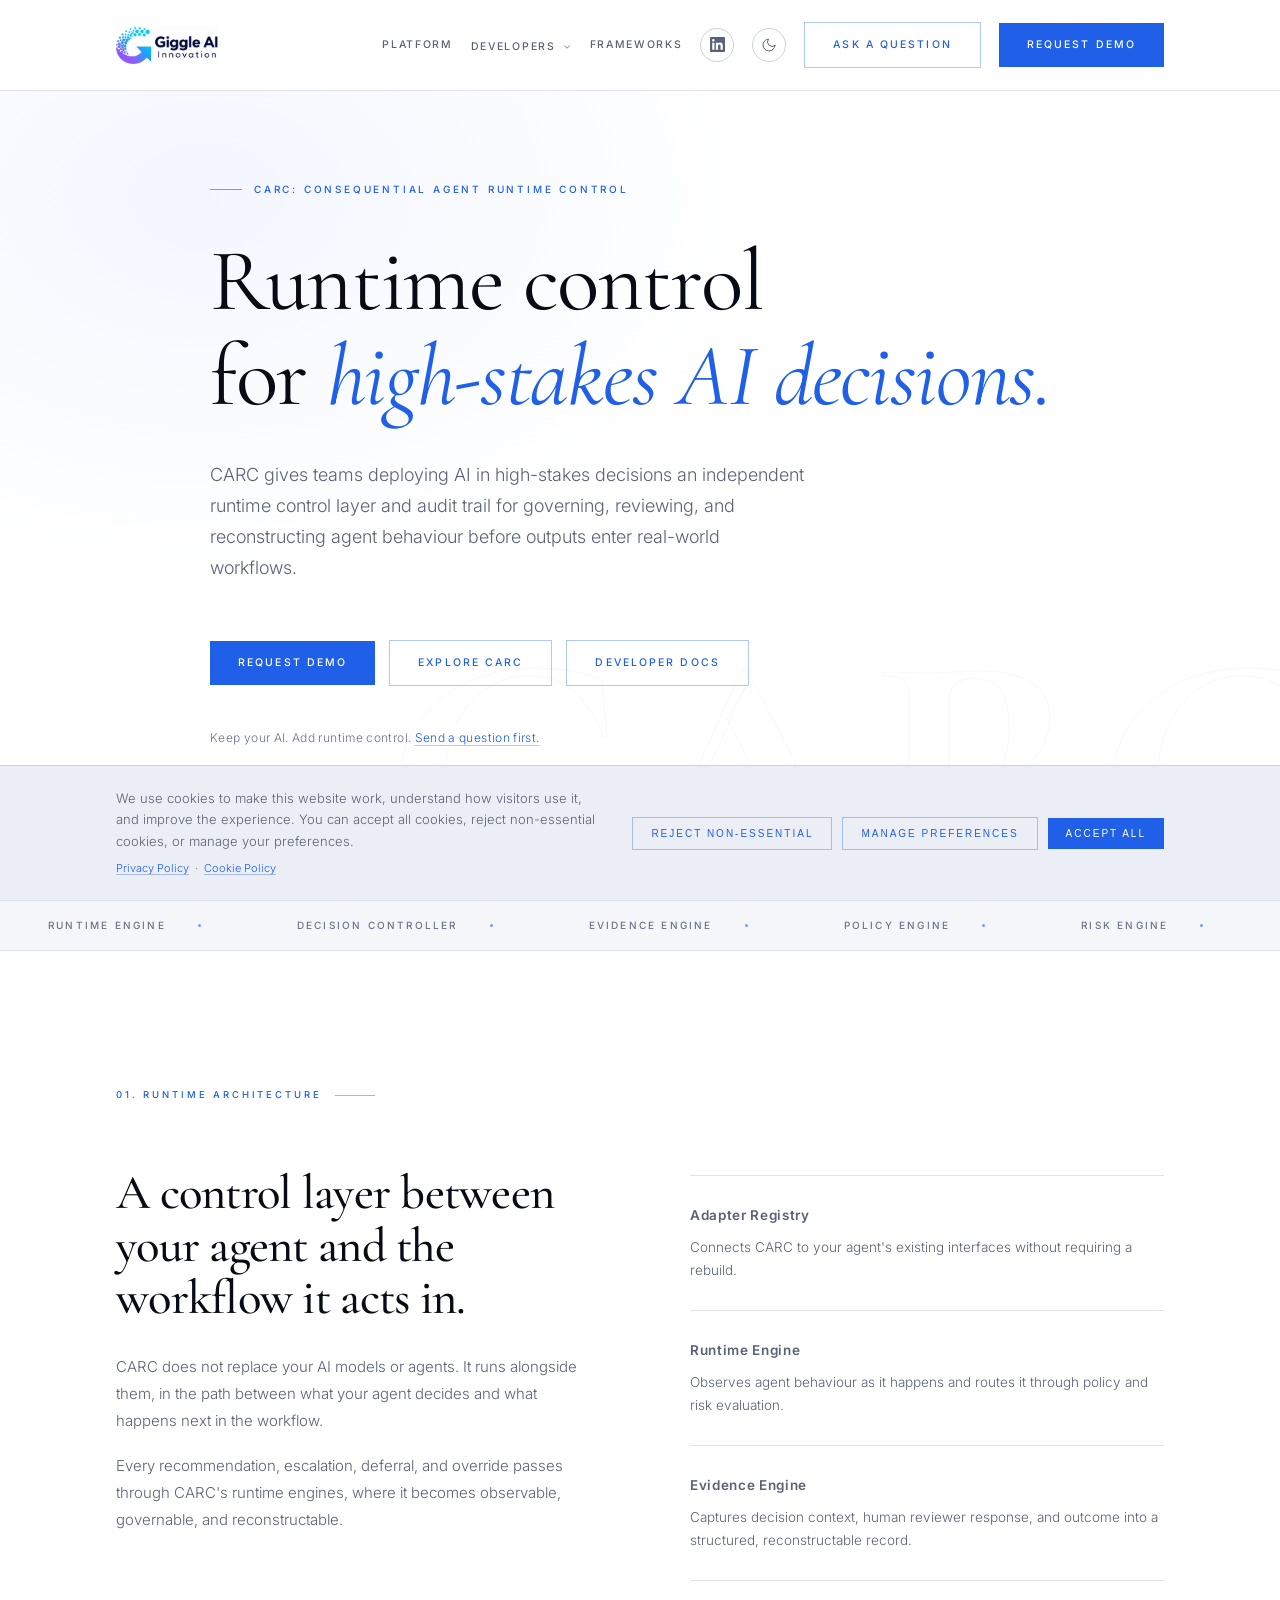
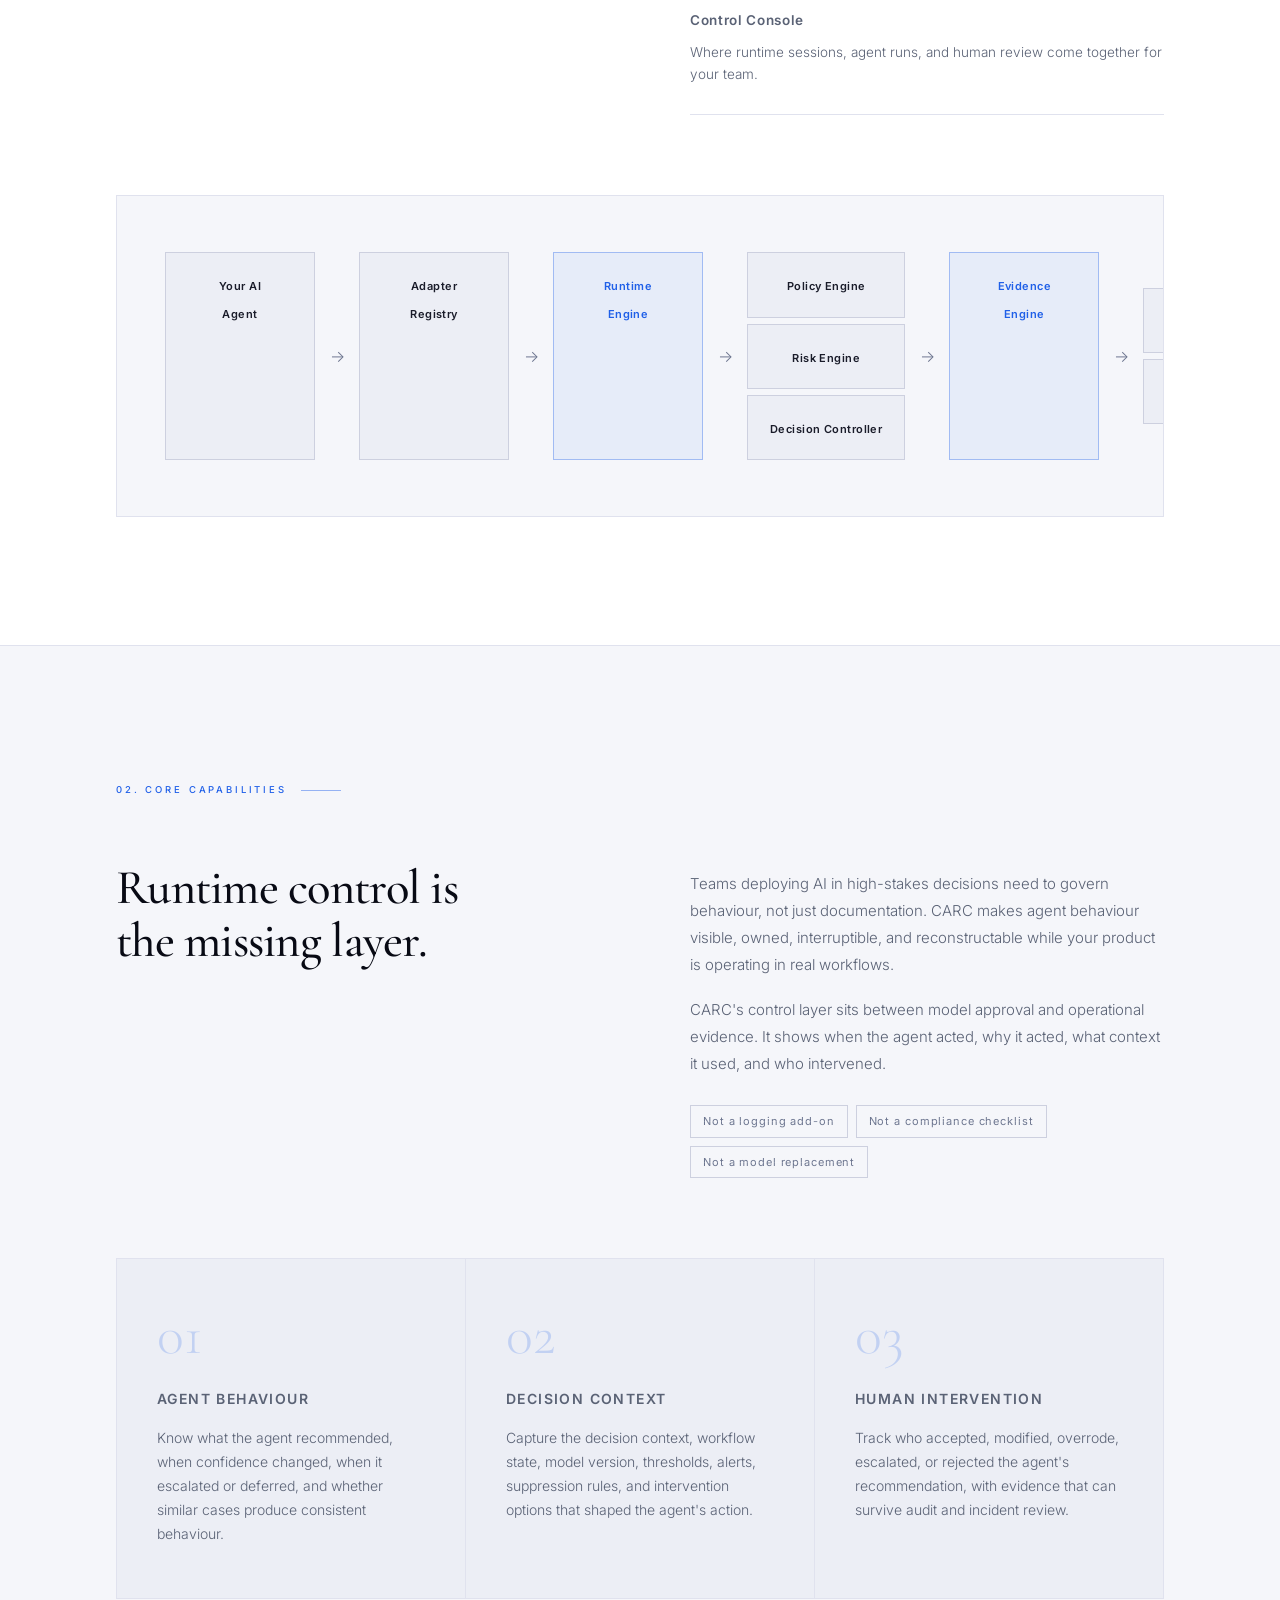
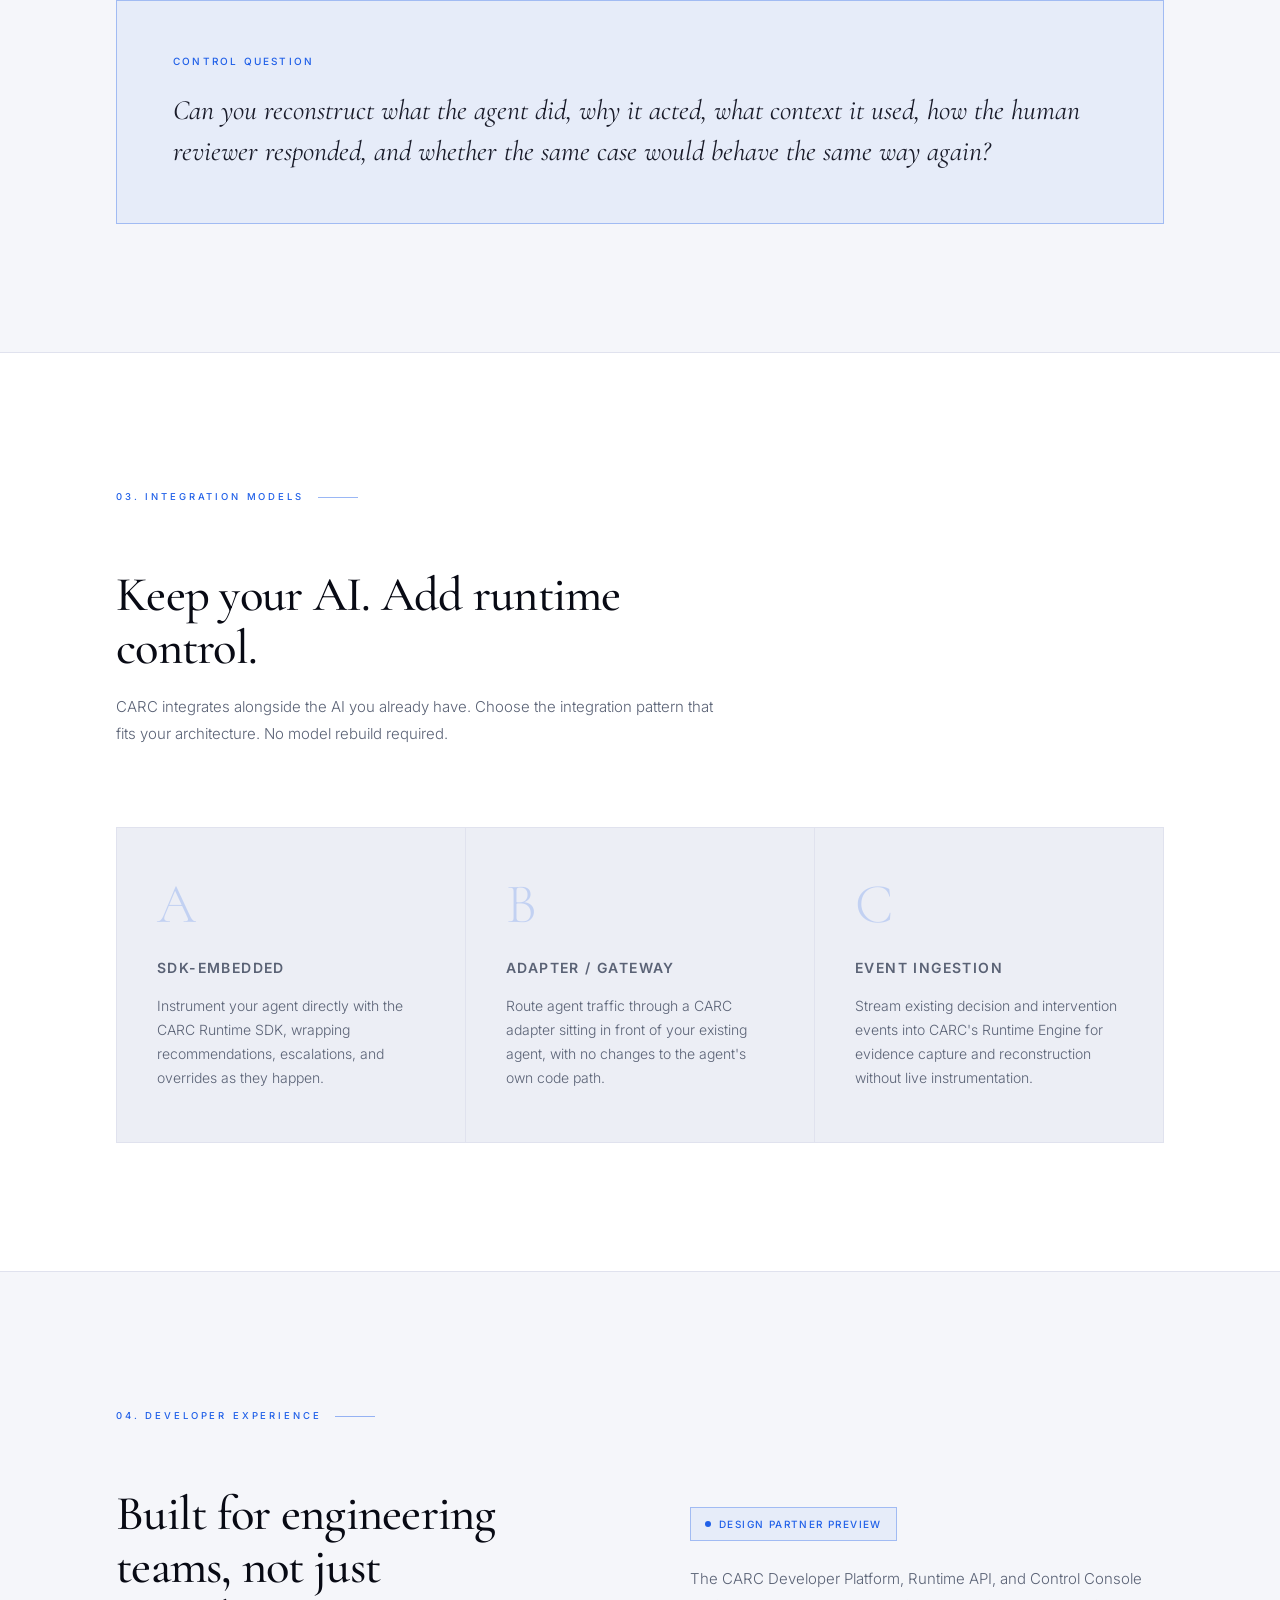
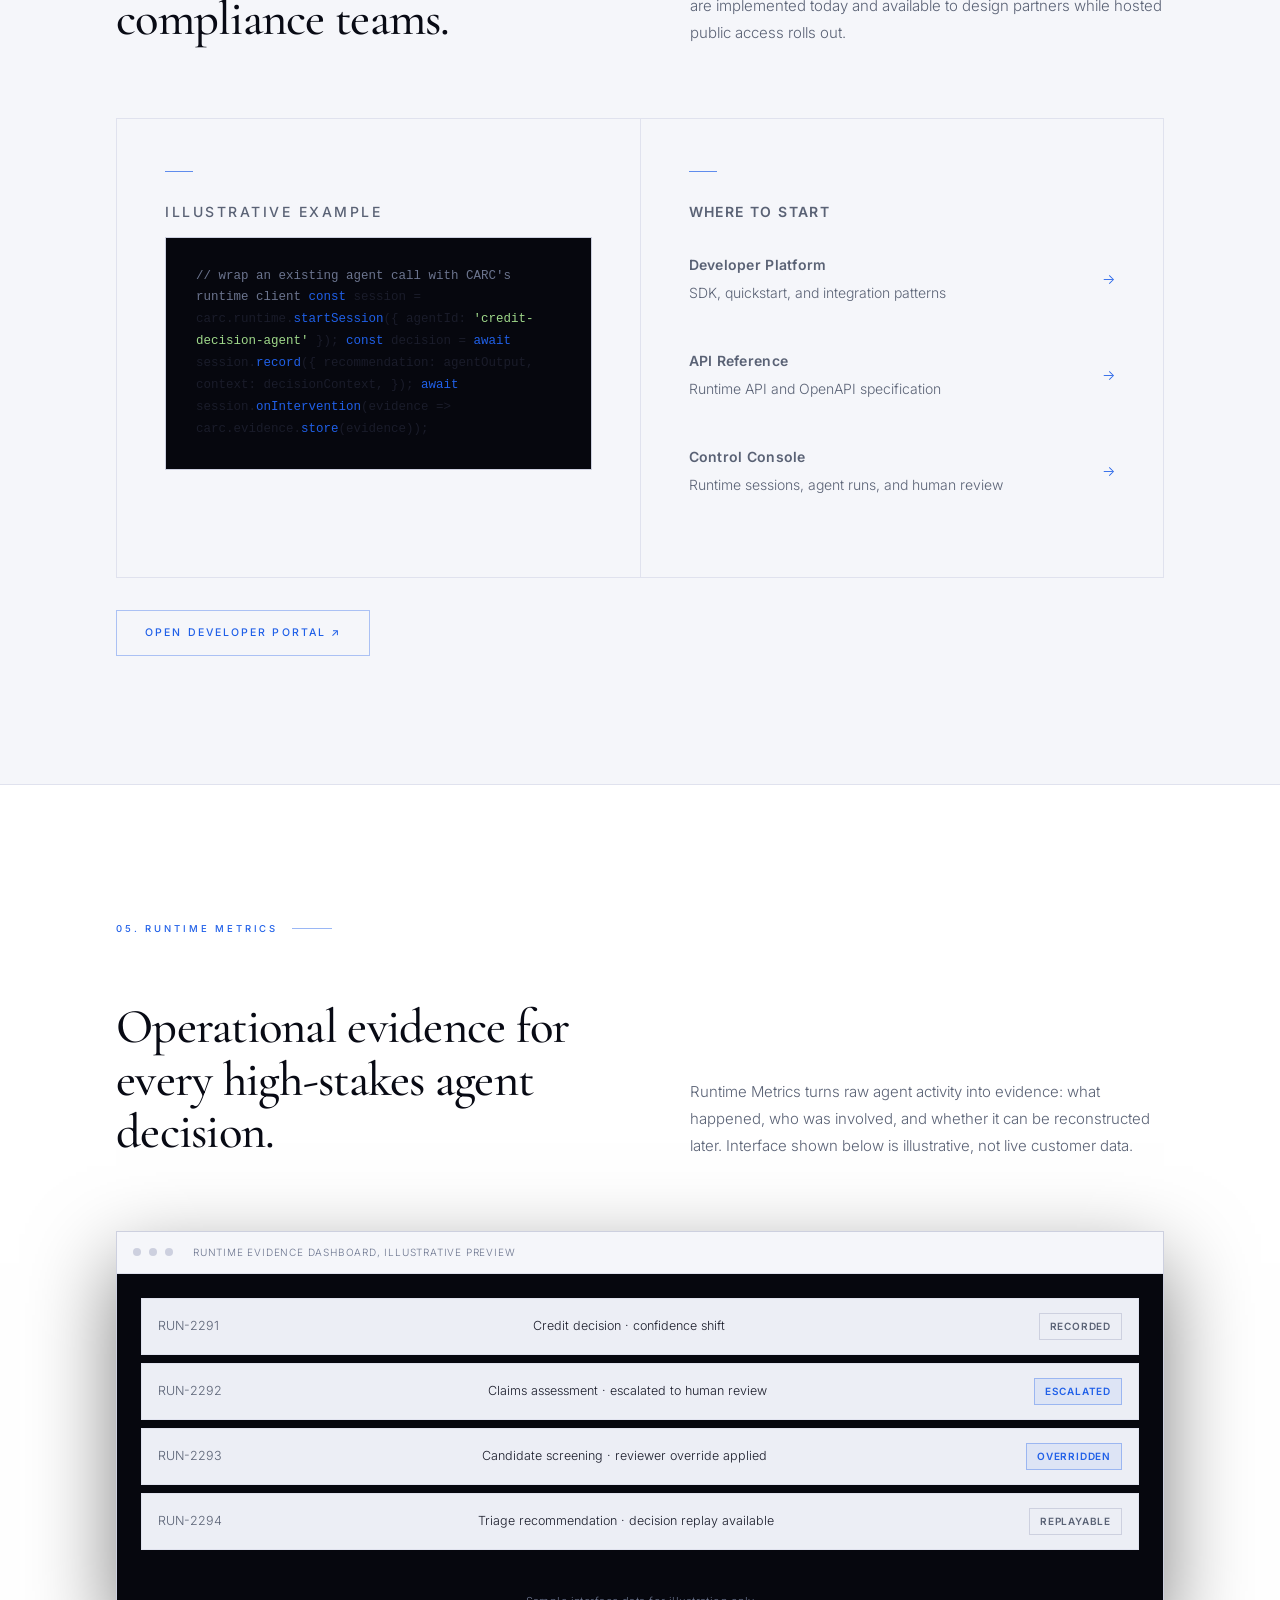
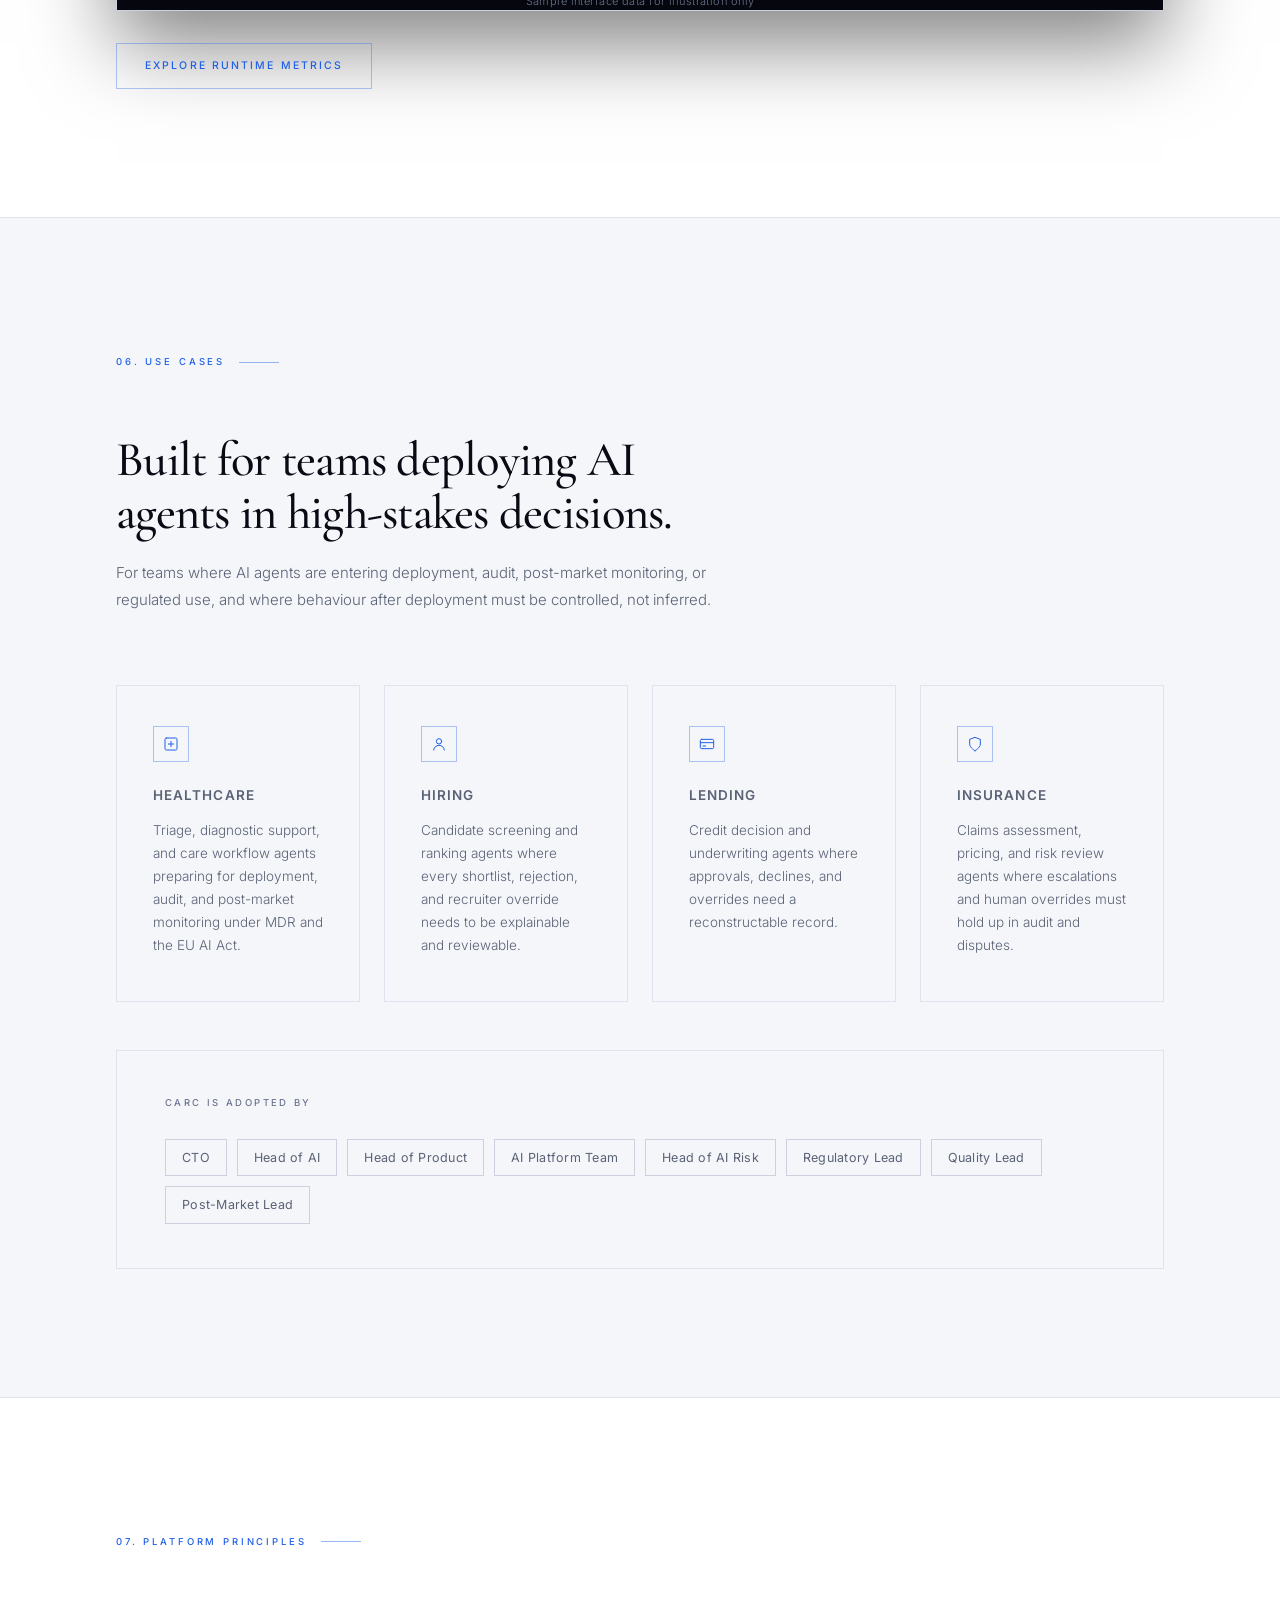
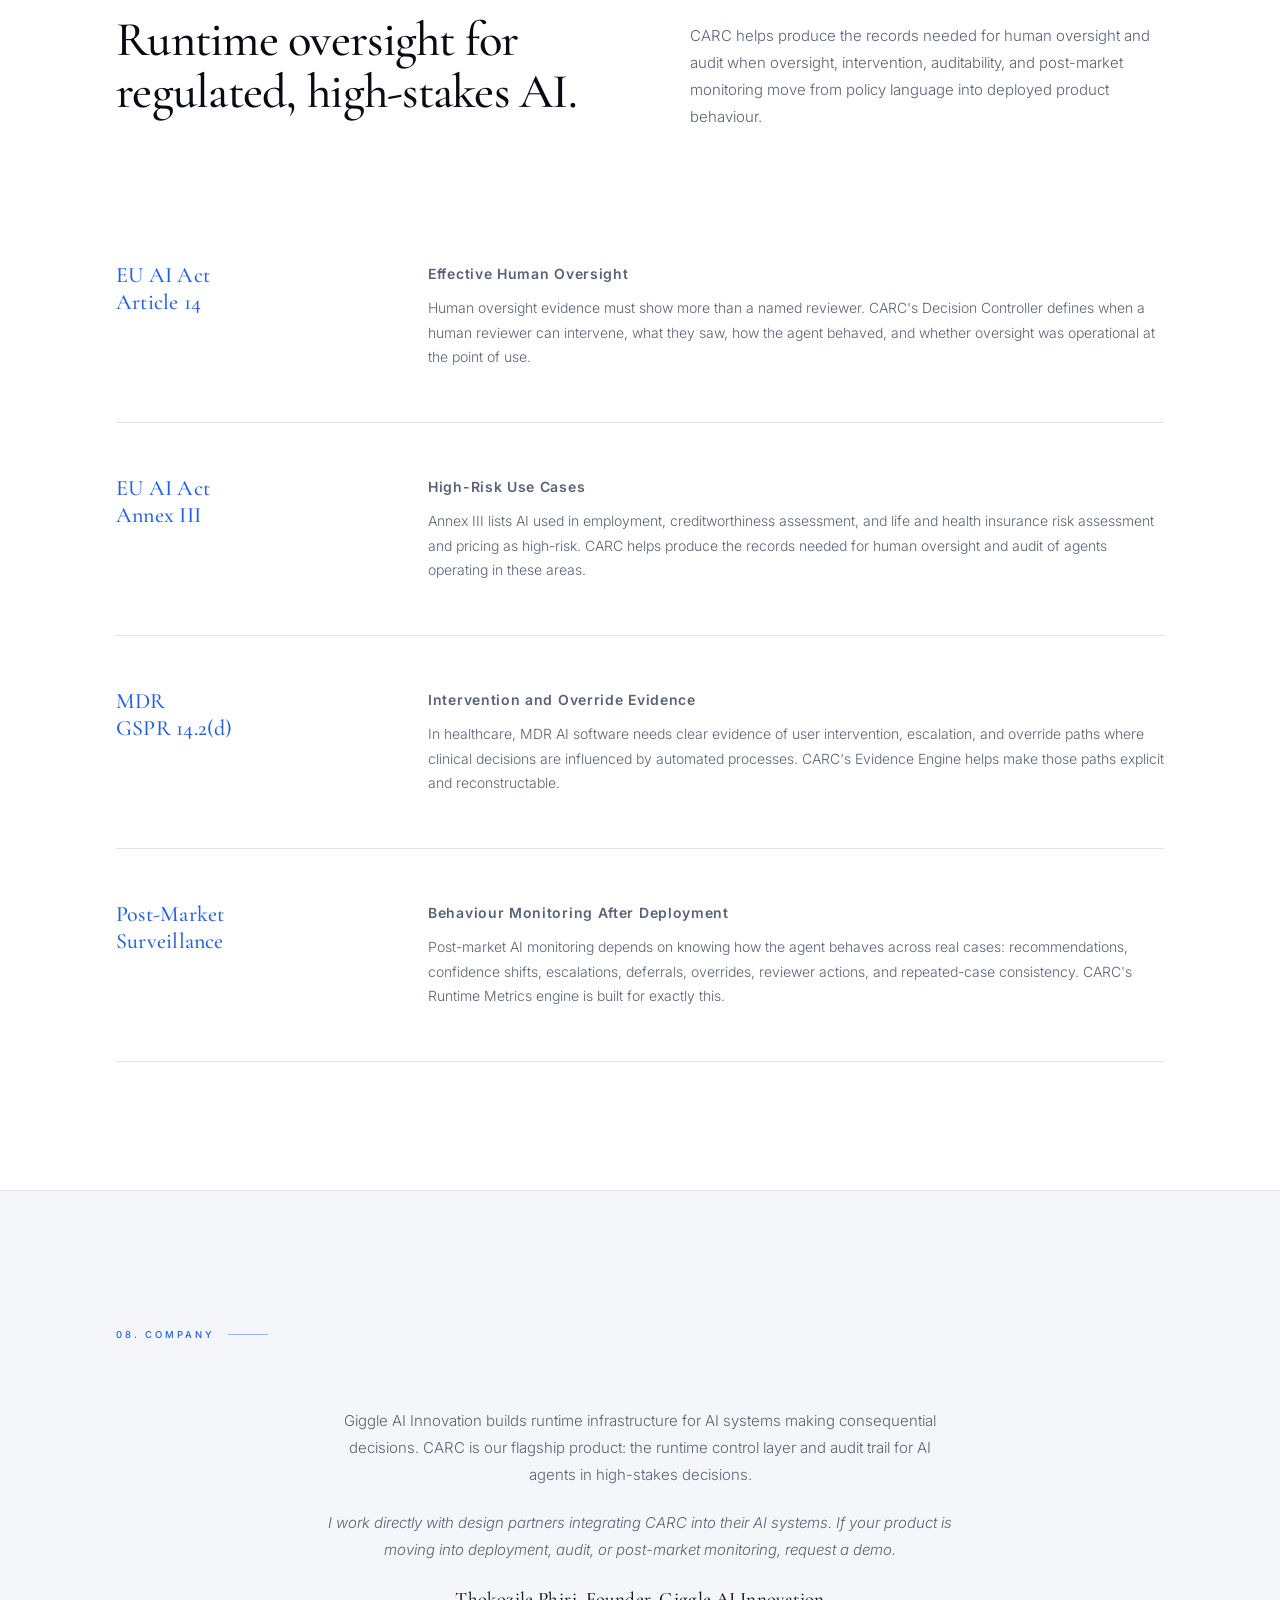
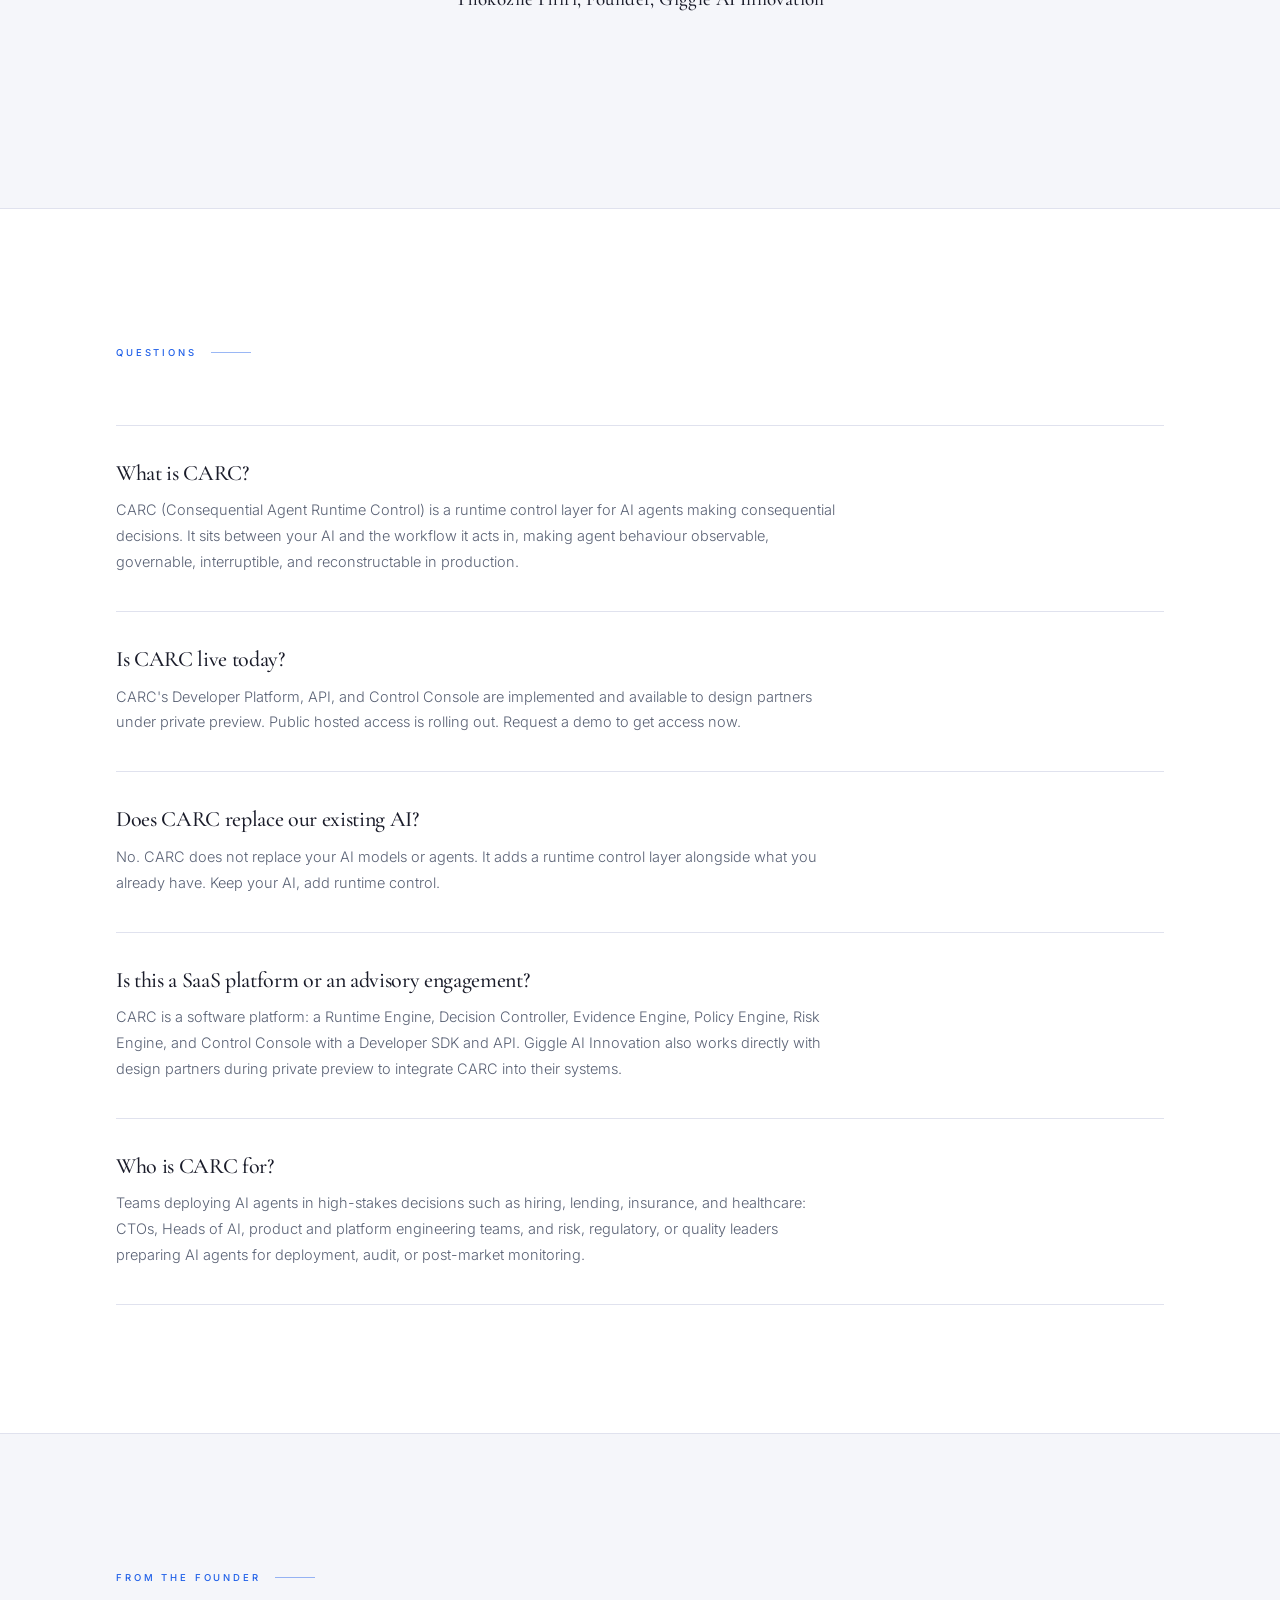
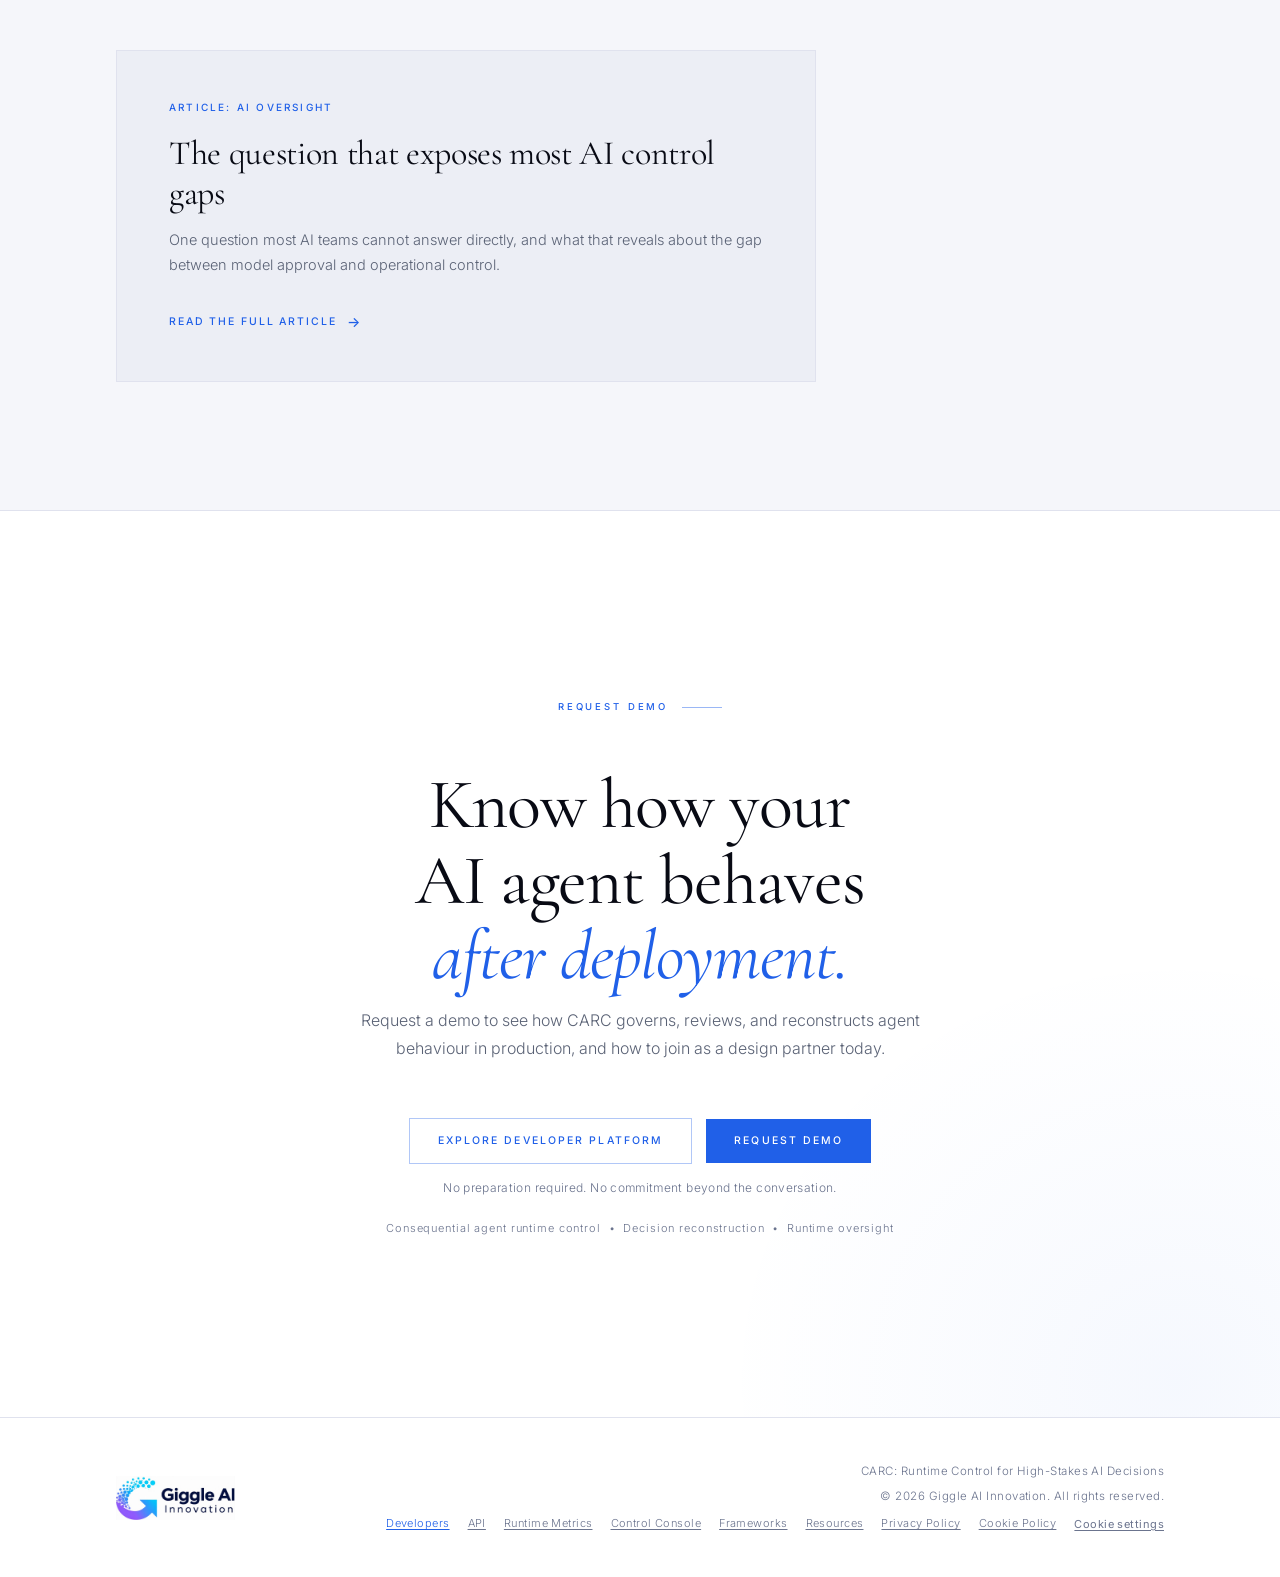
<file: index.html>
<!DOCTYPE html>
<html lang="en">
<head>
  <meta charset="UTF-8">
  <meta name="viewport" content="width=device-width, initial-scale=1.0">
  <meta name="description" content="CARC is the runtime control layer for AI agents making consequential decisions. It governs, reviews, and reconstructs agent behaviour before outputs enter real-world workflows. Built by Giggle AI Innovation.">
  <meta name="keywords" content="CARC, consequential agent runtime control, runtime control for AI agents, high-stakes AI decisions, AI audit trails, AI oversight, AI runtime monitoring, EU AI Act Annex III, EU AI Act high-risk AI, MDR AI software, AI auditability, human oversight AI, decision reconstruction">
  <title>CARC: Runtime Control for High-Stakes AI Decisions | Giggle AI Innovation</title>

  <link rel="preconnect" href="https://fonts.googleapis.com">
  <link rel="preconnect" href="https://fonts.gstatic.com" crossorigin>
  <link href="https://fonts.googleapis.com/css2?family=Cormorant+Garamond:ital,wght@0,300;0,400;0,500;0,600;1,300;1,400;1,500&amp;family=Inter:wght@300;400;500;600&amp;display=swap" rel="stylesheet">

  <link rel="icon" href="assets/icons/favicon.svg" type="image/svg+xml">
  <link rel="canonical" href="https://giggleaiinnovation.com">

  <!-- Open Graph -->
  <meta property="og:type"        content="website">
  <meta property="og:url"         content="https://giggleaiinnovation.com">
  <meta property="og:title"       content="CARC: Runtime Control for High-Stakes AI Decisions | Giggle AI Innovation">
  <meta property="og:description" content="An independent runtime control layer for governing, reviewing, and reconstructing agent behaviour before outputs enter real-world workflows.">
  <meta property="og:image"       content="https://giggleaiinnovation.com/assets/images/giggleaiinnovation-logo-dark.png">

  <!-- Twitter / X -->
  <meta name="twitter:card"        content="summary_large_image">
  <meta name="twitter:title"       content="CARC: Runtime Control for High-Stakes AI Decisions | Giggle AI Innovation">
  <meta name="twitter:description" content="An independent runtime control layer for governing, reviewing, and reconstructing agent behaviour before outputs enter real-world workflows.">
  <meta name="twitter:image"       content="https://giggleaiinnovation.com/assets/images/giggleaiinnovation-logo-dark.png">

  <link rel="stylesheet" href="assets/css/tokens.css">
  <link rel="stylesheet" href="assets/css/base.css">
  <link rel="stylesheet" href="assets/css/layout.css">
  <link rel="stylesheet" href="assets/css/components.css">
  <link rel="stylesheet" href="assets/css/utilities.css">
  <link rel="stylesheet" href="assets/css/themes.css">

  <!-- Structured Data: Organization -->
  <script type="application/ld+json">
  {
    "@context": "https://schema.org",
    "@type": "Organization",
    "name": "Giggle AI Innovation",
    "url": "https://giggleaiinnovation.com",
    "founder": {
      "@type": "Person",
      "name": "Thokozile Phiri"
    },
    "description": "Giggle AI Innovation builds runtime infrastructure for AI systems making consequential decisions. Its product, CARC, is the runtime control layer for AI agents in hiring, lending, insurance, healthcare, and other high-stakes decisions."
  }
  </script>

  <!-- Structured Data: Product -->
  <script type="application/ld+json">
  {
    "@context": "https://schema.org",
    "@type": "SoftwareApplication",
    "name": "CARC",
    "alternateName": "Consequential Agent Runtime Control",
    "applicationCategory": "DeveloperApplication",
    "operatingSystem": "Web",
    "description": "CARC is the runtime control layer for AI agents making consequential decisions. It governs, reviews, and reconstructs agent behaviour before outputs enter real-world workflows. Available to design partners under private preview.",
    "publisher": {
      "@type": "Organization",
      "name": "Giggle AI Innovation"
    }
  }
  </script>

  <!-- Structured Data: FAQ -->
  <script type="application/ld+json">
  {
    "@context": "https://schema.org",
    "@type": "FAQPage",
    "mainEntity": [
      {
        "@type": "Question",
        "name": "What is CARC?",
        "acceptedAnswer": {
          "@type": "Answer",
          "text": "CARC (Consequential Agent Runtime Control) is a runtime control layer for AI agents making consequential decisions. It sits between your AI and the workflow it acts in, making agent behaviour observable, governable, interruptible, and reconstructable in production."
        }
      },
      {
        "@type": "Question",
        "name": "Is CARC live today?",
        "acceptedAnswer": {
          "@type": "Answer",
          "text": "CARC's Developer Platform, API, and Control Console are implemented and available to design partners under private preview. Public hosted access is rolling out. Request a demo to get access now."
        }
      },
      {
        "@type": "Question",
        "name": "Does CARC replace our existing AI?",
        "acceptedAnswer": {
          "@type": "Answer",
          "text": "No. CARC does not replace your AI models or agents. It adds a runtime control layer alongside what you already have, so you can keep your AI and add runtime control rather than rebuild it."
        }
      },
      {
        "@type": "Question",
        "name": "Is CARC a SaaS platform or an advisory engagement?",
        "acceptedAnswer": {
          "@type": "Answer",
          "text": "CARC is a software platform: a Runtime Engine, Decision Controller, Evidence Engine, Policy Engine, Risk Engine, and Control Console with a Developer SDK and API. Giggle AI Innovation also works directly with design partners during private preview to integrate CARC into their AI systems."
        }
      },
      {
        "@type": "Question",
        "name": "Who is CARC for?",
        "acceptedAnswer": {
          "@type": "Answer",
          "text": "Teams deploying AI agents in high-stakes decisions such as hiring, lending, insurance, and healthcare: CTOs, Heads of AI, product and platform engineering teams, and risk, regulatory, or quality leaders preparing AI agents for deployment, audit, or post-market monitoring under the EU AI Act and sector rules such as MDR."
        }
      }
    ]
  }
  </script>
</head>
<body>

<a href="#main" class="skip-link">Skip to content</a>

<!-- ═══ NAV ════════════════════════════════════════════════════════════════════ -->
<nav id="nav">
  <div class="wrap">
    <div class="nav-flex">
      <a href="/" aria-label="Giggle AI Innovation home page">
        <img src="assets/images/giggleaiinnovation-logo-dark.png" alt="Giggle AI Innovation" class="nav-logo-img" id="navLogo">
      </a>
      <div class="nav-actions">
        <a href="index.html#architecture" class="nav-link">Platform</a>

        <div class="nav-dropdown">
          <button class="nav-dropdown-trigger" aria-expanded="false" aria-haspopup="true">
            Developers
            <svg viewBox="0 0 24 24"><polyline points="6 9 12 15 18 9"/></svg>
          </button>
          <div class="nav-dropdown-menu">
            <a href="developers.html" class="nav-dropdown-item" target="_blank" rel="noopener">
              <span class="nav-dropdown-item-title">Developer Platform</span>
              <span class="nav-dropdown-item-desc">SDK, quickstart, integration patterns</span>
            </a>
            <a href="api.html" class="nav-dropdown-item">
              <span class="nav-dropdown-item-title">API Reference</span>
              <span class="nav-dropdown-item-desc">Runtime API and OpenAPI specification</span>
            </a>
            <a href="runtime-metrics.html" class="nav-dropdown-item">
              <span class="nav-dropdown-item-title">Runtime Metrics</span>
              <span class="nav-dropdown-item-desc">Evidence dashboard and Decision Replay</span>
            </a>
            <a href="control-console.html" class="nav-dropdown-item">
              <span class="nav-dropdown-item-title">Control Console</span>
              <span class="nav-dropdown-item-desc">Runtime sessions and human review</span>
            </a>
          </div>
        </div>

        <a href="frameworks.html" class="nav-link">Frameworks</a>

        <a href="https://www.linkedin.com/company/giggle-ai-innovation" target="_blank" rel="noopener" class="social-link" aria-label="Giggle AI Innovation on LinkedIn">
          <svg viewBox="0 0 24 24" xmlns="http://www.w3.org/2000/svg"><path d="M20.447 20.452h-3.554v-5.569c0-1.328-.027-3.037-1.852-3.037-1.853 0-2.136 1.445-2.136 2.939v5.667H9.351V9h3.414v1.561h.046c.477-.9 1.637-1.85 3.37-1.85 3.601 0 4.267 2.37 4.267 5.455v6.286zM5.337 7.433a2.062 2.062 0 0 1-2.063-2.065 2.064 2.064 0 1 1 2.063 2.065zm1.782 13.019H3.555V9h3.564v11.452zM22.225 0H1.771C.792 0 0 .774 0 1.729v20.542C0 23.227.792 24 1.771 24h20.451C23.2 24 24 23.227 24 22.271V1.729C24 .774 23.2 0 22.222 0h.003z"/></svg>
        </a>
        <button id="themeToggle" class="theme-toggle" aria-label="Toggle colour theme">
          <svg class="icon-sun" viewBox="0 0 24 24"><circle cx="12" cy="12" r="4"/><line x1="12" y1="2" x2="12" y2="4"/><line x1="12" y1="20" x2="12" y2="22"/><line x1="4.22" y1="4.22" x2="5.64" y2="5.64"/><line x1="18.36" y1="18.36" x2="19.78" y2="19.78"/><line x1="2" y1="12" x2="4" y2="12"/><line x1="20" y1="12" x2="22" y2="12"/><line x1="4.22" y1="19.78" x2="5.64" y2="18.36"/><line x1="18.36" y1="5.64" x2="19.78" y2="4.22"/></svg>
          <svg class="icon-moon" viewBox="0 0 24 24"><path d="M21 12.79A9 9 0 1 1 11.21 3 7 7 0 0 0 21 12.79z"/></svg>
        </button>
        <a href="mailto:info@giggleaiinnovation.com?subject=CARC%20Question" class="btn btn-outline nav-ask">Ask a Question</a>
        <a href="#contact-sales" data-contact-sales-open aria-haspopup="dialog" class="btn btn-gold">Request Demo</a>
      </div>
    </div>
  </div>
</nav>


<main id="main">
<!-- ═══ HERO ═══════════════════════════════════════════════════════════════════ -->
<section id="hero">
  <div class="wrap">
    <div class="hero-inner">
      <p class="eyebrow">CARC: Consequential Agent Runtime Control</p>
      <h1 class="hero-h1">
        Runtime control<br>
        for <em>high-stakes AI decisions.</em>
      </h1>
      <p class="hero-sub">
        CARC gives teams deploying AI in high-stakes decisions an independent runtime control layer and audit trail for governing,
        reviewing, and reconstructing agent behaviour before outputs enter real-world workflows.
      </p>
      <div class="hero-actions">
        <div class="cta-pair">
          <a href="#contact-sales" data-contact-sales-open aria-haspopup="dialog" class="btn btn-gold">Request Demo</a>
          <a href="#architecture" class="btn btn-outline">Explore CARC</a>
          <a href="developers.html" class="btn btn-outline">Developer Docs</a>
        </div>
        <p class="cta-microcopy">Keep your AI. Add runtime control. <a href="mailto:info@giggleaiinnovation.com?subject=CARC%20Question">Send a question first.</a></p>
      </div>
    </div>
  </div>
  <div class="hero-watermark" aria-hidden="true">CARC</div>
</section>


<!-- ═══ TICKER ══════════════════════════════════════════════════════════════════ -->
<div class="ticker-wrap" aria-hidden="true">
  <div class="ticker-track">
    <span class="ticker-item">Runtime Engine <span class="ticker-dot"></span></span>
    <span class="ticker-item">Decision Controller <span class="ticker-dot"></span></span>
    <span class="ticker-item">Evidence Engine <span class="ticker-dot"></span></span>
    <span class="ticker-item">Policy Engine <span class="ticker-dot"></span></span>
    <span class="ticker-item">Risk Engine <span class="ticker-dot"></span></span>
    <span class="ticker-item">Agent Registry <span class="ticker-dot"></span></span>
    <span class="ticker-item">Adapter Registry <span class="ticker-dot"></span></span>
    <span class="ticker-item">Decision Replay <span class="ticker-dot"></span></span>
    <span class="ticker-item">Runtime Metrics <span class="ticker-dot"></span></span>
    <span class="ticker-item">Developer SDK <span class="ticker-dot"></span></span>
    <span class="ticker-item">Runtime Engine <span class="ticker-dot"></span></span>
    <span class="ticker-item">Decision Controller <span class="ticker-dot"></span></span>
    <span class="ticker-item">Evidence Engine <span class="ticker-dot"></span></span>
    <span class="ticker-item">Policy Engine <span class="ticker-dot"></span></span>
    <span class="ticker-item">Risk Engine <span class="ticker-dot"></span></span>
    <span class="ticker-item">Agent Registry <span class="ticker-dot"></span></span>
    <span class="ticker-item">Adapter Registry <span class="ticker-dot"></span></span>
    <span class="ticker-item">Decision Replay <span class="ticker-dot"></span></span>
    <span class="ticker-item">Runtime Metrics <span class="ticker-dot"></span></span>
    <span class="ticker-item">Developer SDK <span class="ticker-dot"></span></span>
  </div>
</div>


<!-- ═══ RUNTIME ARCHITECTURE ═══════════════════════════════════════════════════ -->
<section class="section" id="architecture">
  <div class="wrap">
    <p class="sec-label">01. Runtime Architecture</p>

    <div class="problem-grid">
      <div class="problem-body r">
        <h2 class="problem-h2">A control layer between your agent and the workflow it acts in.</h2>
        <p>CARC does not replace your AI models or agents. It runs alongside them, in the path between what your agent decides and what happens next in the workflow.</p>
        <p>Every recommendation, escalation, deferral, and override passes through CARC's runtime engines, where it becomes observable, governable, and reconstructable.</p>
      </div>
      <div class="problem-list r r-d1">
        <div class="problem-item">
          <p class="problem-item-title">Adapter Registry</p>
          <p>Connects CARC to your agent's existing interfaces without requiring a rebuild.</p>
        </div>
        <div class="problem-item">
          <p class="problem-item-title">Runtime Engine</p>
          <p>Observes agent behaviour as it happens and routes it through policy and risk evaluation.</p>
        </div>
        <div class="problem-item">
          <p class="problem-item-title">Evidence Engine</p>
          <p>Captures decision context, human reviewer response, and outcome into a structured, reconstructable record.</p>
        </div>
        <div class="problem-item">
          <p class="problem-item-title">Control Console</p>
          <p>Where runtime sessions, agent runs, and human review come together for your team.</p>
        </div>
      </div>
    </div>

    <div class="arch-diagram r" style="margin-top:80px;" role="img" aria-label="CARC runtime architecture: Your AI Agent connects through the Adapter Registry to the Runtime Engine, which coordinates the Policy Engine, Risk Engine, and Decision Controller, feeding the Evidence Engine, Decision Replay, and Runtime Metrics, surfaced in the Control Console.">
      <div class="arch-row">
        <div class="arch-node"><span class="arch-node-label">Your AI<br>Agent</span></div>
        <div class="arch-connector">&rarr;</div>
        <div class="arch-node"><span class="arch-node-label">Adapter<br>Registry</span></div>
        <div class="arch-connector">&rarr;</div>
        <div class="arch-node arch-node--accent"><span class="arch-node-label">Runtime<br>Engine</span></div>
        <div class="arch-connector">&rarr;</div>
        <div class="arch-stack">
          <div class="arch-node"><span class="arch-node-label">Policy Engine</span></div>
          <div class="arch-node"><span class="arch-node-label">Risk Engine</span></div>
          <div class="arch-node"><span class="arch-node-label">Decision Controller</span></div>
        </div>
        <div class="arch-connector">&rarr;</div>
        <div class="arch-node arch-node--accent"><span class="arch-node-label">Evidence<br>Engine</span></div>
        <div class="arch-connector">&rarr;</div>
        <div class="arch-stack">
          <div class="arch-node"><span class="arch-node-label">Decision Replay</span></div>
          <div class="arch-node"><span class="arch-node-label">Runtime Metrics</span></div>
        </div>
        <div class="arch-connector">&rarr;</div>
        <div class="arch-node"><span class="arch-node-label">Control<br>Console</span></div>
      </div>
    </div>
  </div>
</section>


<!-- ═══ CORE CAPABILITIES ══════════════════════════════════════════════════════ -->
<section class="section section--surface" id="capabilities">
  <div class="wrap">
    <p class="sec-label">02. Core Capabilities</p>

    <div class="what-intro">
      <h2 class="what-h2 r">
        Runtime control is<br>
        the missing layer.
      </h2>
      <div class="what-body r r-d1">
        <p>Teams deploying AI in high-stakes decisions need to govern behaviour, not just documentation. CARC makes agent behaviour visible, owned, interruptible, and reconstructable while your product is operating in real workflows.</p>
        <p>CARC's control layer sits between model approval and operational evidence. It shows when the agent acted, why it acted, what context it used, and who intervened.</p>
        <div class="not-tags">
          <span class="not-tag">Not a logging add-on</span>
          <span class="not-tag">Not a compliance checklist</span>
          <span class="not-tag">Not a model replacement</span>
        </div>
      </div>
    </div>

    <div class="pillars">
      <div class="pillar r">
        <span class="pillar-n">01</span>
        <p class="pillar-title">Agent Behaviour</p>
        <p>Know what the agent recommended, when confidence changed, when it escalated or deferred, and whether similar cases produce consistent behaviour.</p>
      </div>
      <div class="pillar r r-d1">
        <span class="pillar-n">02</span>
        <p class="pillar-title">Decision Context</p>
        <p>Capture the decision context, workflow state, model version, thresholds, alerts, suppression rules, and intervention options that shaped the agent's action.</p>
      </div>
      <div class="pillar r r-d2">
        <span class="pillar-n">03</span>
        <p class="pillar-title">Human Intervention</p>
        <p>Track who accepted, modified, overrode, escalated, or rejected the agent's recommendation, with evidence that can survive audit and incident review.</p>
      </div>
    </div>

    <div class="control-principle r">
      <span class="control-principle-label">Control Question</span>
      <blockquote>
        Can you reconstruct what the agent did, why it acted, what context it used,
        how the human reviewer responded, and whether the same case would behave the same way again?
      </blockquote>
    </div>

  </div>
</section>


<!-- ═══ INTEGRATION MODELS ═════════════════════════════════════════════════════ -->
<section class="section" id="integration">
  <div class="wrap">
    <p class="sec-label">03. Integration Models</p>

    <div class="steps-header r">
      <h2 class="steps-h2">Keep your AI. Add runtime control.</h2>
      <p class="steps-sub">CARC integrates alongside the AI you already have. Choose the integration pattern that fits your architecture. No model rebuild required.</p>
    </div>

    <div class="pillars">
      <div class="pillar r">
        <span class="pillar-n">A</span>
        <p class="pillar-title">SDK-Embedded</p>
        <p>Instrument your agent directly with the CARC Runtime SDK, wrapping recommendations, escalations, and overrides as they happen.</p>
      </div>
      <div class="pillar r r-d1">
        <span class="pillar-n">B</span>
        <p class="pillar-title">Adapter / Gateway</p>
        <p>Route agent traffic through a CARC adapter sitting in front of your existing agent, with no changes to the agent's own code path.</p>
      </div>
      <div class="pillar r r-d2">
        <span class="pillar-n">C</span>
        <p class="pillar-title">Event Ingestion</p>
        <p>Stream existing decision and intervention events into CARC's Runtime Engine for evidence capture and reconstruction without live instrumentation.</p>
      </div>
    </div>
  </div>
</section>


<!-- ═══ DEVELOPER EXPERIENCE ═══════════════════════════════════════════════════ -->
<section class="section section--surface" id="developers">
  <div class="wrap">
    <p class="sec-label">04. Developer Experience</p>

    <div class="deliv-header">
      <h2 class="deliv-h2 r">Built for engineering teams, not just compliance teams.</h2>
      <p class="deliv-sub r r-d1">
        <span class="status-badge">Design Partner Preview</span><br>
        The CARC Developer Platform, Runtime API, and Control Console are implemented today and available to design partners while hosted public access rolls out.
      </p>
    </div>

    <div class="capability-grid--2col" style="display:grid; gap:1px; background:var(--border); border:1px solid var(--border); margin-bottom:1px;">
      <div class="deliv-card r">
        <p class="code-label">Illustrative example</p>
        <div class="code-block"><span class="cm">// wrap an existing agent call with CARC's runtime client</span>
<span class="kw">const</span> session = carc.runtime.<span class="kw">startSession</span>({ agentId: <span class="str">'credit-decision-agent'</span> });

<span class="kw">const</span> decision = <span class="kw">await</span> session.<span class="kw">record</span>({
  recommendation: agentOutput,
  context: decisionContext,
});

<span class="kw">await</span> session.<span class="kw">onIntervention</span>(evidence => carc.evidence.<span class="kw">store</span>(evidence));</div>
      </div>
      <div class="deliv-card r r-d1">
        <p class="deliv-card-title">Where to start</p>
        <div class="doc-link-row" style="padding:16px 0; border:none; background:none;">
          <div><p class="doc-link-title">Developer Platform</p><p class="doc-link-desc">SDK, quickstart, and integration patterns</p></div>
          <a href="developers.html" class="doc-link-arrow" aria-label="Developer Platform">&rarr;</a>
        </div>
        <div class="doc-link-row" style="padding:16px 0; border:none; background:none;">
          <div><p class="doc-link-title">API Reference</p><p class="doc-link-desc">Runtime API and OpenAPI specification</p></div>
          <a href="api.html" class="doc-link-arrow" aria-label="API Reference">&rarr;</a>
        </div>
        <div class="doc-link-row" style="padding:16px 0; border:none; background:none;">
          <div><p class="doc-link-title">Control Console</p><p class="doc-link-desc">Runtime sessions, agent runs, and human review</p></div>
          <a href="control-console.html" class="doc-link-arrow" aria-label="Control Console">&rarr;</a>
        </div>
      </div>
    </div>

    <div class="cta-pair r" style="margin-top:32px;">
      <a href="#" data-config-url="developerPortalUrl" data-config-hide-if-missing target="_blank" rel="noopener" class="btn btn-outline">Open Developer Portal &#8599;</a>
      <a href="#" data-config-url="githubUrl" data-config-hide-if-missing target="_blank" rel="noopener" class="btn btn-outline">GitHub</a>
    </div>
  </div>
</section>


<!-- ═══ RUNTIME METRICS ════════════════════════════════════════════════════════ -->
<section class="section" id="metrics">
  <div class="wrap">
    <p class="sec-label">05. Runtime Metrics</p>

    <div class="deliv-header">
      <h2 class="deliv-h2 r">Operational evidence for every high-stakes agent decision.</h2>
      <p class="deliv-sub r r-d1">Runtime Metrics turns raw agent activity into evidence: what happened, who was involved, and whether it can be reconstructed later. Interface shown below is illustrative, not live customer data.</p>
    </div>

    <div class="ui-preview-frame r">
      <div class="ui-preview-chrome">
        <span class="ui-preview-dot"></span><span class="ui-preview-dot"></span><span class="ui-preview-dot"></span>
        <span class="ui-preview-label">Runtime Evidence Dashboard, Illustrative Preview</span>
      </div>
      <div class="ui-preview-body">
        <div class="ui-row"><span class="ui-row-id">RUN-2291</span><span>Credit decision &middot; confidence shift</span><span class="ui-row-status">Recorded</span></div>
        <div class="ui-row"><span class="ui-row-id">RUN-2292</span><span>Claims assessment &middot; escalated to human review</span><span class="ui-row-status ui-row-status--flag">Escalated</span></div>
        <div class="ui-row"><span class="ui-row-id">RUN-2293</span><span>Candidate screening &middot; reviewer override applied</span><span class="ui-row-status ui-row-status--flag">Overridden</span></div>
        <div class="ui-row"><span class="ui-row-id">RUN-2294</span><span>Triage recommendation &middot; decision replay available</span><span class="ui-row-status">Replayable</span></div>
      </div>
      <p class="ui-preview-note">Sample interface data for illustration only</p>
    </div>

    <div class="cta-pair r" style="margin-top:32px;">
      <a href="runtime-metrics.html" class="btn btn-outline">Explore Runtime Metrics</a>
    </div>
  </div>
</section>


<!-- ═══ USE CASES ══════════════════════════════════════════════════════════════ -->
<section class="section section--surface" id="use-cases">
  <div class="wrap">
    <p class="sec-label">06. Use Cases</p>

    <div class="who-intro r">
      <h2 class="who-h2">Built for teams deploying AI agents in high-stakes decisions.</h2>
      <p class="who-sub">For teams where AI agents are entering deployment, audit, post-market monitoring, or regulated use, and where behaviour after deployment must be controlled, not inferred.</p>
    </div>

    <div class="who-grid who-grid--4">
      <div class="who-card r">
        <div class="who-icon">
          <svg viewBox="0 0 24 24" aria-hidden="true">
            <rect x="3" y="3" width="18" height="18" rx="2"/>
            <path d="M12 8v8M8 12h8"/>
          </svg>
        </div>
        <p class="who-card-title">Healthcare</p>
        <p>Triage, diagnostic support, and care workflow agents preparing for deployment, audit, and post-market monitoring under MDR and the EU AI Act.</p>
      </div>
      <div class="who-card r r-d1">
        <div class="who-icon">
          <svg viewBox="0 0 24 24" aria-hidden="true">
            <circle cx="12" cy="8" r="4"/>
            <path d="M4 21c0-4 4-7 8-7s8 3 8 7"/>
          </svg>
        </div>
        <p class="who-card-title">Hiring</p>
        <p>Candidate screening and ranking agents where every shortlist, rejection, and recruiter override needs to be explainable and reviewable.</p>
      </div>
      <div class="who-card r r-d2">
        <div class="who-icon">
          <svg viewBox="0 0 24 24" aria-hidden="true">
            <rect x="2" y="5" width="20" height="14" rx="2"/>
            <path d="M2 10h20M6 15h4"/>
          </svg>
        </div>
        <p class="who-card-title">Lending</p>
        <p>Credit decision and underwriting agents where approvals, declines, and overrides need a reconstructable record.</p>
      </div>
      <div class="who-card r r-d3">
        <div class="who-icon">
          <svg viewBox="0 0 24 24" aria-hidden="true">
            <path d="M12 22s8-4 8-10V5l-8-3-8 3v7c0 6 8 10 8 10z"/>
          </svg>
        </div>
        <p class="who-card-title">Insurance</p>
        <p>Claims assessment, pricing, and risk review agents where escalations and human overrides must hold up in audit and disputes.</p>
      </div>
    </div>

    <div class="who-roles r">
      <span class="who-roles-label">CARC is adopted by</span>
      <div class="roles">
        <span class="role">CTO</span>
        <span class="role">Head of AI</span>
        <span class="role">Head of Product</span>
        <span class="role">AI Platform Team</span>
        <span class="role">Head of AI Risk</span>
        <span class="role">Regulatory Lead</span>
        <span class="role">Quality Lead</span>
        <span class="role">Post-Market Lead</span>
      </div>
    </div>

  </div>
</section>


<!-- ═══ PLATFORM PRINCIPLES ════════════════════════════════════════════════════ -->
<section class="section" id="principles">
  <div class="wrap">
    <p class="sec-label">07. Platform Principles</p>

    <div class="reg-intro">
      <h2 class="reg-h2 r">Runtime oversight for regulated, high-stakes AI.</h2>
      <p class="reg-sub r r-d1">CARC helps produce the records needed for human oversight and audit when oversight, intervention, auditability, and post-market monitoring move from policy language into deployed product behaviour.</p>
    </div>

    <div class="reg-row r">
      <div class="reg-ref">EU AI Act<br>Article 14</div>
      <div class="reg-detail">
        <p class="reg-detail-title">Effective Human Oversight</p>
        <p>Human oversight evidence must show more than a named reviewer. CARC's Decision Controller defines when a human reviewer can intervene, what they saw, how the agent behaved, and whether oversight was operational at the point of use.</p>
      </div>
    </div>

    <div class="reg-row r">
      <div class="reg-ref">EU AI Act<br>Annex III</div>
      <div class="reg-detail">
        <p class="reg-detail-title">High-Risk Use Cases</p>
        <p>Annex III lists AI used in employment, creditworthiness assessment, and life and health insurance risk assessment and pricing as high-risk. CARC helps produce the records needed for human oversight and audit of agents operating in these areas.</p>
      </div>
    </div>

    <div class="reg-row r">
      <div class="reg-ref">MDR<br>GSPR 14.2(d)</div>
      <div class="reg-detail">
        <p class="reg-detail-title">Intervention and Override Evidence</p>
        <p>In healthcare, MDR AI software needs clear evidence of user intervention, escalation, and override paths where clinical decisions are influenced by automated processes. CARC's Evidence Engine helps make those paths explicit and reconstructable.</p>
      </div>
    </div>

    <div class="reg-row r">
      <div class="reg-ref">Post-Market<br>Surveillance</div>
      <div class="reg-detail">
        <p class="reg-detail-title">Behaviour Monitoring After Deployment</p>
        <p>Post-market AI monitoring depends on knowing how the agent behaves across real cases: recommendations, confidence shifts, escalations, deferrals, overrides, reviewer actions, and repeated-case consistency. CARC's Runtime Metrics engine is built for exactly this.</p>
      </div>
    </div>

  </div>
</section>


<!-- ═══ COMPANY ═════════════════════════════════════════════════════════════════ -->
<section class="section section--surface" id="company">
  <div class="wrap">
    <p class="sec-label">08. Company</p>
    <div class="founder-block r" style="max-width:680px;">
      <p style="font-style:normal; color:var(--muted); margin-bottom:20px;">Giggle AI Innovation builds runtime infrastructure for AI systems making consequential decisions. CARC is our flagship product: the runtime control layer and audit trail for AI agents in high-stakes decisions.</p>
      <p>I work directly with design partners integrating CARC into their AI systems. If your product is moving into deployment, audit, or post-market monitoring, request a demo.</p>
      <span class="founder-sig">Thokozile Phiri, Founder, Giggle AI Innovation</span>
    </div>
  </div>
</section>


<!-- ═══ FAQ ════════════════════════════════════════════════════════════════════ -->
<section class="section" id="faq" aria-label="Frequently asked questions">
  <div class="wrap">
    <p class="sec-label">Questions</p>

    <div class="faq-item r">
      <h3 class="faq-q">What is CARC?</h3>
      <p class="faq-a">CARC (Consequential Agent Runtime Control) is a runtime control layer for AI agents making consequential decisions. It sits between your AI and the workflow it acts in, making agent behaviour observable, governable, interruptible, and reconstructable in production.</p>
    </div>

    <div class="faq-item r">
      <h3 class="faq-q">Is CARC live today?</h3>
      <p class="faq-a">CARC's Developer Platform, API, and Control Console are implemented and available to design partners under private preview. Public hosted access is rolling out. Request a demo to get access now.</p>
    </div>

    <div class="faq-item r">
      <h3 class="faq-q">Does CARC replace our existing AI?</h3>
      <p class="faq-a">No. CARC does not replace your AI models or agents. It adds a runtime control layer alongside what you already have. Keep your AI, add runtime control.</p>
    </div>

    <div class="faq-item r">
      <h3 class="faq-q">Is this a SaaS platform or an advisory engagement?</h3>
      <p class="faq-a">CARC is a software platform: a Runtime Engine, Decision Controller, Evidence Engine, Policy Engine, Risk Engine, and Control Console with a Developer SDK and API. Giggle AI Innovation also works directly with design partners during private preview to integrate CARC into their systems.</p>
    </div>

    <div class="faq-item r">
      <h3 class="faq-q">Who is CARC for?</h3>
      <p class="faq-a">Teams deploying AI agents in high-stakes decisions such as hiring, lending, insurance, and healthcare: CTOs, Heads of AI, product and platform engineering teams, and risk, regulatory, or quality leaders preparing AI agents for deployment, audit, or post-market monitoring.</p>
    </div>

  </div>
</section>


<!-- ═══ FROM THE FOUNDER ════════════════════════════════════════════════════ -->
<section class="section section--surface" id="thinking" aria-label="From the founder">
  <div class="wrap">
    <p class="sec-label">From the Founder</p>
    <a href="article-the-runtime-gap.html" class="thinking-card r">
      <span class="thinking-eyebrow">Article: AI Oversight</span>
      <h2 class="thinking-title">The question that exposes most AI control gaps</h2>
      <p class="thinking-desc">One question most AI teams cannot answer directly, and what that reveals about the gap between model approval and operational control.</p>
      <span class="thinking-read">Read the full article</span>
    </a>
  </div>
</section>


<!-- ═══ FINAL CTA ══════════════════════════════════════════════════════════════ -->
<section id="cta" class="section" style="border-bottom:none;">
  <div class="wrap">
    <div class="cta-inner">
      <p class="sec-label" style="justify-content:center; margin-bottom:52px;">Request Demo</p>
      <h2 class="cta-h2 r">
        Know how your<br>AI agent behaves<br>
        <em>after deployment.</em>
      </h2>
      <p class="cta-sub r r-d1">
        Request a demo to see how CARC governs, reviews, and reconstructs agent behaviour in production, and how to join as a design partner today.
      </p>

      <div class="cta-pair r r-d3" style="justify-content:center;">
        <a href="developers.html" class="btn btn-outline" target="_blank" rel="noopener">Explore Developer Platform</a>
        <a href="#contact-sales" data-contact-sales-open aria-haspopup="dialog" class="btn btn-gold">Request Demo</a>
      </div>
      <p class="cta-microcopy r r-d4" style="text-align:center;">No preparation required. No commitment beyond the conversation.</p>
      <p class="cta-meta r" style="margin-top:20px;">Consequential agent runtime control &nbsp;&bull;&nbsp; Decision reconstruction &nbsp;&bull;&nbsp; Runtime oversight</p>
    </div>
  </div>
</section>
</main>


<!-- ═══ FOOTER ══════════════════════════════════════════════════════════════════ -->
<footer>
  <div class="wrap">
    <div class="footer-flex">
      <div>
        <img src="assets/images/giggleaiinnovation-logo-dark.png" alt="Giggle AI Innovation" class="footer-logo-img" id="footerLogo" loading="lazy" decoding="async">
      </div>
      <div class="footer-right">
        <p>CARC: Runtime Control for High-Stakes AI Decisions</p>
        <p style="margin-top:5px;">&copy; 2026 Giggle AI Innovation. All rights reserved.</p>
        <div class="footer-legal">
          <a href="developers.html" class="cookie-settings-link" style="color:var(--gold);" target="_blank" rel="noopener">Developers</a>
          <a href="api.html" class="cookie-settings-link">API</a>
          <a href="runtime-metrics.html" class="cookie-settings-link">Runtime Metrics</a>
          <a href="control-console.html" class="cookie-settings-link">Control Console</a>
          <a href="frameworks.html" class="cookie-settings-link">Frameworks</a>
          <a href="article-the-runtime-gap.html" class="cookie-settings-link">Resources</a>
          <a href="privacy-policy.html" class="cookie-settings-link">Privacy Policy</a>
          <a href="cookie-policy.html" class="cookie-settings-link">Cookie Policy</a>
          <button id="cookie-settings-btn" class="cookie-settings-link">Cookie settings</button>
        </div>
      </div>
    </div>
  </div>
</footer>


<!-- ═══ COOKIE BANNER ═══════════════════════════════════════════════════════ -->
<div id="cookie-banner" role="dialog" aria-label="Cookie consent" aria-describedby="cookie-banner-desc">
  <div class="wrap">
    <div class="cookie-banner-inner">
      <div class="cookie-banner-text">
        <p class="cookie-banner-desc" id="cookie-banner-desc">
          We use cookies to make this website work, understand how visitors use it, and improve the experience. You can accept all cookies, reject non-essential cookies, or manage your preferences.
        </p>
        <p class="cookie-banner-links">
          <a href="privacy-policy.html">Privacy Policy</a>
          <span aria-hidden="true"> &nbsp;&middot;&nbsp; </span>
          <a href="cookie-policy.html">Cookie Policy</a>
        </p>
      </div>
      <div class="cookie-banner-actions">
        <button class="btn btn-sm btn-outline" id="cb-reject">Reject non-essential</button>
        <button class="btn btn-sm btn-outline" id="cb-manage">Manage preferences</button>
        <button class="btn btn-sm btn-gold" id="cb-accept">Accept all</button>
      </div>
    </div>
  </div>
</div>


<!-- ═══ COOKIE PREFERENCES MODAL ════════════════════════════════════════════ -->
<div id="cookie-modal-overlay" aria-hidden="true">
  <div class="cookie-modal" role="dialog" aria-modal="true" aria-labelledby="cookie-modal-title">

    <button class="cookie-modal-close" id="cm-close" aria-label="Close cookie preferences">
      <svg viewBox="0 0 24 24" width="14" height="14"><line x1="18" y1="6" x2="6" y2="18"/><line x1="6" y1="6" x2="18" y2="18"/></svg>
    </button>

    <h2 class="cookie-modal-title" id="cookie-modal-title">Cookie Preferences</h2>
    <p class="cookie-modal-intro">Choose which cookies you allow. Strictly necessary cookies are always on: they keep the site working. All other categories are off by default.</p>

    <div class="cookie-category">
      <div class="cookie-cat-header">
        <span class="cookie-cat-title">Strictly Necessary</span>
        <span class="cookie-always-on" aria-label="Always enabled">Always on</span>
      </div>
      <p class="cookie-cat-desc">Required for the website to function. These cannot be turned off. They include your theme preference and cookie consent choice.</p>
    </div>

    <div class="cookie-category">
      <div class="cookie-cat-header">
        <span class="cookie-cat-title">Analytics</span>
        <label class="c-toggle">
          <input type="checkbox" id="cm-analytics" aria-label="Analytics cookies">
          <span class="c-toggle-track"></span>
        </label>
      </div>
      <p class="cookie-cat-desc">Help us understand how visitors interact with the site: pages viewed, time spent, and entry sources. Used to improve content and experience. No personal data is shared with third parties.</p>
    </div>

    <div class="cookie-category">
      <div class="cookie-cat-header">
        <span class="cookie-cat-title">Marketing</span>
        <label class="c-toggle">
          <input type="checkbox" id="cm-marketing" aria-label="Marketing cookies">
          <span class="c-toggle-track"></span>
        </label>
      </div>
      <p class="cookie-cat-desc">Allow us to measure the reach of content and outreach efforts. Only activated with explicit consent. No personal data is sold or shared for advertising purposes.</p>
    </div>

    <div class="cookie-modal-footer">
      <button class="btn btn-sm btn-outline" id="cm-reject-all">Reject non-essential</button>
      <div class="cookie-modal-footer-right">
        <button class="btn btn-sm btn-outline" id="cm-save">Save preferences</button>
        <button class="btn btn-sm btn-gold" id="cm-accept-all">Accept all</button>
      </div>
    </div>

  </div>
</div>

<script src="assets/js/config.js"></script>
<script src="assets/js/theme.js"></script>
<script src="assets/js/navigation.js"></script>
<script src="assets/js/animations.js"></script>
<script src="assets/js/analytics.js"></script>
<script src="assets/js/cookie-consent.js"></script>
<script src="assets/js/main.js"></script>

</body>
</html>
</file>
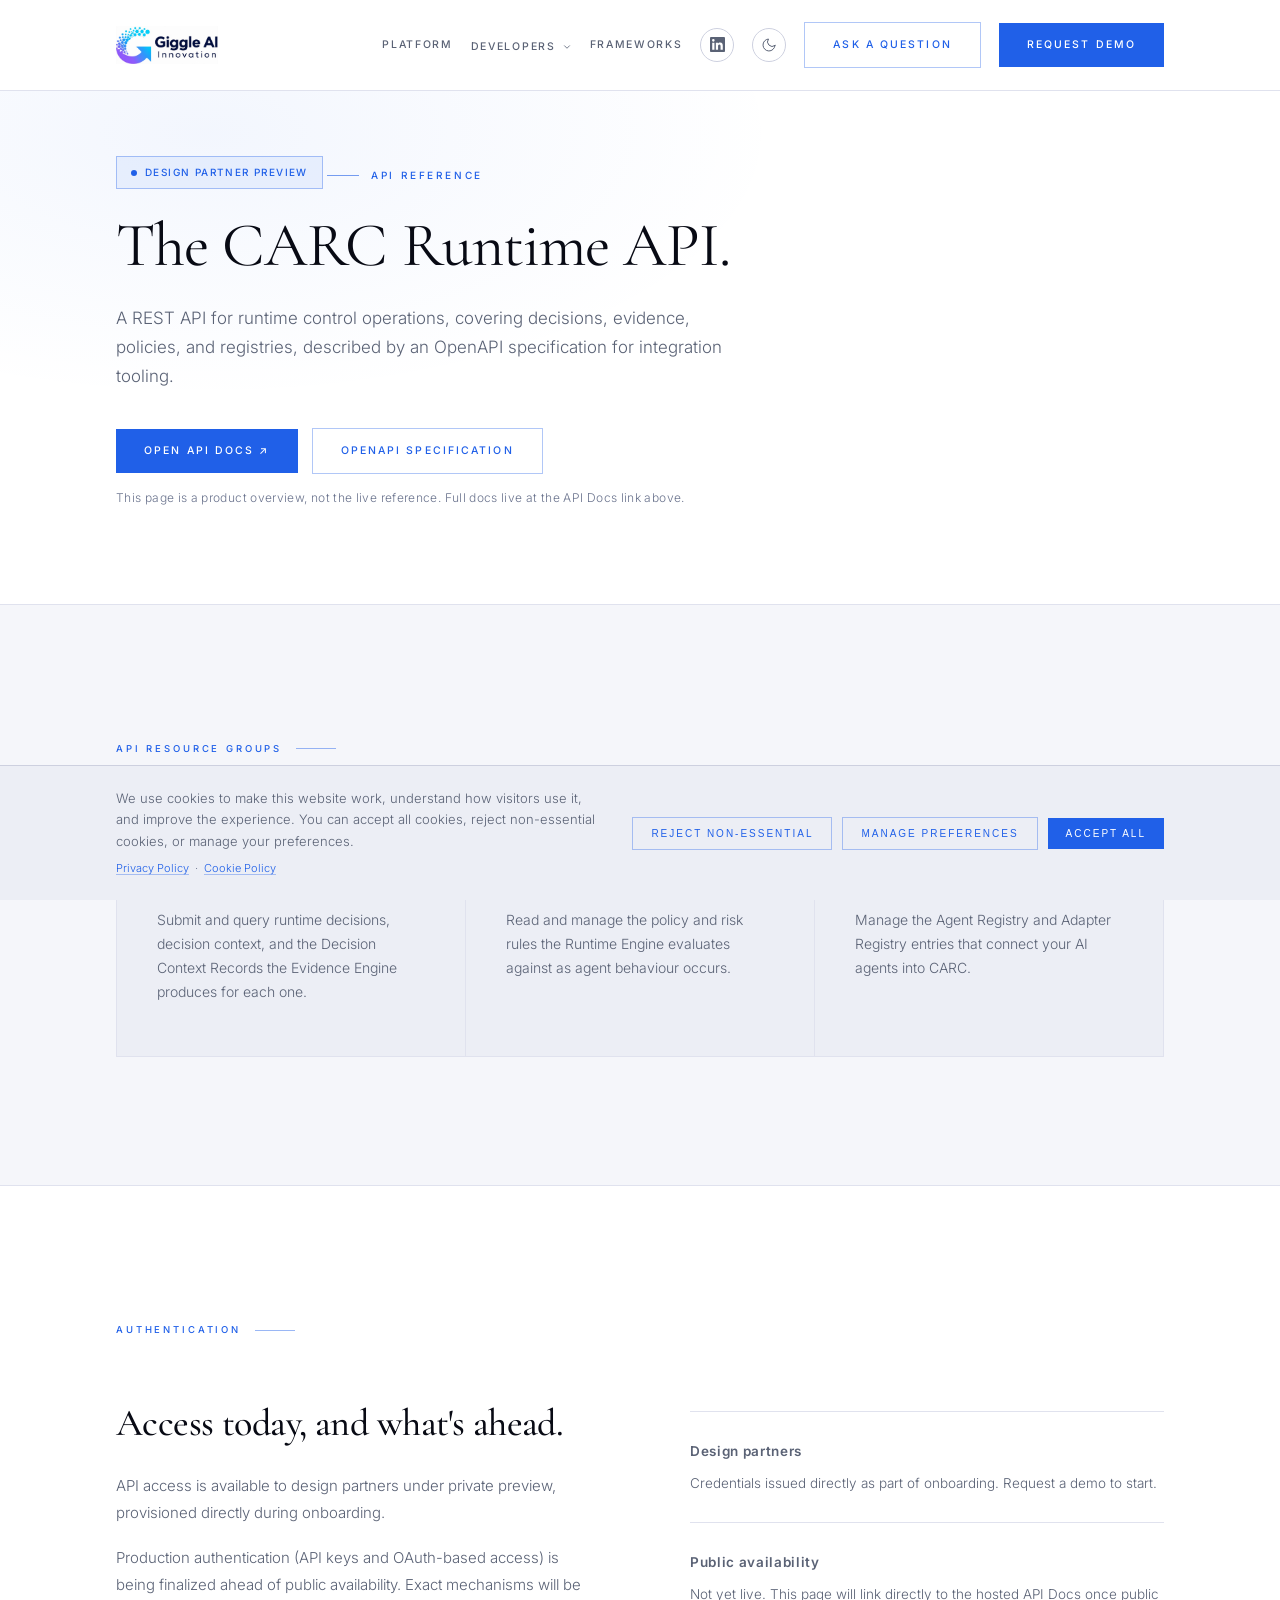
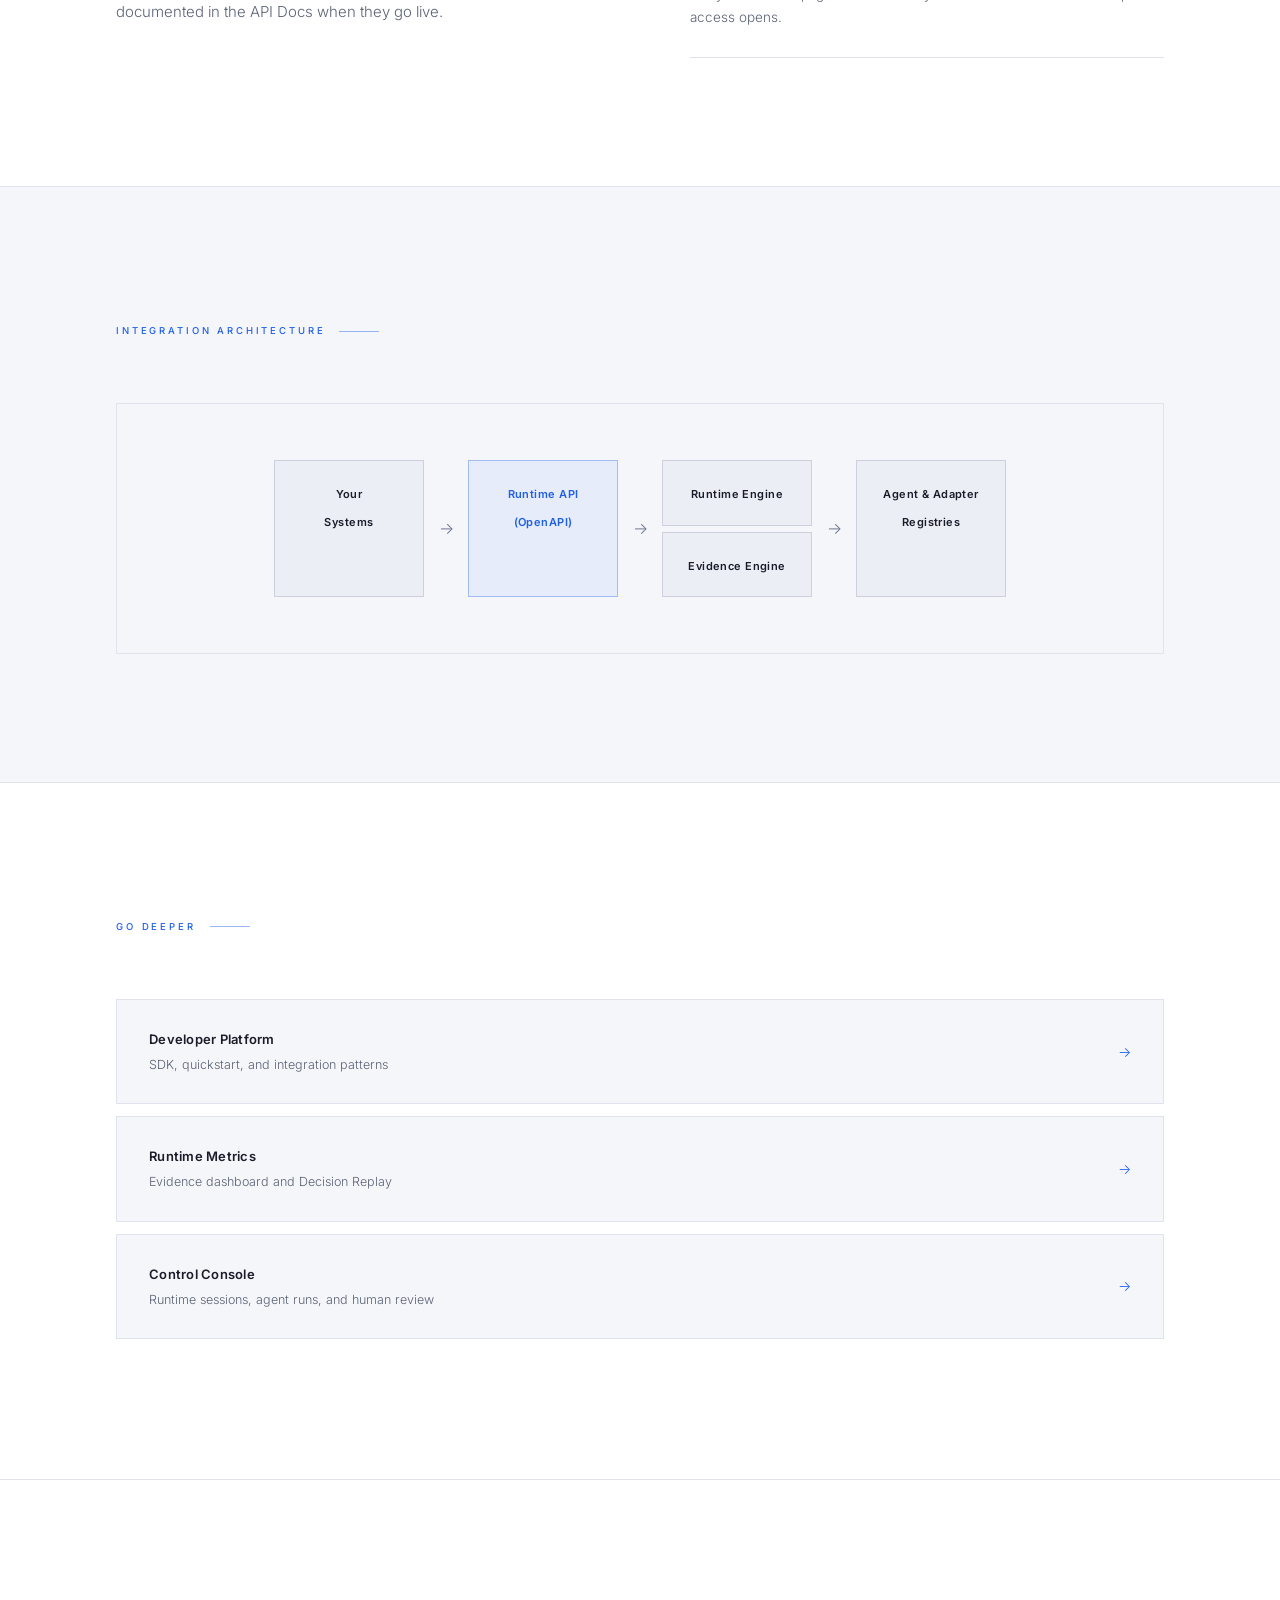
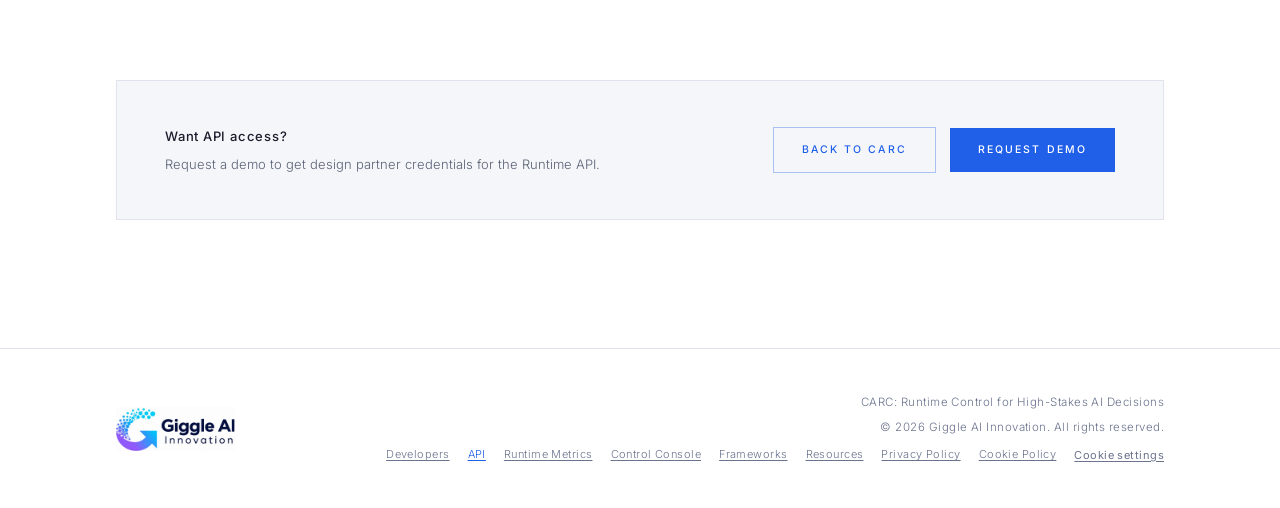
<file: api.html>
<!DOCTYPE html>
<html lang="en">
<head>
  <meta charset="UTF-8">
  <meta name="viewport" content="width=device-width, initial-scale=1.0">
  <meta name="description" content="The CARC Runtime API: a REST API for decisions, evidence, policies, and registries, described by an OpenAPI specification. Design partner preview available now.">
  <title>API Reference | CARC by Giggle AI Innovation</title>

  <link rel="preconnect" href="https://fonts.googleapis.com">
  <link rel="preconnect" href="https://fonts.gstatic.com" crossorigin>
  <link href="https://fonts.googleapis.com/css2?family=Cormorant+Garamond:ital,wght@0,300;0,400;0,500;0,600;1,300;1,400;1,500&amp;family=Inter:wght@300;400;500;600&amp;display=swap" rel="stylesheet">

  <link rel="icon" href="assets/icons/favicon.svg" type="image/svg+xml">
  <link rel="canonical" href="https://giggleaiinnovation.com/api.html">

  <meta property="og:type"        content="website">
  <meta property="og:url"         content="https://giggleaiinnovation.com/api.html">
  <meta property="og:title"       content="API Reference | CARC by Giggle AI Innovation">
  <meta property="og:description" content="A REST API for runtime control operations, described by an OpenAPI specification.">
  <meta property="og:image"       content="https://giggleaiinnovation.com/assets/images/giggleaiinnovation-logo-dark.png">

  <meta name="twitter:card"        content="summary_large_image">
  <meta name="twitter:title"       content="API Reference | CARC by Giggle AI Innovation">
  <meta name="twitter:description" content="A REST API for runtime control operations, described by an OpenAPI specification.">

  <link rel="stylesheet" href="assets/css/tokens.css">
  <link rel="stylesheet" href="assets/css/base.css">
  <link rel="stylesheet" href="assets/css/layout.css">
  <link rel="stylesheet" href="assets/css/components.css">
  <link rel="stylesheet" href="assets/css/utilities.css">
  <link rel="stylesheet" href="assets/css/themes.css">
</head>
<body>

<a href="#main" class="skip-link">Skip to content</a>

<!-- ═══ NAV ════════════════════════════════════════════════════════════════════ -->
<nav id="nav">
  <div class="wrap">
    <div class="nav-flex">
      <a href="/" aria-label="Giggle AI Innovation home page">
        <img src="assets/images/giggleaiinnovation-logo-dark.png" alt="Giggle AI Innovation" class="nav-logo-img" id="navLogo">
      </a>
      <div class="nav-actions">
        <a href="index.html#architecture" class="nav-link">Platform</a>

        <div class="nav-dropdown">
          <button class="nav-dropdown-trigger" aria-expanded="false" aria-haspopup="true">
            Developers
            <svg viewBox="0 0 24 24"><polyline points="6 9 12 15 18 9"/></svg>
          </button>
          <div class="nav-dropdown-menu">
            <a href="developers.html" class="nav-dropdown-item">
              <span class="nav-dropdown-item-title">Developer Platform</span>
              <span class="nav-dropdown-item-desc">SDK, quickstart, integration patterns</span>
            </a>
            <a href="api.html" class="nav-dropdown-item">
              <span class="nav-dropdown-item-title">API Reference</span>
              <span class="nav-dropdown-item-desc">Runtime API and OpenAPI specification</span>
            </a>
            <a href="runtime-metrics.html" class="nav-dropdown-item">
              <span class="nav-dropdown-item-title">Runtime Metrics</span>
              <span class="nav-dropdown-item-desc">Evidence dashboard and Decision Replay</span>
            </a>
            <a href="control-console.html" class="nav-dropdown-item">
              <span class="nav-dropdown-item-title">Control Console</span>
              <span class="nav-dropdown-item-desc">Runtime sessions and human review</span>
            </a>
          </div>
        </div>

        <a href="frameworks.html" class="nav-link">Frameworks</a>

        <a href="https://www.linkedin.com/company/giggle-ai-innovation" target="_blank" rel="noopener" class="social-link" aria-label="Giggle AI Innovation on LinkedIn">
          <svg viewBox="0 0 24 24" xmlns="http://www.w3.org/2000/svg"><path d="M20.447 20.452h-3.554v-5.569c0-1.328-.027-3.037-1.852-3.037-1.853 0-2.136 1.445-2.136 2.939v5.667H9.351V9h3.414v1.561h.046c.477-.9 1.637-1.85 3.37-1.85 3.601 0 4.267 2.37 4.267 5.455v6.286zM5.337 7.433a2.062 2.062 0 0 1-2.063-2.065 2.064 2.064 0 1 1 2.063 2.065zm1.782 13.019H3.555V9h3.564v11.452zM22.225 0H1.771C.792 0 0 .774 0 1.729v20.542C0 23.227.792 24 1.771 24h20.451C23.2 24 24 23.227 24 22.271V1.729C24 .774 23.2 0 22.222 0h.003z"/></svg>
        </a>
        <button id="themeToggle" class="theme-toggle" aria-label="Toggle colour theme">
          <svg class="icon-sun" viewBox="0 0 24 24"><circle cx="12" cy="12" r="4"/><line x1="12" y1="2" x2="12" y2="4"/><line x1="12" y1="20" x2="12" y2="22"/><line x1="4.22" y1="4.22" x2="5.64" y2="5.64"/><line x1="18.36" y1="18.36" x2="19.78" y2="19.78"/><line x1="2" y1="12" x2="4" y2="12"/><line x1="20" y1="12" x2="22" y2="12"/><line x1="4.22" y1="19.78" x2="5.64" y2="18.36"/><line x1="18.36" y1="5.64" x2="19.78" y2="4.22"/></svg>
          <svg class="icon-moon" viewBox="0 0 24 24"><path d="M21 12.79A9 9 0 1 1 11.21 3 7 7 0 0 0 21 12.79z"/></svg>
        </button>
        <a href="mailto:info@giggleaiinnovation.com?subject=CARC%20API%20Question" class="btn btn-outline nav-ask">Ask a Question</a>
        <a href="#contact-sales" data-contact-sales-open aria-haspopup="dialog" class="btn btn-gold">Request Demo</a>
      </div>
    </div>
  </div>
</nav>


<main id="main">
<!-- ═══ HERO ═══════════════════════════════════════════════════════════════════ -->
<section class="product-hero">
  <div class="wrap">
    <div class="product-hero-inner">
      <span class="status-badge">Design Partner Preview</span>
      <p class="eyebrow" style="margin-bottom:20px;">API Reference</p>
      <h1 class="product-hero-h1">The CARC Runtime API.</h1>
      <p class="product-hero-sub">
        A REST API for runtime control operations, covering decisions, evidence, policies, and registries,
        described by an OpenAPI specification for integration tooling.
      </p>
      <div class="cta-pair">
        <a href="#" data-config-url="apiDocsUrl" data-config-hide-if-missing target="_blank" rel="noopener" class="btn btn-gold">Open API Docs &#8599;</a>
        <a href="#" data-config-url="openApiSpecUrl" data-config-hide-if-missing target="_blank" rel="noopener" class="btn btn-outline">OpenAPI Specification</a>
      </div>
      <p class="cta-microcopy">This page is a product overview, not the live reference. Full docs live at the API Docs link above.</p>
    </div>
  </div>
</section>


<!-- ═══ RESOURCE OVERVIEW ══════════════════════════════════════════════════════ -->
<section class="section section--surface">
  <div class="wrap">
    <p class="sec-label">API resource groups</p>
    <div class="capability-grid">
      <div class="capability-card r">
        <p class="capability-card-title">Decisions &amp; Evidence</p>
        <p>Submit and query runtime decisions, decision context, and the Decision Context Records the Evidence Engine produces for each one.</p>
      </div>
      <div class="capability-card r r-d1">
        <p class="capability-card-title">Policy &amp; Risk</p>
        <p>Read and manage the policy and risk rules the Runtime Engine evaluates against as agent behaviour occurs.</p>
      </div>
      <div class="capability-card r r-d2">
        <p class="capability-card-title">Registries</p>
        <p>Manage the Agent Registry and Adapter Registry entries that connect your AI agents into CARC.</p>
      </div>
    </div>
  </div>
</section>


<!-- ═══ AUTH ROADMAP ═══════════════════════════════════════════════════════════ -->
<section class="section">
  <div class="wrap">
    <p class="sec-label">Authentication</p>
    <div class="problem-grid">
      <div class="problem-body r">
        <h2 class="problem-h2" style="font-size:clamp(26px,3vw,38px);">Access today, and what's ahead.</h2>
        <p>API access is available to design partners under private preview, provisioned directly during onboarding.</p>
        <p>Production authentication (API keys and OAuth-based access) is being finalized ahead of public availability. Exact mechanisms will be documented in the API Docs when they go live.</p>
      </div>
      <div class="problem-list r r-d1">
        <div class="problem-item">
          <p class="problem-item-title">Design partners</p>
          <p>Credentials issued directly as part of onboarding. Request a demo to start.</p>
        </div>
        <div class="problem-item">
          <p class="problem-item-title">Public availability</p>
          <p>Not yet live. This page will link directly to the hosted API Docs once public access opens.</p>
        </div>
      </div>
    </div>
  </div>
</section>


<!-- ═══ INTEGRATION ARCHITECTURE ═══════════════════════════════════════════════ -->
<section class="section section--surface">
  <div class="wrap">
    <p class="sec-label">Integration architecture</p>
    <div class="arch-diagram r" role="img" aria-label="Your systems call the CARC Runtime API, described by the OpenAPI specification, which reaches the Runtime Engine, Evidence Engine, and registries.">
      <div class="arch-row">
        <div class="arch-node"><span class="arch-node-label">Your<br>Systems</span></div>
        <div class="arch-connector">&rarr;</div>
        <div class="arch-node arch-node--accent"><span class="arch-node-label">Runtime API<br>(OpenAPI)</span></div>
        <div class="arch-connector">&rarr;</div>
        <div class="arch-stack">
          <div class="arch-node"><span class="arch-node-label">Runtime Engine</span></div>
          <div class="arch-node"><span class="arch-node-label">Evidence Engine</span></div>
        </div>
        <div class="arch-connector">&rarr;</div>
        <div class="arch-node"><span class="arch-node-label">Agent &amp; Adapter<br>Registries</span></div>
      </div>
    </div>
  </div>
</section>


<!-- ═══ RELATED PAGES ══════════════════════════════════════════════════════════ -->
<section class="section">
  <div class="wrap">
    <p class="sec-label">Go deeper</p>
    <div class="doc-link-row r">
      <div><p class="doc-link-title">Developer Platform</p><p class="doc-link-desc">SDK, quickstart, and integration patterns</p></div>
      <a href="developers.html" class="doc-link-arrow" aria-label="Developer Platform">&rarr;</a>
    </div>
    <div class="doc-link-row r">
      <div><p class="doc-link-title">Runtime Metrics</p><p class="doc-link-desc">Evidence dashboard and Decision Replay</p></div>
      <a href="runtime-metrics.html" class="doc-link-arrow" aria-label="Runtime Metrics">&rarr;</a>
    </div>
    <div class="doc-link-row r">
      <div><p class="doc-link-title">Control Console</p><p class="doc-link-desc">Runtime sessions, agent runs, and human review</p></div>
      <a href="control-console.html" class="doc-link-arrow" aria-label="Control Console">&rarr;</a>
    </div>
    <div class="doc-link-row r" data-config-hide-if-missing>
      <div><p class="doc-link-title">GitHub</p><p class="doc-link-desc">Source, examples, and issue tracking</p></div>
      <a href="#" data-config-url="githubUrl" target="_blank" rel="noopener" class="doc-link-arrow" aria-label="GitHub">&#8599;</a>
    </div>
  </div>
</section>


<!-- ═══ CTA ═════════════════════════════════════════════════════════════════════ -->
<section class="section" style="border-bottom:none;">
  <div class="wrap">
    <div class="mid-cta r">
      <div>
        <p class="mid-cta-title">Want API access?</p>
        <p class="mid-cta-desc">Request a demo to get design partner credentials for the Runtime API.</p>
      </div>
      <div class="mid-cta-actions">
        <div class="cta-pair mid-cta-pair">
          <a href="index.html" class="btn btn-outline">Back to CARC</a>
          <a href="#contact-sales" data-contact-sales-open aria-haspopup="dialog" class="btn btn-gold">Request Demo</a>
        </div>
      </div>
    </div>
  </div>
</section>
</main>


<!-- ═══ FOOTER ══════════════════════════════════════════════════════════════════ -->
<footer>
  <div class="wrap">
    <div class="footer-flex">
      <div>
        <img src="assets/images/giggleaiinnovation-logo-dark.png" alt="Giggle AI Innovation" class="footer-logo-img" id="footerLogo" loading="lazy" decoding="async">
      </div>
      <div class="footer-right">
        <p>CARC: Runtime Control for High-Stakes AI Decisions</p>
        <p style="margin-top:5px;">&copy; 2026 Giggle AI Innovation. All rights reserved.</p>
        <div class="footer-legal">
          <a href="developers.html" class="cookie-settings-link">Developers</a>
          <a href="api.html" class="cookie-settings-link" style="color:var(--gold);">API</a>
          <a href="runtime-metrics.html" class="cookie-settings-link">Runtime Metrics</a>
          <a href="control-console.html" class="cookie-settings-link">Control Console</a>
          <a href="frameworks.html" class="cookie-settings-link">Frameworks</a>
          <a href="article-the-runtime-gap.html" class="cookie-settings-link">Resources</a>
          <a href="privacy-policy.html" class="cookie-settings-link">Privacy Policy</a>
          <a href="cookie-policy.html" class="cookie-settings-link">Cookie Policy</a>
          <button id="cookie-settings-btn" class="cookie-settings-link">Cookie settings</button>
        </div>
      </div>
    </div>
  </div>
</footer>


<!-- ═══ COOKIE BANNER ═══════════════════════════════════════════════════════ -->
<div id="cookie-banner" role="dialog" aria-label="Cookie consent" aria-describedby="cookie-banner-desc">
  <div class="wrap">
    <div class="cookie-banner-inner">
      <div class="cookie-banner-text">
        <p class="cookie-banner-desc" id="cookie-banner-desc">
          We use cookies to make this website work, understand how visitors use it, and improve the experience. You can accept all cookies, reject non-essential cookies, or manage your preferences.
        </p>
        <p class="cookie-banner-links">
          <a href="privacy-policy.html">Privacy Policy</a>
          <span aria-hidden="true"> &nbsp;&middot;&nbsp; </span>
          <a href="cookie-policy.html">Cookie Policy</a>
        </p>
      </div>
      <div class="cookie-banner-actions">
        <button class="btn btn-sm btn-outline" id="cb-reject">Reject non-essential</button>
        <button class="btn btn-sm btn-outline" id="cb-manage">Manage preferences</button>
        <button class="btn btn-sm btn-gold" id="cb-accept">Accept all</button>
      </div>
    </div>
  </div>
</div>


<!-- ═══ COOKIE PREFERENCES MODAL ════════════════════════════════════════════ -->
<div id="cookie-modal-overlay" aria-hidden="true">
  <div class="cookie-modal" role="dialog" aria-modal="true" aria-labelledby="cookie-modal-title">

    <button class="cookie-modal-close" id="cm-close" aria-label="Close cookie preferences">
      <svg viewBox="0 0 24 24" width="14" height="14"><line x1="18" y1="6" x2="6" y2="18"/><line x1="6" y1="6" x2="18" y2="18"/></svg>
    </button>

    <h2 class="cookie-modal-title" id="cookie-modal-title">Cookie Preferences</h2>
    <p class="cookie-modal-intro">Choose which cookies you allow. Strictly necessary cookies are always on: they keep the site working. All other categories are off by default.</p>

    <div class="cookie-category">
      <div class="cookie-cat-header">
        <span class="cookie-cat-title">Strictly Necessary</span>
        <span class="cookie-always-on" aria-label="Always enabled">Always on</span>
      </div>
      <p class="cookie-cat-desc">Required for the website to function. These cannot be turned off. They include your theme preference and cookie consent choice.</p>
    </div>

    <div class="cookie-category">
      <div class="cookie-cat-header">
        <span class="cookie-cat-title">Analytics</span>
        <label class="c-toggle">
          <input type="checkbox" id="cm-analytics" aria-label="Analytics cookies">
          <span class="c-toggle-track"></span>
        </label>
      </div>
      <p class="cookie-cat-desc">Help us understand how visitors interact with the site: pages viewed, time spent, and entry sources. Used to improve content and experience. No personal data is shared with third parties.</p>
    </div>

    <div class="cookie-category">
      <div class="cookie-cat-header">
        <span class="cookie-cat-title">Marketing</span>
        <label class="c-toggle">
          <input type="checkbox" id="cm-marketing" aria-label="Marketing cookies">
          <span class="c-toggle-track"></span>
        </label>
      </div>
      <p class="cookie-cat-desc">Allow us to measure the reach of content and outreach efforts. Only activated with explicit consent. No personal data is sold or shared for advertising purposes.</p>
    </div>

    <div class="cookie-modal-footer">
      <button class="btn btn-sm btn-outline" id="cm-reject-all">Reject non-essential</button>
      <div class="cookie-modal-footer-right">
        <button class="btn btn-sm btn-outline" id="cm-save">Save preferences</button>
        <button class="btn btn-sm btn-gold" id="cm-accept-all">Accept all</button>
      </div>
    </div>

  </div>
</div>

<script src="assets/js/config.js"></script>
<script src="assets/js/theme.js"></script>
<script src="assets/js/navigation.js"></script>
<script src="assets/js/animations.js"></script>
<script src="assets/js/analytics.js"></script>
<script src="assets/js/cookie-consent.js"></script>
<script src="assets/js/main.js"></script>

</body>
</html>
</file>
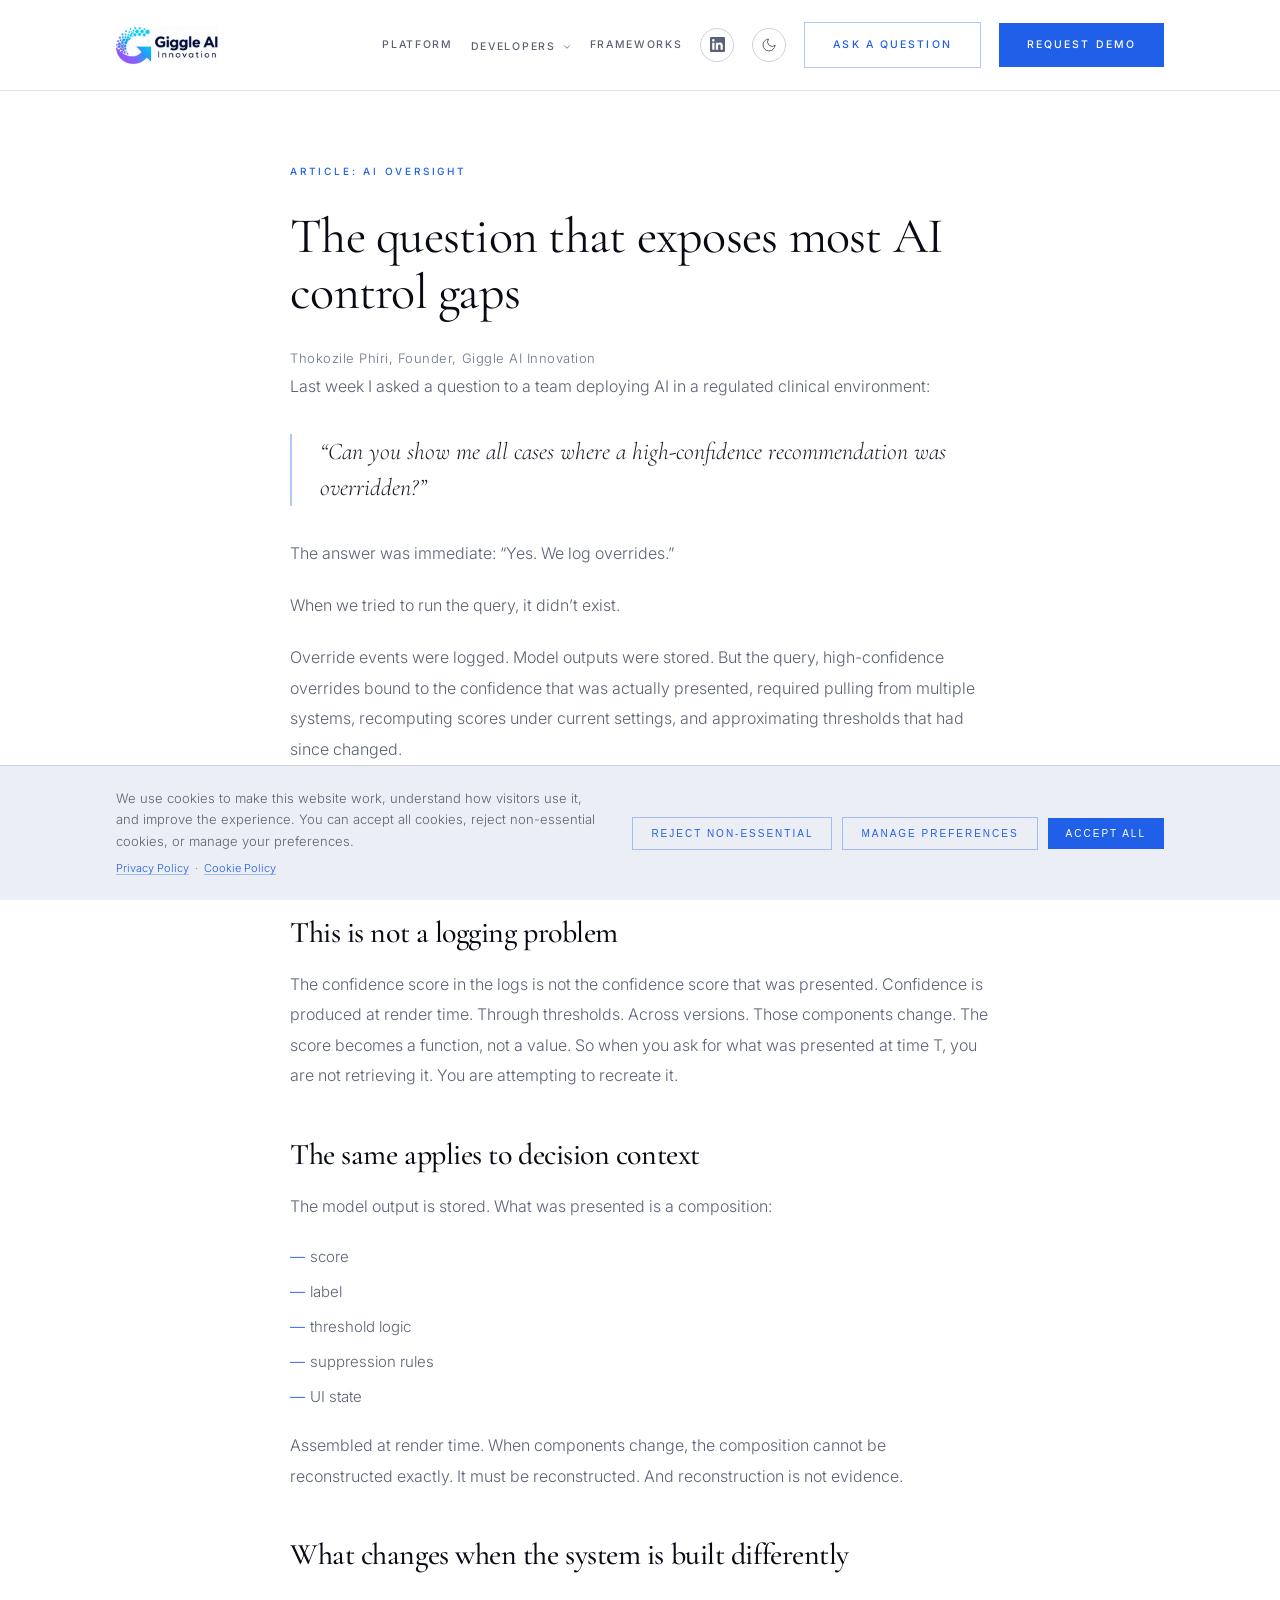
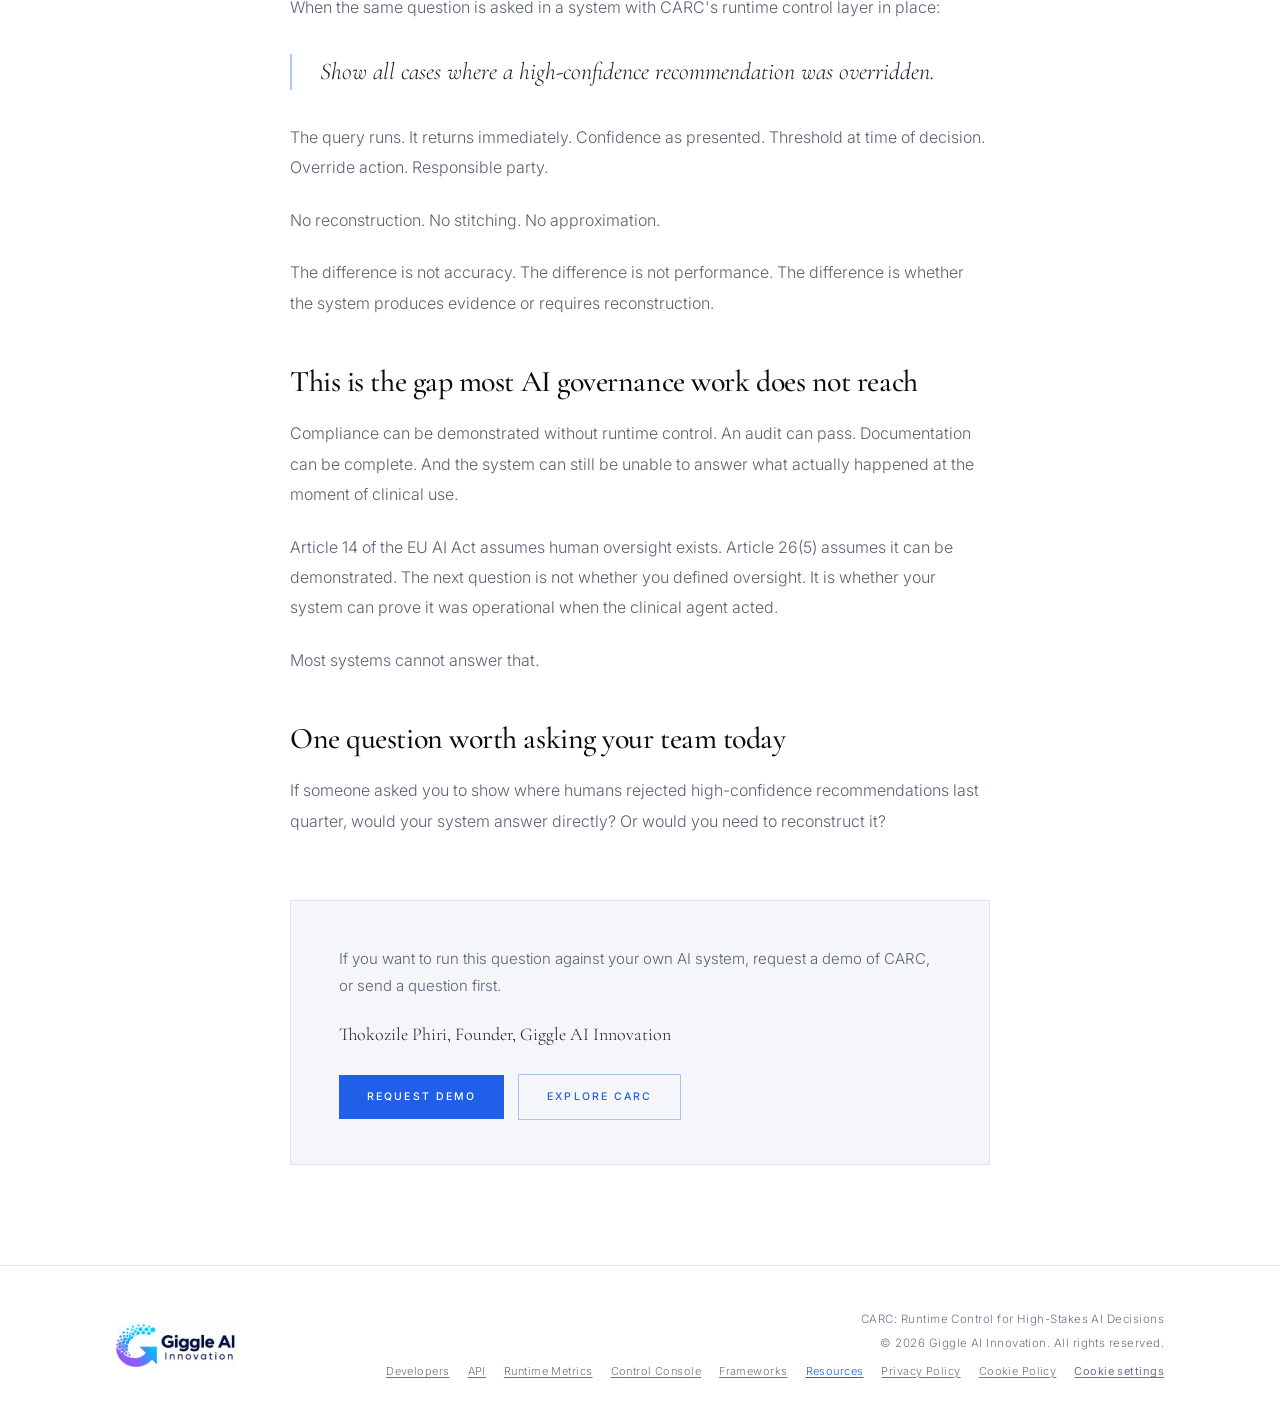
<file: article-the-runtime-gap.html>
<!DOCTYPE html>
<html lang="en">
<head>
  <meta charset="UTF-8">
  <meta name="viewport" content="width=device-width, initial-scale=1.0">
  <meta name="description" content="The runtime gap in AI oversight: why teams deploying AI in high-stakes decisions need reconstructable evidence of what agents recommended, why they acted, and who intervened.">
  <title>The Runtime Gap | Giggle AI Innovation</title>

  <link rel="preconnect" href="https://fonts.googleapis.com">
  <link rel="preconnect" href="https://fonts.gstatic.com" crossorigin>
  <link href="https://fonts.googleapis.com/css2?family=Cormorant+Garamond:ital,wght@0,300;0,400;0,500;0,600;1,300;1,400;1,500&amp;family=Inter:wght@300;400;500;600&amp;display=swap" rel="stylesheet">

  <link rel="icon" href="assets/icons/favicon.svg" type="image/svg+xml">
  <link rel="canonical" href="https://giggleaiinnovation.com/article-the-runtime-gap.html">

  <meta property="og:type"        content="article">
  <meta property="og:url"         content="https://giggleaiinnovation.com/article-the-runtime-gap.html">
  <meta property="og:title"       content="The Runtime Gap | Giggle AI Innovation">
  <meta property="og:description" content="Why teams deploying AI in high-stakes decisions need reconstructable evidence of what agents recommended, why they acted, and who intervened.">
  <meta property="og:image"       content="https://giggleaiinnovation.com/assets/images/giggleaiinnovation-logo-dark.png">

  <meta name="twitter:card"        content="summary_large_image">
  <meta name="twitter:title"       content="The Runtime Gap | Giggle AI Innovation">
  <meta name="twitter:description" content="Why teams deploying AI in high-stakes decisions need reconstructable evidence of what agents recommended, why they acted, and who intervened.">

  <link rel="stylesheet" href="assets/css/tokens.css">
  <link rel="stylesheet" href="assets/css/base.css">
  <link rel="stylesheet" href="assets/css/layout.css">
  <link rel="stylesheet" href="assets/css/components.css">
  <link rel="stylesheet" href="assets/css/utilities.css">
  <link rel="stylesheet" href="assets/css/themes.css">
</head>
<body>

<a href="#main" class="skip-link">Skip to content</a>

<!-- ═══ NAV ════════════════════════════════════════════════════════════════════ -->
<nav id="nav">
  <div class="wrap">
    <div class="nav-flex">
      <a href="/" aria-label="Giggle AI Innovation home page">
        <img src="assets/images/giggleaiinnovation-logo-dark.png" alt="Giggle AI Innovation" class="nav-logo-img" id="navLogo">
      </a>
      <div class="nav-actions">
        <a href="index.html#architecture" class="nav-link">Platform</a>

        <div class="nav-dropdown">
          <button class="nav-dropdown-trigger" aria-expanded="false" aria-haspopup="true">
            Developers
            <svg viewBox="0 0 24 24"><polyline points="6 9 12 15 18 9"/></svg>
          </button>
          <div class="nav-dropdown-menu">
            <a href="developers.html" class="nav-dropdown-item">
              <span class="nav-dropdown-item-title">Developer Platform</span>
              <span class="nav-dropdown-item-desc">SDK, quickstart, integration patterns</span>
            </a>
            <a href="api.html" class="nav-dropdown-item">
              <span class="nav-dropdown-item-title">API Reference</span>
              <span class="nav-dropdown-item-desc">Runtime API and OpenAPI specification</span>
            </a>
            <a href="runtime-metrics.html" class="nav-dropdown-item">
              <span class="nav-dropdown-item-title">Runtime Metrics</span>
              <span class="nav-dropdown-item-desc">Evidence dashboard and Decision Replay</span>
            </a>
            <a href="control-console.html" class="nav-dropdown-item">
              <span class="nav-dropdown-item-title">Control Console</span>
              <span class="nav-dropdown-item-desc">Runtime sessions and human review</span>
            </a>
          </div>
        </div>

        <a href="frameworks.html" class="nav-link">Frameworks</a>

        <a href="https://www.linkedin.com/company/giggle-ai-innovation" target="_blank" rel="noopener" class="social-link" aria-label="Giggle AI Innovation on LinkedIn">
          <svg viewBox="0 0 24 24" xmlns="http://www.w3.org/2000/svg"><path d="M20.447 20.452h-3.554v-5.569c0-1.328-.027-3.037-1.852-3.037-1.853 0-2.136 1.445-2.136 2.939v5.667H9.351V9h3.414v1.561h.046c.477-.9 1.637-1.85 3.37-1.85 3.601 0 4.267 2.37 4.267 5.455v6.286zM5.337 7.433a2.062 2.062 0 0 1-2.063-2.065 2.064 2.064 0 1 1 2.063 2.065zm1.782 13.019H3.555V9h3.564v11.452zM22.225 0H1.771C.792 0 0 .774 0 1.729v20.542C0 23.227.792 24 1.771 24h20.451C23.2 24 24 23.227 24 22.271V1.729C24 .774 23.2 0 22.222 0h.003z"/></svg>
        </a>
        <button id="themeToggle" class="theme-toggle" aria-label="Toggle colour theme">
          <svg class="icon-sun" viewBox="0 0 24 24"><circle cx="12" cy="12" r="4"/><line x1="12" y1="2" x2="12" y2="4"/><line x1="12" y1="20" x2="12" y2="22"/><line x1="4.22" y1="4.22" x2="5.64" y2="5.64"/><line x1="18.36" y1="18.36" x2="19.78" y2="19.78"/><line x1="2" y1="12" x2="4" y2="12"/><line x1="20" y1="12" x2="22" y2="12"/><line x1="4.22" y1="19.78" x2="5.64" y2="18.36"/><line x1="18.36" y1="5.64" x2="19.78" y2="4.22"/></svg>
          <svg class="icon-moon" viewBox="0 0 24 24"><path d="M21 12.79A9 9 0 1 1 11.21 3 7 7 0 0 0 21 12.79z"/></svg>
        </button>
        <a href="mailto:info@giggleaiinnovation.com?subject=CARC%20Question" class="btn btn-outline nav-ask">Ask a Question</a>
        <a href="#contact-sales" data-contact-sales-open aria-haspopup="dialog" class="btn btn-gold">Request Demo</a>
      </div>
    </div>
  </div>
</nav>


<!-- ═══ ARTICLE ════════════════════════════════════════════════════════════════ -->
<main id="main" class="article-outer">
  <div class="wrap">
  <div class="article-inner">

    <p class="article-kicker r">Article: AI Oversight</p>

    <h1 class="article-title r r-d1">The question that exposes most AI control gaps</h1>

    <span class="article-byline r r-d2">Thokozile Phiri, Founder, Giggle AI Innovation</span>

    <div class="article-prose">

      <p class="r">Last week I asked a question to a team deploying AI in a regulated clinical environment:</p>

      <div class="article-query r r-d1">&ldquo;Can you show me all cases where a high-confidence recommendation was overridden?&rdquo;</div>

      <p class="r">The answer was immediate: &ldquo;Yes. We log overrides.&rdquo;</p>

      <p class="r">When we tried to run the query, it didn&rsquo;t exist.</p>

      <p class="r">Override events were logged. Model outputs were stored. But the query, high-confidence overrides bound to the confidence that was actually presented, required pulling from multiple systems, recomputing scores under current settings, and approximating thresholds that had since changed.</p>

      <p class="r">It took two days.</p>

      <p class="r">The result was assembled, not retrieved. That is not evidence. That is reconstruction.</p>


      <h3 class="probe-head r">This is not a logging problem</h3>

      <p class="r">The confidence score in the logs is not the confidence score that was presented. Confidence is produced at render time. Through thresholds. Across versions. Those components change. The score becomes a function, not a value. So when you ask for what was presented at time T, you are not retrieving it. You are attempting to recreate it.</p>


      <h3 class="probe-head r">The same applies to decision context</h3>

      <p class="r">The model output is stored. What was presented is a composition:</p>

      <ul class="em-list r r-d1">
        <li>score</li>
        <li>label</li>
        <li>threshold logic</li>
        <li>suppression rules</li>
        <li>UI state</li>
      </ul>

      <p class="r">Assembled at render time. When components change, the composition cannot be reconstructed exactly. It must be reconstructed. And reconstruction is not evidence.</p>


      <h3 class="probe-head r">What changes when the system is built differently</h3>

      <p class="r">When the same question is asked in a system with CARC's runtime control layer in place:</p>

      <div class="article-query r r-d1">Show all cases where a high-confidence recommendation was overridden.</div>

      <p class="r">The query runs. It returns immediately. Confidence as presented. Threshold at time of decision. Override action. Responsible party.</p>

      <p class="r">No reconstruction. No stitching. No approximation.</p>

      <p class="r">The difference is not accuracy. The difference is not performance. The difference is whether the system produces evidence or requires reconstruction.</p>


      <h3 class="probe-head r">This is the gap most AI governance work does not reach</h3>

      <p class="r">Compliance can be demonstrated without runtime control. An audit can pass. Documentation can be complete. And the system can still be unable to answer what actually happened at the moment of clinical use.</p>

      <p class="r">Article 14 of the EU AI Act assumes human oversight exists. Article 26(5) assumes it can be demonstrated. The next question is not whether you defined oversight. It is whether your system can prove it was operational when the clinical agent acted.</p>

      <p class="r">Most systems cannot answer that.</p>


      <h3 class="probe-head r">One question worth asking your team today</h3>

      <p class="r">If someone asked you to show where humans rejected high-confidence recommendations last quarter, would your system answer directly? Or would you need to reconstruct it?</p>

    </div>

    <!-- Closing CTA -->
    <div class="article-cta-block r">
      <p>
        If you want to run this question against your own AI system, request a demo of CARC,
        or <a href="mailto:info@giggleaiinnovation.com?subject=CARC%20Question">send a question first</a>.
      </p>
      <span class="article-sig">Thokozile Phiri, Founder, Giggle AI Innovation</span>
      <div class="cta-pair" style="margin-top:24px;">
        <a href="#contact-sales" data-contact-sales-open aria-haspopup="dialog" class="btn btn-gold">Request Demo</a>
        <a href="index.html" class="btn btn-outline">Explore CARC</a>
      </div>
    </div>

  </div>
  </div>
</main>


<!-- ═══ FOOTER ══════════════════════════════════════════════════════════════════ -->
<footer>
  <div class="wrap">
    <div class="footer-flex">
      <div>
        <img src="assets/images/giggleaiinnovation-logo-dark.png" alt="Giggle AI Innovation" class="footer-logo-img" id="footerLogo" loading="lazy" decoding="async">
      </div>
      <div class="footer-right">
        <p>CARC: Runtime Control for High-Stakes AI Decisions</p>
        <p style="margin-top:5px;">&copy; 2026 Giggle AI Innovation. All rights reserved.</p>
        <div class="footer-legal">
          <a href="developers.html" class="cookie-settings-link">Developers</a>
          <a href="api.html" class="cookie-settings-link">API</a>
          <a href="runtime-metrics.html" class="cookie-settings-link">Runtime Metrics</a>
          <a href="control-console.html" class="cookie-settings-link">Control Console</a>
          <a href="frameworks.html" class="cookie-settings-link">Frameworks</a>
          <a href="article-the-runtime-gap.html" class="cookie-settings-link" style="color:var(--gold);">Resources</a>
          <a href="privacy-policy.html" class="cookie-settings-link">Privacy Policy</a>
          <a href="cookie-policy.html" class="cookie-settings-link">Cookie Policy</a>
          <button id="cookie-settings-btn" class="cookie-settings-link">Cookie settings</button>
        </div>
      </div>
    </div>
  </div>
</footer>


<!-- ═══ COOKIE BANNER ═══════════════════════════════════════════════════════ -->
<div id="cookie-banner" role="dialog" aria-label="Cookie consent" aria-describedby="cookie-banner-desc">
  <div class="wrap">
    <div class="cookie-banner-inner">
      <div class="cookie-banner-text">
        <p class="cookie-banner-desc" id="cookie-banner-desc">
          We use cookies to make this website work, understand how visitors use it, and improve the experience. You can accept all cookies, reject non-essential cookies, or manage your preferences.
        </p>
        <p class="cookie-banner-links">
          <a href="privacy-policy.html">Privacy Policy</a>
          <span aria-hidden="true"> &nbsp;&middot;&nbsp; </span>
          <a href="cookie-policy.html">Cookie Policy</a>
        </p>
      </div>
      <div class="cookie-banner-actions">
        <button class="btn btn-sm btn-outline" id="cb-reject">Reject non-essential</button>
        <button class="btn btn-sm btn-outline" id="cb-manage">Manage preferences</button>
        <button class="btn btn-sm btn-gold" id="cb-accept">Accept all</button>
      </div>
    </div>
  </div>
</div>


<!-- ═══ COOKIE PREFERENCES MODAL ════════════════════════════════════════════ -->
<div id="cookie-modal-overlay" aria-hidden="true">
  <div class="cookie-modal" role="dialog" aria-modal="true" aria-labelledby="cookie-modal-title">

    <button class="cookie-modal-close" id="cm-close" aria-label="Close cookie preferences">
      <svg viewBox="0 0 24 24" width="14" height="14"><line x1="18" y1="6" x2="6" y2="18"/><line x1="6" y1="6" x2="18" y2="18"/></svg>
    </button>

    <h2 class="cookie-modal-title" id="cookie-modal-title">Cookie Preferences</h2>
    <p class="cookie-modal-intro">Choose which cookies you allow. Strictly necessary cookies are always on: they keep the site working. All other categories are off by default.</p>

    <div class="cookie-category">
      <div class="cookie-cat-header">
        <span class="cookie-cat-title">Strictly Necessary</span>
        <span class="cookie-always-on" aria-label="Always enabled">Always on</span>
      </div>
      <p class="cookie-cat-desc">Required for the website to function. These cannot be turned off. They include your theme preference and cookie consent choice.</p>
    </div>

    <div class="cookie-category">
      <div class="cookie-cat-header">
        <span class="cookie-cat-title">Analytics</span>
        <label class="c-toggle">
          <input type="checkbox" id="cm-analytics" aria-label="Analytics cookies">
          <span class="c-toggle-track"></span>
        </label>
      </div>
      <p class="cookie-cat-desc">Help us understand how visitors interact with the site: pages viewed, time spent, and entry sources. Used to improve content and experience. No personal data is shared with third parties.</p>
    </div>

    <div class="cookie-category">
      <div class="cookie-cat-header">
        <span class="cookie-cat-title">Marketing</span>
        <label class="c-toggle">
          <input type="checkbox" id="cm-marketing" aria-label="Marketing cookies">
          <span class="c-toggle-track"></span>
        </label>
      </div>
      <p class="cookie-cat-desc">Allow us to measure the reach of content and outreach efforts. Only activated with explicit consent. No personal data is sold or shared for advertising purposes.</p>
    </div>

    <div class="cookie-modal-footer">
      <button class="btn btn-sm btn-outline" id="cm-reject-all">Reject non-essential</button>
      <div class="cookie-modal-footer-right">
        <button class="btn btn-sm btn-outline" id="cm-save">Save preferences</button>
        <button class="btn btn-sm btn-gold" id="cm-accept-all">Accept all</button>
      </div>
    </div>

  </div>
</div>

<script src="assets/js/config.js"></script>
<script src="assets/js/theme.js"></script>
<script src="assets/js/navigation.js"></script>
<script src="assets/js/animations.js"></script>
<script src="assets/js/analytics.js"></script>
<script src="assets/js/cookie-consent.js"></script>
<script src="assets/js/main.js"></script>

</body>
</html>
</file>
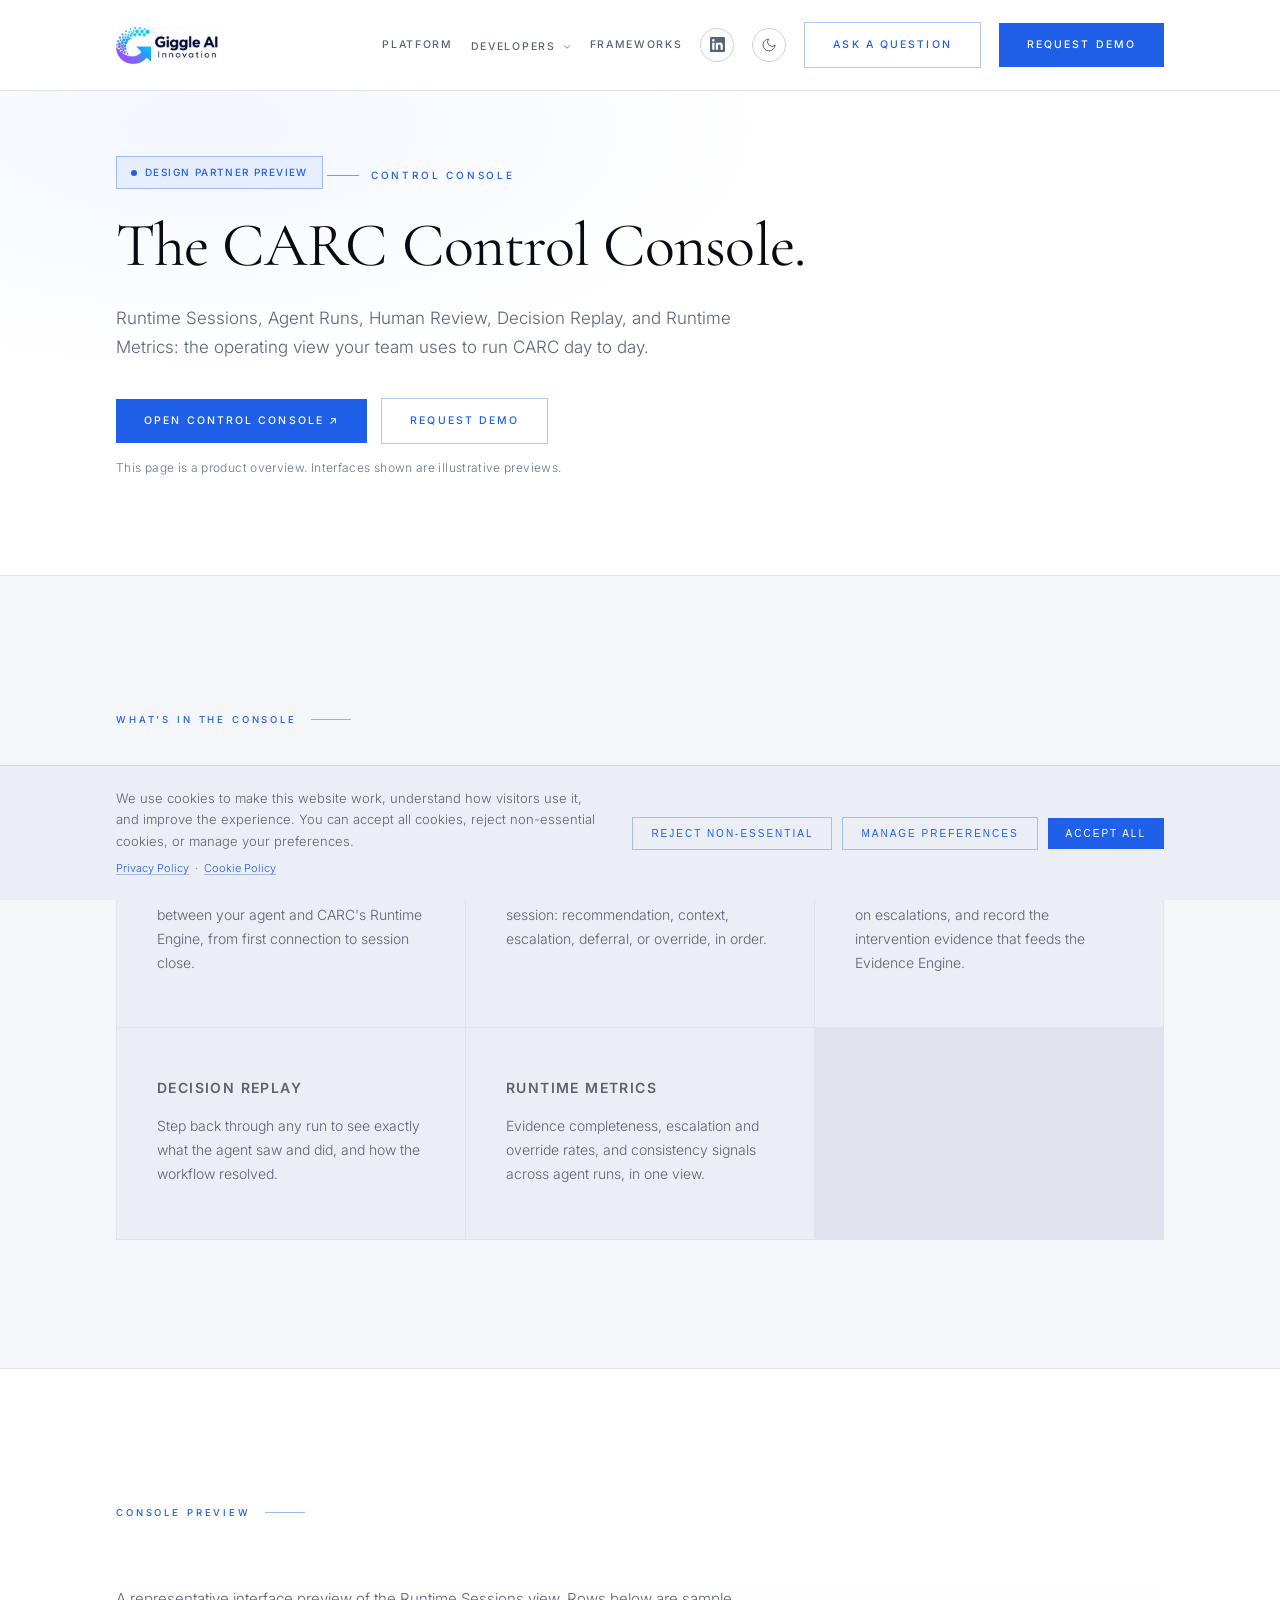
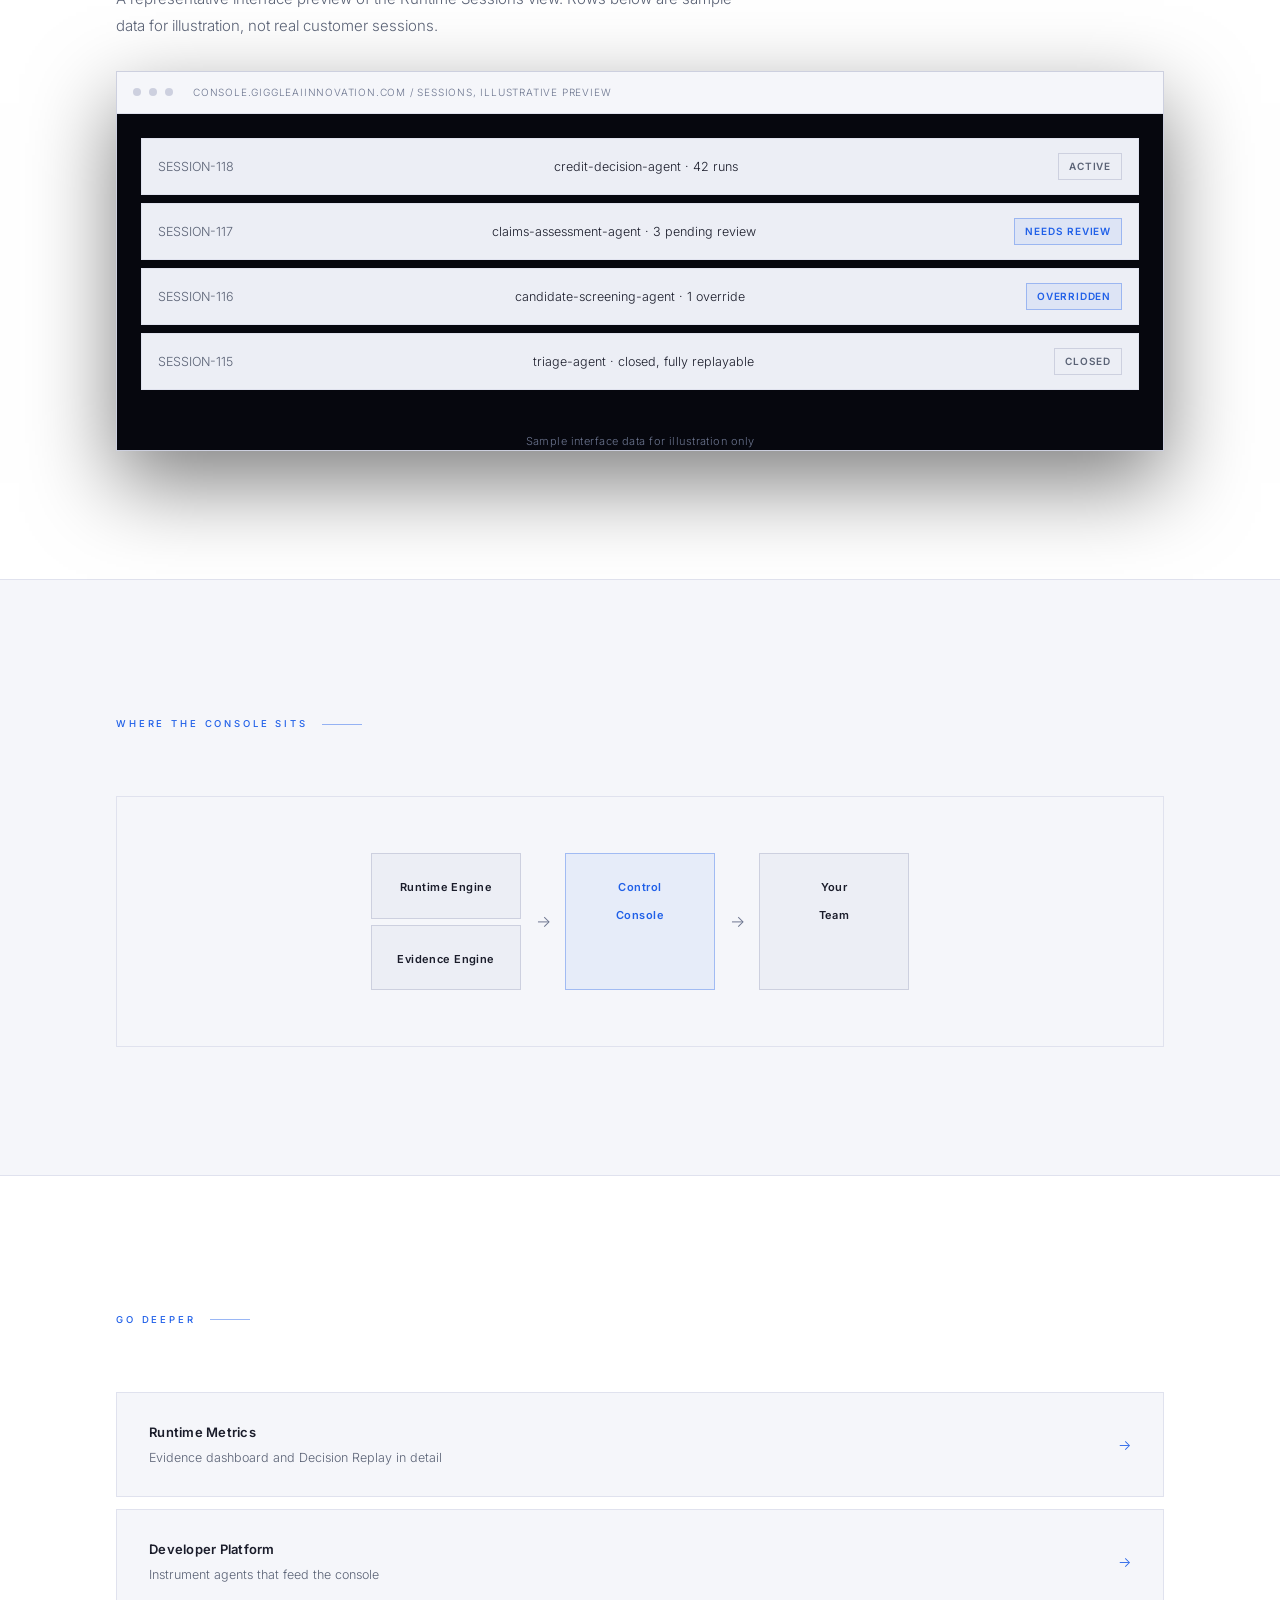
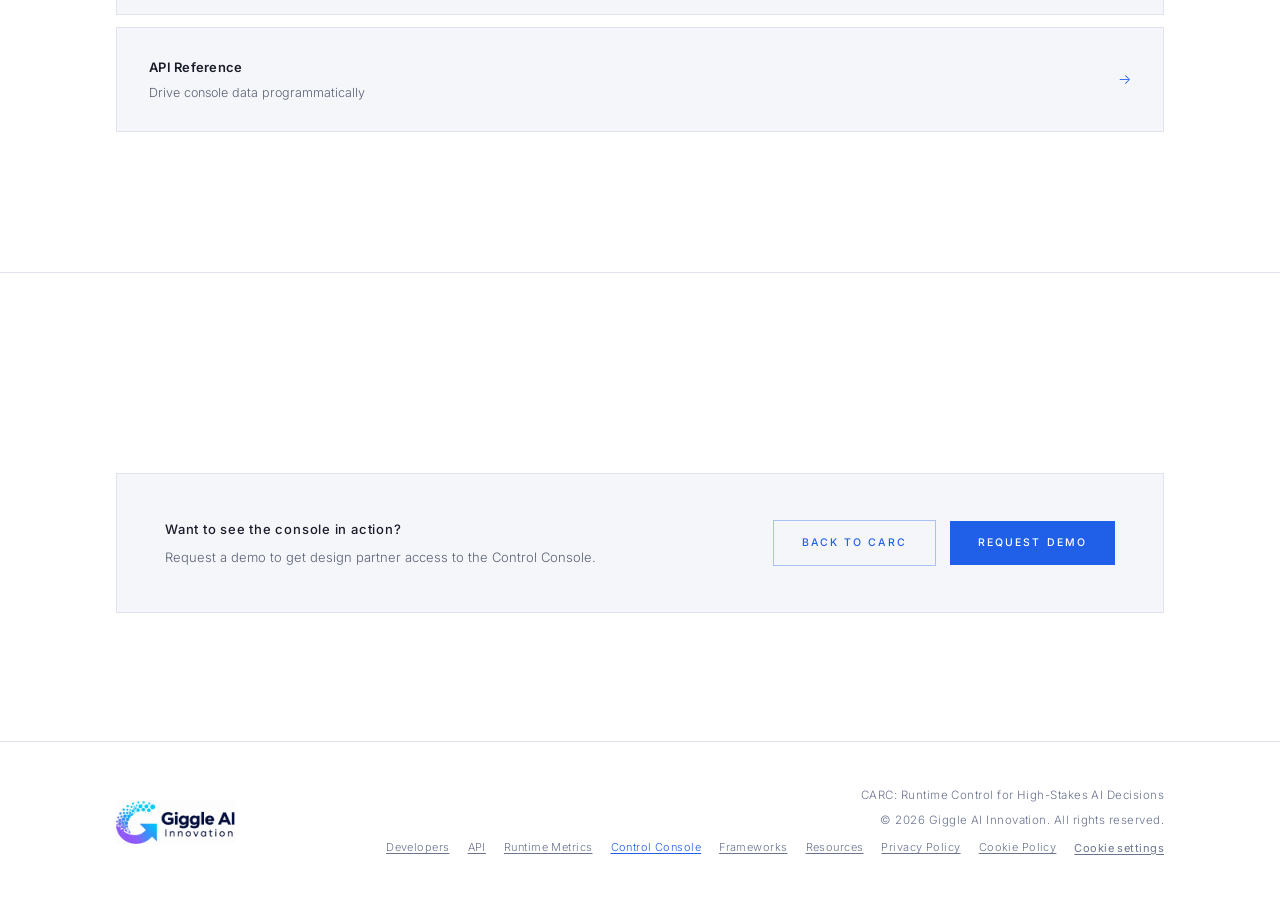
<file: control-console.html>
<!DOCTYPE html>
<html lang="en">
<head>
  <meta charset="UTF-8">
  <meta name="viewport" content="width=device-width, initial-scale=1.0">
  <meta name="description" content="The CARC Control Console: Runtime Sessions, Agent Runs, Human Review, Decision Replay, and Runtime Metrics in one operating view. Design partner preview available now.">
  <title>Control Console | CARC by Giggle AI Innovation</title>

  <link rel="preconnect" href="https://fonts.googleapis.com">
  <link rel="preconnect" href="https://fonts.gstatic.com" crossorigin>
  <link href="https://fonts.googleapis.com/css2?family=Cormorant+Garamond:ital,wght@0,300;0,400;0,500;0,600;1,300;1,400;1,500&amp;family=Inter:wght@300;400;500;600&amp;display=swap" rel="stylesheet">

  <link rel="icon" href="assets/icons/favicon.svg" type="image/svg+xml">
  <link rel="canonical" href="https://giggleaiinnovation.com/control-console.html">

  <meta property="og:type"        content="website">
  <meta property="og:url"         content="https://giggleaiinnovation.com/control-console.html">
  <meta property="og:title"       content="Control Console | CARC by Giggle AI Innovation">
  <meta property="og:description" content="Runtime Sessions, Agent Runs, Human Review, Decision Replay, and Runtime Metrics in one operating view.">
  <meta property="og:image"       content="https://giggleaiinnovation.com/assets/images/giggleaiinnovation-logo-dark.png">

  <meta name="twitter:card"        content="summary_large_image">
  <meta name="twitter:title"       content="Control Console | CARC by Giggle AI Innovation">
  <meta name="twitter:description" content="Runtime Sessions, Agent Runs, Human Review, Decision Replay, and Runtime Metrics in one operating view.">

  <link rel="stylesheet" href="assets/css/tokens.css">
  <link rel="stylesheet" href="assets/css/base.css">
  <link rel="stylesheet" href="assets/css/layout.css">
  <link rel="stylesheet" href="assets/css/components.css">
  <link rel="stylesheet" href="assets/css/utilities.css">
  <link rel="stylesheet" href="assets/css/themes.css">
</head>
<body>

<a href="#main" class="skip-link">Skip to content</a>

<!-- ═══ NAV ════════════════════════════════════════════════════════════════════ -->
<nav id="nav">
  <div class="wrap">
    <div class="nav-flex">
      <a href="/" aria-label="Giggle AI Innovation home page">
        <img src="assets/images/giggleaiinnovation-logo-dark.png" alt="Giggle AI Innovation" class="nav-logo-img" id="navLogo">
      </a>
      <div class="nav-actions">
        <a href="index.html#architecture" class="nav-link">Platform</a>

        <div class="nav-dropdown">
          <button class="nav-dropdown-trigger" aria-expanded="false" aria-haspopup="true">
            Developers
            <svg viewBox="0 0 24 24"><polyline points="6 9 12 15 18 9"/></svg>
          </button>
          <div class="nav-dropdown-menu">
            <a href="developers.html" class="nav-dropdown-item">
              <span class="nav-dropdown-item-title">Developer Platform</span>
              <span class="nav-dropdown-item-desc">SDK, quickstart, integration patterns</span>
            </a>
            <a href="api.html" class="nav-dropdown-item">
              <span class="nav-dropdown-item-title">API Reference</span>
              <span class="nav-dropdown-item-desc">Runtime API and OpenAPI specification</span>
            </a>
            <a href="runtime-metrics.html" class="nav-dropdown-item">
              <span class="nav-dropdown-item-title">Runtime Metrics</span>
              <span class="nav-dropdown-item-desc">Evidence dashboard and Decision Replay</span>
            </a>
            <a href="control-console.html" class="nav-dropdown-item">
              <span class="nav-dropdown-item-title">Control Console</span>
              <span class="nav-dropdown-item-desc">Runtime sessions and human review</span>
            </a>
          </div>
        </div>

        <a href="frameworks.html" class="nav-link">Frameworks</a>

        <a href="https://www.linkedin.com/company/giggle-ai-innovation" target="_blank" rel="noopener" class="social-link" aria-label="Giggle AI Innovation on LinkedIn">
          <svg viewBox="0 0 24 24" xmlns="http://www.w3.org/2000/svg"><path d="M20.447 20.452h-3.554v-5.569c0-1.328-.027-3.037-1.852-3.037-1.853 0-2.136 1.445-2.136 2.939v5.667H9.351V9h3.414v1.561h.046c.477-.9 1.637-1.85 3.37-1.85 3.601 0 4.267 2.37 4.267 5.455v6.286zM5.337 7.433a2.062 2.062 0 0 1-2.063-2.065 2.064 2.064 0 1 1 2.063 2.065zm1.782 13.019H3.555V9h3.564v11.452zM22.225 0H1.771C.792 0 0 .774 0 1.729v20.542C0 23.227.792 24 1.771 24h20.451C23.2 24 24 23.227 24 22.271V1.729C24 .774 23.2 0 22.222 0h.003z"/></svg>
        </a>
        <button id="themeToggle" class="theme-toggle" aria-label="Toggle colour theme">
          <svg class="icon-sun" viewBox="0 0 24 24"><circle cx="12" cy="12" r="4"/><line x1="12" y1="2" x2="12" y2="4"/><line x1="12" y1="20" x2="12" y2="22"/><line x1="4.22" y1="4.22" x2="5.64" y2="5.64"/><line x1="18.36" y1="18.36" x2="19.78" y2="19.78"/><line x1="2" y1="12" x2="4" y2="12"/><line x1="20" y1="12" x2="22" y2="12"/><line x1="4.22" y1="19.78" x2="5.64" y2="18.36"/><line x1="18.36" y1="5.64" x2="19.78" y2="4.22"/></svg>
          <svg class="icon-moon" viewBox="0 0 24 24"><path d="M21 12.79A9 9 0 1 1 11.21 3 7 7 0 0 0 21 12.79z"/></svg>
        </button>
        <a href="mailto:info@giggleaiinnovation.com?subject=CARC%20Control%20Console%20Question" class="btn btn-outline nav-ask">Ask a Question</a>
        <a href="#contact-sales" data-contact-sales-open aria-haspopup="dialog" class="btn btn-gold">Request Demo</a>
      </div>
    </div>
  </div>
</nav>


<main id="main">
<!-- ═══ HERO ═══════════════════════════════════════════════════════════════════ -->
<section class="product-hero">
  <div class="wrap">
    <div class="product-hero-inner">
      <span class="status-badge">Design Partner Preview</span>
      <p class="eyebrow" style="margin-bottom:20px;">Control Console</p>
      <h1 class="product-hero-h1">The CARC Control Console.</h1>
      <p class="product-hero-sub">
        Runtime Sessions, Agent Runs, Human Review, Decision Replay, and Runtime Metrics:
        the operating view your team uses to run CARC day to day.
      </p>
      <div class="cta-pair">
        <a href="#" data-config-url="controlConsoleUrl" data-config-hide-if-missing target="_blank" rel="noopener" class="btn btn-gold">Open Control Console &#8599;</a>
        <a href="#contact-sales" data-contact-sales-open aria-haspopup="dialog" class="btn btn-outline">Request Demo</a>
      </div>
      <p class="cta-microcopy">This page is a product overview. Interfaces shown are illustrative previews.</p>
    </div>
  </div>
</section>


<!-- ═══ CAPABILITY OVERVIEW ════════════════════════════════════════════════════ -->
<section class="section section--surface">
  <div class="wrap">
    <p class="sec-label">What's in the console</p>
    <div class="capability-grid">
      <div class="capability-card r">
        <p class="capability-card-title">Runtime Sessions</p>
        <p>Every live and completed session between your agent and CARC's Runtime Engine, from first connection to session close.</p>
      </div>
      <div class="capability-card r r-d1">
        <p class="capability-card-title">Agent Runs</p>
        <p>Individual agent decisions within a session: recommendation, context, escalation, deferral, or override, in order.</p>
      </div>
      <div class="capability-card r r-d2">
        <p class="capability-card-title">Human Review</p>
        <p>Where reviewers see flagged runs, act on escalations, and record the intervention evidence that feeds the Evidence Engine.</p>
      </div>
      <div class="capability-card r">
        <p class="capability-card-title">Decision Replay</p>
        <p>Step back through any run to see exactly what the agent saw and did, and how the workflow resolved.</p>
      </div>
      <div class="capability-card r r-d1">
        <p class="capability-card-title">Runtime Metrics</p>
        <p>Evidence completeness, escalation and override rates, and consistency signals across agent runs, in one view.</p>
      </div>
    </div>
  </div>
</section>


<!-- ═══ REPRESENTATIVE UI PREVIEW ══════════════════════════════════════════════ -->
<section class="section">
  <div class="wrap">
    <p class="sec-label">Console preview</p>
    <p class="deliv-sub r" style="max-width:640px; margin-bottom:32px;">A representative interface preview of the Runtime Sessions view. Rows below are sample data for illustration, not real customer sessions.</p>
    <div class="ui-preview-frame r">
      <div class="ui-preview-chrome">
        <span class="ui-preview-dot"></span><span class="ui-preview-dot"></span><span class="ui-preview-dot"></span>
        <span class="ui-preview-label">console.giggleaiinnovation.com / sessions, Illustrative Preview</span>
      </div>
      <div class="ui-preview-body">
        <div class="ui-row"><span class="ui-row-id">SESSION-118</span><span>credit-decision-agent &middot; 42 runs</span><span class="ui-row-status">Active</span></div>
        <div class="ui-row"><span class="ui-row-id">SESSION-117</span><span>claims-assessment-agent &middot; 3 pending review</span><span class="ui-row-status ui-row-status--flag">Needs review</span></div>
        <div class="ui-row"><span class="ui-row-id">SESSION-116</span><span>candidate-screening-agent &middot; 1 override</span><span class="ui-row-status ui-row-status--flag">Overridden</span></div>
        <div class="ui-row"><span class="ui-row-id">SESSION-115</span><span>triage-agent &middot; closed, fully replayable</span><span class="ui-row-status">Closed</span></div>
      </div>
      <p class="ui-preview-note">Sample interface data for illustration only</p>
    </div>
  </div>
</section>


<!-- ═══ ARCHITECTURE ═══════════════════════════════════════════════════════════ -->
<section class="section section--surface">
  <div class="wrap">
    <p class="sec-label">Where the console sits</p>
    <div class="arch-diagram r" role="img" aria-label="The Runtime Engine and Evidence Engine feed the Control Console, where Runtime Sessions, Agent Runs, Human Review, Decision Replay, and Runtime Metrics come together.">
      <div class="arch-row">
        <div class="arch-stack">
          <div class="arch-node"><span class="arch-node-label">Runtime Engine</span></div>
          <div class="arch-node"><span class="arch-node-label">Evidence Engine</span></div>
        </div>
        <div class="arch-connector">&rarr;</div>
        <div class="arch-node arch-node--accent"><span class="arch-node-label">Control<br>Console</span></div>
        <div class="arch-connector">&rarr;</div>
        <div class="arch-node"><span class="arch-node-label">Your<br>Team</span></div>
      </div>
    </div>
  </div>
</section>


<!-- ═══ RELATED PAGES ══════════════════════════════════════════════════════════ -->
<section class="section">
  <div class="wrap">
    <p class="sec-label">Go deeper</p>
    <div class="doc-link-row r">
      <div><p class="doc-link-title">Runtime Metrics</p><p class="doc-link-desc">Evidence dashboard and Decision Replay in detail</p></div>
      <a href="runtime-metrics.html" class="doc-link-arrow" aria-label="Runtime Metrics">&rarr;</a>
    </div>
    <div class="doc-link-row r">
      <div><p class="doc-link-title">Developer Platform</p><p class="doc-link-desc">Instrument agents that feed the console</p></div>
      <a href="developers.html" class="doc-link-arrow" aria-label="Developer Platform">&rarr;</a>
    </div>
    <div class="doc-link-row r">
      <div><p class="doc-link-title">API Reference</p><p class="doc-link-desc">Drive console data programmatically</p></div>
      <a href="api.html" class="doc-link-arrow" aria-label="API Reference">&rarr;</a>
    </div>
  </div>
</section>


<!-- ═══ CTA ═════════════════════════════════════════════════════════════════════ -->
<section class="section" style="border-bottom:none;">
  <div class="wrap">
    <div class="mid-cta r">
      <div>
        <p class="mid-cta-title">Want to see the console in action?</p>
        <p class="mid-cta-desc">Request a demo to get design partner access to the Control Console.</p>
      </div>
      <div class="mid-cta-actions">
        <div class="cta-pair mid-cta-pair">
          <a href="index.html" class="btn btn-outline">Back to CARC</a>
          <a href="#contact-sales" data-contact-sales-open aria-haspopup="dialog" class="btn btn-gold">Request Demo</a>
        </div>
      </div>
    </div>
  </div>
</section>
</main>


<!-- ═══ FOOTER ══════════════════════════════════════════════════════════════════ -->
<footer>
  <div class="wrap">
    <div class="footer-flex">
      <div>
        <img src="assets/images/giggleaiinnovation-logo-dark.png" alt="Giggle AI Innovation" class="footer-logo-img" id="footerLogo" loading="lazy" decoding="async">
      </div>
      <div class="footer-right">
        <p>CARC: Runtime Control for High-Stakes AI Decisions</p>
        <p style="margin-top:5px;">&copy; 2026 Giggle AI Innovation. All rights reserved.</p>
        <div class="footer-legal">
          <a href="developers.html" class="cookie-settings-link">Developers</a>
          <a href="api.html" class="cookie-settings-link">API</a>
          <a href="runtime-metrics.html" class="cookie-settings-link">Runtime Metrics</a>
          <a href="control-console.html" class="cookie-settings-link" style="color:var(--gold);">Control Console</a>
          <a href="frameworks.html" class="cookie-settings-link">Frameworks</a>
          <a href="article-the-runtime-gap.html" class="cookie-settings-link">Resources</a>
          <a href="privacy-policy.html" class="cookie-settings-link">Privacy Policy</a>
          <a href="cookie-policy.html" class="cookie-settings-link">Cookie Policy</a>
          <button id="cookie-settings-btn" class="cookie-settings-link">Cookie settings</button>
        </div>
      </div>
    </div>
  </div>
</footer>


<!-- ═══ COOKIE BANNER ═══════════════════════════════════════════════════════ -->
<div id="cookie-banner" role="dialog" aria-label="Cookie consent" aria-describedby="cookie-banner-desc">
  <div class="wrap">
    <div class="cookie-banner-inner">
      <div class="cookie-banner-text">
        <p class="cookie-banner-desc" id="cookie-banner-desc">
          We use cookies to make this website work, understand how visitors use it, and improve the experience. You can accept all cookies, reject non-essential cookies, or manage your preferences.
        </p>
        <p class="cookie-banner-links">
          <a href="privacy-policy.html">Privacy Policy</a>
          <span aria-hidden="true"> &nbsp;&middot;&nbsp; </span>
          <a href="cookie-policy.html">Cookie Policy</a>
        </p>
      </div>
      <div class="cookie-banner-actions">
        <button class="btn btn-sm btn-outline" id="cb-reject">Reject non-essential</button>
        <button class="btn btn-sm btn-outline" id="cb-manage">Manage preferences</button>
        <button class="btn btn-sm btn-gold" id="cb-accept">Accept all</button>
      </div>
    </div>
  </div>
</div>


<!-- ═══ COOKIE PREFERENCES MODAL ════════════════════════════════════════════ -->
<div id="cookie-modal-overlay" aria-hidden="true">
  <div class="cookie-modal" role="dialog" aria-modal="true" aria-labelledby="cookie-modal-title">

    <button class="cookie-modal-close" id="cm-close" aria-label="Close cookie preferences">
      <svg viewBox="0 0 24 24" width="14" height="14"><line x1="18" y1="6" x2="6" y2="18"/><line x1="6" y1="6" x2="18" y2="18"/></svg>
    </button>

    <h2 class="cookie-modal-title" id="cookie-modal-title">Cookie Preferences</h2>
    <p class="cookie-modal-intro">Choose which cookies you allow. Strictly necessary cookies are always on: they keep the site working. All other categories are off by default.</p>

    <div class="cookie-category">
      <div class="cookie-cat-header">
        <span class="cookie-cat-title">Strictly Necessary</span>
        <span class="cookie-always-on" aria-label="Always enabled">Always on</span>
      </div>
      <p class="cookie-cat-desc">Required for the website to function. These cannot be turned off. They include your theme preference and cookie consent choice.</p>
    </div>

    <div class="cookie-category">
      <div class="cookie-cat-header">
        <span class="cookie-cat-title">Analytics</span>
        <label class="c-toggle">
          <input type="checkbox" id="cm-analytics" aria-label="Analytics cookies">
          <span class="c-toggle-track"></span>
        </label>
      </div>
      <p class="cookie-cat-desc">Help us understand how visitors interact with the site: pages viewed, time spent, and entry sources. Used to improve content and experience. No personal data is shared with third parties.</p>
    </div>

    <div class="cookie-category">
      <div class="cookie-cat-header">
        <span class="cookie-cat-title">Marketing</span>
        <label class="c-toggle">
          <input type="checkbox" id="cm-marketing" aria-label="Marketing cookies">
          <span class="c-toggle-track"></span>
        </label>
      </div>
      <p class="cookie-cat-desc">Allow us to measure the reach of content and outreach efforts. Only activated with explicit consent. No personal data is sold or shared for advertising purposes.</p>
    </div>

    <div class="cookie-modal-footer">
      <button class="btn btn-sm btn-outline" id="cm-reject-all">Reject non-essential</button>
      <div class="cookie-modal-footer-right">
        <button class="btn btn-sm btn-outline" id="cm-save">Save preferences</button>
        <button class="btn btn-sm btn-gold" id="cm-accept-all">Accept all</button>
      </div>
    </div>

  </div>
</div>

<script src="assets/js/config.js"></script>
<script src="assets/js/theme.js"></script>
<script src="assets/js/navigation.js"></script>
<script src="assets/js/animations.js"></script>
<script src="assets/js/analytics.js"></script>
<script src="assets/js/cookie-consent.js"></script>
<script src="assets/js/main.js"></script>

</body>
</html>
</file>
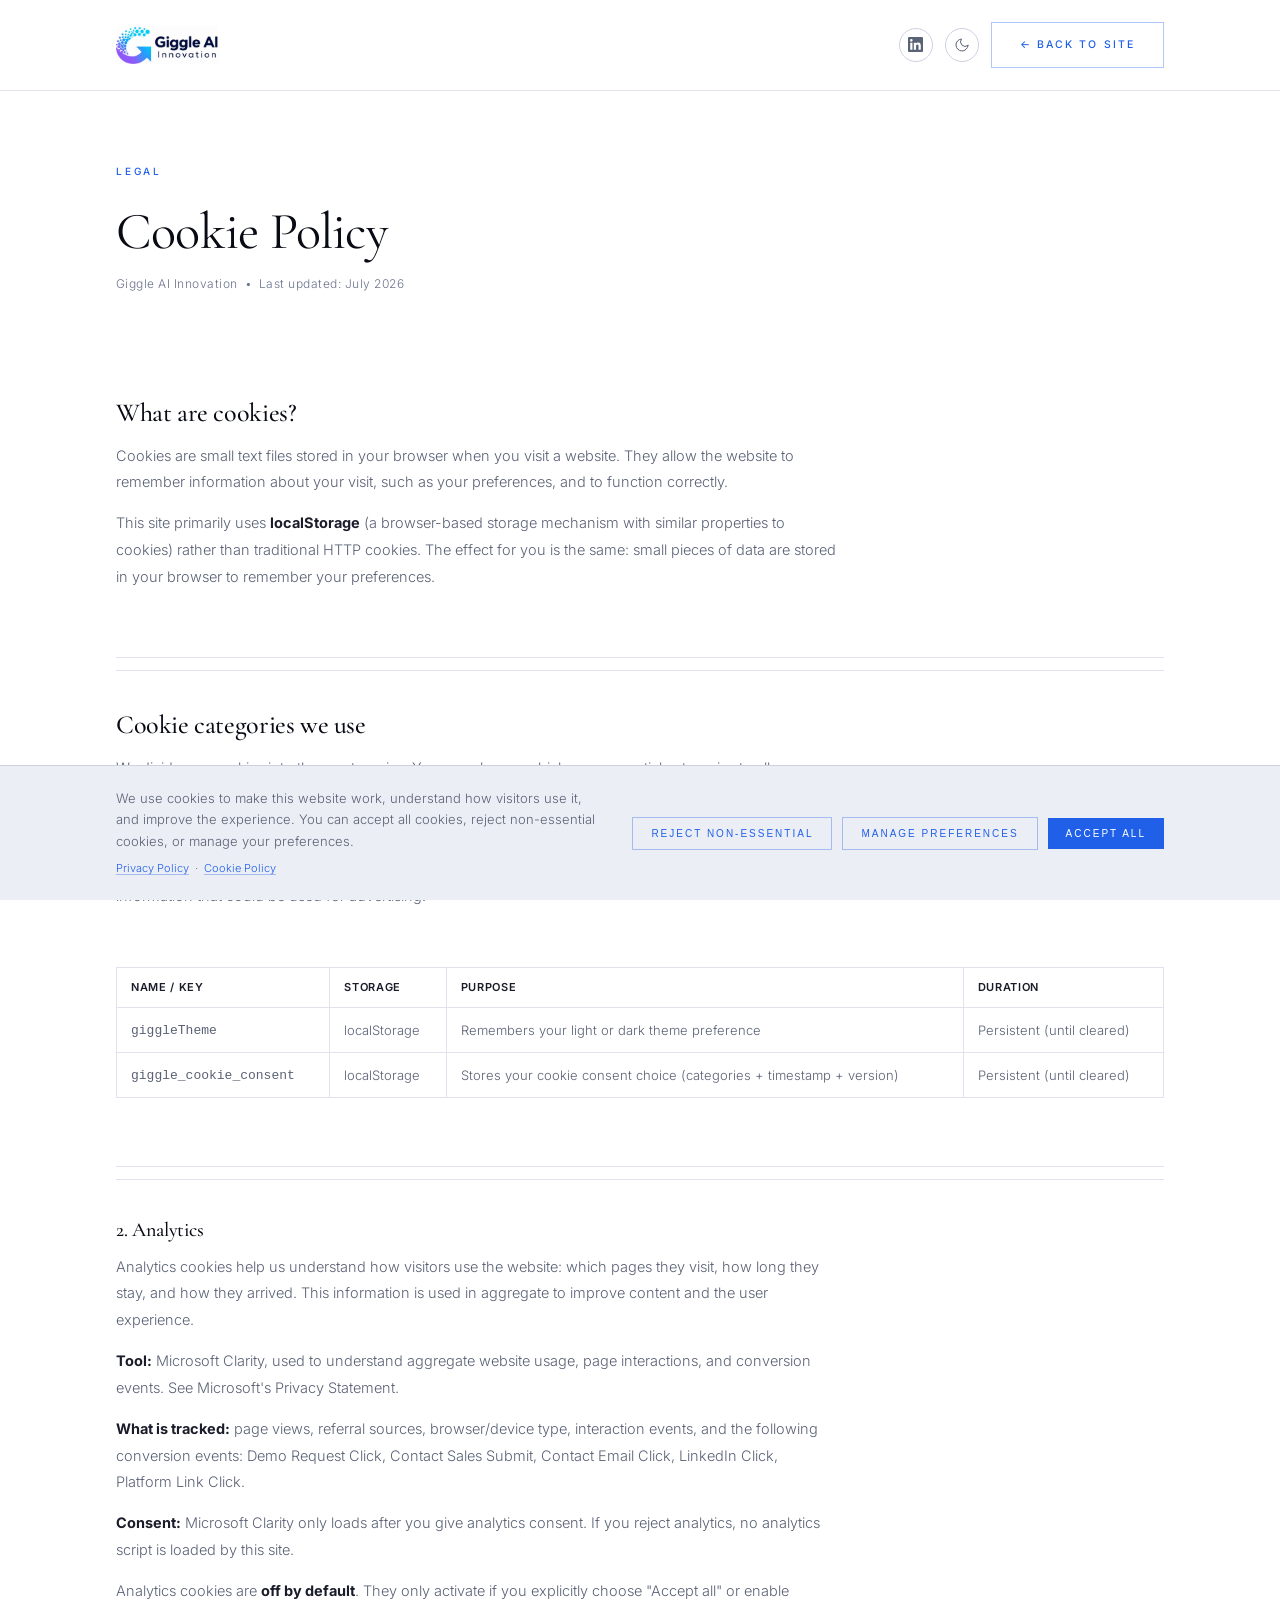
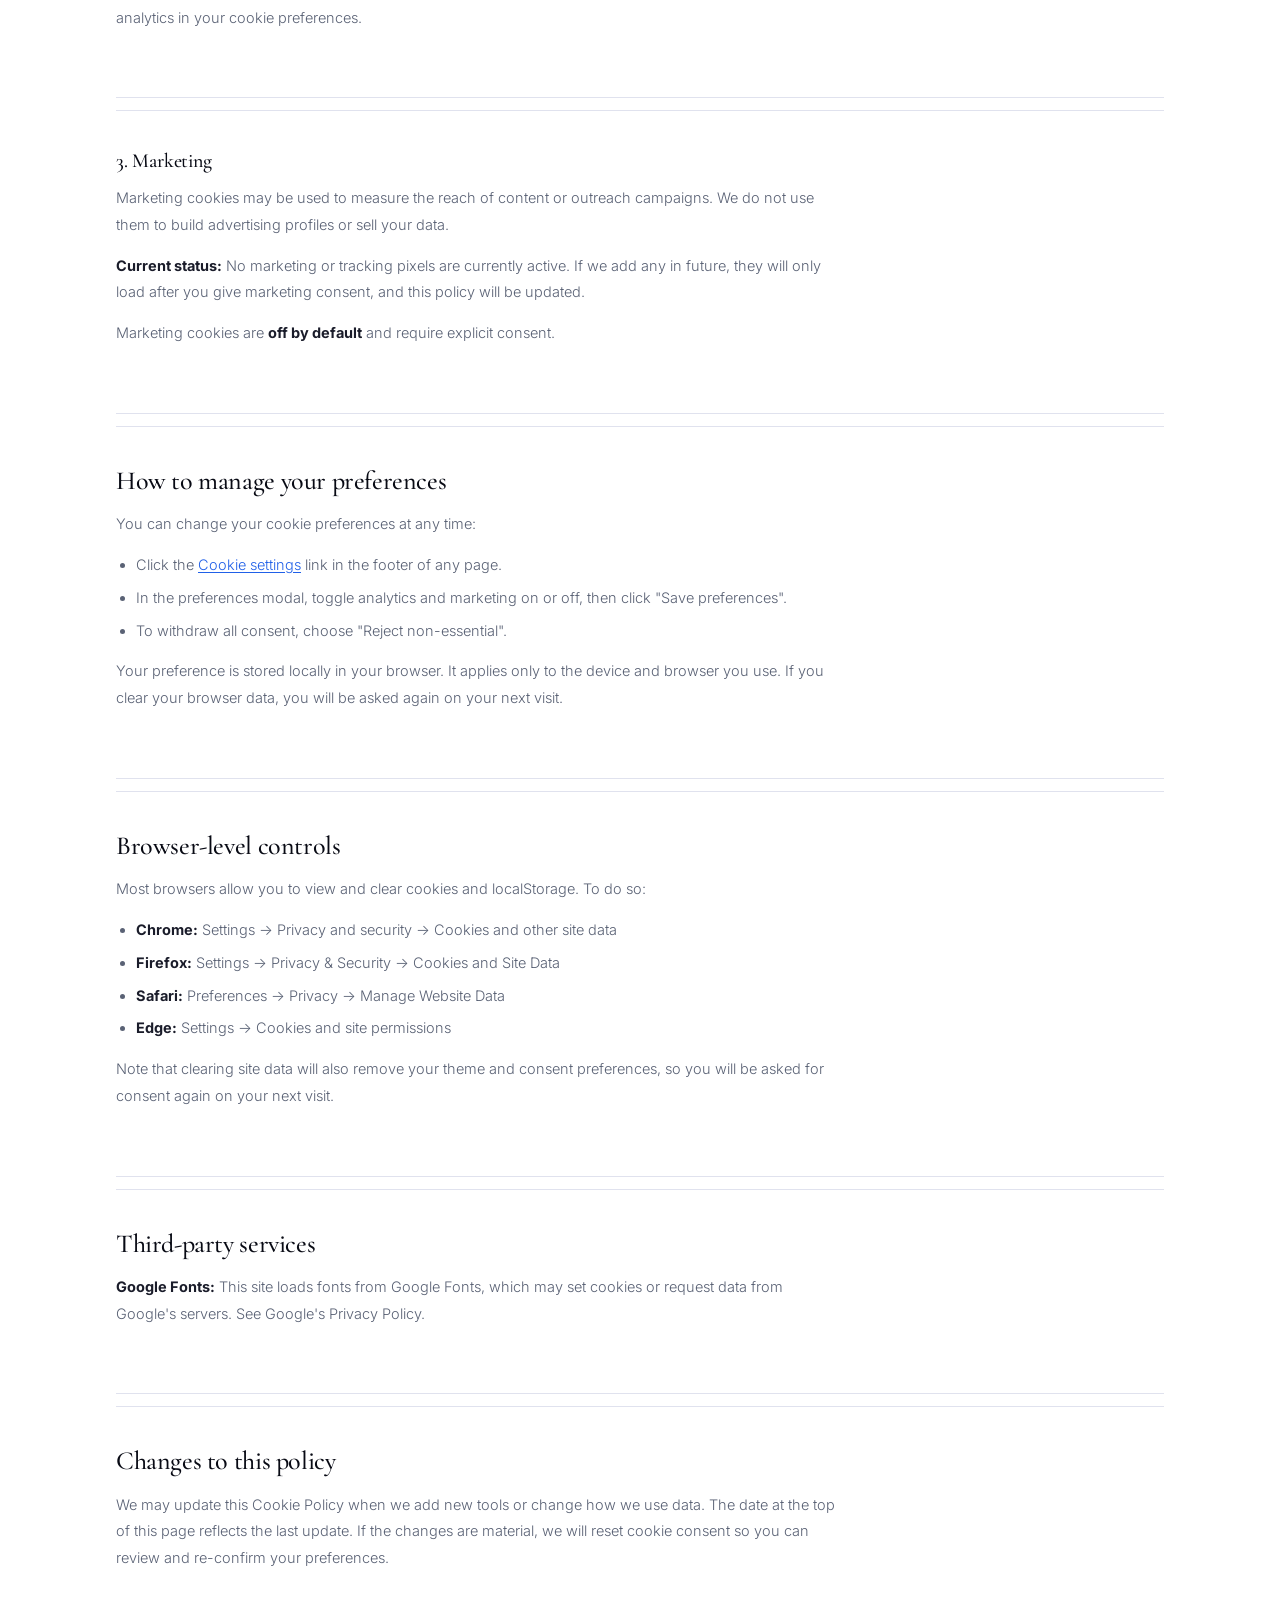
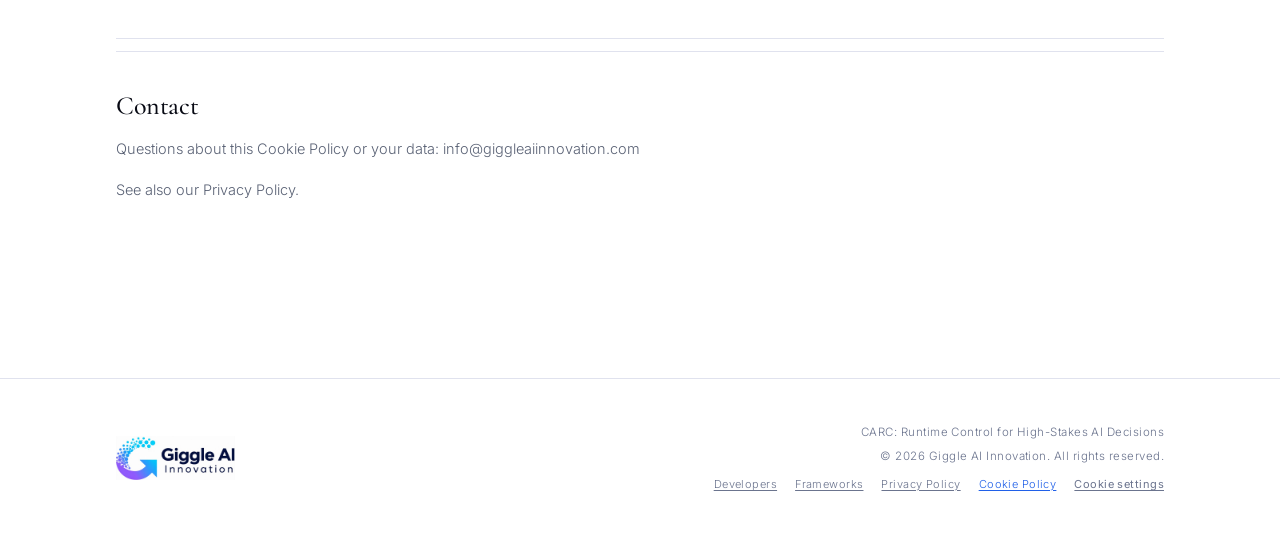
<file: cookie-policy.html>
<!DOCTYPE html>
<html lang="en">
<head>
  <meta charset="UTF-8">
  <meta name="viewport" content="width=device-width, initial-scale=1.0">
  <meta name="description" content="Cookie Policy: how Giggle AI Innovation uses cookies, localStorage, and consent-based analytics on this website.">
  <title>Cookie Policy | Giggle AI Innovation</title>
  <meta name="robots" content="noindex">

  <link rel="preconnect" href="https://fonts.googleapis.com">
  <link rel="preconnect" href="https://fonts.gstatic.com" crossorigin>
  <link href="https://fonts.googleapis.com/css2?family=Cormorant+Garamond:ital,wght@0,300;0,400;0,500;0,600;1,300;1,400;1,500&amp;family=Inter:wght@300;400;500;600&amp;display=swap" rel="stylesheet">

  <link rel="icon" href="assets/icons/favicon.svg" type="image/svg+xml">

  <link rel="stylesheet" href="assets/css/tokens.css">
  <link rel="stylesheet" href="assets/css/base.css">
  <link rel="stylesheet" href="assets/css/layout.css">
  <link rel="stylesheet" href="assets/css/components.css">
  <link rel="stylesheet" href="assets/css/utilities.css">
  <link rel="stylesheet" href="assets/css/themes.css">
</head>
<body>

<a href="#main" class="skip-link">Skip to content</a>

<nav id="policy-nav">
  <div class="wrap">
    <div class="nav-flex">
      <a href="index.html" aria-label="Giggle AI Innovation home page">
        <img src="assets/images/giggleaiinnovation-logo-dark.png" alt="Giggle AI Innovation" class="nav-logo-img" id="navLogo">
      </a>
      <div style="display:flex; align-items:center; gap:12px;">
        <a href="https://www.linkedin.com/company/giggle-ai-innovation" target="_blank" rel="noopener" class="social-link" aria-label="Giggle AI Innovation on LinkedIn">
          <svg viewBox="0 0 24 24" xmlns="http://www.w3.org/2000/svg"><path d="M20.447 20.452h-3.554v-5.569c0-1.328-.027-3.037-1.852-3.037-1.853 0-2.136 1.445-2.136 2.939v5.667H9.351V9h3.414v1.561h.046c.477-.9 1.637-1.85 3.37-1.85 3.601 0 4.267 2.37 4.267 5.455v6.286zM5.337 7.433a2.062 2.062 0 0 1-2.063-2.065 2.064 2.064 0 1 1 2.063 2.065zm1.782 13.019H3.555V9h3.564v11.452zM22.225 0H1.771C.792 0 0 .774 0 1.729v20.542C0 23.227.792 24 1.771 24h20.451C23.2 24 24 23.227 24 22.271V1.729C24 .774 23.2 0 22.222 0h.003z"/></svg>
        </a>
        <button id="themeToggle" class="theme-toggle" aria-label="Toggle colour theme">
          <svg class="icon-sun" viewBox="0 0 24 24"><circle cx="12" cy="12" r="4"/><line x1="12" y1="2" x2="12" y2="4"/><line x1="12" y1="20" x2="12" y2="22"/><line x1="4.22" y1="4.22" x2="5.64" y2="5.64"/><line x1="18.36" y1="18.36" x2="19.78" y2="19.78"/><line x1="2" y1="12" x2="4" y2="12"/><line x1="20" y1="12" x2="22" y2="12"/><line x1="4.22" y1="19.78" x2="5.64" y2="18.36"/><line x1="18.36" y1="5.64" x2="19.78" y2="4.22"/></svg>
          <svg class="icon-moon" viewBox="0 0 24 24"><path d="M21 12.79A9 9 0 1 1 11.21 3 7 7 0 0 0 21 12.79z"/></svg>
        </button>
        <a href="index.html" class="btn btn-outline">&larr; Back to Site</a>
      </div>
    </div>
  </div>
</nav>


<main id="main">
  <div class="wrap">
    <div class="policy-page">
      <p class="policy-eyebrow">Legal</p>
      <h1 class="policy-h1">Cookie Policy</h1>
      <p class="policy-meta">Giggle AI Innovation &nbsp;&bull;&nbsp; Last updated: July 2026</p>

      <div class="policy-section">
        <h2 class="policy-h2">What are cookies?</h2>
        <div class="policy-body">
          <p>Cookies are small text files stored in your browser when you visit a website. They allow the website to remember information about your visit, such as your preferences, and to function correctly.</p>
          <p>This site primarily uses <strong style="color:var(--cream);">localStorage</strong> (a browser-based storage mechanism with similar properties to cookies) rather than traditional HTTP cookies. The effect for you is the same: small pieces of data are stored in your browser to remember your preferences.</p>
        </div>
      </div>

      <hr class="policy-divider">

      <div class="policy-section">
        <h2 class="policy-h2">Cookie categories we use</h2>
        <div class="policy-body">
          <p>We divide our cookies into three categories. You can choose which non-essential categories to allow.</p>
        </div>

        <br>

        <h3 style="font-family:'Cormorant Garamond',serif; font-size:20px; font-weight:500; color:var(--white); margin-bottom:12px; letter-spacing:-.01em;">
          1. Strictly Necessary
        </h3>
        <div class="policy-body">
          <p>These are required for the website to function. They cannot be disabled. They do not track you or collect information that could be used for advertising.</p>
        </div>
        <br>
        <table class="cookie-table" aria-label="Strictly necessary cookies">
          <thead>
            <tr>
              <th>Name / Key</th>
              <th>Storage</th>
              <th>Purpose</th>
              <th>Duration</th>
            </tr>
          </thead>
          <tbody>
            <tr>
              <td><code>giggleTheme</code></td>
              <td>localStorage</td>
              <td>Remembers your light or dark theme preference</td>
              <td>Persistent (until cleared)</td>
            </tr>
            <tr>
              <td><code>giggle_cookie_consent</code></td>
              <td>localStorage</td>
              <td>Stores your cookie consent choice (categories + timestamp + version)</td>
              <td>Persistent (until cleared)</td>
            </tr>
          </tbody>
        </table>
      </div>

      <hr class="policy-divider">

      <div class="policy-section">
        <h3 style="font-family:'Cormorant Garamond',serif; font-size:20px; font-weight:500; color:var(--white); margin-bottom:12px; letter-spacing:-.01em;">
          2. Analytics
        </h3>
        <div class="policy-body">
          <p>Analytics cookies help us understand how visitors use the website: which pages they visit, how long they stay, and how they arrived. This information is used in aggregate to improve content and the user experience.</p>
          <p><strong style="color:var(--cream);">Tool:</strong> <a href="https://clarity.microsoft.com" target="_blank" rel="noopener">Microsoft Clarity</a>, used to understand aggregate website usage, page interactions, and conversion events. See <a href="https://privacy.microsoft.com/privacystatement" target="_blank" rel="noopener">Microsoft's Privacy Statement</a>.</p>
          <p><strong style="color:var(--cream);">What is tracked:</strong> page views, referral sources, browser/device type, interaction events, and the following conversion events: Demo Request Click, Contact Sales Submit, Contact Email Click, LinkedIn Click, Platform Link Click.</p>
          <p><strong style="color:var(--cream);">Consent:</strong> Microsoft Clarity only loads after you give analytics consent. If you reject analytics, no analytics script is loaded by this site.</p>
          <p>Analytics cookies are <strong style="color:var(--cream);">off by default</strong>. They only activate if you explicitly choose "Accept all" or enable analytics in your cookie preferences.</p>
        </div>
      </div>

      <hr class="policy-divider">

      <div class="policy-section">
        <h3 style="font-family:'Cormorant Garamond',serif; font-size:20px; font-weight:500; color:var(--white); margin-bottom:12px; letter-spacing:-.01em;">
          3. Marketing
        </h3>
        <div class="policy-body">
          <p>Marketing cookies may be used to measure the reach of content or outreach campaigns. We do not use them to build advertising profiles or sell your data.</p>
          <p><strong style="color:var(--cream);">Current status:</strong> No marketing or tracking pixels are currently active. If we add any in future, they will only load after you give marketing consent, and this policy will be updated.</p>
          <p>Marketing cookies are <strong style="color:var(--cream);">off by default</strong> and require explicit consent.</p>
        </div>
      </div>

      <hr class="policy-divider">

      <div class="policy-section">
        <h2 class="policy-h2">How to manage your preferences</h2>
        <div class="policy-body">
          <p>You can change your cookie preferences at any time:</p>
          <ul>
            <li>Click the <button data-cookie-settings-link style="background:none;border:none;padding:0;color:var(--gold);cursor:pointer;font:inherit;text-decoration:underline;text-underline-offset:2px;font-size:inherit;">Cookie settings</button> link in the footer of any page.</li>
            <li>In the preferences modal, toggle analytics and marketing on or off, then click "Save preferences".</li>
            <li>To withdraw all consent, choose "Reject non-essential".</li>
          </ul>
          <p>Your preference is stored locally in your browser. It applies only to the device and browser you use. If you clear your browser data, you will be asked again on your next visit.</p>
        </div>
      </div>

      <hr class="policy-divider">

      <div class="policy-section">
        <h2 class="policy-h2">Browser-level controls</h2>
        <div class="policy-body">
          <p>Most browsers allow you to view and clear cookies and localStorage. To do so:</p>
          <ul>
            <li><strong style="color:var(--cream);">Chrome:</strong> Settings &rarr; Privacy and security &rarr; Cookies and other site data</li>
            <li><strong style="color:var(--cream);">Firefox:</strong> Settings &rarr; Privacy &amp; Security &rarr; Cookies and Site Data</li>
            <li><strong style="color:var(--cream);">Safari:</strong> Preferences &rarr; Privacy &rarr; Manage Website Data</li>
            <li><strong style="color:var(--cream);">Edge:</strong> Settings &rarr; Cookies and site permissions</li>
          </ul>
          <p>Note that clearing site data will also remove your theme and consent preferences, so you will be asked for consent again on your next visit.</p>
        </div>
      </div>

      <hr class="policy-divider">

      <div class="policy-section">
        <h2 class="policy-h2">Third-party services</h2>
        <div class="policy-body">
          <p><strong style="color:var(--cream);">Google Fonts:</strong> This site loads fonts from Google Fonts, which may set cookies or request data from Google's servers. See <a href="https://policies.google.com/privacy" target="_blank" rel="noopener">Google's Privacy Policy</a>.</p>
        </div>
      </div>

      <hr class="policy-divider">

      <div class="policy-section">
        <h2 class="policy-h2">Changes to this policy</h2>
        <div class="policy-body">
          <p>We may update this Cookie Policy when we add new tools or change how we use data. The date at the top of this page reflects the last update. If the changes are material, we will reset cookie consent so you can review and re-confirm your preferences.</p>
        </div>
      </div>

      <hr class="policy-divider">

      <div class="policy-section">
        <h2 class="policy-h2">Contact</h2>
        <div class="policy-body">
          <p>Questions about this Cookie Policy or your data: <a href="mailto:info@giggleaiinnovation.com">info@giggleaiinnovation.com</a></p>
          <p>See also our <a href="privacy-policy.html">Privacy Policy</a>.</p>
        </div>
      </div>

    </div>
  </div>
</main>


<footer>
  <div class="wrap">
    <div class="footer-flex">
      <div>
        <img src="assets/images/giggleaiinnovation-logo-dark.png" alt="Giggle AI Innovation" class="footer-logo-img" id="footerLogo" loading="lazy" decoding="async">
      </div>
      <div class="footer-right">
        <p>CARC: Runtime Control for High-Stakes AI Decisions</p>
        <p style="margin-top:5px;">&copy; 2026 Giggle AI Innovation. All rights reserved.</p>
        <div class="footer-legal">
          <a href="developers.html" class="cookie-settings-link">Developers</a>
          <a href="frameworks.html" class="cookie-settings-link">Frameworks</a>
          <a href="privacy-policy.html" class="cookie-settings-link">Privacy Policy</a>
          <a href="cookie-policy.html" class="cookie-settings-link" style="color:var(--gold);">Cookie Policy</a>
          <button id="cookie-settings-btn" class="cookie-settings-link">Cookie settings</button>
        </div>
      </div>
    </div>
  </div>
</footer>


<!-- Cookie Banner -->
<div id="cookie-banner" role="dialog" aria-label="Cookie consent" aria-describedby="cookie-banner-desc">
  <div class="wrap">
    <div class="cookie-banner-inner">
      <div class="cookie-banner-text">
        <p class="cookie-banner-desc" id="cookie-banner-desc">
          We use cookies to make this website work, understand how visitors use it, and improve the experience. You can accept all cookies, reject non-essential cookies, or manage your preferences.
        </p>
        <p class="cookie-banner-links">
          <a href="privacy-policy.html">Privacy Policy</a>
          <span aria-hidden="true"> &nbsp;&middot;&nbsp; </span>
          <a href="cookie-policy.html">Cookie Policy</a>
        </p>
      </div>
      <div class="cookie-banner-actions">
        <button class="btn btn-sm btn-outline" id="cb-reject">Reject non-essential</button>
        <button class="btn btn-sm btn-outline" id="cb-manage">Manage preferences</button>
        <button class="btn btn-sm btn-gold" id="cb-accept">Accept all</button>
      </div>
    </div>
  </div>
</div>


<!-- Cookie Preferences Modal -->
<div id="cookie-modal-overlay" aria-hidden="true">
  <div class="cookie-modal" role="dialog" aria-modal="true" aria-labelledby="cookie-modal-title">
    <button class="cookie-modal-close" id="cm-close" aria-label="Close cookie preferences">
      <svg viewBox="0 0 24 24" width="14" height="14"><line x1="18" y1="6" x2="6" y2="18"/><line x1="6" y1="6" x2="18" y2="18"/></svg>
    </button>
    <h2 class="cookie-modal-title" id="cookie-modal-title">Cookie Preferences</h2>
    <p class="cookie-modal-intro">Choose which cookies you allow. Strictly necessary cookies are always on: they keep the site working. All other categories are off by default.</p>
    <div class="cookie-category">
      <div class="cookie-cat-header">
        <span class="cookie-cat-title">Strictly Necessary</span>
        <span class="cookie-always-on" aria-label="Always enabled">Always on</span>
      </div>
      <p class="cookie-cat-desc">Required for the website to function. These cannot be turned off. They include your theme preference and cookie consent choice.</p>
    </div>
    <div class="cookie-category">
      <div class="cookie-cat-header">
        <span class="cookie-cat-title">Analytics</span>
        <label class="c-toggle">
          <input type="checkbox" id="cm-analytics" aria-label="Analytics cookies">
          <span class="c-toggle-track"></span>
        </label>
      </div>
      <p class="cookie-cat-desc">Help us understand how visitors interact with the site: pages viewed, time spent, and entry sources. Used to improve content and experience. No personal data is shared with third parties.</p>
    </div>
    <div class="cookie-category">
      <div class="cookie-cat-header">
        <span class="cookie-cat-title">Marketing</span>
        <label class="c-toggle">
          <input type="checkbox" id="cm-marketing" aria-label="Marketing cookies">
          <span class="c-toggle-track"></span>
        </label>
      </div>
      <p class="cookie-cat-desc">Allow us to measure the reach of content and outreach efforts. Only activated with explicit consent. No personal data is sold or shared for advertising purposes.</p>
    </div>
    <div class="cookie-modal-footer">
      <button class="btn btn-sm btn-outline" id="cm-reject-all">Reject non-essential</button>
      <div class="cookie-modal-footer-right">
        <button class="btn btn-sm btn-outline" id="cm-save">Save preferences</button>
        <button class="btn btn-sm btn-gold" id="cm-accept-all">Accept all</button>
      </div>
    </div>
  </div>
</div>

<script src="assets/js/config.js"></script>
<script src="assets/js/theme.js"></script>
<script src="assets/js/navigation.js"></script>
<script src="assets/js/animations.js"></script>
<script src="assets/js/analytics.js"></script>
<script src="assets/js/cookie-consent.js"></script>
<script src="assets/js/main.js"></script>

</body>
</html>
</file>
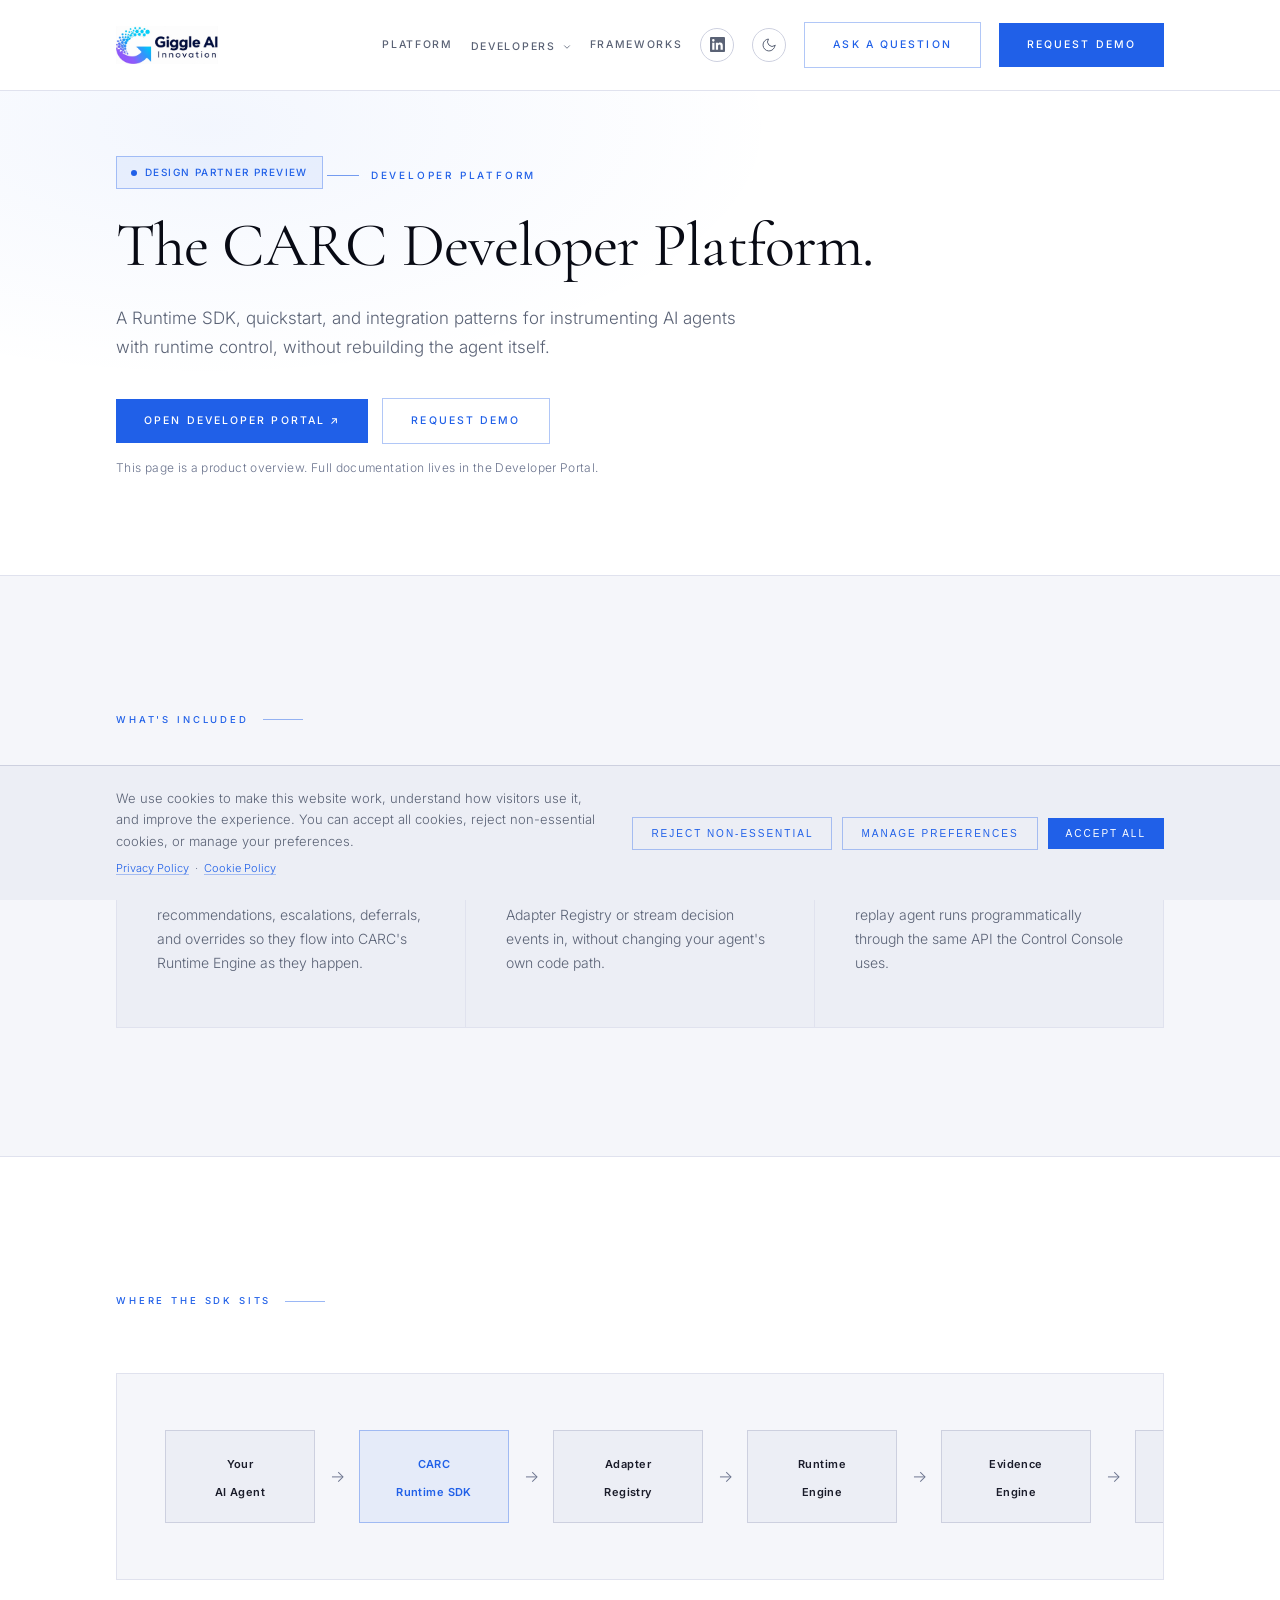
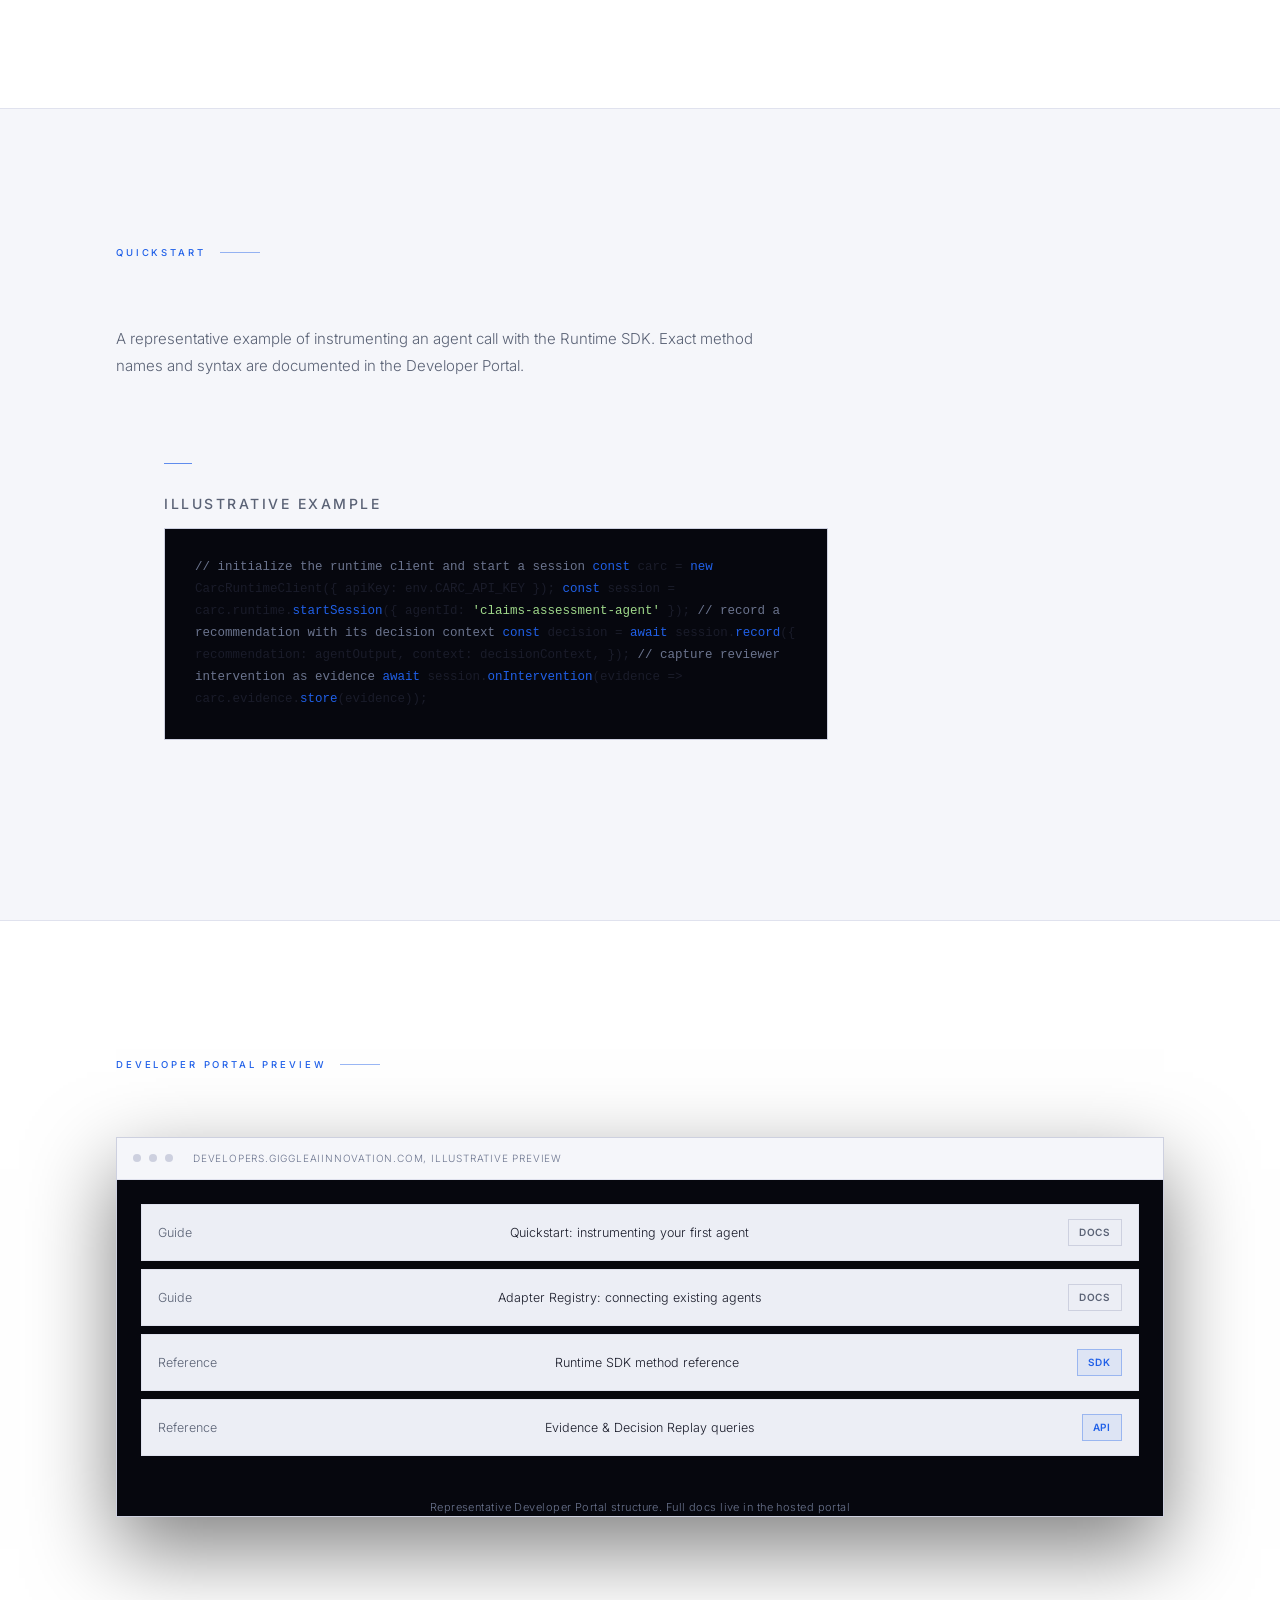
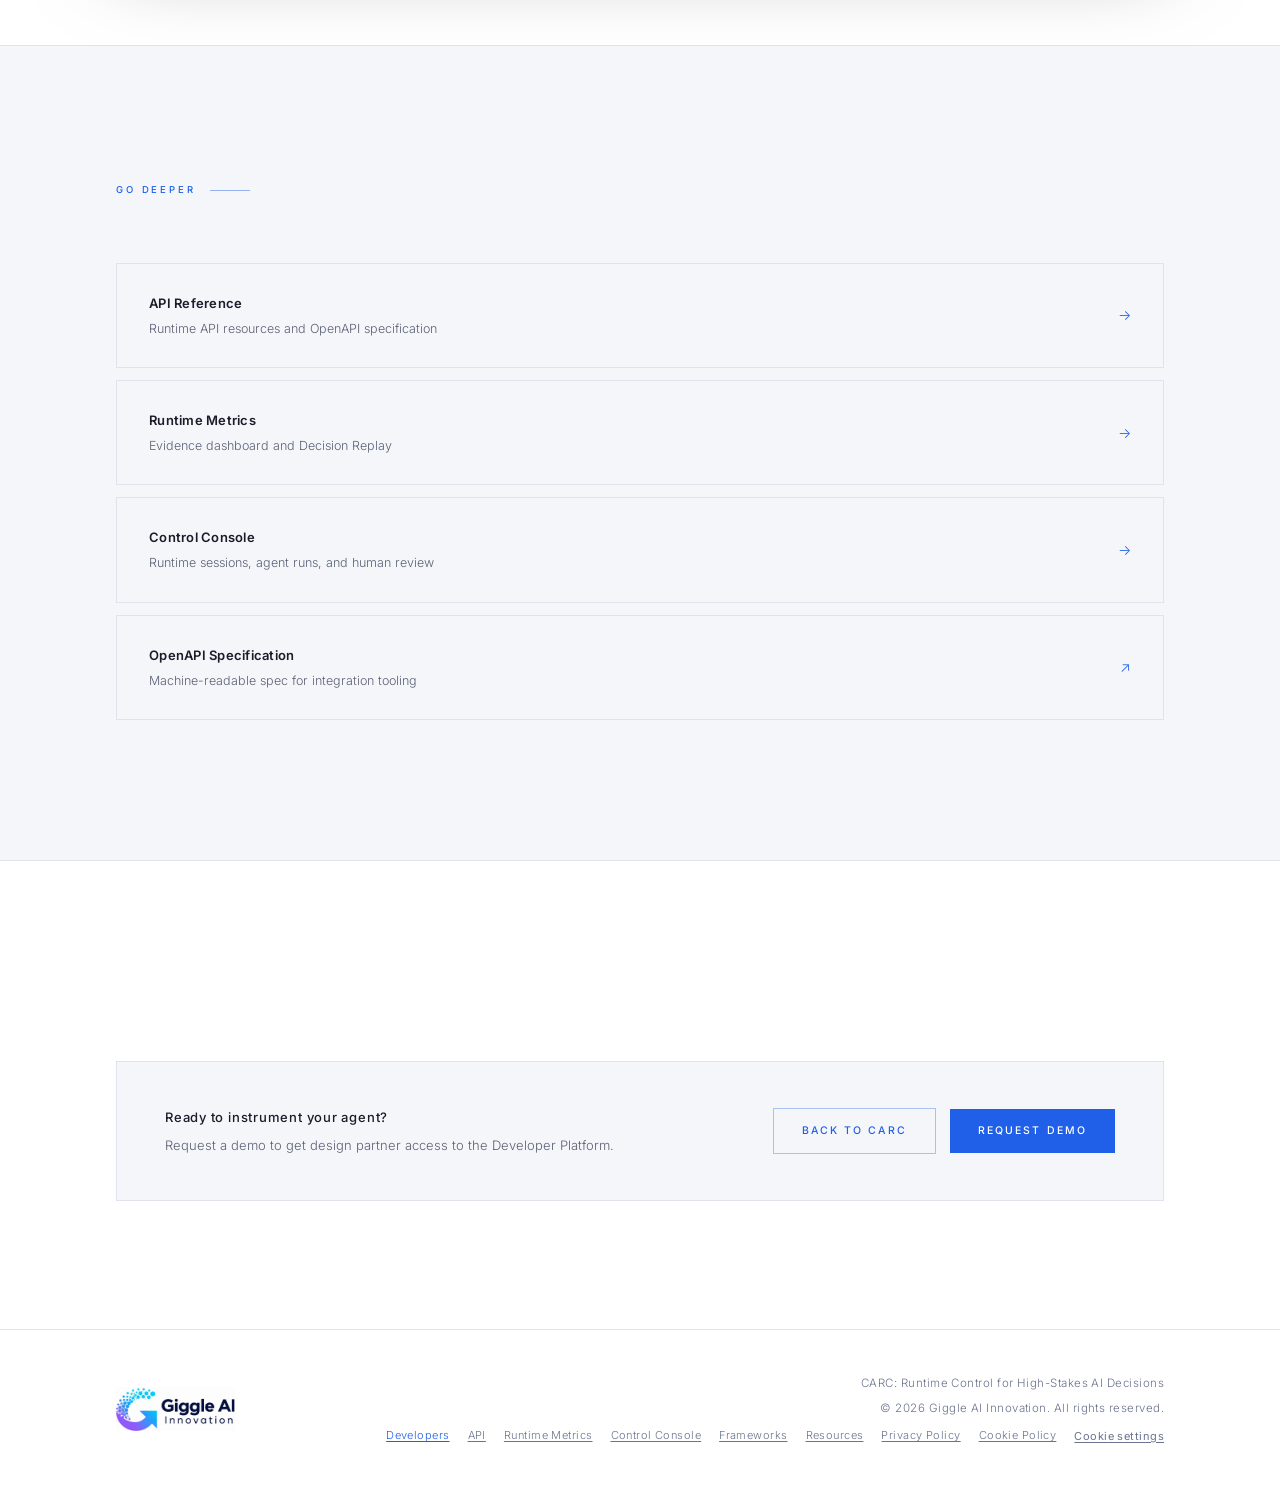
<file: developers.html>
<!DOCTYPE html>
<html lang="en">
<head>
  <meta charset="UTF-8">
  <meta name="viewport" content="width=device-width, initial-scale=1.0">
  <meta name="description" content="The CARC Developer Platform: Runtime SDK, quickstart, and integration patterns for instrumenting AI agents with runtime control. Design partner preview available now.">
  <title>Developer Platform | CARC by Giggle AI Innovation</title>

  <link rel="preconnect" href="https://fonts.googleapis.com">
  <link rel="preconnect" href="https://fonts.gstatic.com" crossorigin>
  <link href="https://fonts.googleapis.com/css2?family=Cormorant+Garamond:ital,wght@0,300;0,400;0,500;0,600;1,300;1,400;1,500&amp;family=Inter:wght@300;400;500;600&amp;display=swap" rel="stylesheet">

  <link rel="icon" href="assets/icons/favicon.svg" type="image/svg+xml">
  <link rel="canonical" href="https://giggleaiinnovation.com/developers.html">

  <meta property="og:type"        content="website">
  <meta property="og:url"         content="https://giggleaiinnovation.com/developers.html">
  <meta property="og:title"       content="Developer Platform | CARC by Giggle AI Innovation">
  <meta property="og:description" content="Runtime SDK, quickstart, and integration patterns for instrumenting AI agents with runtime control.">
  <meta property="og:image"       content="https://giggleaiinnovation.com/assets/images/giggleaiinnovation-logo-dark.png">

  <meta name="twitter:card"        content="summary_large_image">
  <meta name="twitter:title"       content="Developer Platform | CARC by Giggle AI Innovation">
  <meta name="twitter:description" content="Runtime SDK, quickstart, and integration patterns for instrumenting AI agents with runtime control.">

  <link rel="stylesheet" href="assets/css/tokens.css">
  <link rel="stylesheet" href="assets/css/base.css">
  <link rel="stylesheet" href="assets/css/layout.css">
  <link rel="stylesheet" href="assets/css/components.css">
  <link rel="stylesheet" href="assets/css/utilities.css">
  <link rel="stylesheet" href="assets/css/themes.css">
</head>
<body>

<a href="#main" class="skip-link">Skip to content</a>

<!-- ═══ NAV ════════════════════════════════════════════════════════════════════ -->
<nav id="nav">
  <div class="wrap">
    <div class="nav-flex">
      <a href="/" aria-label="Giggle AI Innovation home page">
        <img src="assets/images/giggleaiinnovation-logo-dark.png" alt="Giggle AI Innovation" class="nav-logo-img" id="navLogo">
      </a>
      <div class="nav-actions">
        <a href="index.html#architecture" class="nav-link">Platform</a>

        <div class="nav-dropdown">
          <button class="nav-dropdown-trigger" aria-expanded="false" aria-haspopup="true">
            Developers
            <svg viewBox="0 0 24 24"><polyline points="6 9 12 15 18 9"/></svg>
          </button>
          <div class="nav-dropdown-menu">
            <a href="developers.html" class="nav-dropdown-item">
              <span class="nav-dropdown-item-title">Developer Platform</span>
              <span class="nav-dropdown-item-desc">SDK, quickstart, integration patterns</span>
            </a>
            <a href="api.html" class="nav-dropdown-item">
              <span class="nav-dropdown-item-title">API Reference</span>
              <span class="nav-dropdown-item-desc">Runtime API and OpenAPI specification</span>
            </a>
            <a href="runtime-metrics.html" class="nav-dropdown-item">
              <span class="nav-dropdown-item-title">Runtime Metrics</span>
              <span class="nav-dropdown-item-desc">Evidence dashboard and Decision Replay</span>
            </a>
            <a href="control-console.html" class="nav-dropdown-item">
              <span class="nav-dropdown-item-title">Control Console</span>
              <span class="nav-dropdown-item-desc">Runtime sessions and human review</span>
            </a>
          </div>
        </div>

        <a href="frameworks.html" class="nav-link">Frameworks</a>

        <a href="https://www.linkedin.com/company/giggle-ai-innovation" target="_blank" rel="noopener" class="social-link" aria-label="Giggle AI Innovation on LinkedIn">
          <svg viewBox="0 0 24 24" xmlns="http://www.w3.org/2000/svg"><path d="M20.447 20.452h-3.554v-5.569c0-1.328-.027-3.037-1.852-3.037-1.853 0-2.136 1.445-2.136 2.939v5.667H9.351V9h3.414v1.561h.046c.477-.9 1.637-1.85 3.37-1.85 3.601 0 4.267 2.37 4.267 5.455v6.286zM5.337 7.433a2.062 2.062 0 0 1-2.063-2.065 2.064 2.064 0 1 1 2.063 2.065zm1.782 13.019H3.555V9h3.564v11.452zM22.225 0H1.771C.792 0 0 .774 0 1.729v20.542C0 23.227.792 24 1.771 24h20.451C23.2 24 24 23.227 24 22.271V1.729C24 .774 23.2 0 22.222 0h.003z"/></svg>
        </a>
        <button id="themeToggle" class="theme-toggle" aria-label="Toggle colour theme">
          <svg class="icon-sun" viewBox="0 0 24 24"><circle cx="12" cy="12" r="4"/><line x1="12" y1="2" x2="12" y2="4"/><line x1="12" y1="20" x2="12" y2="22"/><line x1="4.22" y1="4.22" x2="5.64" y2="5.64"/><line x1="18.36" y1="18.36" x2="19.78" y2="19.78"/><line x1="2" y1="12" x2="4" y2="12"/><line x1="20" y1="12" x2="22" y2="12"/><line x1="4.22" y1="19.78" x2="5.64" y2="18.36"/><line x1="18.36" y1="5.64" x2="19.78" y2="4.22"/></svg>
          <svg class="icon-moon" viewBox="0 0 24 24"><path d="M21 12.79A9 9 0 1 1 11.21 3 7 7 0 0 0 21 12.79z"/></svg>
        </button>
        <a href="mailto:info@giggleaiinnovation.com?subject=CARC%20Developer%20Platform%20Question" class="btn btn-outline nav-ask">Ask a Question</a>
        <a href="#contact-sales" data-contact-sales-open aria-haspopup="dialog" class="btn btn-gold">Request Demo</a>
      </div>
    </div>
  </div>
</nav>


<main id="main">
<!-- ═══ HERO ═══════════════════════════════════════════════════════════════════ -->
<section class="product-hero">
  <div class="wrap">
    <div class="product-hero-inner">
      <span class="status-badge">Design Partner Preview</span>
      <p class="eyebrow" style="margin-bottom:20px;">Developer Platform</p>
      <h1 class="product-hero-h1">The CARC Developer Platform.</h1>
      <p class="product-hero-sub">
        A Runtime SDK, quickstart, and integration patterns for instrumenting AI agents
        with runtime control, without rebuilding the agent itself.
      </p>
      <div class="cta-pair">
        <a href="#" data-config-url="developerPortalUrl" data-config-hide-if-missing target="_blank" rel="noopener" class="btn btn-gold">Open Developer Portal &#8599;</a>
        <a href="#contact-sales" data-contact-sales-open aria-haspopup="dialog" class="btn btn-outline">Request Demo</a>
      </div>
      <p class="cta-microcopy">This page is a product overview. Full documentation lives in the Developer Portal.</p>
    </div>
  </div>
</section>


<!-- ═══ CAPABILITY OVERVIEW ════════════════════════════════════════════════════ -->
<section class="section section--surface">
  <div class="wrap">
    <p class="sec-label">What's included</p>
    <div class="capability-grid">
      <div class="capability-card r">
        <p class="capability-card-title">Runtime SDK</p>
        <p>Instrument your agent's recommendations, escalations, deferrals, and overrides so they flow into CARC's Runtime Engine as they happen.</p>
      </div>
      <div class="capability-card r r-d1">
        <p class="capability-card-title">Adapters &amp; Event Ingestion</p>
        <p>Connect existing agents through the Adapter Registry or stream decision events in, without changing your agent's own code path.</p>
      </div>
      <div class="capability-card r r-d2">
        <p class="capability-card-title">Evidence &amp; Replay Access</p>
        <p>Query Decision Context Records and replay agent runs programmatically through the same API the Control Console uses.</p>
      </div>
    </div>
  </div>
</section>


<!-- ═══ ARCHITECTURE ═══════════════════════════════════════════════════════════ -->
<section class="section">
  <div class="wrap">
    <p class="sec-label">Where the SDK sits</p>
    <div class="arch-diagram r" role="img" aria-label="Your AI agent connects through the CARC Runtime SDK and Adapter Registry into the Runtime Engine, which feeds the Evidence Engine and Control Console.">
      <div class="arch-row">
        <div class="arch-node"><span class="arch-node-label">Your<br>AI Agent</span></div>
        <div class="arch-connector">&rarr;</div>
        <div class="arch-node arch-node--accent"><span class="arch-node-label">CARC<br>Runtime SDK</span></div>
        <div class="arch-connector">&rarr;</div>
        <div class="arch-node"><span class="arch-node-label">Adapter<br>Registry</span></div>
        <div class="arch-connector">&rarr;</div>
        <div class="arch-node"><span class="arch-node-label">Runtime<br>Engine</span></div>
        <div class="arch-connector">&rarr;</div>
        <div class="arch-node"><span class="arch-node-label">Evidence<br>Engine</span></div>
        <div class="arch-connector">&rarr;</div>
        <div class="arch-node"><span class="arch-node-label">Control<br>Console</span></div>
      </div>
    </div>
  </div>
</section>


<!-- ═══ QUICKSTART ═════════════════════════════════════════════════════════════ -->
<section class="section section--surface">
  <div class="wrap">
    <p class="sec-label">Quickstart</p>
    <p class="deliv-sub r" style="max-width:640px; margin-bottom:32px;">A representative example of instrumenting an agent call with the Runtime SDK. Exact method names and syntax are documented in the Developer Portal.</p>
    <div class="deliv-card r" style="max-width:760px;">
      <p class="code-label">Illustrative example</p>
      <div class="code-block"><span class="cm">// initialize the runtime client and start a session</span>
<span class="kw">const</span> carc = <span class="kw">new</span> CarcRuntimeClient({ apiKey: env.CARC_API_KEY });
<span class="kw">const</span> session = carc.runtime.<span class="kw">startSession</span>({ agentId: <span class="str">'claims-assessment-agent'</span> });

<span class="cm">// record a recommendation with its decision context</span>
<span class="kw">const</span> decision = <span class="kw">await</span> session.<span class="kw">record</span>({
  recommendation: agentOutput,
  context: decisionContext,
});

<span class="cm">// capture reviewer intervention as evidence</span>
<span class="kw">await</span> session.<span class="kw">onIntervention</span>(evidence => carc.evidence.<span class="kw">store</span>(evidence));</div>
    </div>
  </div>
</section>


<!-- ═══ REPRESENTATIVE UI PREVIEW ══════════════════════════════════════════════ -->
<section class="section">
  <div class="wrap">
    <p class="sec-label">Developer Portal preview</p>
    <div class="ui-preview-frame r">
      <div class="ui-preview-chrome">
        <span class="ui-preview-dot"></span><span class="ui-preview-dot"></span><span class="ui-preview-dot"></span>
        <span class="ui-preview-label">developers.giggleaiinnovation.com, Illustrative Preview</span>
      </div>
      <div class="ui-preview-body">
        <div class="ui-row"><span class="ui-row-id">Guide</span><span>Quickstart: instrumenting your first agent</span><span class="ui-row-status">Docs</span></div>
        <div class="ui-row"><span class="ui-row-id">Guide</span><span>Adapter Registry: connecting existing agents</span><span class="ui-row-status">Docs</span></div>
        <div class="ui-row"><span class="ui-row-id">Reference</span><span>Runtime SDK method reference</span><span class="ui-row-status ui-row-status--flag">SDK</span></div>
        <div class="ui-row"><span class="ui-row-id">Reference</span><span>Evidence &amp; Decision Replay queries</span><span class="ui-row-status ui-row-status--flag">API</span></div>
      </div>
      <p class="ui-preview-note">Representative Developer Portal structure. Full docs live in the hosted portal</p>
    </div>
  </div>
</section>


<!-- ═══ RELATED PAGES ══════════════════════════════════════════════════════════ -->
<section class="section section--surface">
  <div class="wrap">
    <p class="sec-label">Go deeper</p>
    <div class="doc-link-row r">
      <div><p class="doc-link-title">API Reference</p><p class="doc-link-desc">Runtime API resources and OpenAPI specification</p></div>
      <a href="api.html" class="doc-link-arrow" aria-label="API Reference">&rarr;</a>
    </div>
    <div class="doc-link-row r">
      <div><p class="doc-link-title">Runtime Metrics</p><p class="doc-link-desc">Evidence dashboard and Decision Replay</p></div>
      <a href="runtime-metrics.html" class="doc-link-arrow" aria-label="Runtime Metrics">&rarr;</a>
    </div>
    <div class="doc-link-row r">
      <div><p class="doc-link-title">Control Console</p><p class="doc-link-desc">Runtime sessions, agent runs, and human review</p></div>
      <a href="control-console.html" class="doc-link-arrow" aria-label="Control Console">&rarr;</a>
    </div>
    <div class="doc-link-row r">
      <div><p class="doc-link-title">OpenAPI Specification</p><p class="doc-link-desc">Machine-readable spec for integration tooling</p></div>
      <a href="#" data-config-url="openApiSpecUrl" data-config-hide-if-missing target="_blank" rel="noopener" class="doc-link-arrow" aria-label="OpenAPI Specification">&#8599;</a>
    </div>
    <div class="doc-link-row r" data-config-hide-if-missing>
      <div><p class="doc-link-title">GitHub</p><p class="doc-link-desc">Source, examples, and issue tracking</p></div>
      <a href="#" data-config-url="githubUrl" target="_blank" rel="noopener" class="doc-link-arrow" aria-label="GitHub">&#8599;</a>
    </div>
  </div>
</section>


<!-- ═══ CTA ═════════════════════════════════════════════════════════════════════ -->
<section class="section" style="border-bottom:none;">
  <div class="wrap">
    <div class="mid-cta r">
      <div>
        <p class="mid-cta-title">Ready to instrument your agent?</p>
        <p class="mid-cta-desc">Request a demo to get design partner access to the Developer Platform.</p>
      </div>
      <div class="mid-cta-actions">
        <div class="cta-pair mid-cta-pair">
          <a href="index.html" class="btn btn-outline">Back to CARC</a>
          <a href="#contact-sales" data-contact-sales-open aria-haspopup="dialog" class="btn btn-gold">Request Demo</a>
        </div>
      </div>
    </div>
  </div>
</section>
</main>


<!-- ═══ FOOTER ══════════════════════════════════════════════════════════════════ -->
<footer>
  <div class="wrap">
    <div class="footer-flex">
      <div>
        <img src="assets/images/giggleaiinnovation-logo-dark.png" alt="Giggle AI Innovation" class="footer-logo-img" id="footerLogo" loading="lazy" decoding="async">
      </div>
      <div class="footer-right">
        <p>CARC: Runtime Control for High-Stakes AI Decisions</p>
        <p style="margin-top:5px;">&copy; 2026 Giggle AI Innovation. All rights reserved.</p>
        <div class="footer-legal">
          <a href="developers.html" class="cookie-settings-link" style="color:var(--gold);">Developers</a>
          <a href="api.html" class="cookie-settings-link">API</a>
          <a href="runtime-metrics.html" class="cookie-settings-link">Runtime Metrics</a>
          <a href="control-console.html" class="cookie-settings-link">Control Console</a>
          <a href="frameworks.html" class="cookie-settings-link">Frameworks</a>
          <a href="article-the-runtime-gap.html" class="cookie-settings-link">Resources</a>
          <a href="privacy-policy.html" class="cookie-settings-link">Privacy Policy</a>
          <a href="cookie-policy.html" class="cookie-settings-link">Cookie Policy</a>
          <button id="cookie-settings-btn" class="cookie-settings-link">Cookie settings</button>
        </div>
      </div>
    </div>
  </div>
</footer>


<!-- ═══ COOKIE BANNER ═══════════════════════════════════════════════════════ -->
<div id="cookie-banner" role="dialog" aria-label="Cookie consent" aria-describedby="cookie-banner-desc">
  <div class="wrap">
    <div class="cookie-banner-inner">
      <div class="cookie-banner-text">
        <p class="cookie-banner-desc" id="cookie-banner-desc">
          We use cookies to make this website work, understand how visitors use it, and improve the experience. You can accept all cookies, reject non-essential cookies, or manage your preferences.
        </p>
        <p class="cookie-banner-links">
          <a href="privacy-policy.html">Privacy Policy</a>
          <span aria-hidden="true"> &nbsp;&middot;&nbsp; </span>
          <a href="cookie-policy.html">Cookie Policy</a>
        </p>
      </div>
      <div class="cookie-banner-actions">
        <button class="btn btn-sm btn-outline" id="cb-reject">Reject non-essential</button>
        <button class="btn btn-sm btn-outline" id="cb-manage">Manage preferences</button>
        <button class="btn btn-sm btn-gold" id="cb-accept">Accept all</button>
      </div>
    </div>
  </div>
</div>


<!-- ═══ COOKIE PREFERENCES MODAL ════════════════════════════════════════════ -->
<div id="cookie-modal-overlay" aria-hidden="true">
  <div class="cookie-modal" role="dialog" aria-modal="true" aria-labelledby="cookie-modal-title">

    <button class="cookie-modal-close" id="cm-close" aria-label="Close cookie preferences">
      <svg viewBox="0 0 24 24" width="14" height="14"><line x1="18" y1="6" x2="6" y2="18"/><line x1="6" y1="6" x2="18" y2="18"/></svg>
    </button>

    <h2 class="cookie-modal-title" id="cookie-modal-title">Cookie Preferences</h2>
    <p class="cookie-modal-intro">Choose which cookies you allow. Strictly necessary cookies are always on: they keep the site working. All other categories are off by default.</p>

    <div class="cookie-category">
      <div class="cookie-cat-header">
        <span class="cookie-cat-title">Strictly Necessary</span>
        <span class="cookie-always-on" aria-label="Always enabled">Always on</span>
      </div>
      <p class="cookie-cat-desc">Required for the website to function. These cannot be turned off. They include your theme preference and cookie consent choice.</p>
    </div>

    <div class="cookie-category">
      <div class="cookie-cat-header">
        <span class="cookie-cat-title">Analytics</span>
        <label class="c-toggle">
          <input type="checkbox" id="cm-analytics" aria-label="Analytics cookies">
          <span class="c-toggle-track"></span>
        </label>
      </div>
      <p class="cookie-cat-desc">Help us understand how visitors interact with the site: pages viewed, time spent, and entry sources. Used to improve content and experience. No personal data is shared with third parties.</p>
    </div>

    <div class="cookie-category">
      <div class="cookie-cat-header">
        <span class="cookie-cat-title">Marketing</span>
        <label class="c-toggle">
          <input type="checkbox" id="cm-marketing" aria-label="Marketing cookies">
          <span class="c-toggle-track"></span>
        </label>
      </div>
      <p class="cookie-cat-desc">Allow us to measure the reach of content and outreach efforts. Only activated with explicit consent. No personal data is sold or shared for advertising purposes.</p>
    </div>

    <div class="cookie-modal-footer">
      <button class="btn btn-sm btn-outline" id="cm-reject-all">Reject non-essential</button>
      <div class="cookie-modal-footer-right">
        <button class="btn btn-sm btn-outline" id="cm-save">Save preferences</button>
        <button class="btn btn-sm btn-gold" id="cm-accept-all">Accept all</button>
      </div>
    </div>

  </div>
</div>

<script src="assets/js/config.js"></script>
<script src="assets/js/theme.js"></script>
<script src="assets/js/navigation.js"></script>
<script src="assets/js/animations.js"></script>
<script src="assets/js/analytics.js"></script>
<script src="assets/js/cookie-consent.js"></script>
<script src="assets/js/main.js"></script>

</body>
</html>
</file>
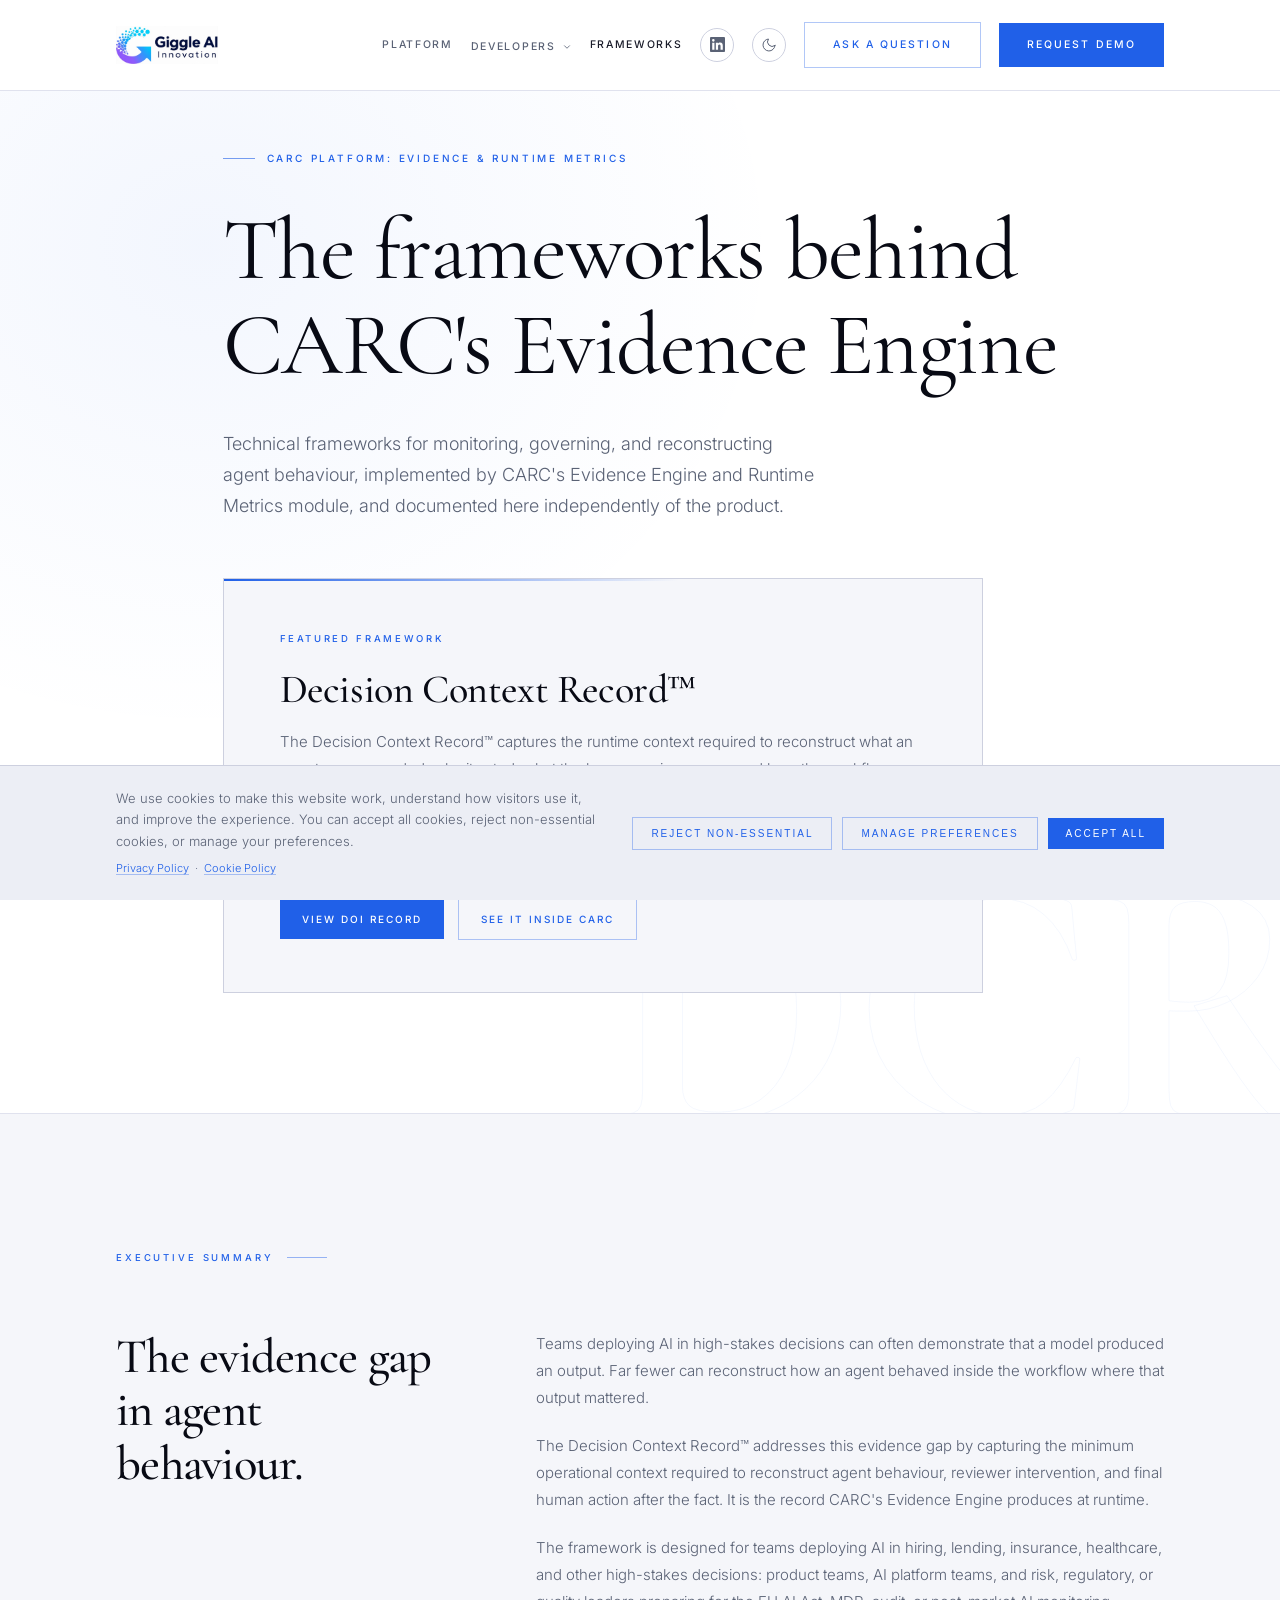
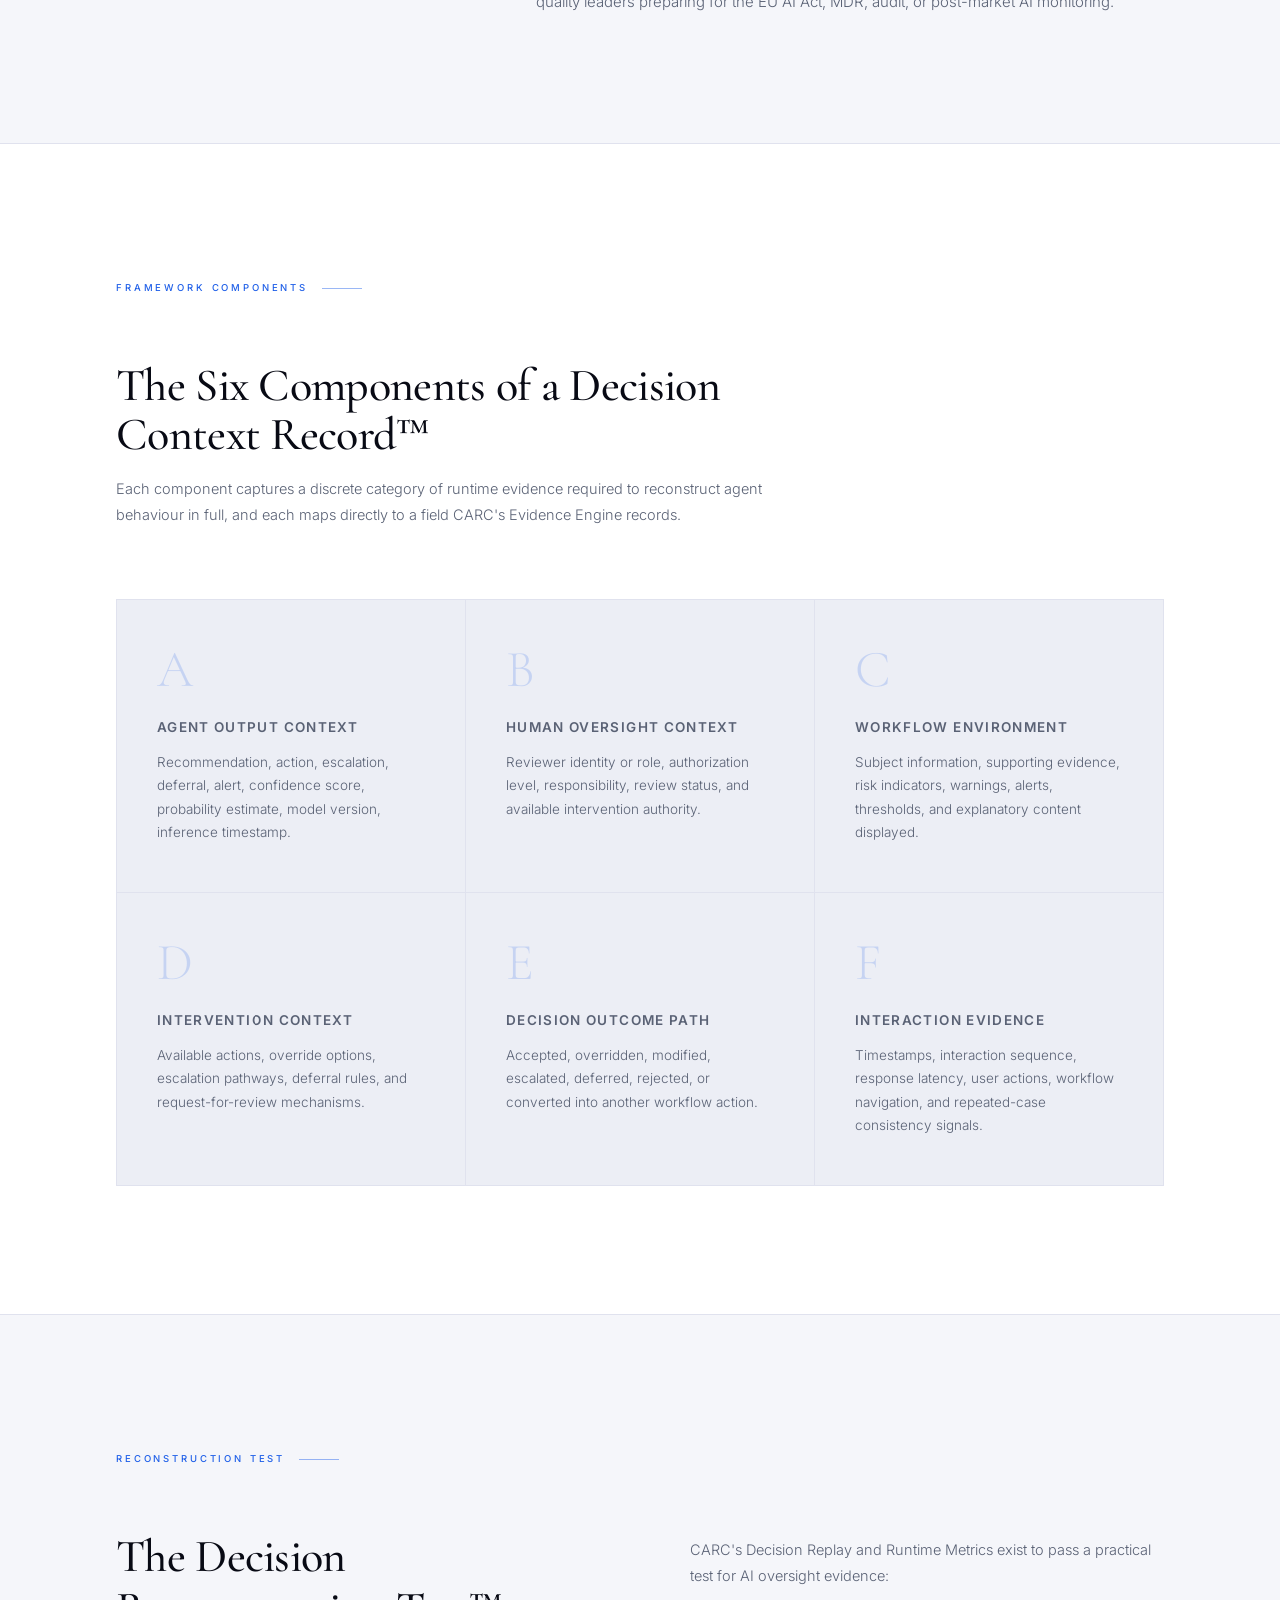
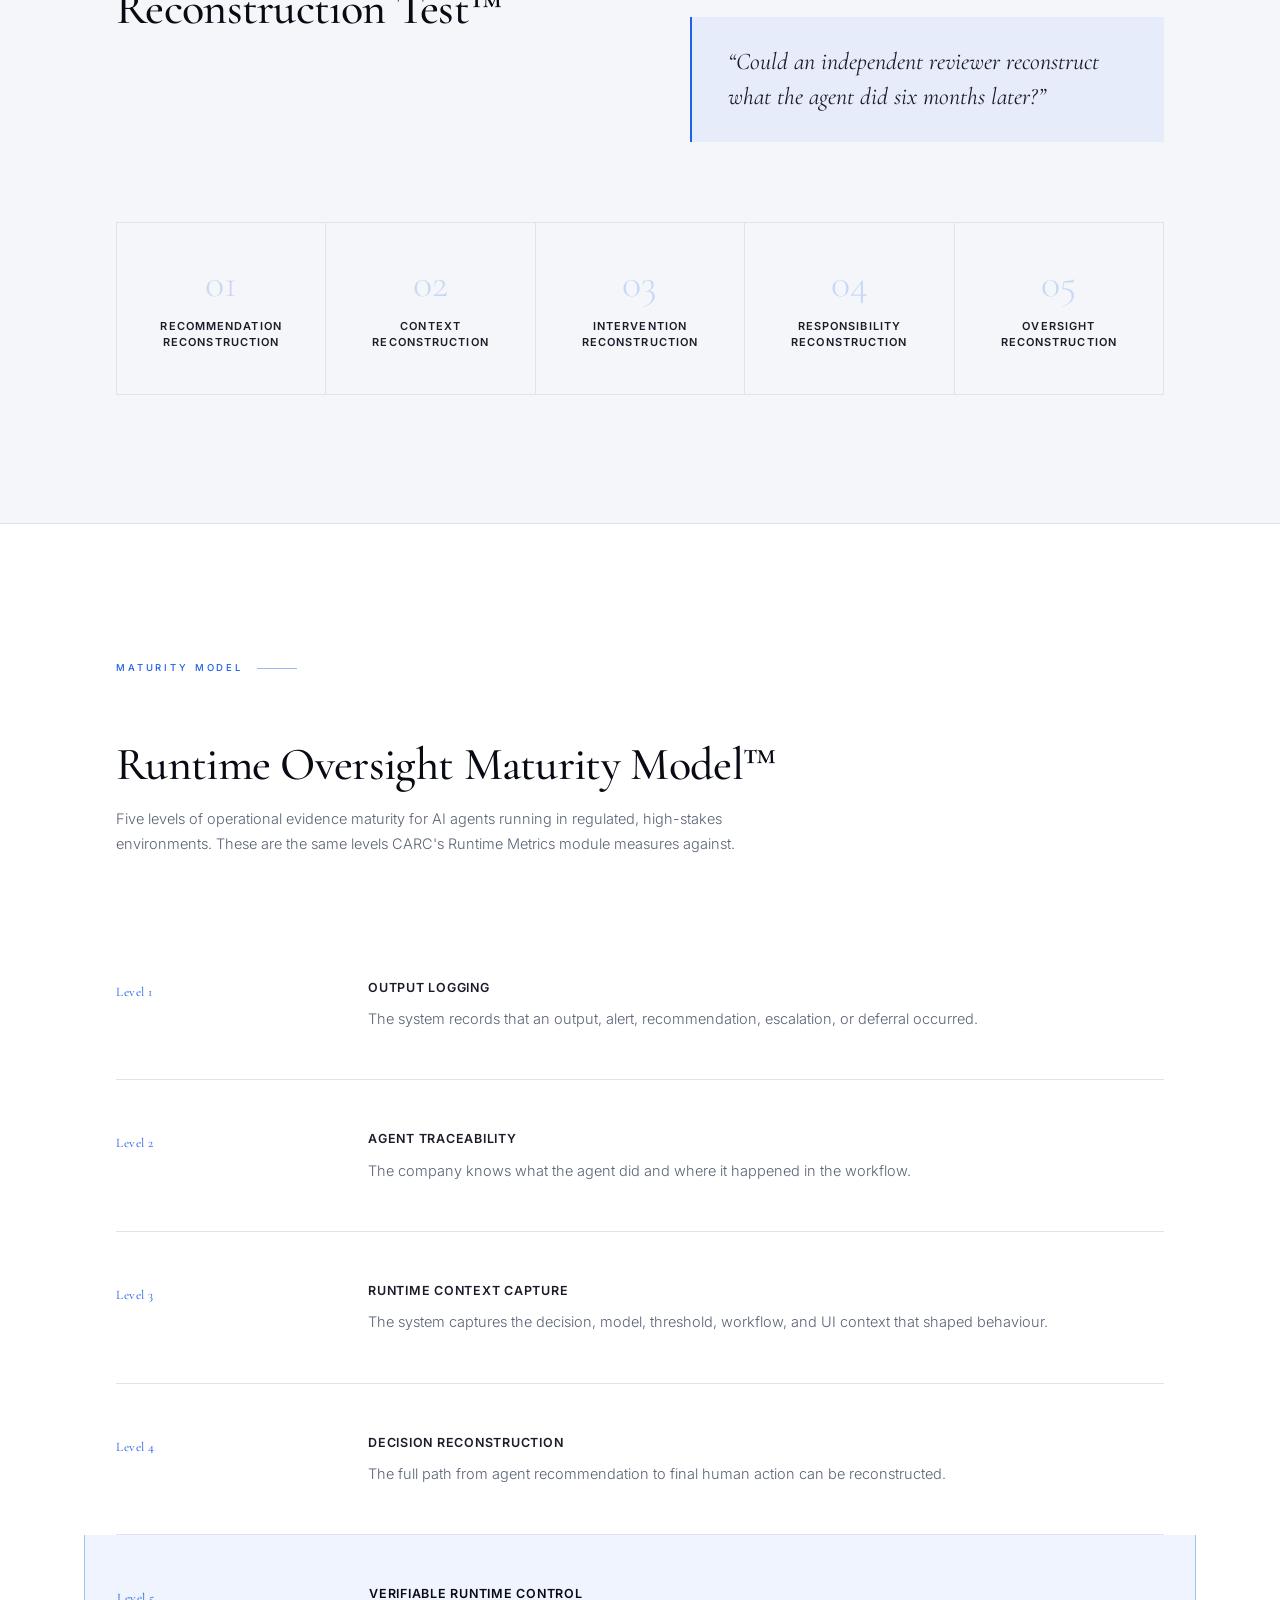
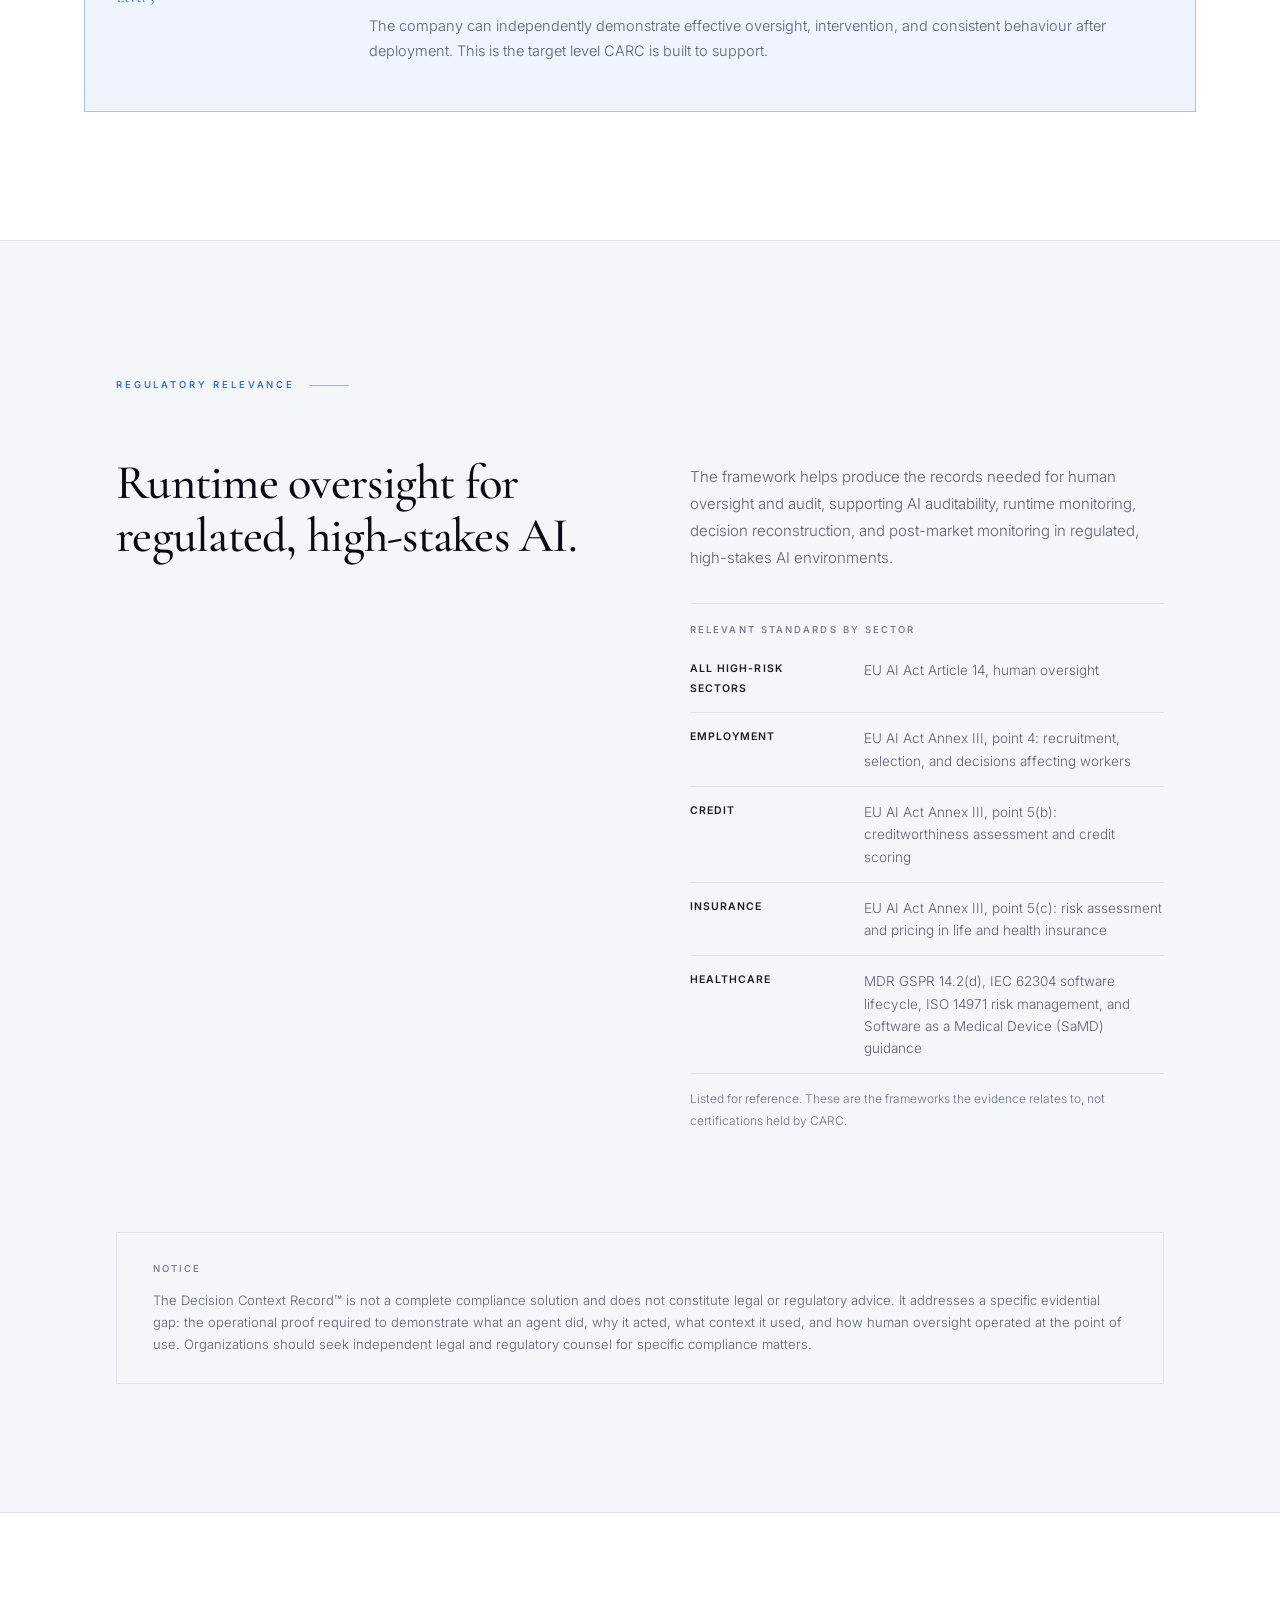
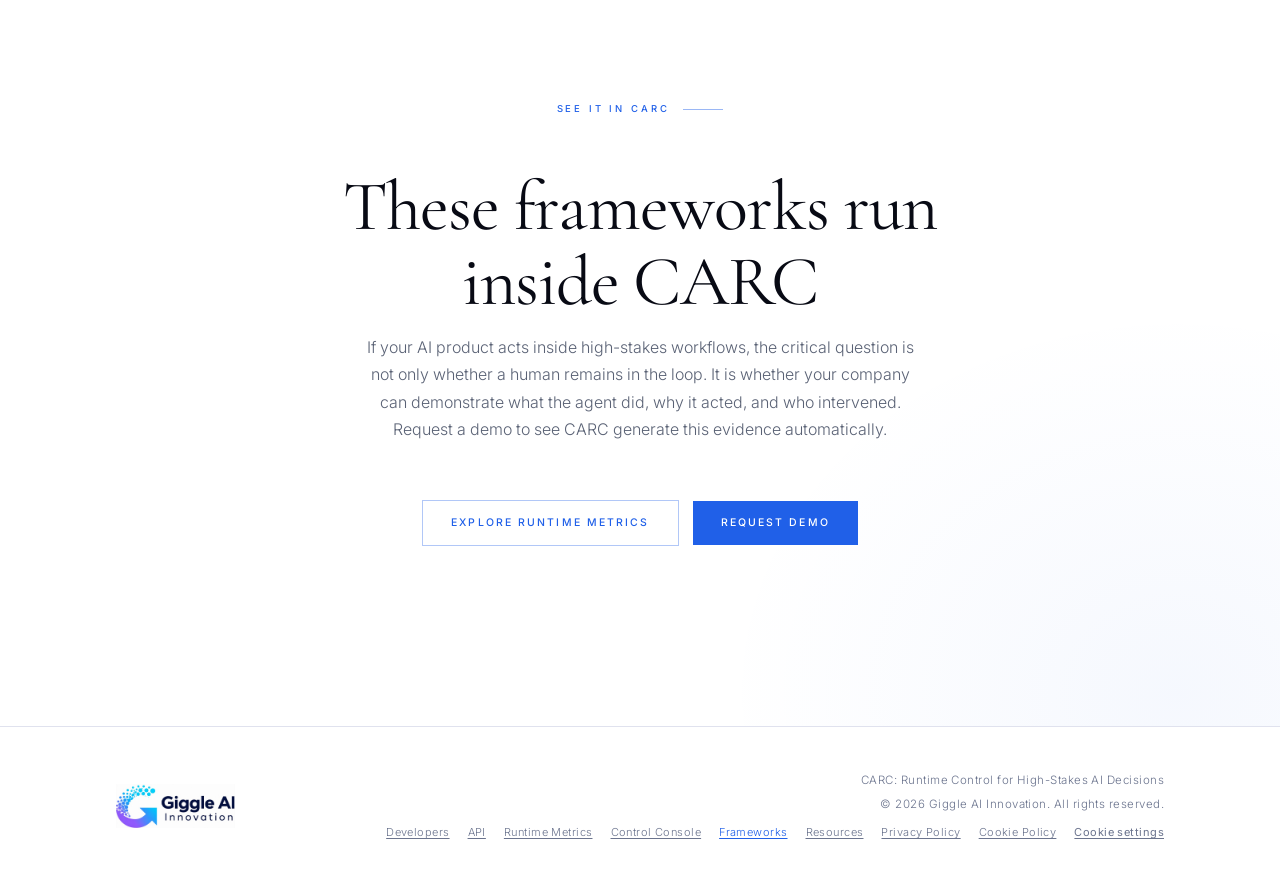
<file: frameworks.html>
<!DOCTYPE html>
<html lang="en">
<head>
  <meta charset="UTF-8">
  <meta name="viewport" content="width=device-width, initial-scale=1.0">
  <meta name="description" content="The frameworks behind CARC's Evidence Engine and Runtime Metrics: Decision Context Record, Decision Reconstruction Test, and the Runtime Oversight Maturity Model for AI auditability.">
  <meta name="keywords" content="CARC, consequential agent runtime control, decision context record, decision reconstruction test, runtime oversight maturity model, AI auditability, EU AI Act Annex III, EU AI Act high-risk AI, MDR AI software, human oversight AI, post-market AI monitoring">
  <title>Frameworks Behind CARC | Giggle AI Innovation</title>

  <link rel="preconnect" href="https://fonts.googleapis.com">
  <link rel="preconnect" href="https://fonts.gstatic.com" crossorigin>
  <link href="https://fonts.googleapis.com/css2?family=Cormorant+Garamond:ital,wght@0,300;0,400;0,500;0,600;1,300;1,400;1,500&amp;family=Inter:wght@300;400;500;600&amp;display=swap" rel="stylesheet">

  <link rel="icon" href="assets/icons/favicon.svg" type="image/svg+xml">
  <link rel="canonical" href="https://giggleaiinnovation.com/frameworks.html">

  <meta property="og:type"        content="website">
  <meta property="og:url"         content="https://giggleaiinnovation.com/frameworks.html">
  <meta property="og:title"       content="Frameworks Behind CARC | Giggle AI Innovation">
  <meta property="og:description" content="The frameworks CARC's Evidence Engine and Runtime Metrics module implement to make agent behaviour reconstructable.">
  <meta property="og:image"       content="https://giggleaiinnovation.com/assets/images/giggleaiinnovation-logo-dark.png">

  <meta name="twitter:card"        content="summary_large_image">
  <meta name="twitter:title"       content="Frameworks Behind CARC | Giggle AI Innovation">
  <meta name="twitter:description" content="The frameworks CARC's Evidence Engine and Runtime Metrics module implement to make agent behaviour reconstructable.">

  <link rel="stylesheet" href="assets/css/tokens.css">
  <link rel="stylesheet" href="assets/css/base.css">
  <link rel="stylesheet" href="assets/css/layout.css">
  <link rel="stylesheet" href="assets/css/components.css">
  <link rel="stylesheet" href="assets/css/utilities.css">
  <link rel="stylesheet" href="assets/css/themes.css">

  <!-- Structured Data: TechArticle -->
  <script type="application/ld+json">
  {
    "@context": "https://schema.org",
    "@type": "TechArticle",
    "name": "Decision Context Record™",
    "headline": "Decision Context Record™: the evidence framework behind CARC's Evidence Engine",
    "description": "The Decision Context Record™ is a structured evidentiary framework for reconstructing agent behaviour, human intervention, and runtime oversight evidence. It is implemented by CARC's Evidence Engine.",
    "author": {
      "@type": "Organization",
      "name": "Giggle AI Innovation",
      "url": "https://giggleaiinnovation.com"
    },
    "publisher": {
      "@type": "Organization",
      "name": "Giggle AI Innovation"
    },
    "identifier": "https://doi.org/10.5281/zenodo.20663952",
    "url": "https://giggleaiinnovation.com/frameworks.html"
  }
  </script>
</head>
<body>

<a href="#main" class="skip-link">Skip to content</a>

<!-- ═══ NAV ════════════════════════════════════════════════════════════════════ -->
<nav id="nav">
  <div class="wrap">
    <div class="nav-flex">
      <a href="/" aria-label="Giggle AI Innovation home page">
        <img src="assets/images/giggleaiinnovation-logo-dark.png" alt="Giggle AI Innovation" class="nav-logo-img" id="navLogo">
      </a>
      <div class="nav-actions">
        <a href="index.html#architecture" class="nav-link">Platform</a>

        <div class="nav-dropdown">
          <button class="nav-dropdown-trigger" aria-expanded="false" aria-haspopup="true">
            Developers
            <svg viewBox="0 0 24 24"><polyline points="6 9 12 15 18 9"/></svg>
          </button>
          <div class="nav-dropdown-menu">
            <a href="developers.html" class="nav-dropdown-item">
              <span class="nav-dropdown-item-title">Developer Platform</span>
              <span class="nav-dropdown-item-desc">SDK, quickstart, integration patterns</span>
            </a>
            <a href="api.html" class="nav-dropdown-item">
              <span class="nav-dropdown-item-title">API Reference</span>
              <span class="nav-dropdown-item-desc">Runtime API and OpenAPI specification</span>
            </a>
            <a href="runtime-metrics.html" class="nav-dropdown-item">
              <span class="nav-dropdown-item-title">Runtime Metrics</span>
              <span class="nav-dropdown-item-desc">Evidence dashboard and Decision Replay</span>
            </a>
            <a href="control-console.html" class="nav-dropdown-item">
              <span class="nav-dropdown-item-title">Control Console</span>
              <span class="nav-dropdown-item-desc">Runtime sessions and human review</span>
            </a>
          </div>
        </div>

        <a href="frameworks.html" class="nav-link is-active" aria-current="page">Frameworks</a>

        <a href="https://www.linkedin.com/company/giggle-ai-innovation" target="_blank" rel="noopener" class="social-link" aria-label="Giggle AI Innovation on LinkedIn">
          <svg viewBox="0 0 24 24" xmlns="http://www.w3.org/2000/svg"><path d="M20.447 20.452h-3.554v-5.569c0-1.328-.027-3.037-1.852-3.037-1.853 0-2.136 1.445-2.136 2.939v5.667H9.351V9h3.414v1.561h.046c.477-.9 1.637-1.85 3.37-1.85 3.601 0 4.267 2.37 4.267 5.455v6.286zM5.337 7.433a2.062 2.062 0 0 1-2.063-2.065 2.064 2.064 0 1 1 2.063 2.065zm1.782 13.019H3.555V9h3.564v11.452zM22.225 0H1.771C.792 0 0 .774 0 1.729v20.542C0 23.227.792 24 1.771 24h20.451C23.2 24 24 23.227 24 22.271V1.729C24 .774 23.2 0 22.222 0h.003z"/></svg>
        </a>
        <button id="themeToggle" class="theme-toggle" aria-label="Toggle colour theme">
          <svg class="icon-sun" viewBox="0 0 24 24"><circle cx="12" cy="12" r="4"/><line x1="12" y1="2" x2="12" y2="4"/><line x1="12" y1="20" x2="12" y2="22"/><line x1="4.22" y1="4.22" x2="5.64" y2="5.64"/><line x1="18.36" y1="18.36" x2="19.78" y2="19.78"/><line x1="2" y1="12" x2="4" y2="12"/><line x1="20" y1="12" x2="22" y2="12"/><line x1="4.22" y1="19.78" x2="5.64" y2="18.36"/><line x1="18.36" y1="5.64" x2="19.78" y2="4.22"/></svg>
          <svg class="icon-moon" viewBox="0 0 24 24"><path d="M21 12.79A9 9 0 1 1 11.21 3 7 7 0 0 0 21 12.79z"/></svg>
        </button>
        <a href="mailto:info@giggleaiinnovation.com?subject=CARC%20Frameworks%20Question" class="btn btn-outline nav-ask">Ask a Question</a>
        <a href="#contact-sales" data-contact-sales-open aria-haspopup="dialog" class="btn btn-gold">Request Demo</a>
      </div>
    </div>
  </div>
</nav>


<main id="main">
<!-- ═══ HERO ═══════════════════════════════════════════════════════════════════ -->
<section id="hero">
  <div class="wrap">
    <div class="hero-inner">
      <p class="eyebrow">CARC Platform: Evidence &amp; Runtime Metrics</p>
      <h1 class="hero-h1">
        The frameworks behind<br>CARC's Evidence Engine
      </h1>
      <p class="hero-sub">
        Technical frameworks for monitoring, governing, and reconstructing agent behaviour,
        implemented by CARC's Evidence Engine and Runtime Metrics module, and documented here independently of the product.
      </p>

      <div class="framework-card r">
        <span class="framework-card-label">Featured Framework</span>
        <h2 class="framework-card-title">Decision Context Record&#8482;</h2>
        <p class="framework-card-desc">
          The Decision Context Record&#8482; captures the runtime context required to reconstruct what an agent recommended, why it acted, what the human reviewer saw, and how the workflow resolved. CARC's Evidence Engine produces one automatically for every agent run.
        </p>
        <div class="framework-doi">
          <span>DOI:</span>
          <a href="https://doi.org/10.5281/zenodo.20663952" target="_blank" rel="noopener">10.5281/zenodo.20663952</a>
        </div>
        <div class="framework-actions">
          <a href="https://doi.org/10.5281/zenodo.20663952" target="_blank" rel="noopener" class="btn btn-gold btn-sm-framework">View DOI Record</a>
          <a href="runtime-metrics.html" class="btn btn-outline btn-sm-framework">See it inside CARC</a>
        </div>
      </div>
    </div>
  </div>
  <div class="hero-watermark" aria-hidden="true">DCR</div>
</section>


<!-- ═══ EXECUTIVE SUMMARY ══════════════════════════════════════════════════════ -->
<section class="section section--surface" id="executive-summary">
  <div class="wrap">
    <p class="sec-label">Executive Summary</p>
    <div class="exec-grid">
      <h2 class="exec-h2 r">The evidence gap in agent behaviour.</h2>
      <div class="exec-body r r-d1">
        <p>Teams deploying AI in high-stakes decisions can often demonstrate that a model produced an output. Far fewer can reconstruct how an agent behaved inside the workflow where that output mattered.</p>
        <p>The Decision Context Record&#8482; addresses this evidence gap by capturing the minimum operational context required to reconstruct agent behaviour, reviewer intervention, and final human action after the fact. It is the record CARC's Evidence Engine produces at runtime.</p>
        <p>The framework is designed for teams deploying AI in hiring, lending, insurance, healthcare, and other high-stakes decisions: product teams, AI platform teams, and risk, regulatory, or quality leaders preparing for the EU AI Act, MDR, audit, or post-market AI monitoring.</p>
      </div>
    </div>
  </div>
</section>


<!-- ═══ FRAMEWORK COMPONENTS ══════════════════════════════════════════════════ -->
<section class="section" id="components">
  <div class="wrap">
    <p class="sec-label">Framework Components</p>
    <div class="components-header r">
      <h2 class="components-h2">The Six Components of a Decision Context Record&#8482;</h2>
      <p class="components-sub">Each component captures a discrete category of runtime evidence required to reconstruct agent behaviour in full, and each maps directly to a field CARC's Evidence Engine records.</p>
    </div>

    <div class="components-grid">

      <div class="component-card r">
        <span class="component-letter" aria-hidden="true">A</span>
        <p class="component-title">Agent Output Context</p>
        <p>Recommendation, action, escalation, deferral, alert, confidence score, probability estimate, model version, inference timestamp.</p>
      </div>

      <div class="component-card r r-d1">
        <span class="component-letter" aria-hidden="true">B</span>
        <p class="component-title">Human Oversight Context</p>
        <p>Reviewer identity or role, authorization level, responsibility, review status, and available intervention authority.</p>
      </div>

      <div class="component-card r r-d2">
        <span class="component-letter" aria-hidden="true">C</span>
        <p class="component-title">Workflow Environment</p>
        <p>Subject information, supporting evidence, risk indicators, warnings, alerts, thresholds, and explanatory content displayed.</p>
      </div>

      <div class="component-card r r-d1">
        <span class="component-letter" aria-hidden="true">D</span>
        <p class="component-title">Intervention Context</p>
        <p>Available actions, override options, escalation pathways, deferral rules, and request-for-review mechanisms.</p>
      </div>

      <div class="component-card r r-d2">
        <span class="component-letter" aria-hidden="true">E</span>
        <p class="component-title">Decision Outcome Path</p>
        <p>Accepted, overridden, modified, escalated, deferred, rejected, or converted into another workflow action.</p>
      </div>

      <div class="component-card r r-d3">
        <span class="component-letter" aria-hidden="true">F</span>
        <p class="component-title">Interaction Evidence</p>
        <p>Timestamps, interaction sequence, response latency, user actions, workflow navigation, and repeated-case consistency signals.</p>
      </div>

    </div>
  </div>
</section>


<!-- ═══ DECISION RECONSTRUCTION TEST ══════════════════════════════════════════ -->
<section class="section section--surface" id="reconstruction-test">
  <div class="wrap">
    <p class="sec-label">Reconstruction Test</p>

    <div class="recon-header">
      <h2 class="recon-h2 r">The Decision Reconstruction Test&#8482;</h2>
      <div class="recon-quote-block r r-d1">
        <p class="recon-intro">CARC's Decision Replay and Runtime Metrics exist to pass a practical test for AI oversight evidence:</p>
        <blockquote class="recon-quote">
          &#8220;Could an independent reviewer reconstruct what the agent did six months later?&#8221;
        </blockquote>
      </div>
    </div>

    <div class="recon-dimensions">

      <div class="recon-dim r">
        <div class="recon-dim-n" aria-hidden="true">01</div>
        <p class="recon-dim-title">Recommendation<br>Reconstruction</p>
      </div>

      <div class="recon-dim r r-d1">
        <div class="recon-dim-n" aria-hidden="true">02</div>
        <p class="recon-dim-title">Context<br>Reconstruction</p>
      </div>

      <div class="recon-dim r r-d2">
        <div class="recon-dim-n" aria-hidden="true">03</div>
        <p class="recon-dim-title">Intervention<br>Reconstruction</p>
      </div>

      <div class="recon-dim r r-d3">
        <div class="recon-dim-n" aria-hidden="true">04</div>
        <p class="recon-dim-title">Responsibility<br>Reconstruction</p>
      </div>

      <div class="recon-dim r r-d4">
        <div class="recon-dim-n" aria-hidden="true">05</div>
        <p class="recon-dim-title">Oversight<br>Reconstruction</p>
      </div>

    </div>
  </div>
</section>


<!-- ═══ MATURITY MODEL ═════════════════════════════════════════════════════════ -->
<section class="section" id="maturity-model">
  <div class="wrap">
    <p class="sec-label">Maturity Model</p>
    <div class="maturity-header r">
      <h2 class="maturity-h2">Runtime Oversight Maturity Model&#8482;</h2>
      <p class="maturity-sub">Five levels of operational evidence maturity for AI agents running in regulated, high-stakes environments. These are the same levels CARC's Runtime Metrics module measures against.</p>
    </div>

    <div class="maturity-level r">
      <div class="maturity-level-ref">Level 1</div>
      <div>
        <p class="maturity-level-title">Output Logging</p>
        <p class="maturity-level-desc">The system records that an output, alert, recommendation, escalation, or deferral occurred.</p>
      </div>
    </div>

    <div class="maturity-level r">
      <div class="maturity-level-ref">Level 2</div>
      <div>
        <p class="maturity-level-title">Agent Traceability</p>
        <p class="maturity-level-desc">The company knows what the agent did and where it happened in the workflow.</p>
      </div>
    </div>

    <div class="maturity-level r">
      <div class="maturity-level-ref">Level 3</div>
      <div>
        <p class="maturity-level-title">Runtime Context Capture</p>
        <p class="maturity-level-desc">The system captures the decision, model, threshold, workflow, and UI context that shaped behaviour.</p>
      </div>
    </div>

    <div class="maturity-level r">
      <div class="maturity-level-ref">Level 4</div>
      <div>
        <p class="maturity-level-title">Decision Reconstruction</p>
        <p class="maturity-level-desc">The full path from agent recommendation to final human action can be reconstructed.</p>
      </div>
    </div>

    <div class="maturity-level maturity-level--target r">
      <div class="maturity-level-ref">Level 5</div>
      <div>
        <p class="maturity-level-title">Verifiable Runtime Control</p>
        <p class="maturity-level-desc">The company can independently demonstrate effective oversight, intervention, and consistent behaviour after deployment. This is the target level CARC is built to support.</p>
      </div>
    </div>

  </div>
</section>


<!-- ═══ REGULATORY RELEVANCE ══════════════════════════════════════════════════ -->
<section class="section section--surface" id="regulatory">
  <div class="wrap">
    <p class="sec-label">Regulatory Relevance</p>

    <div class="reg-grid">
      <h2 class="reg-h2 r">Runtime oversight for regulated, high-stakes AI.</h2>
      <div class="reg-body r r-d1">
        <p>The framework helps produce the records needed for human oversight and audit, supporting AI auditability, runtime monitoring, decision reconstruction, and post-market monitoring in regulated, high-stakes AI environments.</p>
        <div class="reg-sectors">
          <span class="reg-sectors-label">Relevant standards by sector</span>
          <div class="reg-sector">
            <p class="reg-sector-name">All high-risk sectors</p>
            <p class="reg-sector-refs">EU AI Act Article 14, human oversight</p>
          </div>
          <div class="reg-sector">
            <p class="reg-sector-name">Employment</p>
            <p class="reg-sector-refs">EU AI Act Annex III, point 4: recruitment, selection, and decisions affecting workers</p>
          </div>
          <div class="reg-sector">
            <p class="reg-sector-name">Credit</p>
            <p class="reg-sector-refs">EU AI Act Annex III, point 5(b): creditworthiness assessment and credit scoring</p>
          </div>
          <div class="reg-sector">
            <p class="reg-sector-name">Insurance</p>
            <p class="reg-sector-refs">EU AI Act Annex III, point 5(c): risk assessment and pricing in life and health insurance</p>
          </div>
          <div class="reg-sector">
            <p class="reg-sector-name">Healthcare</p>
            <p class="reg-sector-refs">MDR GSPR 14.2(d), IEC 62304 software lifecycle, ISO 14971 risk management, and Software as a Medical Device (SaMD) guidance</p>
          </div>
          <p class="reg-sectors-note">Listed for reference. These are the frameworks the evidence relates to, not certifications held by CARC.</p>
        </div>
      </div>
    </div>

    <div class="reg-disclaimer r">
      <span class="reg-disclaimer-label">Notice</span>
      <p>The Decision Context Record&#8482; is not a complete compliance solution and does not constitute legal or regulatory advice. It addresses a specific evidential gap: the operational proof required to demonstrate what an agent did, why it acted, what context it used, and how human oversight operated at the point of use. Organizations should seek independent legal and regulatory counsel for specific compliance matters.</p>
    </div>

  </div>
</section>


<!-- ═══ FINAL CTA ══════════════════════════════════════════════════════════════ -->
<section id="cta" class="section" style="border-bottom:none;">
  <div class="wrap">
    <div class="cta-inner">
      <p class="sec-label" style="justify-content:center; margin-bottom:52px;">See It In CARC</p>
      <h2 class="cta-h2 r">
        These frameworks run<br>inside CARC
      </h2>
      <p class="cta-sub r r-d1">
        If your AI product acts inside high-stakes workflows, the critical question is not only whether a human remains in the loop. It is whether your company can demonstrate what the agent did, why it acted, and who intervened. Request a demo to see CARC generate this evidence automatically.
      </p>
      <div class="cta-pair r r-d2" style="justify-content:center;">
        <a href="runtime-metrics.html" class="btn btn-outline">Explore Runtime Metrics</a>
        <a href="#contact-sales" data-contact-sales-open aria-haspopup="dialog" class="btn btn-gold">Request Demo</a>
      </div>
    </div>
  </div>
</section>
</main>


<!-- ═══ FOOTER ══════════════════════════════════════════════════════════════════ -->
<footer>
  <div class="wrap">
    <div class="footer-flex">
      <div>
        <img src="assets/images/giggleaiinnovation-logo-dark.png" alt="Giggle AI Innovation" class="footer-logo-img" id="footerLogo" loading="lazy" decoding="async">
      </div>
      <div class="footer-right">
        <p>CARC: Runtime Control for High-Stakes AI Decisions</p>
        <p style="margin-top:5px;">&copy; 2026 Giggle AI Innovation. All rights reserved.</p>
        <div class="footer-legal">
          <a href="developers.html" class="cookie-settings-link">Developers</a>
          <a href="api.html" class="cookie-settings-link">API</a>
          <a href="runtime-metrics.html" class="cookie-settings-link">Runtime Metrics</a>
          <a href="control-console.html" class="cookie-settings-link">Control Console</a>
          <a href="frameworks.html" class="cookie-settings-link" style="color:var(--gold);">Frameworks</a>
          <a href="article-the-runtime-gap.html" class="cookie-settings-link">Resources</a>
          <a href="privacy-policy.html" class="cookie-settings-link">Privacy Policy</a>
          <a href="cookie-policy.html" class="cookie-settings-link">Cookie Policy</a>
          <button id="cookie-settings-btn" class="cookie-settings-link">Cookie settings</button>
        </div>
      </div>
    </div>
  </div>
</footer>


<!-- ═══ COOKIE BANNER ═══════════════════════════════════════════════════════ -->
<div id="cookie-banner" role="dialog" aria-label="Cookie consent" aria-describedby="cookie-banner-desc">
  <div class="wrap">
    <div class="cookie-banner-inner">
      <div class="cookie-banner-text">
        <p class="cookie-banner-desc" id="cookie-banner-desc">
          We use cookies to make this website work, understand how visitors use it, and improve the experience. You can accept all cookies, reject non-essential cookies, or manage your preferences.
        </p>
        <p class="cookie-banner-links">
          <a href="privacy-policy.html">Privacy Policy</a>
          <span aria-hidden="true"> &nbsp;&middot;&nbsp; </span>
          <a href="cookie-policy.html">Cookie Policy</a>
        </p>
      </div>
      <div class="cookie-banner-actions">
        <button class="btn btn-sm btn-outline" id="cb-reject">Reject non-essential</button>
        <button class="btn btn-sm btn-outline" id="cb-manage">Manage preferences</button>
        <button class="btn btn-sm btn-gold" id="cb-accept">Accept all</button>
      </div>
    </div>
  </div>
</div>


<!-- ═══ COOKIE PREFERENCES MODAL ════════════════════════════════════════════ -->
<div id="cookie-modal-overlay" aria-hidden="true">
  <div class="cookie-modal" role="dialog" aria-modal="true" aria-labelledby="cookie-modal-title">

    <button class="cookie-modal-close" id="cm-close" aria-label="Close cookie preferences">
      <svg viewBox="0 0 24 24" width="14" height="14"><line x1="18" y1="6" x2="6" y2="18"/><line x1="6" y1="6" x2="18" y2="18"/></svg>
    </button>

    <h2 class="cookie-modal-title" id="cookie-modal-title">Cookie Preferences</h2>
    <p class="cookie-modal-intro">Choose which cookies you allow. Strictly necessary cookies are always on: they keep the site working. All other categories are off by default.</p>

    <div class="cookie-category">
      <div class="cookie-cat-header">
        <span class="cookie-cat-title">Strictly Necessary</span>
        <span class="cookie-always-on" aria-label="Always enabled">Always on</span>
      </div>
      <p class="cookie-cat-desc">Required for the website to function. These cannot be turned off. They include your theme preference and cookie consent choice.</p>
    </div>

    <div class="cookie-category">
      <div class="cookie-cat-header">
        <span class="cookie-cat-title">Analytics</span>
        <label class="c-toggle">
          <input type="checkbox" id="cm-analytics" aria-label="Analytics cookies">
          <span class="c-toggle-track"></span>
        </label>
      </div>
      <p class="cookie-cat-desc">Help us understand how visitors interact with the site: pages viewed, time spent, and entry sources. Used to improve content and experience. No personal data is shared with third parties.</p>
    </div>

    <div class="cookie-category">
      <div class="cookie-cat-header">
        <span class="cookie-cat-title">Marketing</span>
        <label class="c-toggle">
          <input type="checkbox" id="cm-marketing" aria-label="Marketing cookies">
          <span class="c-toggle-track"></span>
        </label>
      </div>
      <p class="cookie-cat-desc">Allow us to measure the reach of content and outreach efforts. Only activated with explicit consent. No personal data is sold or shared for advertising purposes.</p>
    </div>

    <div class="cookie-modal-footer">
      <button class="btn btn-sm btn-outline" id="cm-reject-all">Reject non-essential</button>
      <div class="cookie-modal-footer-right">
        <button class="btn btn-sm btn-outline" id="cm-save">Save preferences</button>
        <button class="btn btn-sm btn-gold" id="cm-accept-all">Accept all</button>
      </div>
    </div>

  </div>
</div>

<script src="assets/js/config.js"></script>
<script src="assets/js/theme.js"></script>
<script src="assets/js/navigation.js"></script>
<script src="assets/js/animations.js"></script>
<script src="assets/js/analytics.js"></script>
<script src="assets/js/cookie-consent.js"></script>
<script src="assets/js/main.js"></script>

</body>
</html>
</file>
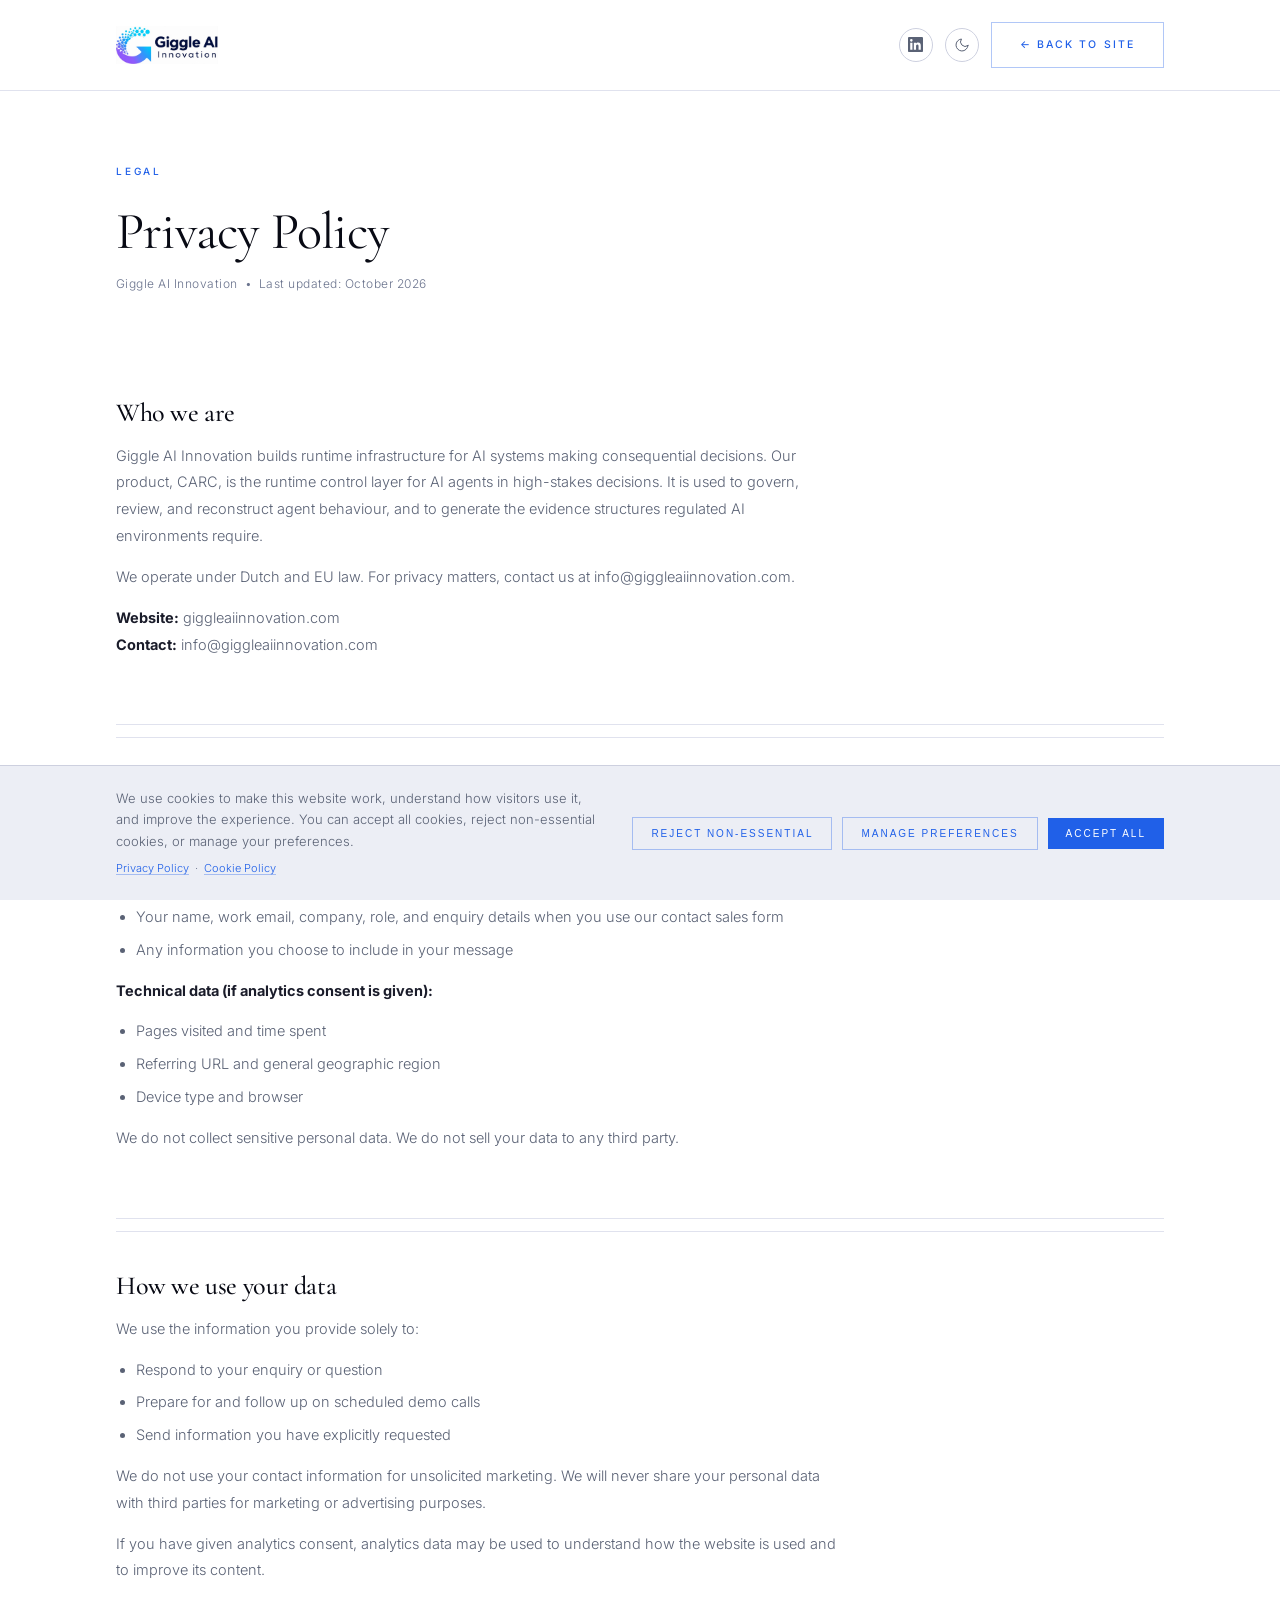
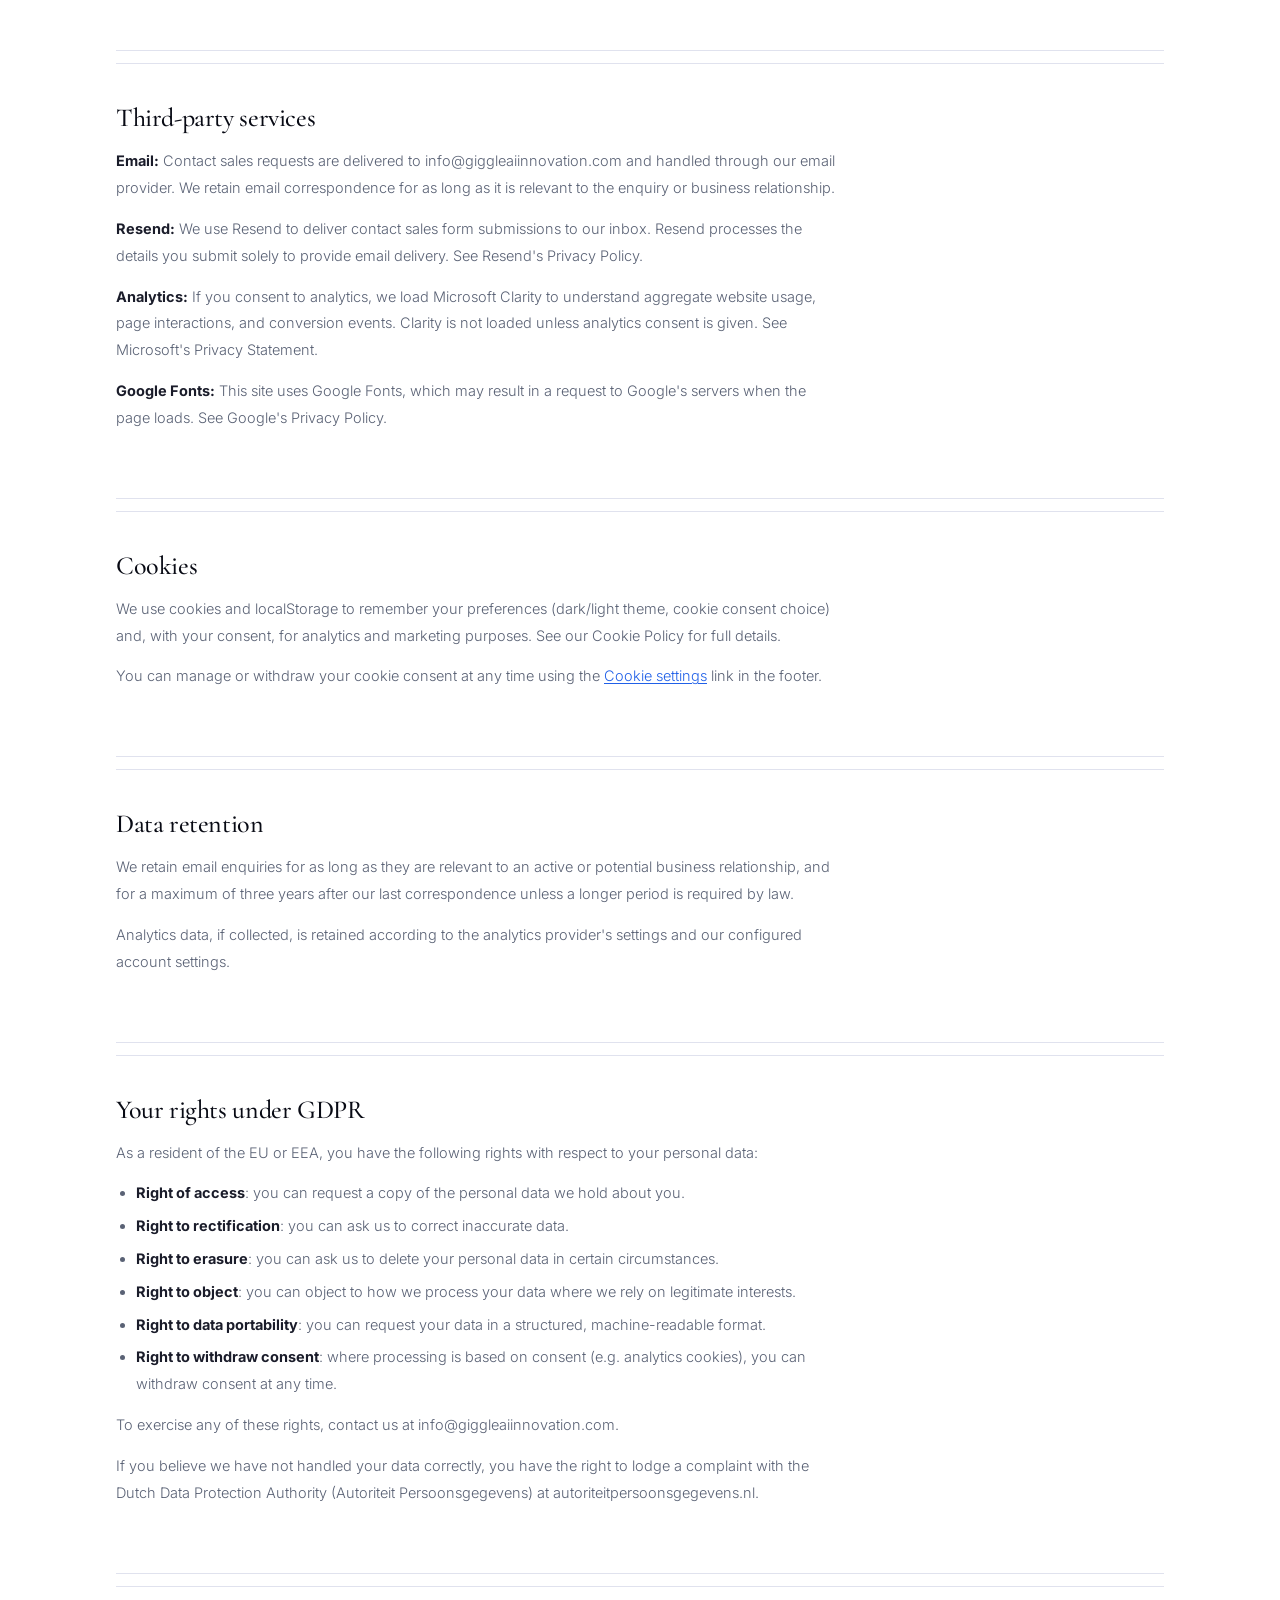
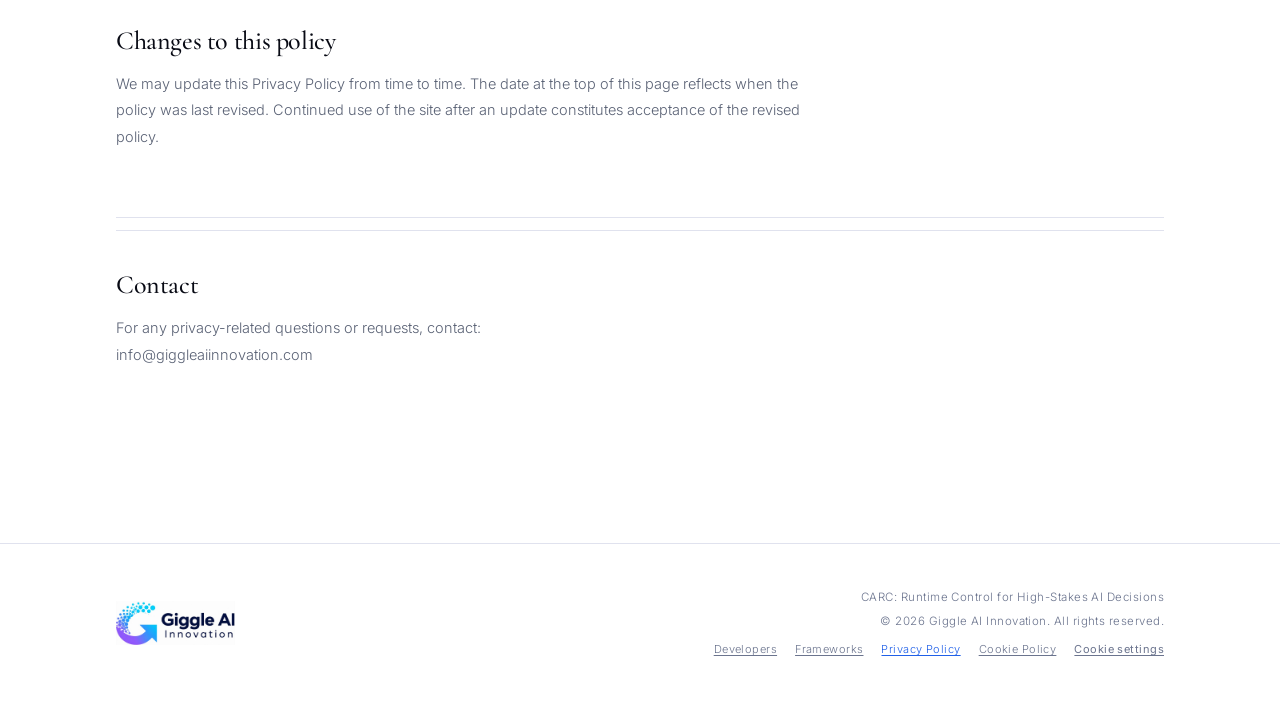
<file: privacy-policy.html>
<!DOCTYPE html>
<html lang="en">
<head>
  <meta charset="UTF-8">
  <meta name="viewport" content="width=device-width, initial-scale=1.0">
  <meta name="description" content="Privacy Policy: Giggle AI Innovation. How we handle your data when you use this website or request a CARC demo.">
  <title>Privacy Policy | Giggle AI Innovation</title>
  <meta name="robots" content="noindex">

  <link rel="preconnect" href="https://fonts.googleapis.com">
  <link rel="preconnect" href="https://fonts.gstatic.com" crossorigin>
  <link href="https://fonts.googleapis.com/css2?family=Cormorant+Garamond:ital,wght@0,300;0,400;0,500;0,600;1,300;1,400;1,500&amp;family=Inter:wght@300;400;500;600&amp;display=swap" rel="stylesheet">

  <link rel="icon" href="assets/icons/favicon.svg" type="image/svg+xml">

  <link rel="stylesheet" href="assets/css/tokens.css">
  <link rel="stylesheet" href="assets/css/base.css">
  <link rel="stylesheet" href="assets/css/layout.css">
  <link rel="stylesheet" href="assets/css/components.css">
  <link rel="stylesheet" href="assets/css/utilities.css">
  <link rel="stylesheet" href="assets/css/themes.css">
</head>
<body>

<a href="#main" class="skip-link">Skip to content</a>

<nav id="policy-nav">
  <div class="wrap">
    <div class="nav-flex">
      <a href="index.html" aria-label="Giggle AI Innovation home page">
        <img src="assets/images/giggleaiinnovation-logo-dark.png" alt="Giggle AI Innovation" class="nav-logo-img" id="navLogo">
      </a>
      <div style="display:flex; align-items:center; gap:12px;">
        <a href="https://www.linkedin.com/company/giggle-ai-innovation" target="_blank" rel="noopener" class="social-link" aria-label="Giggle AI Innovation on LinkedIn">
          <svg viewBox="0 0 24 24" xmlns="http://www.w3.org/2000/svg"><path d="M20.447 20.452h-3.554v-5.569c0-1.328-.027-3.037-1.852-3.037-1.853 0-2.136 1.445-2.136 2.939v5.667H9.351V9h3.414v1.561h.046c.477-.9 1.637-1.85 3.37-1.85 3.601 0 4.267 2.37 4.267 5.455v6.286zM5.337 7.433a2.062 2.062 0 0 1-2.063-2.065 2.064 2.064 0 1 1 2.063 2.065zm1.782 13.019H3.555V9h3.564v11.452zM22.225 0H1.771C.792 0 0 .774 0 1.729v20.542C0 23.227.792 24 1.771 24h20.451C23.2 24 24 23.227 24 22.271V1.729C24 .774 23.2 0 22.222 0h.003z"/></svg>
        </a>
        <button id="themeToggle" class="theme-toggle" aria-label="Toggle colour theme">
          <svg class="icon-sun" viewBox="0 0 24 24"><circle cx="12" cy="12" r="4"/><line x1="12" y1="2" x2="12" y2="4"/><line x1="12" y1="20" x2="12" y2="22"/><line x1="4.22" y1="4.22" x2="5.64" y2="5.64"/><line x1="18.36" y1="18.36" x2="19.78" y2="19.78"/><line x1="2" y1="12" x2="4" y2="12"/><line x1="20" y1="12" x2="22" y2="12"/><line x1="4.22" y1="19.78" x2="5.64" y2="18.36"/><line x1="18.36" y1="5.64" x2="19.78" y2="4.22"/></svg>
          <svg class="icon-moon" viewBox="0 0 24 24"><path d="M21 12.79A9 9 0 1 1 11.21 3 7 7 0 0 0 21 12.79z"/></svg>
        </button>
        <a href="index.html" class="btn btn-outline">&larr; Back to Site</a>
      </div>
    </div>
  </div>
</nav>


<main id="main">
  <div class="wrap">
    <div class="policy-page">
      <p class="policy-eyebrow">Legal</p>
      <h1 class="policy-h1">Privacy Policy</h1>
      <p class="policy-meta">Giggle AI Innovation &nbsp;&bull;&nbsp; Last updated: October 2026</p>

      <div class="policy-section">
        <h2 class="policy-h2">Who we are</h2>
        <div class="policy-body">
          <p>Giggle AI Innovation builds runtime infrastructure for AI systems making consequential decisions. Our product, CARC, is the runtime control layer for AI agents in high-stakes decisions. It is used to govern, review, and reconstruct agent behaviour, and to generate the evidence structures regulated AI environments require.</p>
          <p>We operate under Dutch and EU law. For privacy matters, contact us at <a href="mailto:info@giggleaiinnovation.com">info@giggleaiinnovation.com</a>.</p>
          <p><strong style="color: var(--cream);">Website:</strong> <a href="https://giggleaiinnovation.com">giggleaiinnovation.com</a><br>
          <strong style="color: var(--cream);">Contact:</strong> <a href="mailto:info@giggleaiinnovation.com">info@giggleaiinnovation.com</a></p>
        </div>
      </div>

      <hr class="policy-divider">

      <div class="policy-section">
        <h2 class="policy-h2">What data we collect</h2>
        <div class="policy-body">
          <p>We collect data only when you actively provide it or, with your consent, through analytics tools.</p>
          <p><strong style="color: var(--cream);">Information you provide directly:</strong></p>
          <ul>
            <li>Your name, work email, company, role, and enquiry details when you use our contact sales form</li>
            <li>Any information you choose to include in your message</li>
          </ul>
          <p><strong style="color: var(--cream);">Technical data (if analytics consent is given):</strong></p>
          <ul>
            <li>Pages visited and time spent</li>
            <li>Referring URL and general geographic region</li>
            <li>Device type and browser</li>
          </ul>
          <p>We do not collect sensitive personal data. We do not sell your data to any third party.</p>
        </div>
      </div>

      <hr class="policy-divider">

      <div class="policy-section">
        <h2 class="policy-h2">How we use your data</h2>
        <div class="policy-body">
          <p>We use the information you provide solely to:</p>
          <ul>
            <li>Respond to your enquiry or question</li>
            <li>Prepare for and follow up on scheduled demo calls</li>
            <li>Send information you have explicitly requested</li>
          </ul>
          <p>We do not use your contact information for unsolicited marketing. We will never share your personal data with third parties for marketing or advertising purposes.</p>
          <p>If you have given analytics consent, analytics data may be used to understand how the website is used and to improve its content.</p>
        </div>
      </div>

      <hr class="policy-divider">

      <div class="policy-section">
        <h2 class="policy-h2">Third-party services</h2>
        <div class="policy-body">
          <p><strong style="color: var(--cream);">Email:</strong> Contact sales requests are delivered to info@giggleaiinnovation.com and handled through our email provider. We retain email correspondence for as long as it is relevant to the enquiry or business relationship.</p>
          <p><strong style="color: var(--cream);">Resend:</strong> We use Resend to deliver contact sales form submissions to our inbox. Resend processes the details you submit solely to provide email delivery. See <a href="https://resend.com/legal/privacy-policy" target="_blank" rel="noopener">Resend's Privacy Policy</a>.</p>
          <p><strong style="color: var(--cream);">Analytics:</strong> If you consent to analytics, we load <a href="https://clarity.microsoft.com" target="_blank" rel="noopener">Microsoft Clarity</a> to understand aggregate website usage, page interactions, and conversion events. Clarity is not loaded unless analytics consent is given. See <a href="https://privacy.microsoft.com/privacystatement" target="_blank" rel="noopener">Microsoft's Privacy Statement</a>.</p>
          <p><strong style="color: var(--cream);">Google Fonts:</strong> This site uses Google Fonts, which may result in a request to Google's servers when the page loads. See <a href="https://policies.google.com/privacy" target="_blank" rel="noopener">Google's Privacy Policy</a>.</p>
        </div>
      </div>

      <hr class="policy-divider">

      <div class="policy-section">
        <h2 class="policy-h2">Cookies</h2>
        <div class="policy-body">
          <p>We use cookies and localStorage to remember your preferences (dark/light theme, cookie consent choice) and, with your consent, for analytics and marketing purposes. See our <a href="cookie-policy.html">Cookie Policy</a> for full details.</p>
          <p>You can manage or withdraw your cookie consent at any time using the <button data-cookie-settings-link style="background:none;border:none;padding:0;color:var(--gold);cursor:pointer;font:inherit;text-decoration:underline;text-underline-offset:2px;">Cookie settings</button> link in the footer.</p>
        </div>
      </div>

      <hr class="policy-divider">

      <div class="policy-section">
        <h2 class="policy-h2">Data retention</h2>
        <div class="policy-body">
          <p>We retain email enquiries for as long as they are relevant to an active or potential business relationship, and for a maximum of three years after our last correspondence unless a longer period is required by law.</p>
          <p>Analytics data, if collected, is retained according to the analytics provider's settings and our configured account settings.</p>
        </div>
      </div>

      <hr class="policy-divider">

      <div class="policy-section">
        <h2 class="policy-h2">Your rights under GDPR</h2>
        <div class="policy-body">
          <p>As a resident of the EU or EEA, you have the following rights with respect to your personal data:</p>
          <ul>
            <li><strong style="color: var(--cream);">Right of access</strong>: you can request a copy of the personal data we hold about you.</li>
            <li><strong style="color: var(--cream);">Right to rectification</strong>: you can ask us to correct inaccurate data.</li>
            <li><strong style="color: var(--cream);">Right to erasure</strong>: you can ask us to delete your personal data in certain circumstances.</li>
            <li><strong style="color: var(--cream);">Right to object</strong>: you can object to how we process your data where we rely on legitimate interests.</li>
            <li><strong style="color: var(--cream);">Right to data portability</strong>: you can request your data in a structured, machine-readable format.</li>
            <li><strong style="color: var(--cream);">Right to withdraw consent</strong>: where processing is based on consent (e.g. analytics cookies), you can withdraw consent at any time.</li>
          </ul>
          <p>To exercise any of these rights, contact us at <a href="mailto:info@giggleaiinnovation.com">info@giggleaiinnovation.com</a>.</p>
          <p>If you believe we have not handled your data correctly, you have the right to lodge a complaint with the Dutch Data Protection Authority (Autoriteit Persoonsgegevens) at <a href="https://www.autoriteitpersoonsgegevens.nl" target="_blank" rel="noopener">autoriteitpersoonsgegevens.nl</a>.</p>
        </div>
      </div>

      <hr class="policy-divider">

      <div class="policy-section">
        <h2 class="policy-h2">Changes to this policy</h2>
        <div class="policy-body">
          <p>We may update this Privacy Policy from time to time. The date at the top of this page reflects when the policy was last revised. Continued use of the site after an update constitutes acceptance of the revised policy.</p>
        </div>
      </div>

      <hr class="policy-divider">

      <div class="policy-section">
        <h2 class="policy-h2">Contact</h2>
        <div class="policy-body">
          <p>For any privacy-related questions or requests, contact:<br>
          <a href="mailto:info@giggleaiinnovation.com">info@giggleaiinnovation.com</a></p>
        </div>
      </div>

    </div>
  </div>
</main>


<footer>
  <div class="wrap">
    <div class="footer-flex">
      <div>
        <img src="assets/images/giggleaiinnovation-logo-dark.png" alt="Giggle AI Innovation" class="footer-logo-img" id="footerLogo" loading="lazy" decoding="async">
      </div>
      <div class="footer-right">
        <p>CARC: Runtime Control for High-Stakes AI Decisions</p>
        <p style="margin-top:5px;">&copy; 2026 Giggle AI Innovation. All rights reserved.</p>
        <div class="footer-legal">
          <a href="developers.html" class="cookie-settings-link">Developers</a>
          <a href="frameworks.html" class="cookie-settings-link">Frameworks</a>
          <a href="privacy-policy.html" class="cookie-settings-link" style="color:var(--gold);">Privacy Policy</a>
          <a href="cookie-policy.html" class="cookie-settings-link">Cookie Policy</a>
          <button id="cookie-settings-btn" class="cookie-settings-link">Cookie settings</button>
        </div>
      </div>
    </div>
  </div>
</footer>


<!-- Cookie Banner -->
<div id="cookie-banner" role="dialog" aria-label="Cookie consent" aria-describedby="cookie-banner-desc">
  <div class="wrap">
    <div class="cookie-banner-inner">
      <div class="cookie-banner-text">
        <p class="cookie-banner-desc" id="cookie-banner-desc">
          We use cookies to make this website work, understand how visitors use it, and improve the experience. You can accept all cookies, reject non-essential cookies, or manage your preferences.
        </p>
        <p class="cookie-banner-links">
          <a href="privacy-policy.html">Privacy Policy</a>
          <span aria-hidden="true"> &nbsp;&middot;&nbsp; </span>
          <a href="cookie-policy.html">Cookie Policy</a>
        </p>
      </div>
      <div class="cookie-banner-actions">
        <button class="btn btn-sm btn-outline" id="cb-reject">Reject non-essential</button>
        <button class="btn btn-sm btn-outline" id="cb-manage">Manage preferences</button>
        <button class="btn btn-sm btn-gold" id="cb-accept">Accept all</button>
      </div>
    </div>
  </div>
</div>


<!-- Cookie Preferences Modal -->
<div id="cookie-modal-overlay" aria-hidden="true">
  <div class="cookie-modal" role="dialog" aria-modal="true" aria-labelledby="cookie-modal-title">
    <button class="cookie-modal-close" id="cm-close" aria-label="Close cookie preferences">
      <svg viewBox="0 0 24 24" width="14" height="14"><line x1="18" y1="6" x2="6" y2="18"/><line x1="6" y1="6" x2="18" y2="18"/></svg>
    </button>
    <h2 class="cookie-modal-title" id="cookie-modal-title">Cookie Preferences</h2>
    <p class="cookie-modal-intro">Choose which cookies you allow. Strictly necessary cookies are always on: they keep the site working. All other categories are off by default.</p>
    <div class="cookie-category">
      <div class="cookie-cat-header">
        <span class="cookie-cat-title">Strictly Necessary</span>
        <span class="cookie-always-on" aria-label="Always enabled">Always on</span>
      </div>
      <p class="cookie-cat-desc">Required for the website to function. These cannot be turned off. They include your theme preference and cookie consent choice.</p>
    </div>
    <div class="cookie-category">
      <div class="cookie-cat-header">
        <span class="cookie-cat-title">Analytics</span>
        <label class="c-toggle">
          <input type="checkbox" id="cm-analytics" aria-label="Analytics cookies">
          <span class="c-toggle-track"></span>
        </label>
      </div>
      <p class="cookie-cat-desc">Help us understand how visitors interact with the site: pages viewed, time spent, and entry sources. Used to improve content and experience. No personal data is shared with third parties.</p>
    </div>
    <div class="cookie-category">
      <div class="cookie-cat-header">
        <span class="cookie-cat-title">Marketing</span>
        <label class="c-toggle">
          <input type="checkbox" id="cm-marketing" aria-label="Marketing cookies">
          <span class="c-toggle-track"></span>
        </label>
      </div>
      <p class="cookie-cat-desc">Allow us to measure the reach of content and outreach efforts. Only activated with explicit consent. No personal data is sold or shared for advertising purposes.</p>
    </div>
    <div class="cookie-modal-footer">
      <button class="btn btn-sm btn-outline" id="cm-reject-all">Reject non-essential</button>
      <div class="cookie-modal-footer-right">
        <button class="btn btn-sm btn-outline" id="cm-save">Save preferences</button>
        <button class="btn btn-sm btn-gold" id="cm-accept-all">Accept all</button>
      </div>
    </div>
  </div>
</div>

<script src="assets/js/config.js"></script>
<script src="assets/js/theme.js"></script>
<script src="assets/js/navigation.js"></script>
<script src="assets/js/animations.js"></script>
<script src="assets/js/analytics.js"></script>
<script src="assets/js/cookie-consent.js"></script>
<script src="assets/js/main.js"></script>

</body>
</html>
</file>
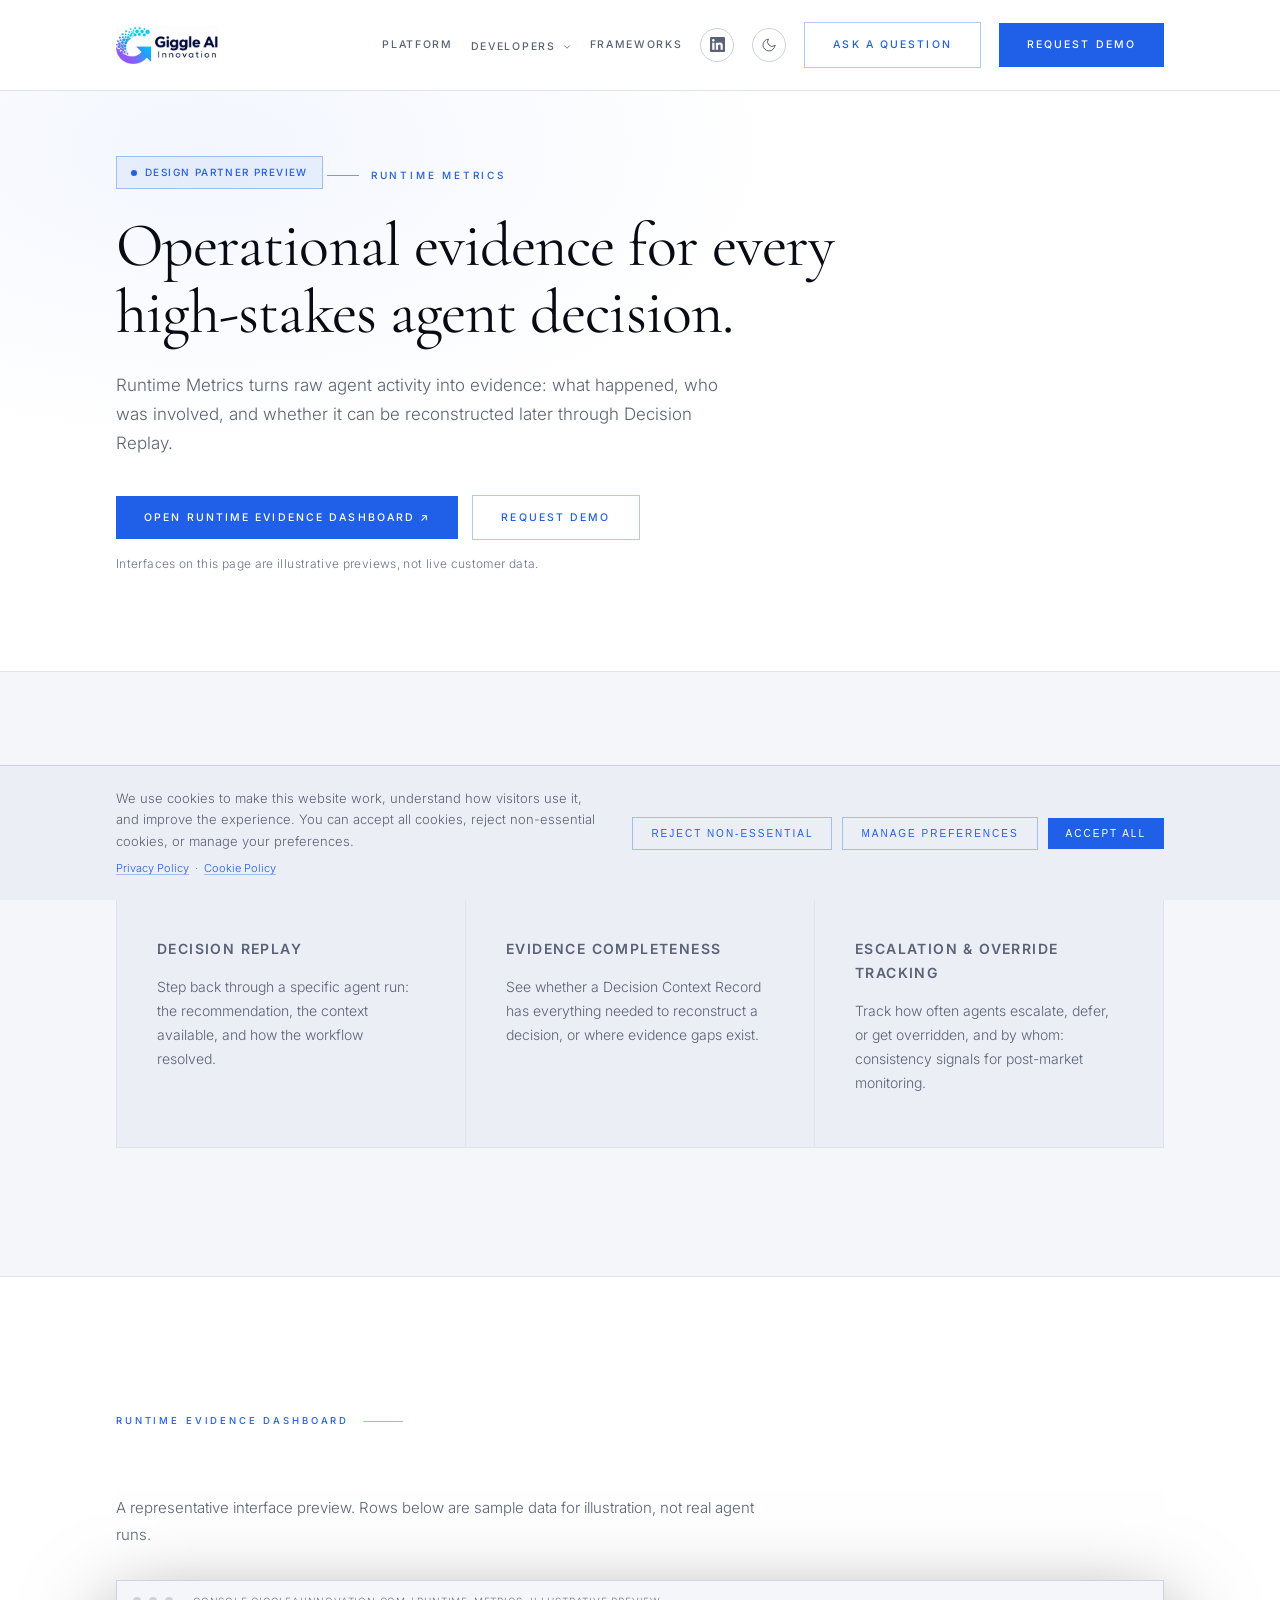
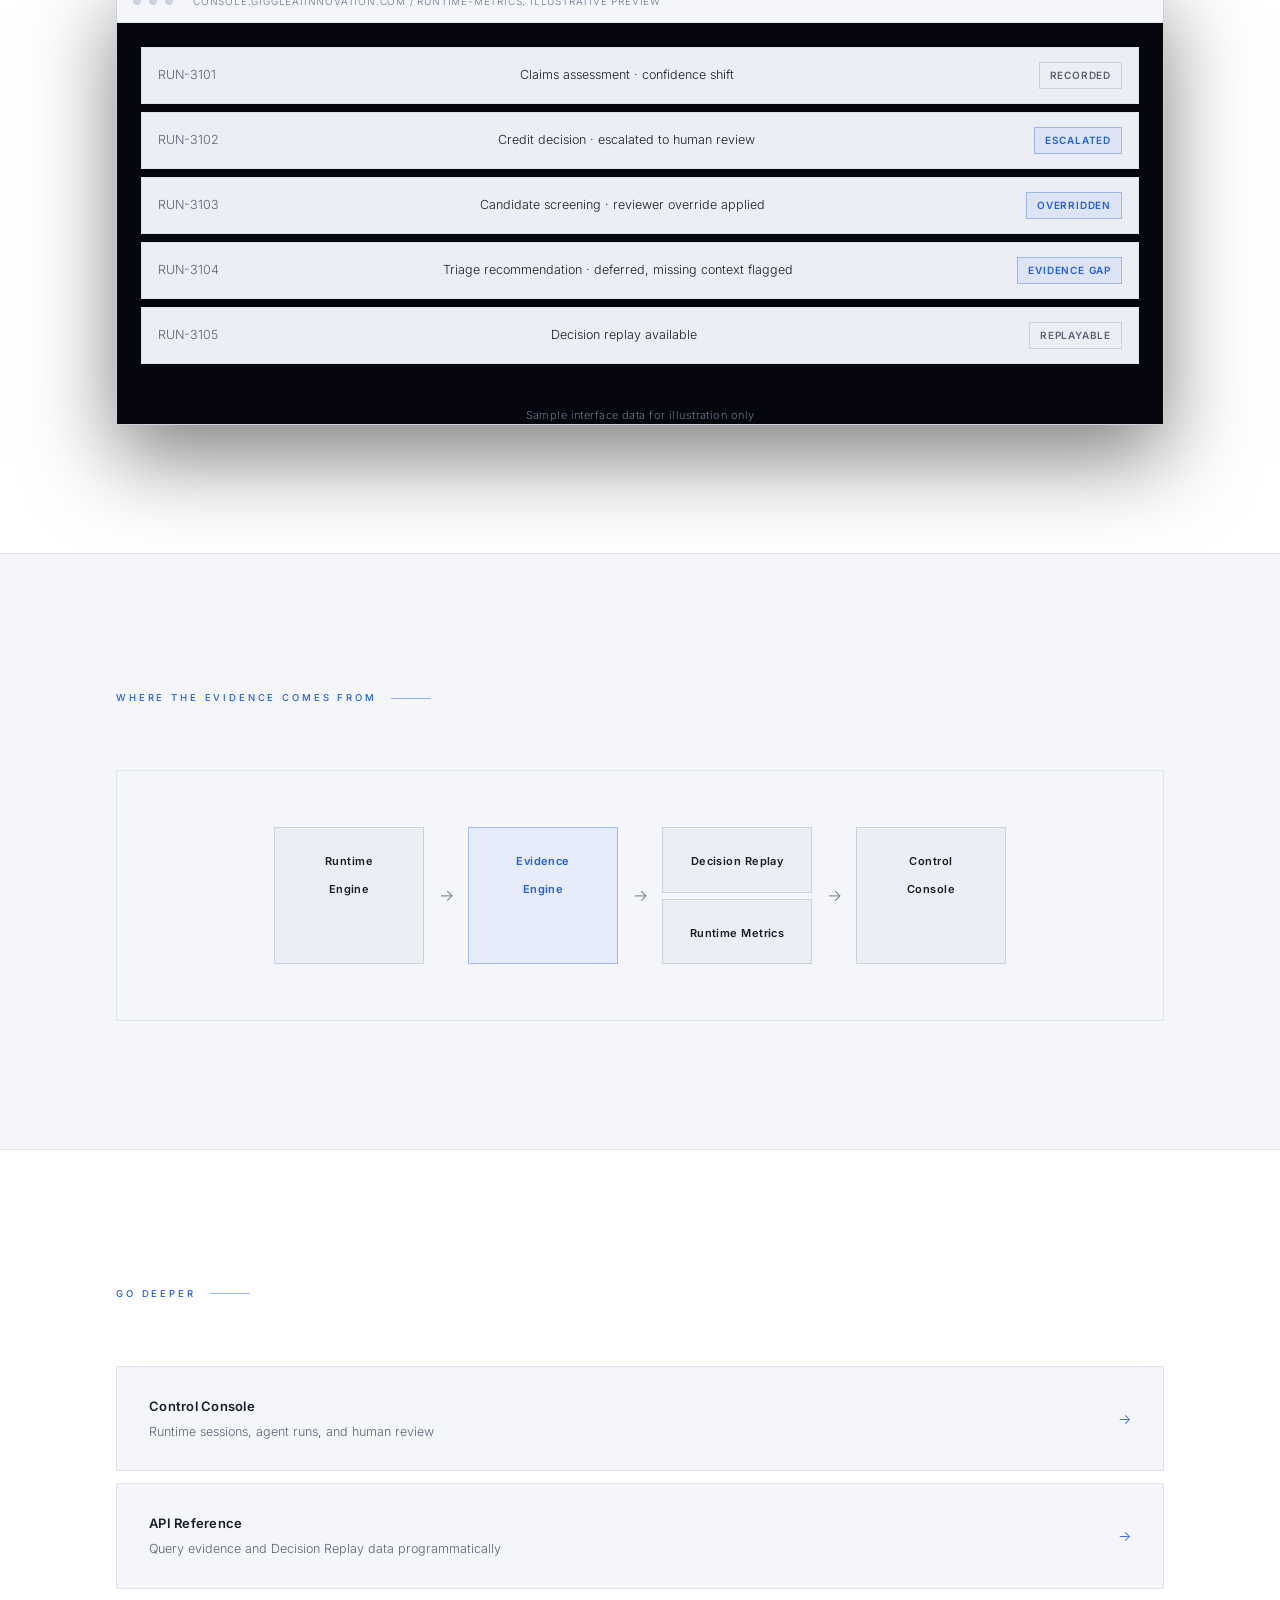
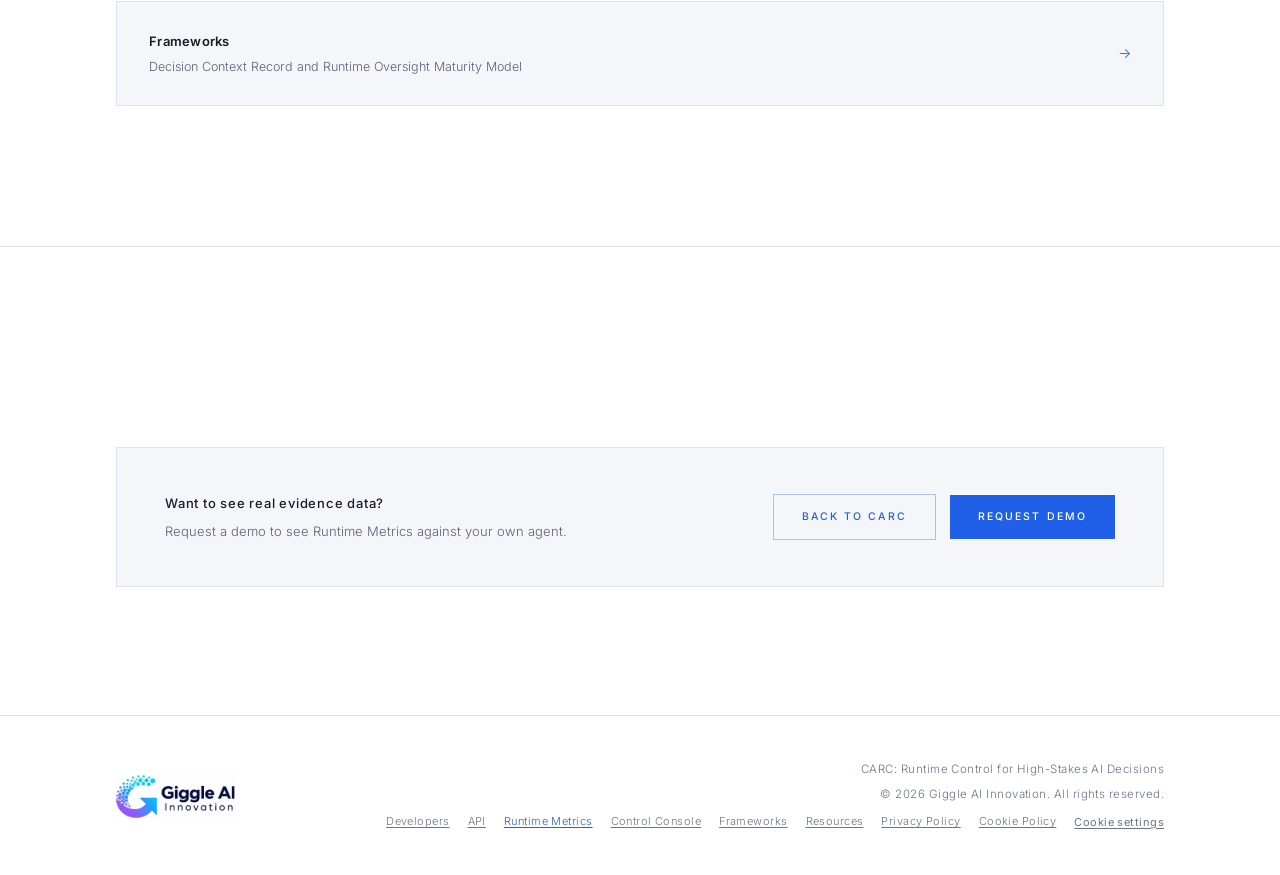
<file: runtime-metrics.html>
<!DOCTYPE html>
<html lang="en">
<head>
  <meta charset="UTF-8">
  <meta name="viewport" content="width=device-width, initial-scale=1.0">
  <meta name="description" content="CARC Runtime Metrics turns agent activity into operational evidence: Decision Replay, evidence completeness, and escalation and override tracking. Design partner preview available now.">
  <title>Runtime Metrics | CARC by Giggle AI Innovation</title>

  <link rel="preconnect" href="https://fonts.googleapis.com">
  <link rel="preconnect" href="https://fonts.gstatic.com" crossorigin>
  <link href="https://fonts.googleapis.com/css2?family=Cormorant+Garamond:ital,wght@0,300;0,400;0,500;0,600;1,300;1,400;1,500&amp;family=Inter:wght@300;400;500;600&amp;display=swap" rel="stylesheet">

  <link rel="icon" href="assets/icons/favicon.svg" type="image/svg+xml">
  <link rel="canonical" href="https://giggleaiinnovation.com/runtime-metrics.html">

  <meta property="og:type"        content="website">
  <meta property="og:url"         content="https://giggleaiinnovation.com/runtime-metrics.html">
  <meta property="og:title"       content="Runtime Metrics | CARC by Giggle AI Innovation">
  <meta property="og:description" content="Operational evidence for every high-stakes agent decision: Decision Replay, evidence completeness, and override tracking.">
  <meta property="og:image"       content="https://giggleaiinnovation.com/assets/images/giggleaiinnovation-logo-dark.png">

  <meta name="twitter:card"        content="summary_large_image">
  <meta name="twitter:title"       content="Runtime Metrics | CARC by Giggle AI Innovation">
  <meta name="twitter:description" content="Operational evidence for every high-stakes agent decision: Decision Replay, evidence completeness, and override tracking.">

  <link rel="stylesheet" href="assets/css/tokens.css">
  <link rel="stylesheet" href="assets/css/base.css">
  <link rel="stylesheet" href="assets/css/layout.css">
  <link rel="stylesheet" href="assets/css/components.css">
  <link rel="stylesheet" href="assets/css/utilities.css">
  <link rel="stylesheet" href="assets/css/themes.css">
</head>
<body>

<a href="#main" class="skip-link">Skip to content</a>

<!-- ═══ NAV ════════════════════════════════════════════════════════════════════ -->
<nav id="nav">
  <div class="wrap">
    <div class="nav-flex">
      <a href="/" aria-label="Giggle AI Innovation home page">
        <img src="assets/images/giggleaiinnovation-logo-dark.png" alt="Giggle AI Innovation" class="nav-logo-img" id="navLogo">
      </a>
      <div class="nav-actions">
        <a href="index.html#architecture" class="nav-link">Platform</a>

        <div class="nav-dropdown">
          <button class="nav-dropdown-trigger" aria-expanded="false" aria-haspopup="true">
            Developers
            <svg viewBox="0 0 24 24"><polyline points="6 9 12 15 18 9"/></svg>
          </button>
          <div class="nav-dropdown-menu">
            <a href="developers.html" class="nav-dropdown-item">
              <span class="nav-dropdown-item-title">Developer Platform</span>
              <span class="nav-dropdown-item-desc">SDK, quickstart, integration patterns</span>
            </a>
            <a href="api.html" class="nav-dropdown-item">
              <span class="nav-dropdown-item-title">API Reference</span>
              <span class="nav-dropdown-item-desc">Runtime API and OpenAPI specification</span>
            </a>
            <a href="runtime-metrics.html" class="nav-dropdown-item">
              <span class="nav-dropdown-item-title">Runtime Metrics</span>
              <span class="nav-dropdown-item-desc">Evidence dashboard and Decision Replay</span>
            </a>
            <a href="control-console.html" class="nav-dropdown-item">
              <span class="nav-dropdown-item-title">Control Console</span>
              <span class="nav-dropdown-item-desc">Runtime sessions and human review</span>
            </a>
          </div>
        </div>

        <a href="frameworks.html" class="nav-link">Frameworks</a>

        <a href="https://www.linkedin.com/company/giggle-ai-innovation" target="_blank" rel="noopener" class="social-link" aria-label="Giggle AI Innovation on LinkedIn">
          <svg viewBox="0 0 24 24" xmlns="http://www.w3.org/2000/svg"><path d="M20.447 20.452h-3.554v-5.569c0-1.328-.027-3.037-1.852-3.037-1.853 0-2.136 1.445-2.136 2.939v5.667H9.351V9h3.414v1.561h.046c.477-.9 1.637-1.85 3.37-1.85 3.601 0 4.267 2.37 4.267 5.455v6.286zM5.337 7.433a2.062 2.062 0 0 1-2.063-2.065 2.064 2.064 0 1 1 2.063 2.065zm1.782 13.019H3.555V9h3.564v11.452zM22.225 0H1.771C.792 0 0 .774 0 1.729v20.542C0 23.227.792 24 1.771 24h20.451C23.2 24 24 23.227 24 22.271V1.729C24 .774 23.2 0 22.222 0h.003z"/></svg>
        </a>
        <button id="themeToggle" class="theme-toggle" aria-label="Toggle colour theme">
          <svg class="icon-sun" viewBox="0 0 24 24"><circle cx="12" cy="12" r="4"/><line x1="12" y1="2" x2="12" y2="4"/><line x1="12" y1="20" x2="12" y2="22"/><line x1="4.22" y1="4.22" x2="5.64" y2="5.64"/><line x1="18.36" y1="18.36" x2="19.78" y2="19.78"/><line x1="2" y1="12" x2="4" y2="12"/><line x1="20" y1="12" x2="22" y2="12"/><line x1="4.22" y1="19.78" x2="5.64" y2="18.36"/><line x1="18.36" y1="5.64" x2="19.78" y2="4.22"/></svg>
          <svg class="icon-moon" viewBox="0 0 24 24"><path d="M21 12.79A9 9 0 1 1 11.21 3 7 7 0 0 0 21 12.79z"/></svg>
        </button>
        <a href="mailto:info@giggleaiinnovation.com?subject=CARC%20Runtime%20Metrics%20Question" class="btn btn-outline nav-ask">Ask a Question</a>
        <a href="#contact-sales" data-contact-sales-open aria-haspopup="dialog" class="btn btn-gold">Request Demo</a>
      </div>
    </div>
  </div>
</nav>


<main id="main">
<!-- ═══ HERO ═══════════════════════════════════════════════════════════════════ -->
<section class="product-hero">
  <div class="wrap">
    <div class="product-hero-inner">
      <span class="status-badge">Design Partner Preview</span>
      <p class="eyebrow" style="margin-bottom:20px;">Runtime Metrics</p>
      <h1 class="product-hero-h1">Operational evidence for every high-stakes agent decision.</h1>
      <p class="product-hero-sub">
        Runtime Metrics turns raw agent activity into evidence: what happened, who was involved,
        and whether it can be reconstructed later through Decision Replay.
      </p>
      <div class="cta-pair">
        <a href="#" data-config-url="controlConsoleUrl" data-config-hide-if-missing target="_blank" rel="noopener" class="btn btn-gold">Open Runtime Evidence Dashboard &#8599;</a>
        <a href="#contact-sales" data-contact-sales-open aria-haspopup="dialog" class="btn btn-outline">Request Demo</a>
      </div>
      <p class="cta-microcopy">Interfaces on this page are illustrative previews, not live customer data.</p>
    </div>
  </div>
</section>


<!-- ═══ CAPABILITY OVERVIEW ════════════════════════════════════════════════════ -->
<section class="section section--surface">
  <div class="wrap">
    <p class="sec-label">What Runtime Metrics covers</p>
    <div class="capability-grid">
      <div class="capability-card r">
        <p class="capability-card-title">Decision Replay</p>
        <p>Step back through a specific agent run: the recommendation, the context available, and how the workflow resolved.</p>
      </div>
      <div class="capability-card r r-d1">
        <p class="capability-card-title">Evidence Completeness</p>
        <p>See whether a Decision Context Record has everything needed to reconstruct a decision, or where evidence gaps exist.</p>
      </div>
      <div class="capability-card r r-d2">
        <p class="capability-card-title">Escalation &amp; Override Tracking</p>
        <p>Track how often agents escalate, defer, or get overridden, and by whom: consistency signals for post-market monitoring.</p>
      </div>
    </div>
  </div>
</section>


<!-- ═══ REPRESENTATIVE UI PREVIEW ══════════════════════════════════════════════ -->
<section class="section">
  <div class="wrap">
    <p class="sec-label">Runtime Evidence Dashboard</p>
    <p class="deliv-sub r" style="max-width:640px; margin-bottom:32px;">A representative interface preview. Rows below are sample data for illustration, not real agent runs.</p>
    <div class="ui-preview-frame r">
      <div class="ui-preview-chrome">
        <span class="ui-preview-dot"></span><span class="ui-preview-dot"></span><span class="ui-preview-dot"></span>
        <span class="ui-preview-label">console.giggleaiinnovation.com / runtime-metrics, Illustrative Preview</span>
      </div>
      <div class="ui-preview-body">
        <div class="ui-row"><span class="ui-row-id">RUN-3101</span><span>Claims assessment &middot; confidence shift</span><span class="ui-row-status">Recorded</span></div>
        <div class="ui-row"><span class="ui-row-id">RUN-3102</span><span>Credit decision &middot; escalated to human review</span><span class="ui-row-status ui-row-status--flag">Escalated</span></div>
        <div class="ui-row"><span class="ui-row-id">RUN-3103</span><span>Candidate screening &middot; reviewer override applied</span><span class="ui-row-status ui-row-status--flag">Overridden</span></div>
        <div class="ui-row"><span class="ui-row-id">RUN-3104</span><span>Triage recommendation &middot; deferred, missing context flagged</span><span class="ui-row-status ui-row-status--flag">Evidence gap</span></div>
        <div class="ui-row"><span class="ui-row-id">RUN-3105</span><span>Decision replay available</span><span class="ui-row-status">Replayable</span></div>
      </div>
      <p class="ui-preview-note">Sample interface data for illustration only</p>
    </div>
  </div>
</section>


<!-- ═══ ARCHITECTURE ═══════════════════════════════════════════════════════════ -->
<section class="section section--surface">
  <div class="wrap">
    <p class="sec-label">Where the evidence comes from</p>
    <div class="arch-diagram r" role="img" aria-label="The Runtime Engine feeds the Evidence Engine, which produces Decision Context Records consumed by Decision Replay and Runtime Metrics, surfaced in the Control Console.">
      <div class="arch-row">
        <div class="arch-node"><span class="arch-node-label">Runtime<br>Engine</span></div>
        <div class="arch-connector">&rarr;</div>
        <div class="arch-node arch-node--accent"><span class="arch-node-label">Evidence<br>Engine</span></div>
        <div class="arch-connector">&rarr;</div>
        <div class="arch-stack">
          <div class="arch-node"><span class="arch-node-label">Decision Replay</span></div>
          <div class="arch-node"><span class="arch-node-label">Runtime Metrics</span></div>
        </div>
        <div class="arch-connector">&rarr;</div>
        <div class="arch-node"><span class="arch-node-label">Control<br>Console</span></div>
      </div>
    </div>
  </div>
</section>


<!-- ═══ RELATED PAGES ══════════════════════════════════════════════════════════ -->
<section class="section">
  <div class="wrap">
    <p class="sec-label">Go deeper</p>
    <div class="doc-link-row r">
      <div><p class="doc-link-title">Control Console</p><p class="doc-link-desc">Runtime sessions, agent runs, and human review</p></div>
      <a href="control-console.html" class="doc-link-arrow" aria-label="Control Console">&rarr;</a>
    </div>
    <div class="doc-link-row r">
      <div><p class="doc-link-title">API Reference</p><p class="doc-link-desc">Query evidence and Decision Replay data programmatically</p></div>
      <a href="api.html" class="doc-link-arrow" aria-label="API Reference">&rarr;</a>
    </div>
    <div class="doc-link-row r">
      <div><p class="doc-link-title">Frameworks</p><p class="doc-link-desc">Decision Context Record and Runtime Oversight Maturity Model</p></div>
      <a href="frameworks.html" class="doc-link-arrow" aria-label="Frameworks">&rarr;</a>
    </div>
  </div>
</section>


<!-- ═══ CTA ═════════════════════════════════════════════════════════════════════ -->
<section class="section" style="border-bottom:none;">
  <div class="wrap">
    <div class="mid-cta r">
      <div>
        <p class="mid-cta-title">Want to see real evidence data?</p>
        <p class="mid-cta-desc">Request a demo to see Runtime Metrics against your own agent.</p>
      </div>
      <div class="mid-cta-actions">
        <div class="cta-pair mid-cta-pair">
          <a href="index.html" class="btn btn-outline">Back to CARC</a>
          <a href="#contact-sales" data-contact-sales-open aria-haspopup="dialog" class="btn btn-gold">Request Demo</a>
        </div>
      </div>
    </div>
  </div>
</section>
</main>


<!-- ═══ FOOTER ══════════════════════════════════════════════════════════════════ -->
<footer>
  <div class="wrap">
    <div class="footer-flex">
      <div>
        <img src="assets/images/giggleaiinnovation-logo-dark.png" alt="Giggle AI Innovation" class="footer-logo-img" id="footerLogo" loading="lazy" decoding="async">
      </div>
      <div class="footer-right">
        <p>CARC: Runtime Control for High-Stakes AI Decisions</p>
        <p style="margin-top:5px;">&copy; 2026 Giggle AI Innovation. All rights reserved.</p>
        <div class="footer-legal">
          <a href="developers.html" class="cookie-settings-link">Developers</a>
          <a href="api.html" class="cookie-settings-link">API</a>
          <a href="runtime-metrics.html" class="cookie-settings-link" style="color:var(--gold);">Runtime Metrics</a>
          <a href="control-console.html" class="cookie-settings-link">Control Console</a>
          <a href="frameworks.html" class="cookie-settings-link">Frameworks</a>
          <a href="article-the-runtime-gap.html" class="cookie-settings-link">Resources</a>
          <a href="privacy-policy.html" class="cookie-settings-link">Privacy Policy</a>
          <a href="cookie-policy.html" class="cookie-settings-link">Cookie Policy</a>
          <button id="cookie-settings-btn" class="cookie-settings-link">Cookie settings</button>
        </div>
      </div>
    </div>
  </div>
</footer>


<!-- ═══ COOKIE BANNER ═══════════════════════════════════════════════════════ -->
<div id="cookie-banner" role="dialog" aria-label="Cookie consent" aria-describedby="cookie-banner-desc">
  <div class="wrap">
    <div class="cookie-banner-inner">
      <div class="cookie-banner-text">
        <p class="cookie-banner-desc" id="cookie-banner-desc">
          We use cookies to make this website work, understand how visitors use it, and improve the experience. You can accept all cookies, reject non-essential cookies, or manage your preferences.
        </p>
        <p class="cookie-banner-links">
          <a href="privacy-policy.html">Privacy Policy</a>
          <span aria-hidden="true"> &nbsp;&middot;&nbsp; </span>
          <a href="cookie-policy.html">Cookie Policy</a>
        </p>
      </div>
      <div class="cookie-banner-actions">
        <button class="btn btn-sm btn-outline" id="cb-reject">Reject non-essential</button>
        <button class="btn btn-sm btn-outline" id="cb-manage">Manage preferences</button>
        <button class="btn btn-sm btn-gold" id="cb-accept">Accept all</button>
      </div>
    </div>
  </div>
</div>


<!-- ═══ COOKIE PREFERENCES MODAL ════════════════════════════════════════════ -->
<div id="cookie-modal-overlay" aria-hidden="true">
  <div class="cookie-modal" role="dialog" aria-modal="true" aria-labelledby="cookie-modal-title">

    <button class="cookie-modal-close" id="cm-close" aria-label="Close cookie preferences">
      <svg viewBox="0 0 24 24" width="14" height="14"><line x1="18" y1="6" x2="6" y2="18"/><line x1="6" y1="6" x2="18" y2="18"/></svg>
    </button>

    <h2 class="cookie-modal-title" id="cookie-modal-title">Cookie Preferences</h2>
    <p class="cookie-modal-intro">Choose which cookies you allow. Strictly necessary cookies are always on: they keep the site working. All other categories are off by default.</p>

    <div class="cookie-category">
      <div class="cookie-cat-header">
        <span class="cookie-cat-title">Strictly Necessary</span>
        <span class="cookie-always-on" aria-label="Always enabled">Always on</span>
      </div>
      <p class="cookie-cat-desc">Required for the website to function. These cannot be turned off. They include your theme preference and cookie consent choice.</p>
    </div>

    <div class="cookie-category">
      <div class="cookie-cat-header">
        <span class="cookie-cat-title">Analytics</span>
        <label class="c-toggle">
          <input type="checkbox" id="cm-analytics" aria-label="Analytics cookies">
          <span class="c-toggle-track"></span>
        </label>
      </div>
      <p class="cookie-cat-desc">Help us understand how visitors interact with the site: pages viewed, time spent, and entry sources. Used to improve content and experience. No personal data is shared with third parties.</p>
    </div>

    <div class="cookie-category">
      <div class="cookie-cat-header">
        <span class="cookie-cat-title">Marketing</span>
        <label class="c-toggle">
          <input type="checkbox" id="cm-marketing" aria-label="Marketing cookies">
          <span class="c-toggle-track"></span>
        </label>
      </div>
      <p class="cookie-cat-desc">Allow us to measure the reach of content and outreach efforts. Only activated with explicit consent. No personal data is sold or shared for advertising purposes.</p>
    </div>

    <div class="cookie-modal-footer">
      <button class="btn btn-sm btn-outline" id="cm-reject-all">Reject non-essential</button>
      <div class="cookie-modal-footer-right">
        <button class="btn btn-sm btn-outline" id="cm-save">Save preferences</button>
        <button class="btn btn-sm btn-gold" id="cm-accept-all">Accept all</button>
      </div>
    </div>

  </div>
</div>

<script src="assets/js/config.js"></script>
<script src="assets/js/theme.js"></script>
<script src="assets/js/navigation.js"></script>
<script src="assets/js/animations.js"></script>
<script src="assets/js/analytics.js"></script>
<script src="assets/js/cookie-consent.js"></script>
<script src="assets/js/main.js"></script>

</body>
</html>
</file>
<file: assets/css/tokens.css>
/* ─── DESIGN TOKENS ──────────────────────────────────────────────────────── */
:root {
  --ink:        #06070E;
  --bg:         #07080F;
  --surface:    #0C0D18;
  --surface-2:  #10121F;
  --border:     #181B28;
  --border-2:   #20243A;
  --gold:       #2060E8;
  --gold-dim:   rgba(32,96,232,.35);
  --gold-faint: rgba(32,96,232,.07);
  --cream:      #F2EEE6;
  --muted:      #7A7770;
  --ghost:      #383C50;
  --white:      #FAFAF8;

  --radius: 0px;
  --shadow: 0 32px 80px rgba(0,0,0,.5);
  --transition: .2s;
}

[data-theme="light"] {
  --bg:         #FFFFFF;
  --surface:    #F5F6FA;
  --surface-2:  #ECEEF5;
  --border:     #E0E2EE;
  --border-2:   #CDD0DF;
  --cream:      #1A1C2A;
  --muted:      #5A6275;
  --ghost:      #6B748E;
  --white:      #080A14;
}
</file>
<file: assets/css/base.css>
/* ─── RESET ───────────────────────────────────────────────────────────────── */
*, *::before, *::after { box-sizing: border-box; margin: 0; padding: 0; }
html { font-size: 16px; scroll-behavior: smooth; }

@media (prefers-reduced-motion: reduce) {
  html { scroll-behavior: auto; }
  *, *::before, *::after {
    animation-duration: .01ms !important;
    animation-iteration-count: 1 !important;
    transition-duration: .01ms !important;
    scroll-behavior: auto !important;
  }
}

/* ─── BASE ────────────────────────────────────────────────────────────────── */
body {
  background: var(--bg);
  color: var(--cream);
  font-family: 'Inter', system-ui, sans-serif;
  font-weight: 300;
  line-height: 1.7;
  -webkit-font-smoothing: antialiased;
  -moz-osx-font-smoothing: grayscale;
  overflow-x: hidden;
}

h1, h2, h3, .serif {
  font-family: 'Cormorant Garamond', Georgia, serif;
  line-height: 1.08;
  letter-spacing: -0.015em;
}

a { color: inherit; text-decoration: none; }

img { max-width: 100%; display: block; }

/* ─── ACCESSIBILITY ───────────────────────────────────────────────────────── */
.skip-link {
  position: absolute;
  left: 16px;
  top: -60px;
  z-index: 999;
  background: var(--gold);
  color: #fff;
  padding: 12px 20px;
  font-size: 12px;
  font-weight: 600;
  letter-spacing: .06em;
  text-transform: uppercase;
  transition: top .2s;
}
.skip-link:focus { top: 16px; }

a:focus-visible,
button:focus-visible {
  outline: 2px solid var(--gold);
  outline-offset: 2px;
}
</file>
<file: assets/css/layout.css>
/* ─── WRAP ────────────────────────────────────────────────────────────────── */
.wrap {
  max-width: 1160px;
  margin: 0 auto;
  padding: 0 56px;
}

@media (max-width: 900px) { .wrap { padding: 0 32px; } }
@media (max-width: 600px) { .wrap { padding: 0 20px; } }

/* ─── NAV SHELL ───────────────────────────────────────────────────────────── */
#nav {
  position: fixed;
  inset: 0 0 auto;
  z-index: 200;
  padding: 22px 0;
  background: rgba(9,9,9,.88);
  backdrop-filter: blur(16px);
  -webkit-backdrop-filter: blur(16px);
  border-bottom: 1px solid var(--border);
  transition: border-color .4s;
}

#nav.scrolled { border-bottom-color: var(--gold-dim); }

.nav-flex {
  display: flex;
  align-items: center;
  justify-content: space-between;
}

.nav-actions { display: flex; align-items: center; gap: 18px; }


/* ─── HERO SHELL ──────────────────────────────────────────────────────────── */
#hero {
  min-height: 100svh;
  display: flex;
  align-items: center;
  padding: 140px 0 120px;
  border-bottom: 1px solid var(--border);
  position: relative;
  overflow: hidden;
}

#hero::before {
  content: '';
  position: absolute;
  top: -10%;
  left: -5%;
  width: 70%;
  height: 80%;
  background: radial-gradient(ellipse at 30% 40%, rgba(32,96,232,.055) 0%, transparent 65%);
  pointer-events: none;
}

.hero-inner { position: relative; z-index: 1; max-width: 860px; }

/* Product-page hero (shorter, no min-height 100svh) */
.product-hero {
  padding: 156px 0 96px;
  border-bottom: 1px solid var(--border);
  position: relative;
  overflow: hidden;
}

.product-hero::before {
  content: '';
  position: absolute;
  top: -10%;
  left: -5%;
  width: 70%;
  height: 80%;
  background: radial-gradient(ellipse at 30% 40%, rgba(32,96,232,.055) 0%, transparent 65%);
  pointer-events: none;
}

.product-hero-inner { position: relative; z-index: 1; max-width: 780px; }

/* ─── SECTION SKELETON ────────────────────────────────────────────────────── */
.section {
  padding: 128px 0;
  border-bottom: 1px solid var(--border);
}

.section--surface { background: var(--surface); }

/* ─── GRID LAYOUTS ────────────────────────────────────────────────────────── */
.problem-grid {
  display: grid;
  grid-template-columns: 1fr 1fr;
  gap: 100px;
  align-items: start;
}

@media (max-width: 860px) {
  .problem-grid { grid-template-columns: 1fr; gap: 56px; }
}

.what-intro {
  display: grid;
  grid-template-columns: 1fr 1fr;
  gap: 100px;
  align-items: start;
  margin-bottom: 80px;
}

.pillars {
  display: grid;
  grid-template-columns: repeat(3, 1fr);
  gap: 1px;
  background: var(--border);
  border: 1px solid var(--border);
}

@media (max-width: 860px) {
  .what-intro { grid-template-columns: 1fr; gap: 48px; }
  .pillars { grid-template-columns: 1fr; }
}

.deliv-header {
  display: grid;
  grid-template-columns: 1fr 1fr;
  gap: 100px;
  align-items: end;
  margin-bottom: 72px;
}

.deliv-grid {
  display: grid;
  grid-template-columns: 1fr 1fr;
  gap: 1px;
  background: var(--border);
  border: 1px solid var(--border);
}

@media (max-width: 860px) {
  .deliv-header { grid-template-columns: 1fr; gap: 32px; }
  .deliv-grid { grid-template-columns: 1fr; }
}

.who-grid {
  display: grid;
  grid-template-columns: repeat(3, 1fr);
  gap: 32px;
  margin-bottom: 48px;
}

.who-grid--4 { grid-template-columns: repeat(4, 1fr); gap: 24px; }

@media (max-width: 1100px) {
  .who-grid--4 { grid-template-columns: repeat(2, 1fr); }
}

@media (max-width: 860px) {
  .who-grid { grid-template-columns: 1fr; gap: 20px; }
}

.reg-intro {
  display: grid;
  grid-template-columns: 1fr 1fr;
  gap: 100px;
  align-items: start;
  margin-bottom: 80px;
}

.reg-row {
  display: grid;
  grid-template-columns: 240px 1fr;
  gap: 72px;
  padding: 52px 0;
  border-bottom: 1px solid var(--border);
  align-items: start;
}

.reg-row:first-of-type { border-top: 1px solid var(--border); }

@media (max-width: 860px) {
  .reg-intro { grid-template-columns: 1fr; gap: 40px; }
  .reg-row { grid-template-columns: 1fr; gap: 12px; }
}

/* ─── CAPABILITY GRID (product pages) ────────────────────────────────────── */
.capability-grid {
  display: grid;
  grid-template-columns: repeat(3, 1fr);
  gap: 1px;
  background: var(--border);
  border: 1px solid var(--border);
}

@media (max-width: 860px) {
  .capability-grid { grid-template-columns: 1fr; }
}

.capability-grid--2col {
  grid-template-columns: repeat(2, 1fr);
}

@media (max-width: 860px) {
  .capability-grid--2col { grid-template-columns: 1fr; }
}

/* ─── FINAL CTA ───────────────────────────────────────────────────────────── */
#cta {
  padding: 180px 0;
  position: relative;
  overflow: hidden;
}

#cta::before {
  content: '';
  position: absolute;
  bottom: -20%;
  right: -10%;
  width: 60%;
  height: 80%;
  background: radial-gradient(ellipse at 70% 70%, rgba(32,96,232,.045) 0%, transparent 60%);
  pointer-events: none;
}

.cta-inner {
  text-align: center;
  max-width: 840px;
  margin: 0 auto;
  position: relative;
  z-index: 1;
}

/* ─── FOOTER SHELL ────────────────────────────────────────────────────────── */
footer {
  padding: 44px 0;
  border-top: 1px solid var(--border);
}

.footer-flex {
  display: flex;
  align-items: center;
  justify-content: space-between;
  flex-wrap: wrap;
  gap: 24px;
}

@media (max-width: 600px) {
  footer { text-align: center; }
  .footer-right p { text-align: center; }
}
</file>
<file: assets/css/components.css>
/* ─── NAV BRAND / LOGO ────────────────────────────────────────────────────── */
.nav-brand { display: flex; flex-direction: column; gap: 3px; }

.nav-name {
  font-family: 'Cormorant Garamond', serif;
  font-size: 24px;
  font-weight: 600;
  letter-spacing: .1em;
  text-transform: uppercase;
  color: var(--white);
}

.nav-by {
  font-size: 9.5px;
  font-weight: 400;
  letter-spacing: .22em;
  text-transform: uppercase;
  color: var(--gold);
}

.nav-logo-img { display: block; height: 38px; width: auto; }
.footer-logo-img { display: block; height: 44px; width: auto; }

.nav-link {
  font-size: 10.5px;
  font-weight: 500;
  letter-spacing: .16em;
  text-transform: uppercase;
  color: var(--muted);
  transition: color .2s;
}
.nav-link:hover, .nav-link.is-active { color: var(--cream); }

/* ─── NAV DROPDOWN ────────────────────────────────────────────────────────── */
.nav-dropdown { position: relative; }

.nav-dropdown-trigger {
  display: inline-flex;
  align-items: center;
  gap: 6px;
  font-size: 10.5px;
  font-weight: 500;
  letter-spacing: .16em;
  text-transform: uppercase;
  color: var(--muted);
  background: none;
  border: none;
  cursor: pointer;
  font-family: inherit;
  transition: color .2s;
}
.nav-dropdown-trigger:hover,
.nav-dropdown-trigger[aria-expanded="true"] { color: var(--cream); }

.nav-dropdown-trigger svg {
  width: 10px; height: 10px;
  stroke: currentColor; fill: none;
  stroke-width: 2; stroke-linecap: round; stroke-linejoin: round;
  transition: transform .2s;
}
.nav-dropdown-trigger[aria-expanded="true"] svg { transform: rotate(180deg); }

.nav-dropdown-menu {
  position: absolute;
  top: calc(100% + 18px);
  left: 50%;
  transform: translateX(-50%);
  min-width: 260px;
  background: var(--surface);
  border: 1px solid var(--border-2);
  box-shadow: var(--shadow);
  padding: 8px;
  opacity: 0;
  visibility: hidden;
  transform: translateX(-50%) translateY(-6px);
  transition: opacity .18s, transform .18s, visibility .18s;
}
.nav-dropdown-menu.is-open {
  opacity: 1;
  visibility: visible;
  transform: translateX(-50%) translateY(0);
}

.nav-dropdown-item {
  display: block;
  padding: 12px 14px;
  font-size: 12.5px;
  font-weight: 400;
  color: var(--muted);
  transition: background .15s, color .15s;
}
.nav-dropdown-item:hover { background: var(--gold-faint); color: var(--cream); }

.nav-dropdown-item-title {
  display: block;
  font-size: 12.5px;
  font-weight: 500;
  color: inherit;
  margin-bottom: 2px;
}
.nav-dropdown-item-desc {
  display: block;
  font-size: 11px;
  color: var(--ghost);
  line-height: 1.5;
}

@media (max-width: 900px) {
  .nav-dropdown-menu { left: auto; right: 0; transform: translateY(-6px); min-width: 240px; }
  .nav-dropdown-menu.is-open { transform: translateY(0); }
}

/* ─── BUTTONS ─────────────────────────────────────────────────────────────── */
.btn {
  display: inline-block;
  font-size: 10.5px;
  font-weight: 500;
  letter-spacing: .2em;
  text-transform: uppercase;
  padding: 13px 28px;
  cursor: pointer;
  border: none;
  transition: opacity .2s, transform .2s;
}

.btn:hover { opacity: .86; transform: translateY(-1px); }

.btn-gold { background: var(--gold); color: #ffffff; }

.btn-outline {
  background: transparent;
  color: var(--gold);
  border: 1px solid var(--gold-dim);
}

.btn-sm { font-size: 10px; padding: 10px 18px; }

/* ─── HERO ────────────────────────────────────────────────────────────────── */
.hero-watermark {
  position: absolute;
  right: -4vw;
  bottom: -4%;
  font-family: 'Cormorant Garamond', serif;
  font-size: 28vw;
  font-weight: 700;
  line-height: .85;
  color: transparent;
  -webkit-text-stroke: 1px rgba(32,96,232,.045);
  pointer-events: none;
  user-select: none;
  letter-spacing: -.02em;
}

.eyebrow {
  display: inline-flex;
  align-items: center;
  gap: 12px;
  font-size: 10px;
  font-weight: 500;
  letter-spacing: .28em;
  text-transform: uppercase;
  color: var(--gold);
  margin-bottom: 36px;
}

.eyebrow::before {
  content: '';
  display: block;
  width: 32px;
  height: 1px;
  background: var(--gold);
  opacity: .6;
}

.hero-h1 {
  font-size: clamp(48px, 7vw, 88px);
  font-weight: 400;
  color: var(--white);
  margin-bottom: 36px;
}

.hero-h1 em { font-style: italic; color: var(--gold); }

.hero-sub {
  font-size: clamp(15px, 1.6vw, 18px);
  font-weight: 300;
  color: var(--muted);
  line-height: 1.72;
  max-width: 600px;
  margin-bottom: 56px;
}

.hero-actions { display: flex; align-items: center; gap: 28px; flex-wrap: wrap; }

.hero-note { font-size: 11.5px; color: var(--ghost); letter-spacing: .06em; }

.product-hero-h1 {
  font-size: clamp(38px, 5.4vw, 62px);
  font-weight: 400;
  color: var(--white);
  margin-bottom: 24px;
}

.product-hero-sub {
  font-size: clamp(14.5px, 1.5vw, 17px);
  font-weight: 300;
  color: var(--muted);
  line-height: 1.72;
  max-width: 620px;
  margin-bottom: 36px;
}

/* ─── STATUS BADGE ────────────────────────────────────────────────────────── */
.status-badge {
  display: inline-flex;
  align-items: center;
  gap: 8px;
  font-size: 10px;
  font-weight: 500;
  letter-spacing: .14em;
  text-transform: uppercase;
  color: var(--gold);
  border: 1px solid var(--gold-dim);
  background: var(--gold-faint);
  padding: 7px 14px;
  margin-bottom: 24px;
}

.status-badge::before {
  content: '';
  width: 6px; height: 6px;
  border-radius: 50%;
  background: var(--gold);
  flex-shrink: 0;
}

/* ─── TICKER ──────────────────────────────────────────────────────────────── */
.ticker-wrap {
  border-top: 1px solid var(--border);
  border-bottom: 1px solid var(--border);
  padding: 16px 0;
  overflow: hidden;
  background: var(--surface);
}

.ticker-track {
  display: flex;
  gap: 0;
  animation: ticker 30s linear infinite;
  white-space: nowrap;
  width: max-content;
}

.ticker-track:hover { animation-play-state: paused; }

@keyframes ticker {
  0%   { transform: translateX(0); }
  100% { transform: translateX(-50%); }
}

.ticker-item {
  display: inline-flex;
  align-items: center;
  gap: 32px;
  padding: 0 48px;
  font-size: 10px;
  font-weight: 500;
  letter-spacing: .22em;
  text-transform: uppercase;
  color: var(--ghost);
}

.ticker-dot {
  display: inline-block;
  width: 3px;
  height: 3px;
  border-radius: 50%;
  background: var(--gold);
  opacity: .6;
  flex-shrink: 0;
}

/* ─── SECTION LABEL ───────────────────────────────────────────────────────── */
.sec-label {
  display: inline-flex;
  align-items: center;
  gap: 14px;
  font-size: 9.5px;
  font-weight: 500;
  letter-spacing: .3em;
  text-transform: uppercase;
  color: var(--gold);
  margin-bottom: 64px;
}

.sec-label::after {
  content: '';
  display: block;
  width: 40px;
  height: 1px;
  background: var(--gold);
  opacity: .45;
}

/* ─── PROBLEM ─────────────────────────────────────────────────────────────── */
.problem-h2 {
  font-size: clamp(32px, 3.8vw, 52px);
  font-weight: 500;
  margin-bottom: 28px;
  color: var(--white);
}

.problem-body p { font-size: 15px; color: var(--muted); line-height: 1.8; margin-bottom: 18px; }

.problem-list { margin-top: 8px; }

.problem-item { padding: 28px 0; border-bottom: 1px solid var(--border); }
.problem-item:first-child { border-top: 1px solid var(--border); }

.problem-item-title {
  font-family: 'Inter', sans-serif;
  font-size: 12.5px;
  font-weight: 600;
  letter-spacing: .05em;
  color: var(--cream);
  margin-bottom: 9px;
}

.problem-item p { font-size: 13.5px; color: var(--muted); line-height: 1.7; }

/* ─── POSITIONING / CAPABILITIES ─────────────────────────────────────────── */
.what-h2 { font-size: clamp(32px, 3.8vw, 52px); font-weight: 500; color: var(--white); }
.what-body { padding-top: 8px; }
.what-body p { font-size: 15px; color: var(--muted); line-height: 1.8; margin-bottom: 18px; }

.not-tags { display: flex; gap: 8px; flex-wrap: wrap; margin-top: 28px; }

.not-tag {
  font-size: 11px;
  font-weight: 400;
  letter-spacing: .08em;
  color: var(--ghost);
  padding: 6px 12px;
  border: 1px solid var(--border-2);
  text-decoration: line-through;
  text-decoration-color: rgba(255,255,255,.15);
}

.pillar, .capability-card {
  background: var(--surface-2);
  padding: 48px 40px 52px;
  position: relative;
}

.pillar::before, .capability-card::before {
  content: '';
  position: absolute;
  top: 0; left: 0; right: 0;
  height: 2px;
  background: linear-gradient(90deg, var(--gold) 0%, transparent 70%);
  opacity: 0;
  transition: opacity .3s;
}
.pillar:hover::before, .capability-card:hover::before { opacity: 1; }

.pillar-n {
  font-family: 'Cormorant Garamond', serif;
  font-size: 56px;
  font-weight: 300;
  color: var(--gold);
  opacity: .2;
  line-height: 1;
  margin-bottom: 24px;
  display: block;
}

.pillar-title, .capability-card-title {
  font-family: 'Inter', sans-serif;
  font-size: 11.5px;
  font-weight: 600;
  letter-spacing: .1em;
  text-transform: uppercase;
  color: var(--cream);
  margin-bottom: 14px;
}

.pillar p, .capability-card p { font-size: 14px; color: var(--muted); line-height: 1.72; }

.control-principle {
  margin-top: 1px;
  background: var(--gold-faint);
  border: 1px solid var(--gold-dim);
  padding: 52px 56px;
}

.control-principle-label {
  font-size: 10px;
  font-weight: 500;
  letter-spacing: .22em;
  text-transform: uppercase;
  color: var(--gold);
  margin-bottom: 20px;
  display: block;
}

.control-principle blockquote {
  font-family: 'Cormorant Garamond', serif;
  font-size: clamp(20px, 2.4vw, 28px);
  font-weight: 400;
  font-style: italic;
  color: var(--cream);
  line-height: 1.45;
}

@media (max-width: 860px) { .control-principle { padding: 36px 28px; } }

/* ─── STEPS ───────────────────────────────────────────────────────────────── */
.steps-header { max-width: 600px; margin-bottom: 80px; }
.steps-h2 { font-size: clamp(32px, 3.8vw, 50px); font-weight: 500; color: var(--white); margin-bottom: 20px; }
.steps-sub { font-size: 15px; color: var(--muted); line-height: 1.75; }

.step {
  display: grid;
  grid-template-columns: 96px 1fr;
  gap: 72px;
  padding: 72px 0;
  border-bottom: 1px solid var(--border);
  align-items: start;
}
.step:first-of-type { border-top: 1px solid var(--border); }

.step-roman {
  font-family: 'Cormorant Garamond', serif;
  font-size: 80px;
  font-weight: 300;
  color: var(--gold);
  opacity: .18;
  line-height: .95;
  padding-top: 4px;
  user-select: none;
}

.step-phase {
  font-size: 9.5px; font-weight: 500; letter-spacing: .28em;
  text-transform: uppercase; color: var(--gold); margin-bottom: 10px; display: block;
}
.step-name { font-size: clamp(26px, 3vw, 38px); font-weight: 500; color: var(--white); margin-bottom: 20px; }
.step-desc { font-size: 15px; color: var(--muted); line-height: 1.8; max-width: 580px; margin-bottom: 10px; }
.step-note {
  font-size: 13px; color: var(--muted); line-height: 1.75; max-width: 580px;
  margin-bottom: 22px; padding-left: 16px; border-left: 1px solid var(--border-2);
}
.step-duration {
  font-size: 11px; font-weight: 500; letter-spacing: .1em; color: var(--ghost);
  padding: 8px 16px; border: 1px solid var(--border); display: inline-block;
}

@media (max-width: 700px) {
  .step { grid-template-columns: 1fr; gap: 16px; }
  .step-roman { font-size: 56px; }
}

/* ─── DELIVERABLES ────────────────────────────────────────────────────────── */
.deliv-h2 { font-size: clamp(32px, 3.8vw, 52px); font-weight: 500; color: var(--white); }
.deliv-sub { font-size: 15px; color: var(--muted); line-height: 1.8; }

.deliv-card {
  background: var(--surface);
  padding: 52px 48px;
  position: relative;
  transition: background .25s;
}
.deliv-card:hover { background: var(--surface-2); }
.deliv-card::before {
  content: ''; display: block; width: 28px; height: 1.5px;
  background: var(--gold); opacity: .7; margin-bottom: 28px;
}
.deliv-card-title {
  font-family: 'Inter', sans-serif; font-size: 12px; font-weight: 600;
  letter-spacing: .1em; text-transform: uppercase; color: var(--cream); margin-bottom: 12px;
}
.deliv-card p { font-size: 14px; color: var(--muted); line-height: 1.72; }

.deliv-not {
  margin-top: 48px; padding: 36px 48px; border: 1px solid var(--border);
  display: flex; align-items: center; gap: 48px; flex-wrap: wrap;
}
.deliv-not-label {
  font-size: 10px; font-weight: 500; letter-spacing: .22em; text-transform: uppercase;
  color: var(--ghost); white-space: nowrap; flex-shrink: 0;
}
.deliv-not-items { display: flex; gap: 12px; flex-wrap: wrap; }
.deliv-not-item {
  font-size: 12.5px; color: var(--ghost); padding: 6px 14px; border: 1px solid var(--border);
  text-decoration: line-through; text-decoration-color: rgba(255,255,255,.14);
}
.control-scope-items .deliv-not-item { text-decoration: none; }

@media (max-width: 860px) {
  .deliv-card { padding: 36px 28px; }
  .deliv-not { padding: 24px 28px; gap: 20px; }
}

/* ─── WHO ─────────────────────────────────────────────────────────────────── */
.who-intro { max-width: 620px; margin-bottom: 72px; }
.who-h2 { font-size: clamp(32px, 3.8vw, 52px); font-weight: 500; color: var(--white); margin-bottom: 20px; }
.who-sub { font-size: 15px; color: var(--muted); line-height: 1.8; }

.who-card { padding: 40px 36px 44px; border: 1px solid var(--border); transition: border-color .3s, background .3s; }
.who-card:hover { border-color: var(--gold-dim); background: var(--gold-faint); }

.who-icon {
  width: 36px; height: 36px; border: 1px solid var(--gold-dim);
  display: flex; align-items: center; justify-content: center; margin-bottom: 22px;
}
.who-icon svg { width: 16px; height: 16px; stroke: var(--gold); fill: none; stroke-width: 1.5; stroke-linecap: round; stroke-linejoin: round; }

.who-card-title {
  font-family: 'Inter', sans-serif; font-size: 12px; font-weight: 600;
  letter-spacing: .08em; text-transform: uppercase; color: var(--cream); margin-bottom: 12px;
}
.who-card p { font-size: 13.5px; color: var(--muted); line-height: 1.7; }

.who-roles { padding: 44px 48px; border: 1px solid var(--border); background: var(--surface); }
.who-roles-label {
  font-size: 9.5px; font-weight: 500; letter-spacing: .25em; text-transform: uppercase;
  color: var(--ghost); margin-bottom: 28px; display: block;
}
.roles { display: flex; flex-wrap: wrap; gap: 10px; }
.role {
  font-size: 12.5px; font-weight: 400; color: var(--muted); padding: 7px 16px;
  border: 1px solid var(--border-2); letter-spacing: .02em;
}

@media (max-width: 860px) { .who-roles { padding: 28px; } }

/* ─── REGULATORY / PRINCIPLES ────────────────────────────────────────────── */
.reg-h2 { font-size: clamp(32px, 3.8vw, 52px); font-weight: 500; color: var(--white); }
.reg-sub { font-size: 15px; color: var(--muted); line-height: 1.8; padding-top: 8px; }

.reg-ref {
  font-family: 'Cormorant Garamond', serif; font-size: 22px; font-weight: 500;
  color: var(--gold); letter-spacing: .01em; line-height: 1.25;
}

.reg-detail-title {
  font-family: 'Inter', sans-serif; font-size: 12.5px; font-weight: 600;
  letter-spacing: .05em; color: var(--cream); margin-bottom: 10px;
}
.reg-detail p { font-size: 14px; color: var(--muted); line-height: 1.75; }

/* ─── FINAL CTA CONTENT ──────────────────────────────────────────────────── */
.cta-h2 { font-size: clamp(36px, 5.5vw, 72px); font-weight: 400; color: var(--white); line-height: 1.07; margin-bottom: 14px; }
.cta-h2 em { font-style: italic; color: var(--gold); }
.cta-sub { font-size: 16px; color: var(--muted); line-height: 1.72; max-width: 560px; margin: 0 auto 56px; }
.cta-meta { margin-top: 28px; font-size: 11px; color: var(--ghost); letter-spacing: .08em; }

.cta-pair { display: flex; align-items: center; gap: 14px; flex-wrap: wrap; }
.cta-microcopy { margin-top: 14px; font-size: 12px; color: var(--ghost); letter-spacing: .03em; }
.cta-microcopy a { color: var(--gold); text-decoration: underline; text-decoration-color: var(--gold-dim); text-underline-offset: 3px; }
.cta-microcopy a:hover { text-decoration-color: var(--gold); }

.mid-cta {
  margin-top: 72px; display: flex; align-items: center; justify-content: space-between;
  flex-wrap: wrap; gap: 24px; padding: 44px 48px; border: 1px solid var(--border); background: var(--surface);
}
.mid-cta-title { font-size: 13px; font-weight: 500; letter-spacing: .06em; color: var(--cream); margin-bottom: 6px; }
.mid-cta-desc { font-size: 13px; color: var(--muted); }
.mid-cta-actions { display: flex; flex-direction: column; align-items: flex-end; gap: 10px; flex-shrink: 0; }

.founder-block { max-width: 600px; margin: 0 auto 64px; padding: 0 24px; text-align: center; }
.founder-block p { font-size: 15px; color: var(--muted); line-height: 1.82; font-style: italic; }
.founder-sig {
  display: block; margin-top: 20px; font-family: 'Cormorant Garamond', serif; font-size: 19px;
  font-weight: 500; font-style: normal; color: var(--cream); letter-spacing: .02em;
}

/* ─── FAQ ─────────────────────────────────────────────────────────────────── */
.faq-item { padding: 36px 0; border-bottom: 1px solid var(--border); }
.faq-item:first-of-type { border-top: 1px solid var(--border); }
.faq-q { font-family: 'Cormorant Garamond', serif; font-size: clamp(18px, 2vw, 22px); font-weight: 500; color: var(--cream); margin-bottom: 12px; }
.faq-a { font-size: 14.5px; color: var(--muted); line-height: 1.78; max-width: 720px; }

/* ─── THINKING / RESOURCES CARD ──────────────────────────────────────────── */
.thinking-card {
  display: block; max-width: 700px; padding: 48px 52px; border: 1px solid var(--border);
  background: var(--surface-2); transition: border-color .3s, background .3s; text-decoration: none;
}
.thinking-card:hover { border-color: var(--gold-dim); background: var(--gold-faint); }
.thinking-eyebrow {
  display: block; font-size: 10px; font-weight: 500; letter-spacing: .22em;
  text-transform: uppercase; color: var(--gold); margin-bottom: 18px;
}
.thinking-title {
  font-family: 'Cormorant Garamond', serif; font-size: clamp(22px, 3vw, 34px); font-weight: 400;
  color: var(--white); line-height: 1.18; letter-spacing: -0.01em; margin-bottom: 14px;
}
.thinking-desc { font-size: 14.5px; color: var(--muted); line-height: 1.72; margin-bottom: 28px; }
.thinking-read {
  font-size: 10.5px; font-weight: 500; letter-spacing: .18em; text-transform: uppercase;
  color: var(--gold); display: inline-flex; align-items: center; gap: 10px; transition: gap .2s;
}
.thinking-read::after { content: '\2192'; letter-spacing: 0; font-size: 14px; line-height: 1; }
.thinking-card:hover .thinking-read { gap: 14px; }

@media (max-width: 700px) { .thinking-card { padding: 36px 28px; } }

/* ─── FOOTER CONTENT ──────────────────────────────────────────────────────── */
.footer-brand-name {
  font-family: 'Cormorant Garamond', serif; font-size: 20px; font-weight: 600;
  letter-spacing: .1em; text-transform: uppercase; color: var(--cream); display: block;
}
.footer-brand-sub {
  font-size: 9px; font-weight: 400; letter-spacing: .22em; text-transform: uppercase;
  color: var(--gold); display: block; margin-top: 3px;
}
.footer-right p { font-size: 11.5px; color: var(--ghost); letter-spacing: .04em; text-align: right; }

.footer-legal { margin-top: 8px; display: flex; gap: 18px; flex-wrap: wrap; justify-content: flex-end; }
@media (max-width: 600px) { .footer-legal { justify-content: center; } }

.cookie-settings-link {
  font-size: 11px; color: var(--ghost); letter-spacing: .04em; text-decoration: underline;
  text-underline-offset: 2px; cursor: pointer; background: none; border: none; padding: 0;
  font-family: inherit; transition: color .2s;
}
.cookie-settings-link:hover { color: var(--muted); }

/* ─── THEME TOGGLE / SOCIAL LINK ──────────────────────────────────────────── */
.theme-toggle {
  width: 34px; height: 34px; border-radius: 50%;
  background: transparent; border: 1px solid var(--border-2);
  cursor: pointer; display: flex; align-items: center; justify-content: center;
  color: var(--muted); transition: border-color .2s, color .2s; flex-shrink: 0;
}
.theme-toggle:hover { border-color: var(--gold-dim); color: var(--gold); }
.theme-toggle svg { width: 16px; height: 16px; stroke: currentColor; fill: none; stroke-width: 1.5; stroke-linecap: round; stroke-linejoin: round; }

.social-link {
  width: 34px; height: 34px; border-radius: 50%;
  background: transparent; border: 1px solid var(--border-2);
  display: flex; align-items: center; justify-content: center;
  color: var(--muted); transition: border-color .2s, color .2s; flex-shrink: 0;
}
.social-link:hover { border-color: var(--gold-dim); color: var(--gold); }
.social-link svg { width: 15px; height: 15px; fill: currentColor; }

/* ─── ARCHITECTURE DIAGRAM ────────────────────────────────────────────────── */
.arch-diagram {
  border: 1px solid var(--border);
  background: var(--surface);
  padding: 56px 48px;
  overflow-x: auto;
}

.arch-row {
  display: flex;
  align-items: stretch;
  justify-content: center;
  gap: 0;
  flex-wrap: nowrap;
  min-width: max-content;
}

.arch-node {
  border: 1px solid var(--border-2);
  background: var(--surface-2);
  padding: 18px 22px;
  min-width: 150px;
  text-align: center;
  transition: border-color .25s, background .25s;
}
.arch-node:hover { border-color: var(--gold-dim); background: var(--gold-faint); }

.arch-node-label {
  font-size: 11px;
  font-weight: 600;
  letter-spacing: .04em;
  color: var(--cream);
  line-height: 1.35;
}

.arch-node--accent { border-color: var(--gold-dim); background: var(--gold-faint); }
.arch-node--accent .arch-node-label { color: var(--gold); }

.arch-connector {
  display: flex;
  align-items: center;
  justify-content: center;
  width: 44px;
  flex-shrink: 0;
  color: var(--ghost);
  font-size: 16px;
}

.arch-stack {
  display: flex;
  flex-direction: column;
  gap: 6px;
  justify-content: center;
}

@media (max-width: 700px) {
  .arch-diagram { padding: 32px 20px; }
  .arch-node { min-width: 120px; padding: 14px 16px; }
}

/* ─── UI PREVIEW MOCKUP ───────────────────────────────────────────────────── */
.ui-preview-frame {
  border: 1px solid var(--border-2);
  background: var(--ink);
  box-shadow: var(--shadow);
  overflow: hidden;
}

.ui-preview-chrome {
  display: flex;
  align-items: center;
  gap: 8px;
  padding: 12px 16px;
  border-bottom: 1px solid var(--border);
  background: var(--surface);
}

.ui-preview-dot { width: 8px; height: 8px; border-radius: 50%; background: var(--border-2); }

.ui-preview-label {
  margin-left: 12px;
  font-size: 10px;
  letter-spacing: .08em;
  color: var(--ghost);
  text-transform: uppercase;
}

.ui-preview-body { padding: 24px; }

.ui-preview-note {
  margin-top: 10px;
  font-size: 11px;
  color: var(--ghost);
  letter-spacing: .04em;
  text-align: center;
}

.ui-row {
  display: flex;
  align-items: center;
  justify-content: space-between;
  gap: 16px;
  padding: 14px 16px;
  border: 1px solid var(--border);
  background: var(--surface-2);
  margin-bottom: 8px;
  font-size: 12.5px;
}

.ui-row-id { color: var(--muted); font-family: 'Inter', monospace; }
.ui-row-status {
  font-size: 10px; font-weight: 600; letter-spacing: .08em; text-transform: uppercase;
  padding: 4px 10px; border: 1px solid var(--border-2); color: var(--muted); white-space: nowrap;
}
.ui-row-status--flag { color: var(--gold); border-color: var(--gold-dim); background: var(--gold-faint); }

/* ─── CODE SNIPPET ────────────────────────────────────────────────────────── */
.code-block {
  border: 1px solid var(--border-2);
  background: var(--ink);
  padding: 28px 30px;
  overflow-x: auto;
  font-family: 'SF Mono', 'Menlo', 'Consolas', monospace;
  font-size: 12.5px;
  line-height: 1.75;
  color: var(--cream);
}
.code-block .cm { color: var(--ghost); }
.code-block .kw { color: var(--gold); }
.code-block .str { color: #9fd88a; }

.code-label {
  font-size: 10px;
  font-weight: 500;
  letter-spacing: .18em;
  text-transform: uppercase;
  color: var(--ghost);
  margin-bottom: 12px;
}

/* ─── DOC LINK ROW ────────────────────────────────────────────────────────── */
.doc-link-row {
  display: flex;
  align-items: center;
  justify-content: space-between;
  gap: 24px;
  flex-wrap: wrap;
  padding: 28px 32px;
  border: 1px solid var(--border);
  background: var(--surface);
  margin-bottom: 12px;
  transition: border-color .25s, background .25s;
}
.doc-link-row:hover { border-color: var(--gold-dim); background: var(--gold-faint); }

.doc-link-title { font-size: 13px; font-weight: 600; color: var(--cream); letter-spacing: .02em; margin-bottom: 4px; }
.doc-link-desc { font-size: 12.5px; color: var(--muted); }

.doc-link-arrow {
  font-size: 14px;
  color: var(--gold);
  flex-shrink: 0;
}

/* ─── COOKIE CONSENT ──────────────────────────────────────────────────────── */
#cookie-banner {
  position: fixed;
  bottom: 0; left: 0; right: 0;
  z-index: 9999;
  background: var(--surface-2);
  border-top: 1px solid var(--border-2);
  padding: 22px 0;
  transform: translateY(110%);
  transition: transform .4s cubic-bezier(.4,0,.2,1);
}
#cookie-banner.cb-visible { transform: translateY(0); }

.cookie-banner-inner { display: flex; align-items: center; gap: 36px; justify-content: space-between; }
.cookie-banner-text { flex: 1; min-width: 0; }
.cookie-banner-desc { font-size: 13px; color: var(--muted); line-height: 1.65; margin-bottom: 7px; }
.cookie-banner-links { font-size: 11px; color: var(--ghost); }
.cookie-banner-links a { color: var(--gold); text-decoration: underline; text-underline-offset: 2px; text-decoration-color: var(--gold-dim); transition: text-decoration-color .2s; }
.cookie-banner-links a:hover { text-decoration-color: var(--gold); }
.cookie-banner-actions { display: flex; align-items: center; gap: 10px; flex-shrink: 0; flex-wrap: wrap; }

#cookie-modal-overlay {
  position: fixed; inset: 0; z-index: 10000;
  background: rgba(6,7,14,.8);
  display: flex; align-items: center; justify-content: center; padding: 24px;
  opacity: 0; pointer-events: none; transition: opacity .25s;
}
#cookie-modal-overlay.cm-visible { opacity: 1; pointer-events: all; }

.cookie-modal {
  background: var(--surface); border: 1px solid var(--border-2);
  max-width: 560px; width: 100%; max-height: 90vh; overflow-y: auto;
  padding: 48px 48px 40px; position: relative; box-shadow: var(--shadow);
}
.cookie-modal-title {
  font-family: 'Cormorant Garamond', serif; font-size: clamp(22px, 3vw, 28px); font-weight: 500;
  color: var(--white); margin-bottom: 10px; letter-spacing: -.01em;
}
.cookie-modal-intro { font-size: 13.5px; color: var(--muted); line-height: 1.7; margin-bottom: 4px; }

.cookie-category { padding: 20px 0; border-top: 1px solid var(--border); }
.cookie-cat-header { display: flex; align-items: center; justify-content: space-between; gap: 16px; margin-bottom: 7px; }
.cookie-cat-title { font-size: 11px; font-weight: 600; letter-spacing: .1em; text-transform: uppercase; color: var(--cream); }
.cookie-always-on {
  font-size: 9.5px; font-weight: 500; letter-spacing: .14em; text-transform: uppercase;
  color: var(--gold); border: 1px solid var(--gold-dim); padding: 3px 10px; white-space: nowrap;
}
.cookie-cat-desc { font-size: 13px; color: var(--muted); line-height: 1.65; }

.c-toggle { position: relative; width: 44px; height: 24px; flex-shrink: 0; }
.c-toggle input { opacity: 0; width: 0; height: 0; position: absolute; }
.c-toggle-track { position: absolute; inset: 0; background: var(--border-2); cursor: pointer; transition: background .2s; }
.c-toggle input:checked + .c-toggle-track { background: var(--gold); }
.c-toggle-track::after { content: ''; position: absolute; width: 18px; height: 18px; left: 3px; top: 3px; background: #fff; transition: transform .2s; }
.c-toggle input:checked + .c-toggle-track::after { transform: translateX(20px); }
.c-toggle input:focus-visible + .c-toggle-track { outline: 2px solid var(--gold); outline-offset: 2px; }

.cookie-modal-footer {
  margin-top: 28px; padding-top: 20px; border-top: 1px solid var(--border);
  display: flex; align-items: center; justify-content: space-between; flex-wrap: wrap; gap: 10px;
}
.cookie-modal-footer-right { display: flex; gap: 10px; flex-wrap: wrap; }

.cookie-modal-close {
  position: absolute; top: 14px; right: 14px; width: 32px; height: 32px;
  background: transparent; border: 1px solid var(--border-2); color: var(--muted);
  cursor: pointer; display: flex; align-items: center; justify-content: center;
  transition: border-color .2s, color .2s; padding: 0;
}
.cookie-modal-close svg { stroke: currentColor; fill: none; stroke-width: 1.5; stroke-linecap: round; }
.cookie-modal-close:hover { border-color: var(--gold-dim); color: var(--gold); }

@media (max-width: 700px) {
  .cookie-banner-inner { flex-direction: column; align-items: flex-start; }
  .cookie-banner-actions { width: 100%; }
  .cookie-modal { padding: 36px 24px 28px; }
  .cookie-modal-footer { flex-direction: column; align-items: stretch; }
  .cookie-modal-footer-right { justify-content: stretch; }
  .cookie-modal-footer .btn-sm { flex: 1; text-align: center; }
}

/* ─── POLICY PAGES ────────────────────────────────────────────────────────── */
#policy-nav {
  position: fixed; inset: 0 0 auto; z-index: 200; padding: 22px 0;
  background: rgba(9,9,9,.88); backdrop-filter: blur(16px); -webkit-backdrop-filter: blur(16px);
  border-bottom: 1px solid var(--border);
}
[data-theme="light"] #policy-nav { background: rgba(255,255,255,.94); }

.policy-page { padding: 156px 0 120px; }
.policy-eyebrow {
  display: inline-flex; align-items: center; gap: 12px; font-size: 10px; font-weight: 500;
  letter-spacing: .28em; text-transform: uppercase; color: var(--gold); margin-bottom: 24px;
}
.policy-h1 { font-size: clamp(34px, 5vw, 52px); font-weight: 400; color: var(--white); margin-bottom: 14px; }
.policy-meta { font-size: 12px; color: var(--ghost); letter-spacing: .04em; margin-bottom: 64px; }

.policy-section { padding: 40px 0; border-top: 1px solid var(--border); }
.policy-section:first-of-type { border-top: none; }
.policy-h2 { font-size: clamp(20px, 2.4vw, 26px); font-weight: 500; color: var(--white); margin-bottom: 16px; }
.policy-body { max-width: 720px; }
.policy-body p { font-size: 14.5px; color: var(--muted); line-height: 1.85; margin-bottom: 14px; }
.policy-body ul { padding-left: 20px; margin-bottom: 14px; }
.policy-body li { font-size: 14.5px; color: var(--muted); line-height: 1.85; margin-bottom: 6px; }
.policy-divider { border: none; border-top: 1px solid var(--border); margin: 12px 0; }

.cookie-table { width: 100%; border-collapse: collapse; margin: 16px 0; font-size: 13px; }
.cookie-table th, .cookie-table td {
  text-align: left; padding: 10px 14px; border: 1px solid var(--border); color: var(--muted);
}
.cookie-table th { color: var(--cream); font-weight: 600; font-size: 11px; letter-spacing: .06em; text-transform: uppercase; }
.badge {
  display: inline-block; font-size: 10px; font-weight: 500; letter-spacing: .08em; text-transform: uppercase;
  color: var(--gold); border: 1px solid var(--gold-dim); padding: 3px 9px;
}

/* ─── ARTICLE ─────────────────────────────────────────────────────────────── */
.article-outer { padding: 156px 0 100px; }
.article-inner { max-width: 700px; margin: 0 auto; }
.article-kicker {
  display: inline-flex; align-items: center; gap: 12px; font-size: 10px; font-weight: 500;
  letter-spacing: .28em; text-transform: uppercase; color: var(--gold); margin-bottom: 28px;
}
.article-title { font-size: clamp(32px, 5vw, 50px); font-weight: 400; color: var(--white); line-height: 1.12; margin-bottom: 24px; }
.article-byline { font-size: 13px; color: var(--ghost); letter-spacing: .04em; margin-bottom: 56px; }
.article-prose p { font-size: 16px; color: var(--muted); line-height: 1.9; margin-bottom: 22px; }
.probe-head { font-family: 'Cormorant Garamond', serif; font-size: clamp(22px, 3vw, 30px); font-weight: 500; color: var(--white); margin: 48px 0 20px; }
.article-query {
  font-family: 'Cormorant Garamond', serif; font-style: italic; font-size: clamp(19px, 2.4vw, 24px);
  color: var(--cream); line-height: 1.5; border-left: 2px solid var(--gold-dim); padding-left: 28px; margin: 32px 0;
}
.em-list { list-style: none; margin: 20px 0; }
.em-list li { font-size: 15px; color: var(--muted); line-height: 1.8; padding-left: 20px; position: relative; margin-bottom: 8px; }
.em-list li::before { content: '\2014'; position: absolute; left: 0; color: var(--gold); }
.article-cta-block { margin-top: 64px; padding: 44px 48px; border: 1px solid var(--border); background: var(--surface); }
.article-cta-block p { font-size: 15px; color: var(--muted); line-height: 1.8; margin-bottom: 20px; }
.article-sig { font-family: 'Cormorant Garamond', serif; font-size: 18px; color: var(--cream); margin-bottom: 24px; display: block; }

@media (max-width: 700px) { .article-cta-block { padding: 32px 24px; } }

/* ─── FRAMEWORKS PAGE ─────────────────────────────────────────────────────── */
.framework-card {
  border: 1px solid var(--border-2);
  background: var(--surface);
  padding: 52px 56px;
  max-width: 760px;
  position: relative;
}
.framework-card::before {
  content: '';
  position: absolute;
  top: 0; left: 0; right: 0;
  height: 2px;
  background: linear-gradient(90deg, var(--gold) 0%, transparent 60%);
}
.framework-card-label {
  font-size: 9.5px; font-weight: 500; letter-spacing: .28em; text-transform: uppercase;
  color: var(--gold); margin-bottom: 20px; display: block;
}
.framework-card-title {
  font-family: 'Cormorant Garamond', serif; font-size: clamp(26px, 3.2vw, 40px); font-weight: 500;
  color: var(--white); letter-spacing: -.01em; margin-bottom: 18px; line-height: 1.1;
}
.framework-card-desc { font-size: 15px; color: var(--muted); line-height: 1.78; margin-bottom: 28px; }
.framework-doi {
  display: inline-flex; align-items: center; gap: 10px; font-size: 11.5px;
  color: var(--ghost); letter-spacing: .04em; margin-bottom: 36px;
}
.framework-doi a { color: var(--gold); text-decoration: underline; text-decoration-color: var(--gold-dim); text-underline-offset: 3px; transition: text-decoration-color .2s; }
.framework-doi a:hover { text-decoration-color: var(--gold); }
.framework-actions { display: flex; align-items: center; gap: 14px; flex-wrap: wrap; }
.btn-sm-framework { font-size: 10px; padding: 11px 22px; }

.exec-grid { display: grid; grid-template-columns: 320px 1fr; gap: 100px; align-items: start; }
.exec-h2 { font-size: clamp(32px, 3.8vw, 50px); font-weight: 500; color: var(--white); line-height: 1.1; }
.exec-body p { font-size: 15px; color: var(--muted); line-height: 1.82; margin-bottom: 20px; }
.exec-body p:last-child { margin-bottom: 0; }
@media (max-width: 860px) { .exec-grid { grid-template-columns: 1fr; gap: 48px; } }

.components-header { max-width: 660px; margin-bottom: 72px; }
.components-h2 { font-size: clamp(30px, 3.6vw, 48px); font-weight: 500; color: var(--white); margin-bottom: 16px; }
.components-sub { font-size: 14.5px; color: var(--muted); line-height: 1.75; }
.components-grid { display: grid; grid-template-columns: repeat(3, 1fr); gap: 1px; background: var(--border); border: 1px solid var(--border); }
.component-card { background: var(--surface-2); padding: 44px 40px 48px; position: relative; transition: background .25s; }
.component-card:hover { background: var(--surface); }
.component-card::before {
  content: ''; position: absolute; top: 0; left: 0; right: 0; height: 2px;
  background: linear-gradient(90deg, var(--gold) 0%, transparent 70%); opacity: 0; transition: opacity .3s;
}
.component-card:hover::before { opacity: 1; }
.component-letter {
  font-family: 'Cormorant Garamond', serif; font-size: 52px; font-weight: 300; color: var(--gold);
  opacity: .18; line-height: 1; margin-bottom: 20px; display: block;
}
.component-title {
  font-family: 'Inter', sans-serif; font-size: 11.5px; font-weight: 600; letter-spacing: .1em;
  text-transform: uppercase; color: var(--cream); margin-bottom: 12px;
}
.component-card p { font-size: 13.5px; color: var(--muted); line-height: 1.72; }
@media (max-width: 900px) { .components-grid { grid-template-columns: repeat(2, 1fr); } }
@media (max-width: 600px) { .components-grid { grid-template-columns: 1fr; } }

.recon-header { display: grid; grid-template-columns: 1fr 1fr; gap: 100px; align-items: start; margin-bottom: 80px; }
.recon-h2 { font-size: clamp(30px, 3.6vw, 48px); font-weight: 500; color: var(--white); line-height: 1.12; }
.recon-quote-block { padding-top: 6px; }
.recon-intro { font-size: 14.5px; color: var(--muted); line-height: 1.78; margin-bottom: 28px; }
.recon-quote {
  font-family: 'Cormorant Garamond', serif; font-size: clamp(18px, 2.2vw, 24px); font-weight: 400;
  font-style: italic; color: var(--cream); line-height: 1.45; padding: 28px 36px;
  border-left: 2px solid var(--gold); background: var(--gold-faint);
}
.recon-dimensions { display: grid; grid-template-columns: repeat(5, 1fr); gap: 1px; background: var(--border); border: 1px solid var(--border); }
.recon-dim { background: var(--surface); padding: 40px 32px 44px; text-align: center; position: relative; transition: background .25s; }
.recon-dim:hover { background: var(--surface-2); }
.recon-dim-n { font-family: 'Cormorant Garamond', serif; font-size: 40px; font-weight: 300; color: var(--gold); opacity: .2; line-height: 1; margin-bottom: 16px; }
.recon-dim-title { font-size: 11px; font-weight: 600; letter-spacing: .1em; text-transform: uppercase; color: var(--cream); line-height: 1.4; }
@media (max-width: 860px) { .recon-header { grid-template-columns: 1fr; gap: 48px; } .recon-dimensions { grid-template-columns: repeat(3, 1fr); } }
@media (max-width: 600px) { .recon-dimensions { grid-template-columns: 1fr; } .recon-dim { text-align: left; padding: 28px 28px; } }

.maturity-header { max-width: 660px; margin-bottom: 72px; }
.maturity-h2 { font-size: clamp(30px, 3.6vw, 48px); font-weight: 500; color: var(--white); margin-bottom: 16px; }
.maturity-sub { font-size: 14.5px; color: var(--muted); line-height: 1.75; }
.maturity-level {
  display: grid; grid-template-columns: 180px 1fr; gap: 72px; padding: 48px 0;
  border-bottom: 1px solid var(--border); align-items: start;
}
.maturity-level:first-of-type { border-top: 1px solid var(--border); }
.maturity-level-ref { font-family: 'Cormorant Garamond', serif; font-size: 13px; font-weight: 400; color: var(--gold); letter-spacing: .04em; padding-top: 4px; }
.maturity-level-title { font-family: 'Inter', sans-serif; font-size: 12.5px; font-weight: 600; letter-spacing: .06em; text-transform: uppercase; color: var(--cream); margin-bottom: 8px; }
.maturity-level-desc { font-size: 14.5px; color: var(--muted); line-height: 1.75; }
.maturity-level--target .maturity-level-ref { color: var(--gold); }
.maturity-level--target .maturity-level-title { color: var(--white); }
.maturity-level--target {
  background: var(--gold-faint); padding-left: 32px; padding-right: 32px; margin-left: -32px; margin-right: -32px;
  border-left: 1px solid var(--gold-dim); border-right: 1px solid var(--gold-dim); border-bottom-color: var(--gold-dim);
}
@media (max-width: 700px) {
  .maturity-level { grid-template-columns: 1fr; gap: 8px; }
  .maturity-level--target { padding-left: 20px; padding-right: 20px; margin-left: -20px; margin-right: -20px; }
}

.reg-grid { display: grid; grid-template-columns: 1fr 1fr; gap: 100px; align-items: start; margin-bottom: 64px; }
.reg-body { padding-top: 6px; }
.reg-body p { font-size: 15px; color: var(--muted); line-height: 1.8; margin-bottom: 32px; }
.reg-sectors { margin-bottom: 36px; border-top: 1px solid var(--border); }
.reg-sectors-label { display: block; font-size: 9.5px; font-weight: 500; letter-spacing: .22em; text-transform: uppercase; color: var(--ghost); padding: 18px 0 6px; }
.reg-sector { display: grid; grid-template-columns: 150px 1fr; gap: 24px; padding: 14px 0; border-bottom: 1px solid var(--border); }
.reg-body .reg-sector p { margin-bottom: 0; }
.reg-body .reg-sector-name { font-family: 'Inter', sans-serif; font-size: 10.5px; font-weight: 600; letter-spacing: .1em; text-transform: uppercase; color: var(--cream); line-height: 1.9; }
.reg-body .reg-sector-refs { font-size: 13.5px; line-height: 1.65; }
.reg-body .reg-sectors-note { font-size: 12px; color: var(--ghost); margin: 14px 0 0; }
@media (max-width: 700px) { .reg-sector { grid-template-columns: 1fr; gap: 4px; } }
.reg-disclaimer { padding: 28px 36px; border: 1px solid var(--border); background: var(--surface); }
.reg-disclaimer-label { font-size: 9.5px; font-weight: 500; letter-spacing: .22em; text-transform: uppercase; color: var(--ghost); margin-bottom: 12px; display: block; }
.reg-disclaimer p { font-size: 13px; color: var(--muted); line-height: 1.7; margin-bottom: 0; }
@media (max-width: 860px) { .reg-grid { grid-template-columns: 1fr; gap: 48px; } }

/* ─── CONTACT SALES MODAL ────────────────────────────────────────────────── */
body.sales-modal-open { overflow: hidden; }

.sales-modal {
  position: fixed;
  inset: 0;
  z-index: 10000;
  display: none;
  align-items: center;
  justify-content: center;
  padding: 24px;
  background: rgba(4, 9, 19, .82);
  backdrop-filter: blur(8px);
}
.sales-modal.is-open { display: flex; }
.sales-modal-panel {
  position: relative;
  width: min(720px, 100%);
  max-height: calc(100vh - 48px);
  overflow-y: auto;
  padding: 48px;
  border: 1px solid var(--border-2);
  background: var(--surface);
  box-shadow: var(--shadow);
}
.sales-modal-panel::before {
  content: '';
  position: absolute;
  top: 0; left: 0; right: 0;
  height: 2px;
  background: linear-gradient(90deg, var(--gold), transparent 75%);
}
.sales-modal-close {
  position: absolute;
  top: 18px;
  right: 20px;
  width: 38px;
  height: 38px;
  border: 1px solid var(--border-2);
  background: transparent;
  color: var(--muted);
  font: 300 28px/1 Inter, sans-serif;
  cursor: pointer;
}
.sales-modal-close:hover { color: var(--white); border-color: var(--gold-dim); }
.sales-modal-title {
  max-width: 570px;
  margin: 18px 0 14px;
  color: var(--white);
  font-size: clamp(30px, 4vw, 44px);
  font-weight: 400;
  line-height: 1.08;
}
.sales-modal-intro { max-width: 600px; margin-bottom: 32px; color: var(--muted); font-size: 14px; line-height: 1.7; }
.sales-form { display: grid; gap: 20px; }
.sales-honeypot { position: absolute; left: -10000px; width: 1px; height: 1px; overflow: hidden; }
.sales-form-grid { display: grid; grid-template-columns: 1fr 1fr; gap: 20px; }
.sales-field { display: grid; gap: 8px; }
.sales-field label {
  color: var(--cream);
  font-size: 10px;
  font-weight: 500;
  letter-spacing: .14em;
  text-transform: uppercase;
}
.sales-field label span { color: var(--gold); }
.sales-field input,
.sales-field select,
.sales-field textarea {
  width: 100%;
  border: 1px solid var(--border-2);
  border-radius: 0;
  outline: none;
  background: var(--surface-2);
  color: var(--white);
  font: 400 14px/1.5 Inter, sans-serif;
  padding: 12px 14px;
  transition: border-color .2s, box-shadow .2s;
}
.sales-field textarea { min-height: 112px; resize: vertical; }
.sales-field input:focus,
.sales-field select:focus,
.sales-field textarea:focus { border-color: var(--gold); box-shadow: 0 0 0 2px var(--gold-faint); }
.sales-field textarea::placeholder { color: var(--ghost); }
.sales-consent { display: flex; align-items: flex-start; gap: 10px; color: var(--muted); font-size: 12px; line-height: 1.6; }
.sales-consent input { width: 15px; height: 15px; margin-top: 2px; accent-color: var(--gold); flex: 0 0 auto; }
.sales-consent a { color: var(--gold); text-decoration: underline; text-underline-offset: 2px; }
.sales-form-note { color: var(--ghost); font-size: 11px; line-height: 1.55; }
.sales-form-actions { display: flex; align-items: center; gap: 18px; flex-wrap: wrap; }
.sales-form-status { color: var(--gold); font-size: 12px; }
.sales-form-status a { color: var(--gold); text-decoration: underline; text-underline-offset: 2px; }
.sales-form .btn:disabled { cursor: wait; opacity: .65; transform: none; }

@media (max-width: 640px) {
  .sales-modal { padding: 0; align-items: stretch; }
  .sales-modal-panel { max-height: 100vh; padding: 38px 22px 30px; }
  .sales-form-grid { grid-template-columns: 1fr; }
}
</file>
<file: assets/css/utilities.css>
/* ─── SCROLL REVEAL ───────────────────────────────────────────────────────── */
.r {
  opacity: 0;
  transform: translateY(22px);
  transition: opacity .75s cubic-bezier(.16,1,.3,1), transform .75s cubic-bezier(.16,1,.3,1);
}
.r.in { opacity: 1; transform: none; }
.r-d1 { transition-delay: .08s; }
.r-d2 { transition-delay: .18s; }
.r-d3 { transition-delay: .28s; }
.r-d4 { transition-delay: .36s; }

@media (prefers-reduced-motion: reduce) {
  .r { opacity: 1; transform: none; transition: none; }
}

/* ─── NAV RESPONSIVE OVERRIDES ────────────────────────────────────────────── */
/* Loaded after components.css so these overrides win at equal specificity. */
@media (max-width: 640px) { .nav-ask { display: none; } }

@media (max-width: 860px) {
  .nav-actions { gap: 10px; }
  #nav .nav-link,
  #nav .nav-dropdown { display: none; }
}

/* ─── MOBILE CENTRE ALIGNMENT ────────────────────────────────────────────── */
@media (max-width: 700px) {
  .hero-inner, .product-hero-inner { text-align: center; }
  .eyebrow { justify-content: center; }
  .hero-sub, .product-hero-sub { margin-left: auto; margin-right: auto; }
  .hero-actions { justify-content: center; }
  .hero-note { text-align: center; }
  .cta-microcopy { text-align: center; }

  .sec-label { display: flex; justify-content: center; }

  .problem-h2 { text-align: center; }
  .problem-body { text-align: center; }

  .what-h2 { text-align: center; }
  .what-body { text-align: center; }
  .not-tags { justify-content: center; }

  .steps-header { text-align: center; margin-left: auto; margin-right: auto; }
  .step { text-align: center; }
  .step-roman { text-align: center; }

  .deliv-h2 { text-align: center; }
  .deliv-sub { text-align: center; }
  .deliv-card { text-align: center; padding: 36px 20px; }
  .deliv-card::before { margin-left: auto; margin-right: auto; }

  .who-intro { text-align: center; margin-left: auto; margin-right: auto; }
  .who-card { text-align: center; }
  .who-roles { text-align: center; }

  .reg-intro { text-align: center; }
  .reg-ref { text-align: center; }
  .reg-body { text-align: center; }

  .faq-q { text-align: center; }
  .faq-a { text-align: center; }

  .cta-pair { justify-content: center; }
  .mid-cta-actions { align-items: center !important; width: 100%; }
  .mid-cta-pair { justify-content: center !important; flex-wrap: wrap; }
  .mid-cta-microcopy { text-align: center !important; }
  .btn { white-space: normal; text-align: center; }
}
</file>
<file: assets/css/themes.css>
/* ─── THEME-DEPENDENT RULES (not pure token overrides) ──────────────────── */
[data-theme="light"] #nav { background: rgba(255,255,255,.94); }

.icon-moon { display: none; }
.icon-sun  { display: block; }
[data-theme="light"] .icon-moon { display: block; }
[data-theme="light"] .icon-sun  { display: none; }
</file>
